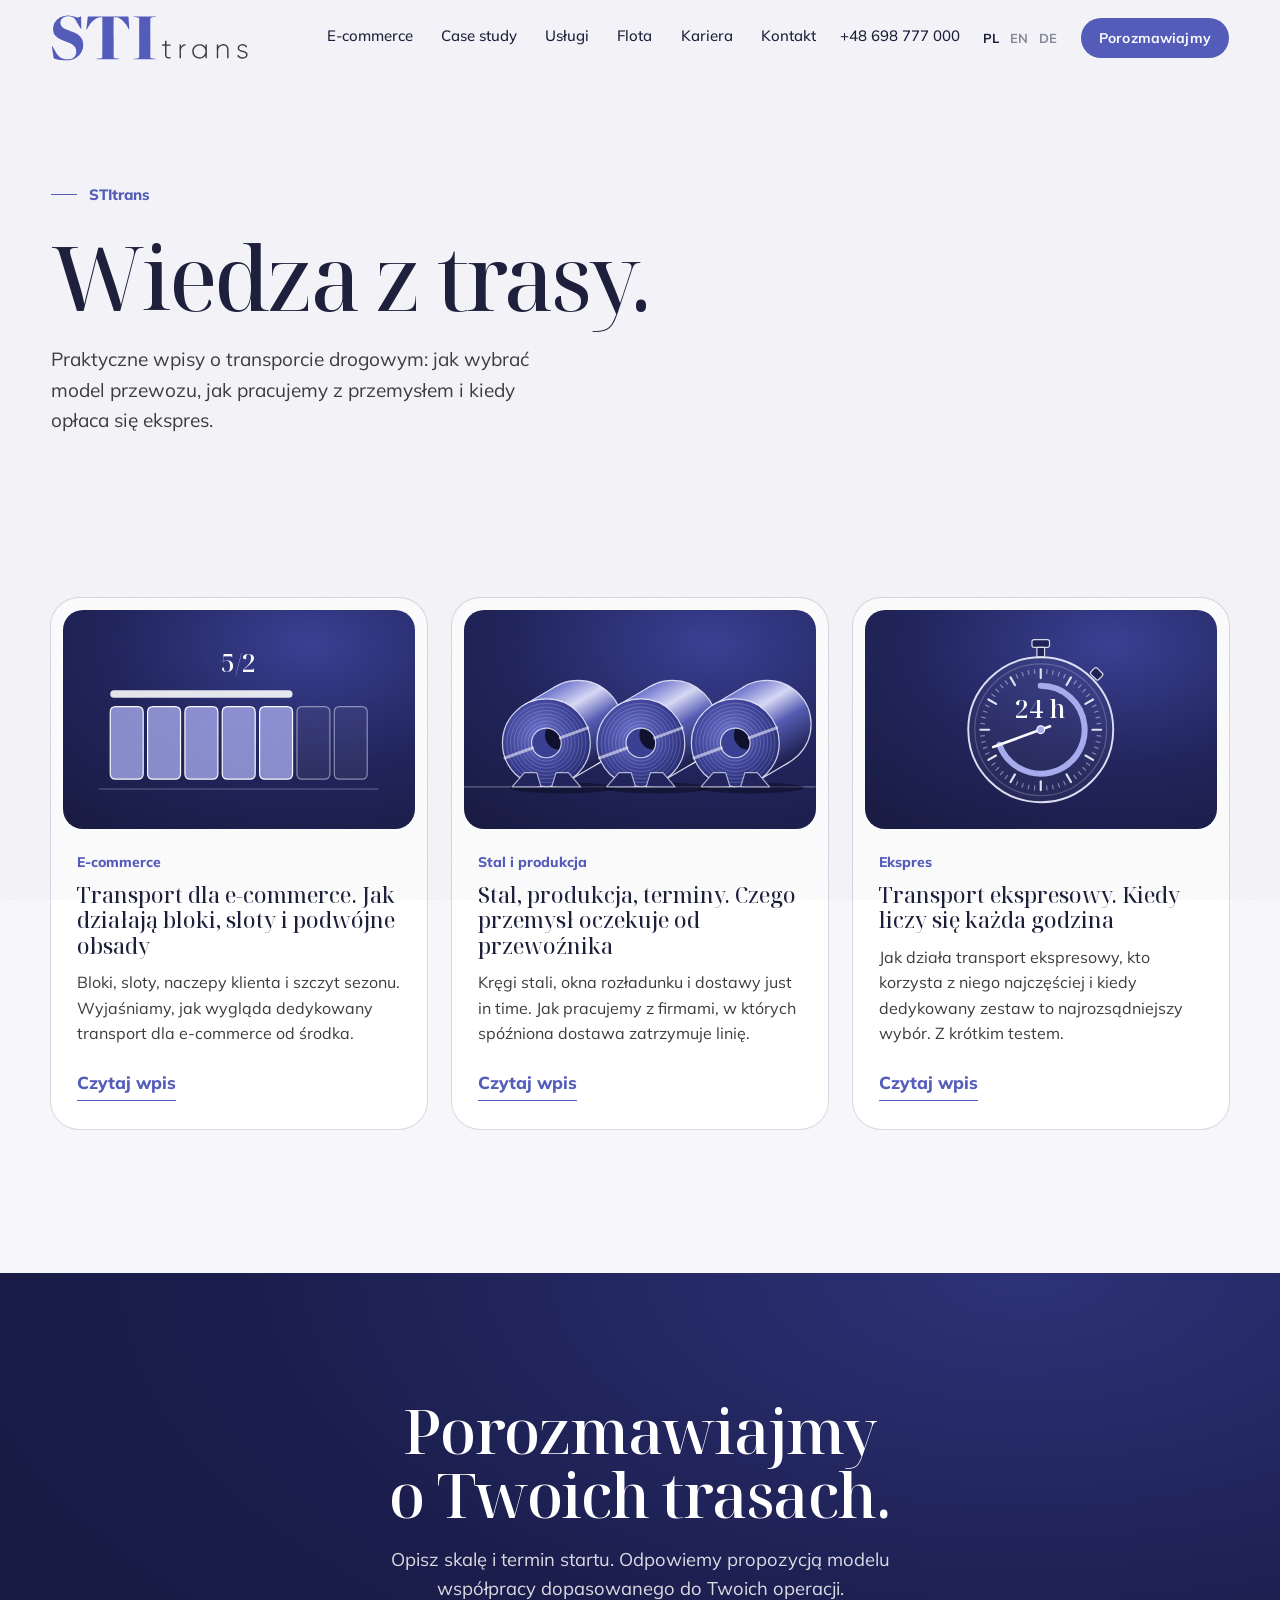
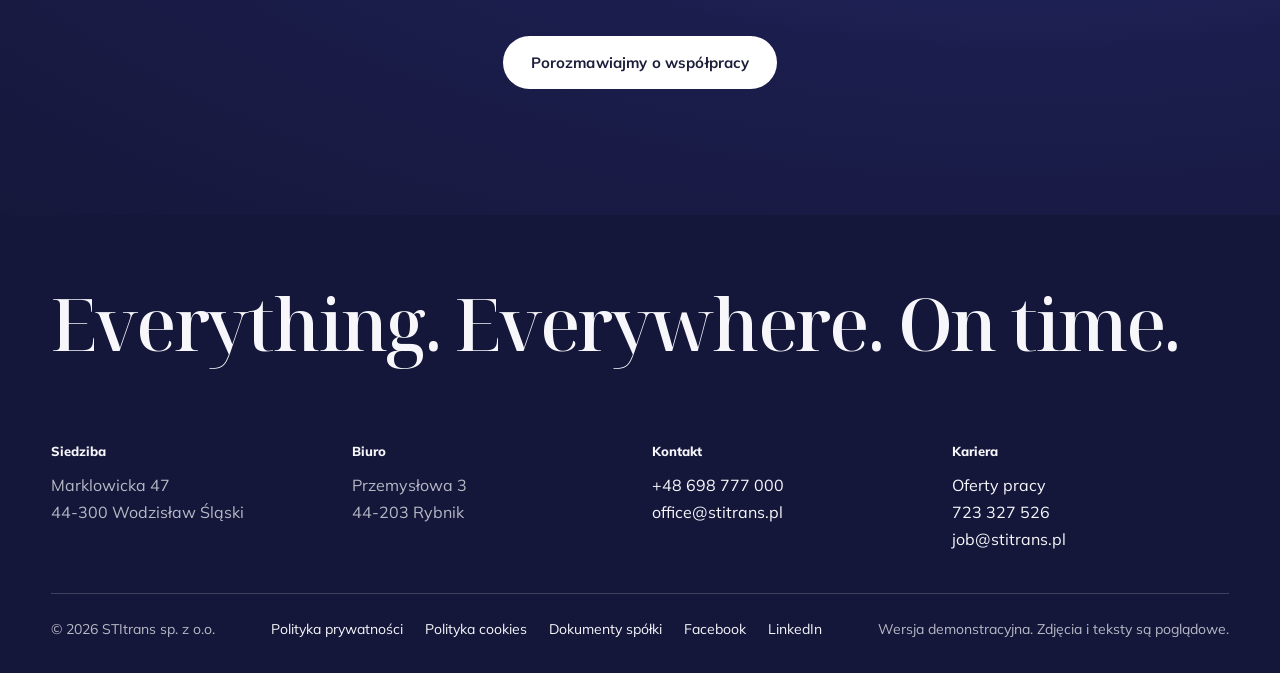
<file: blog/index.html>
<!doctype html>
<html lang="pl">
<head>
<meta charset="utf-8">
<meta name="viewport" content="width=device-width, initial-scale=1, viewport-fit=cover">
<!-- Demo: nie indeksujemy, żeby nie konkurowało ze stitrans.pl -->
<meta name="robots" content="noindex, nofollow">
<title>Wiedza z trasy | STItrans</title>
<meta name="description" content="Praktyczne wpisy o transporcie drogowym od STItrans: FTL i LTL, transport dla przemysłu, transport ekspresowy.">
<meta name="theme-color" content="#F7F7FB">
<link rel="icon" type="image/png" href="../assets/favicon.png">
<link rel="preconnect" href="https://fonts.googleapis.com">
<link rel="preconnect" href="https://fonts.gstatic.com" crossorigin>
<link rel="stylesheet" href="https://fonts.googleapis.com/css2?family=Noto+Serif+Display:ital,wght@0,400..700;1,400..700&family=Mulish:wght@300..800&display=swap">
<link rel="stylesheet" href="../css/style.css?v=e2b5a46b">
<script src="../js/vendor/lenis.min.js?v=bc6fcb5d" defer></script>
<script src="../js/i18n.js?v=5053201a" defer></script>
<script src="../js/core.js?v=abce8866" defer></script>
<script src="../js/site.js?v=57a39311" defer></script>
</head>
<body class="page">
<a class="skip" href="#tresc">Przejdź do treści</a>

<header class="site-header" id="header">
  <a class="brand" href="../index.html" aria-label="STItrans, strona główna"><span class="logo"><span class="logo__dark"></span><span class="logo__light"></span></span></a>
  <nav class="nav" aria-label="Główna nawigacja">
    <a class="has-roll" href="../index.html#e-commerce"><span class="roll"><span class="roll__in"><span>E-commerce</span><span aria-hidden="true">E-commerce</span></span></span></a>
    <a class="has-roll" href="../index.html#case-study"><span class="roll"><span class="roll__in"><span>Case study</span><span aria-hidden="true">Case study</span></span></span></a>
    <a class="has-roll" href="../index.html#oferta"><span class="roll"><span class="roll__in"><span>Usługi</span><span aria-hidden="true">Usługi</span></span></span></a>
    <a class="has-roll" href="../index.html#flota"><span class="roll"><span class="roll__in"><span>Flota</span><span aria-hidden="true">Flota</span></span></span></a>
    <a class="has-roll" href="../index.html#kariera"><span class="roll"><span class="roll__in"><span>Kariera</span><span aria-hidden="true">Kariera</span></span></span></a>
    <a class="has-roll" href="../index.html#wycena"><span class="roll"><span class="roll__in"><span>Kontakt</span><span aria-hidden="true">Kontakt</span></span></span></a>
  </nav>
  <div class="tools">
    <a class="phone has-roll" href="tel:+48698777000"><span class="roll"><span class="roll__in"><span>+48 698 777 000</span><span aria-hidden="true">+48 698 777 000</span></span></span></a>
    <div class="lang" role="group" aria-label="Wybór języka"><a href="?lang=pl" data-lang="pl" lang="pl" aria-current="true">PL</a><a href="?lang=en" data-lang="en" lang="en">EN</a><a href="?lang=de" data-lang="de" lang="de">DE</a></div>
    <a class="btn btn--small has-roll" href="../index.html#wycena"><span class="roll"><span class="roll__in"><span>Porozmawiajmy</span><span aria-hidden="true">Porozmawiajmy</span></span></span></a>
    <button class="menu-btn" id="menuBtn" type="button" aria-expanded="false" aria-controls="menu">Menu</button>
  </div>
</header>

<div class="menu" id="menu" role="dialog" aria-modal="true" aria-label="Menu">
  <div class="menu__top">
    <span class="logo"><span class="logo__dark"></span></span>
    <button class="menu-close" id="menuClose" type="button">Zamknij</button>
  </div>
  <nav class="menu__nav" aria-label="Menu mobilne">
    <a href="../index.html#e-commerce">E-commerce</a>
    <a href="../index.html#case-study">Case study</a>
    <a href="../index.html#oferta">Usługi</a>
    <a href="../index.html#flota">Flota</a>
    <a href="../index.html#kariera">Kariera</a>
    <a href="../index.html#wycena">Kontakt</a>
  </nav>
  <div class="menu__foot">
    <a href="tel:+48698777000">+48 698 777 000</a>
    <a href="mailto:office@stitrans.pl">office@stitrans.pl</a>
    <div class="lang menu__lang" role="group" aria-label="Wybór języka"><a href="?lang=pl" data-lang="pl" lang="pl" aria-current="true">PL</a><a href="?lang=en" data-lang="en" lang="en">EN</a><a href="?lang=de" data-lang="de" lang="de">DE</a></div>
  </div>
  <a class="btn" href="../index.html#wycena">Porozmawiajmy o współpracy</a>
</div>

<main id="tresc">
<section class="page-hero">
  <a class="crumb" href="../index.html">STItrans</a>
  <h1 class="page-hero__title" data-split>Wiedza z trasy.</h1>
  <p class="section-lead" data-reveal>Praktyczne wpisy o transporcie drogowym: jak wybrać model przewozu, jak pracujemy z przemysłem i kiedy opłaca się ekspres.</p>
</section>
<section class="blog" aria-label="Wpisy">
  <div class="blog__grid">
      <article class="post" data-reveal>
        <a class="post__link" href="transport-dla-e-commerce.html">
          <div class="post__cover"><svg class="cover-art" data-cover="week" viewBox="0 0 640 400" aria-hidden="true"></svg></div>
          <p class="post__tag">E-commerce</p>
          <h3 class="post__title">Transport dla e-commerce. Jak działają bloki, sloty i podwójne obsady</h3>
          <p class="post__excerpt">Bloki, sloty, naczepy klienta i szczyt sezonu. Wyjaśniamy, jak wygląda dedykowany transport dla e-commerce od środka.</p>
          <span class="post__more">Czytaj wpis</span>
        </a>
      </article>
      <article class="post" data-reveal>
        <a class="post__link" href="partner-dla-przemyslu.html">
          <div class="post__cover"><svg class="cover-art" data-cover="coils" viewBox="0 0 640 400" aria-hidden="true"></svg></div>
          <p class="post__tag">Stal i produkcja</p>
          <h3 class="post__title">Stal, produkcja, terminy. Czego przemysł oczekuje od przewoźnika</h3>
          <p class="post__excerpt">Kręgi stali, okna rozładunku i dostawy just in time. Jak pracujemy z firmami, w których spóźniona dostawa zatrzymuje linię.</p>
          <span class="post__more">Czytaj wpis</span>
        </a>
      </article>
      <article class="post" data-reveal>
        <a class="post__link" href="transport-ekspresowy.html">
          <div class="post__cover"><svg class="cover-art" data-cover="watch" viewBox="0 0 640 400" aria-hidden="true"></svg></div>
          <p class="post__tag">Ekspres</p>
          <h3 class="post__title">Transport ekspresowy. Kiedy liczy się każda godzina</h3>
          <p class="post__excerpt">Jak działa transport ekspresowy, kto korzysta z niego najczęściej i kiedy dedykowany zestaw to najrozsądniejszy wybór. Z krótkim testem.</p>
          <span class="post__more">Czytaj wpis</span>
        </a>
      </article>
  </div>
</section>
<section class="cta-band" data-header="dark" aria-labelledby="ctaTitle">
  <h2 class="cta-band__title" id="ctaTitle" data-split>Porozmawiajmy o Twoich trasach.</h2>
  <p data-reveal>Opisz skalę i termin startu. Odpowiemy propozycją modelu współpracy dopasowanego do Twoich operacji.</p>
  <a class="btn btn--light has-roll" href="../index.html#wycena" data-reveal><span class="roll"><span class="roll__in"><span>Porozmawiajmy o współpracy</span><span aria-hidden="true">Porozmawiajmy o współpracy</span></span></span></a>
</section>
</main>

<footer class="footer footer--page" id="kontakt" data-header="dark">
  <p class="footer__claim" lang="en" data-split>Everything. Everywhere. On&nbsp;time.</p>
  <div class="footer__cols">
    <div><h3>Siedziba</h3><p>Marklowicka 47<br>44-300 Wodzisław Śląski</p></div>
    <div><h3>Biuro</h3><p>Przemysłowa 3<br>44-203 Rybnik</p></div>
    <div><h3>Kontakt</h3><p><a href="tel:+48698777000">+48 698 777 000</a><br><a href="mailto:office@stitrans.pl">office@stitrans.pl</a></p></div>
    <div><h3>Kariera</h3><p><a href="../kariera.html">Oferty pracy</a><br><a href="tel:+48723327526">723 327 526</a><br><a href="mailto:job@stitrans.pl">job@stitrans.pl</a></p></div>
  </div>
  <div class="footer__bottom">
    <span>© 2026 STItrans sp. z o.o.</span>
    <nav class="footer__links" aria-label="Dokumenty i media społecznościowe">
      <a href="../polityka-prywatnosci.html">Polityka prywatności</a>
      <a href="../polityka-cookies.html">Polityka cookies</a>
      <a href="../dokumenty.html">Dokumenty spółki</a>
      <a href="https://www.facebook.com/STItrans/">Facebook</a>
      <a href="https://www.linkedin.com/company/stitrans">LinkedIn</a>
    </nav>
    <span>Wersja demonstracyjna. Zdjęcia i teksty są poglądowe.</span>
  </div>
</footer>
</body>
</html>
</file>
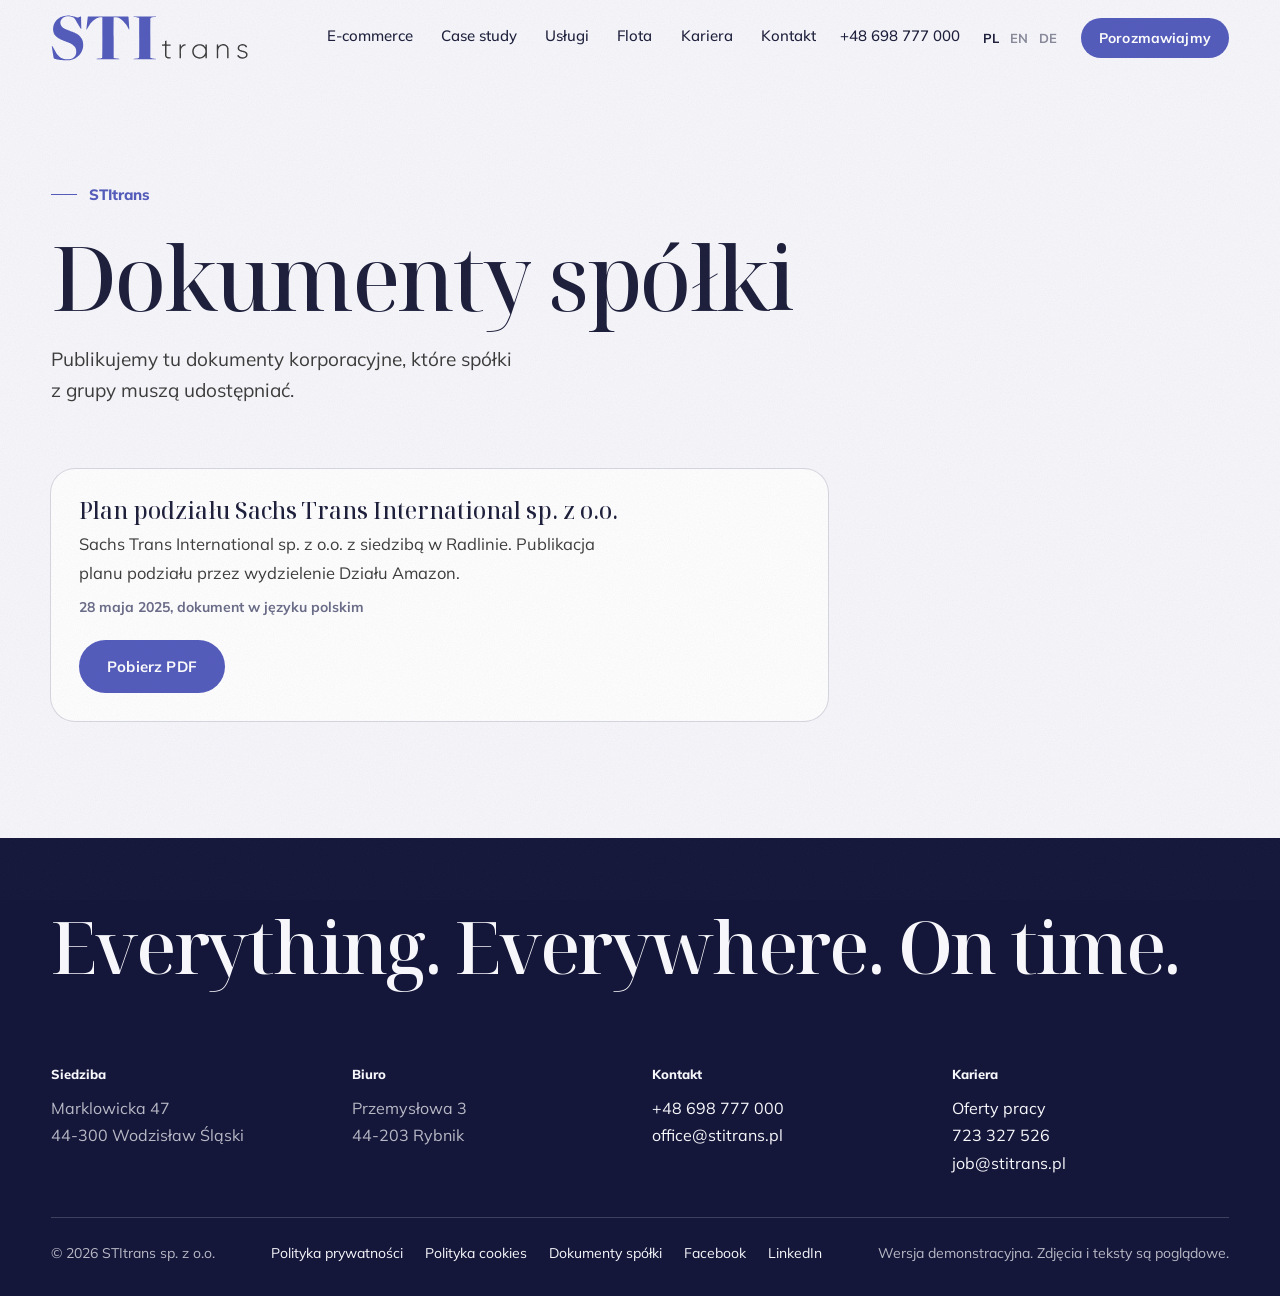
<file: dokumenty.html>
<!doctype html>
<html lang="pl">
<head>
<meta charset="utf-8">
<meta name="viewport" content="width=device-width, initial-scale=1, viewport-fit=cover">
<!-- Demo: nie indeksujemy, żeby nie konkurowało ze stitrans.pl -->
<meta name="robots" content="noindex, nofollow">
<title>Dokumenty spółki | STItrans</title>
<meta name="description" content="Dokumenty korporacyjne spółek z grupy STItrans.">
<meta name="theme-color" content="#F7F7FB">
<link rel="icon" type="image/png" href="assets/favicon.png">
<link rel="preconnect" href="https://fonts.googleapis.com">
<link rel="preconnect" href="https://fonts.gstatic.com" crossorigin>
<link rel="stylesheet" href="https://fonts.googleapis.com/css2?family=Noto+Serif+Display:ital,wght@0,400..700;1,400..700&family=Mulish:wght@300..800&display=swap">
<link rel="stylesheet" href="css/style.css?v=e2b5a46b">
<script src="js/vendor/lenis.min.js?v=bc6fcb5d" defer></script>
<script src="js/i18n.js?v=5053201a" defer></script>
<script src="js/core.js?v=abce8866" defer></script>
<script src="js/site.js?v=57a39311" defer></script>
</head>
<body class="page">
<a class="skip" href="#tresc">Przejdź do treści</a>

<header class="site-header" id="header">
  <a class="brand" href="index.html" aria-label="STItrans, strona główna"><span class="logo"><span class="logo__dark"></span><span class="logo__light"></span></span></a>
  <nav class="nav" aria-label="Główna nawigacja">
    <a class="has-roll" href="index.html#e-commerce"><span class="roll"><span class="roll__in"><span>E-commerce</span><span aria-hidden="true">E-commerce</span></span></span></a>
    <a class="has-roll" href="index.html#case-study"><span class="roll"><span class="roll__in"><span>Case study</span><span aria-hidden="true">Case study</span></span></span></a>
    <a class="has-roll" href="index.html#oferta"><span class="roll"><span class="roll__in"><span>Usługi</span><span aria-hidden="true">Usługi</span></span></span></a>
    <a class="has-roll" href="index.html#flota"><span class="roll"><span class="roll__in"><span>Flota</span><span aria-hidden="true">Flota</span></span></span></a>
    <a class="has-roll" href="index.html#kariera"><span class="roll"><span class="roll__in"><span>Kariera</span><span aria-hidden="true">Kariera</span></span></span></a>
    <a class="has-roll" href="index.html#wycena"><span class="roll"><span class="roll__in"><span>Kontakt</span><span aria-hidden="true">Kontakt</span></span></span></a>
  </nav>
  <div class="tools">
    <a class="phone has-roll" href="tel:+48698777000"><span class="roll"><span class="roll__in"><span>+48 698 777 000</span><span aria-hidden="true">+48 698 777 000</span></span></span></a>
    <div class="lang" role="group" aria-label="Wybór języka"><a href="?lang=pl" data-lang="pl" lang="pl" aria-current="true">PL</a><a href="?lang=en" data-lang="en" lang="en">EN</a><a href="?lang=de" data-lang="de" lang="de">DE</a></div>
    <a class="btn btn--small has-roll" href="index.html#wycena"><span class="roll"><span class="roll__in"><span>Porozmawiajmy</span><span aria-hidden="true">Porozmawiajmy</span></span></span></a>
    <button class="menu-btn" id="menuBtn" type="button" aria-expanded="false" aria-controls="menu">Menu</button>
  </div>
</header>

<div class="menu" id="menu" role="dialog" aria-modal="true" aria-label="Menu">
  <div class="menu__top">
    <span class="logo"><span class="logo__dark"></span></span>
    <button class="menu-close" id="menuClose" type="button">Zamknij</button>
  </div>
  <nav class="menu__nav" aria-label="Menu mobilne">
    <a href="index.html#e-commerce">E-commerce</a>
    <a href="index.html#case-study">Case study</a>
    <a href="index.html#oferta">Usługi</a>
    <a href="index.html#flota">Flota</a>
    <a href="index.html#kariera">Kariera</a>
    <a href="index.html#wycena">Kontakt</a>
  </nav>
  <div class="menu__foot">
    <a href="tel:+48698777000">+48 698 777 000</a>
    <a href="mailto:office@stitrans.pl">office@stitrans.pl</a>
    <div class="lang menu__lang" role="group" aria-label="Wybór języka"><a href="?lang=pl" data-lang="pl" lang="pl" aria-current="true">PL</a><a href="?lang=en" data-lang="en" lang="en">EN</a><a href="?lang=de" data-lang="de" lang="de">DE</a></div>
  </div>
  <a class="btn" href="index.html#wycena">Porozmawiajmy o współpracy</a>
</div>

<main id="tresc">
<section class="page-hero">
  <a class="crumb" href="index.html">STItrans</a>
  <h1 class="page-hero__title" data-split>Dokumenty spółki</h1>
  <p class="section-lead" data-reveal>Publikujemy tu dokumenty korporacyjne, które spółki z grupy muszą udostępniać.</p>
</section>
<section class="legal">
  <div class="legal__body">
    <!-- Skopiuj plik PDF ze starej strony do assets/docs/ pod tą samą nazwą -->
    <div class="doc" data-reveal>
      <div>
        <h2 class="doc__title">Plan podziału Sachs Trans International sp. z o.o.</h2>
        <p>Sachs Trans International sp. z o.o. z siedzibą w Radlinie. Publikacja planu podziału przez wydzielenie Działu Amazon.</p>
        <p class="doc__date">28 maja 2025, dokument w języku polskim</p>
      </div>
      <a class="btn has-roll" href="assets/docs/plan-podzialu-sachs-trans-international-2025-05-28.pdf" download><span class="roll"><span class="roll__in"><span>Pobierz PDF</span><span aria-hidden="true">Pobierz PDF</span></span></span></a>
    </div>
  </div>
</section>
</main>

<footer class="footer footer--page" id="kontakt" data-header="dark">
  <p class="footer__claim" lang="en" data-split>Everything. Everywhere. On&nbsp;time.</p>
  <div class="footer__cols">
    <div><h3>Siedziba</h3><p>Marklowicka 47<br>44-300 Wodzisław Śląski</p></div>
    <div><h3>Biuro</h3><p>Przemysłowa 3<br>44-203 Rybnik</p></div>
    <div><h3>Kontakt</h3><p><a href="tel:+48698777000">+48 698 777 000</a><br><a href="mailto:office@stitrans.pl">office@stitrans.pl</a></p></div>
    <div><h3>Kariera</h3><p><a href="kariera.html">Oferty pracy</a><br><a href="tel:+48723327526">723 327 526</a><br><a href="mailto:job@stitrans.pl">job@stitrans.pl</a></p></div>
  </div>
  <div class="footer__bottom">
    <span>© 2026 STItrans sp. z o.o.</span>
    <nav class="footer__links" aria-label="Dokumenty i media społecznościowe">
      <a href="polityka-prywatnosci.html">Polityka prywatności</a>
      <a href="polityka-cookies.html">Polityka cookies</a>
      <a href="dokumenty.html">Dokumenty spółki</a>
      <a href="https://www.facebook.com/STItrans/">Facebook</a>
      <a href="https://www.linkedin.com/company/stitrans">LinkedIn</a>
    </nav>
    <span>Wersja demonstracyjna. Zdjęcia i teksty są poglądowe.</span>
  </div>
</footer>
</body>
</html>
</file>
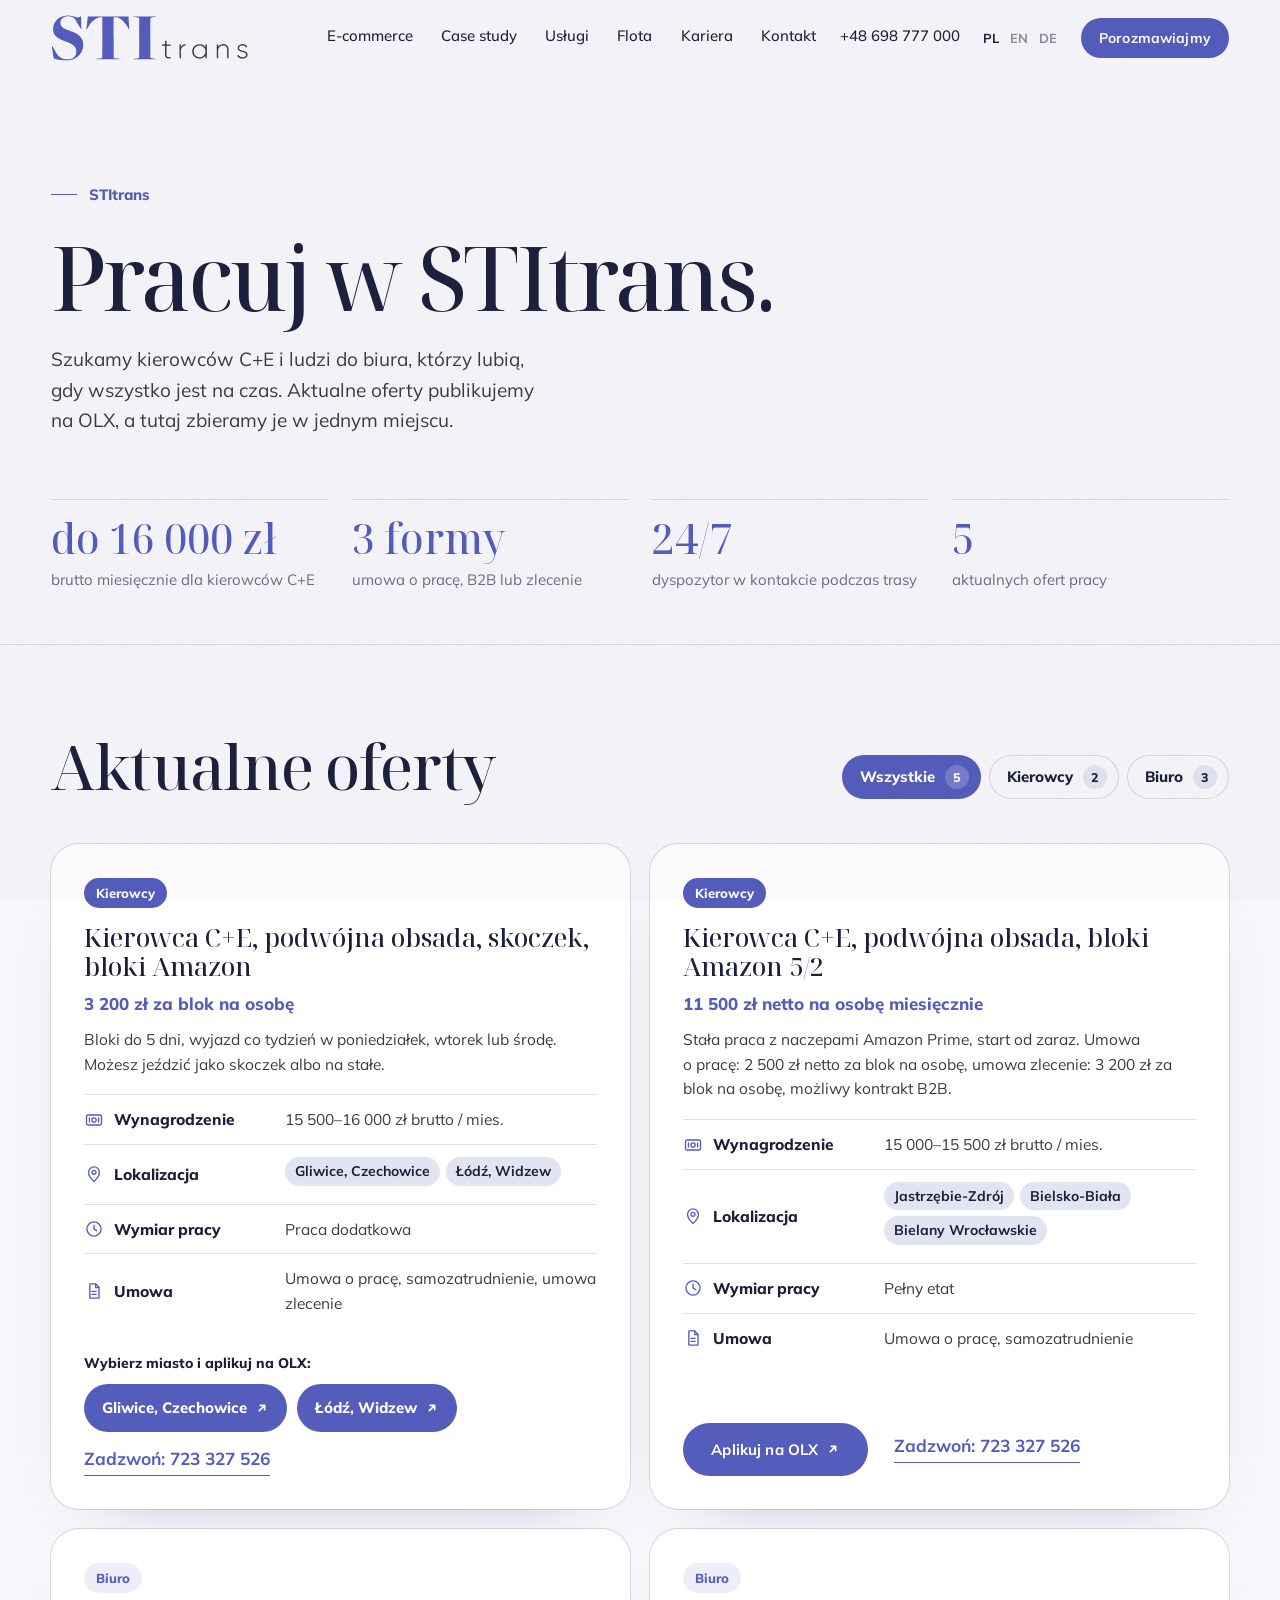
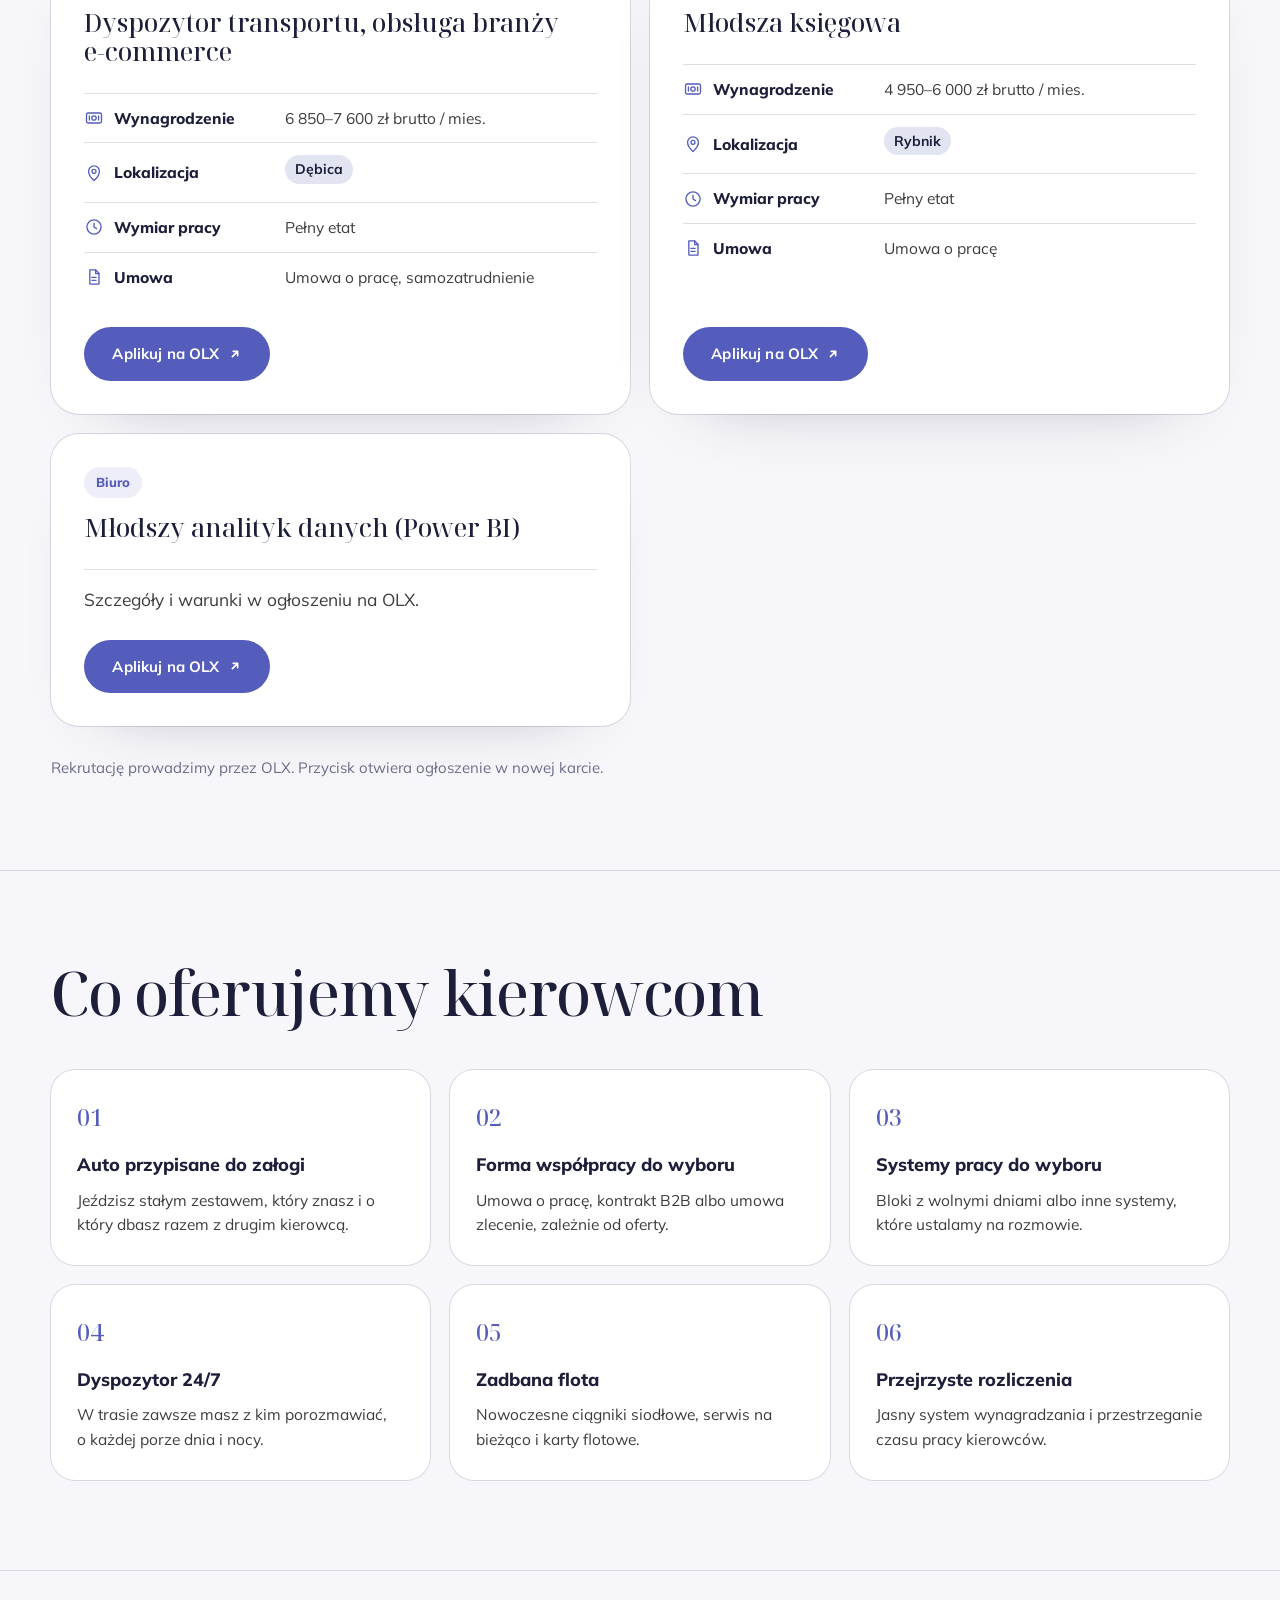
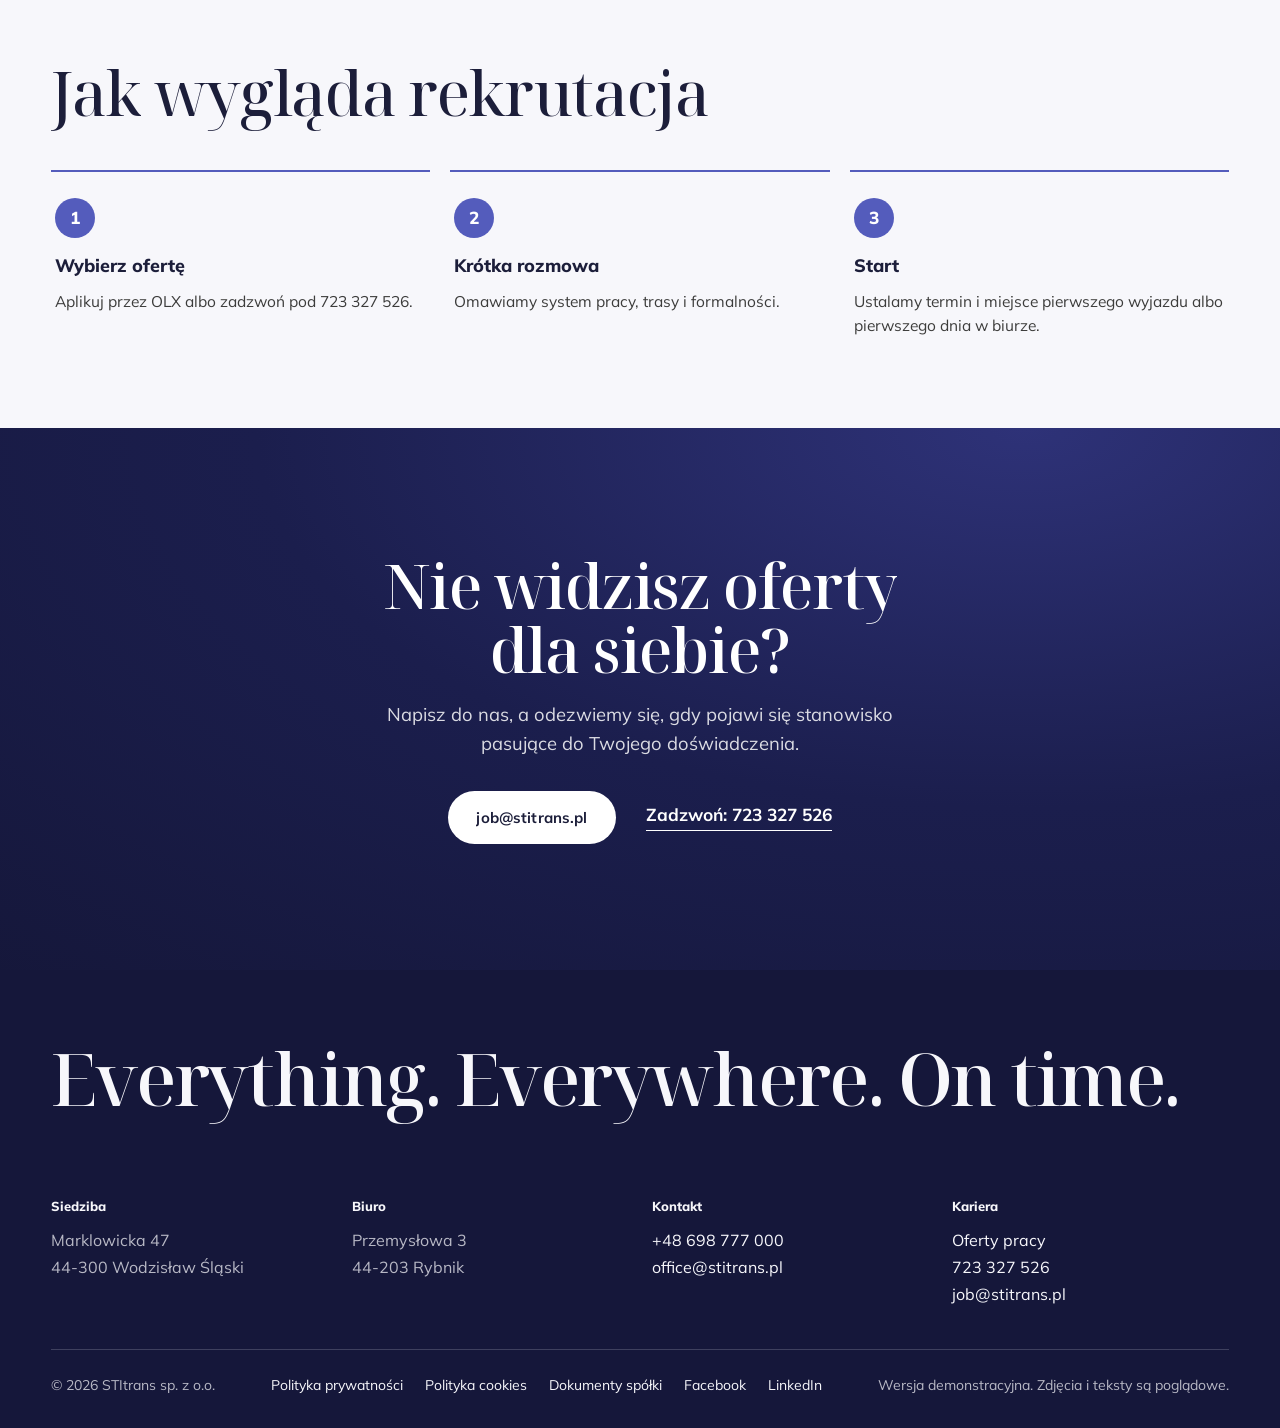
<file: kariera.html>
<!doctype html>
<html lang="pl">
<head>
<meta charset="utf-8">
<meta name="viewport" content="width=device-width, initial-scale=1, viewport-fit=cover">
<!-- Demo: nie indeksujemy, żeby nie konkurowało ze stitrans.pl -->
<meta name="robots" content="noindex, nofollow">
<title>Kariera | STItrans</title>
<meta name="description" content="Aktualne oferty pracy w STItrans: kierowcy C+E w podwójnej obsadzie, dyspozytor, księgowość i analiza danych.">
<meta name="theme-color" content="#F7F7FB">
<link rel="icon" type="image/png" href="assets/favicon.png">
<link rel="preconnect" href="https://fonts.googleapis.com">
<link rel="preconnect" href="https://fonts.gstatic.com" crossorigin>
<link rel="stylesheet" href="https://fonts.googleapis.com/css2?family=Noto+Serif+Display:ital,wght@0,400..700;1,400..700&family=Mulish:wght@300..800&display=swap">
<link rel="stylesheet" href="css/style.css?v=e2b5a46b">
<script src="js/vendor/lenis.min.js?v=bc6fcb5d" defer></script>
<script src="js/i18n.js?v=5053201a" defer></script>
<script src="js/core.js?v=abce8866" defer></script>
<script src="js/site.js?v=57a39311" defer></script>
</head>
<body class="page">
<a class="skip" href="#tresc">Przejdź do treści</a>

<header class="site-header" id="header">
  <a class="brand" href="index.html" aria-label="STItrans, strona główna"><span class="logo"><span class="logo__dark"></span><span class="logo__light"></span></span></a>
  <nav class="nav" aria-label="Główna nawigacja">
    <a class="has-roll" href="index.html#e-commerce"><span class="roll"><span class="roll__in"><span>E-commerce</span><span aria-hidden="true">E-commerce</span></span></span></a>
    <a class="has-roll" href="index.html#case-study"><span class="roll"><span class="roll__in"><span>Case study</span><span aria-hidden="true">Case study</span></span></span></a>
    <a class="has-roll" href="index.html#oferta"><span class="roll"><span class="roll__in"><span>Usługi</span><span aria-hidden="true">Usługi</span></span></span></a>
    <a class="has-roll" href="index.html#flota"><span class="roll"><span class="roll__in"><span>Flota</span><span aria-hidden="true">Flota</span></span></span></a>
    <a class="has-roll" href="index.html#kariera"><span class="roll"><span class="roll__in"><span>Kariera</span><span aria-hidden="true">Kariera</span></span></span></a>
    <a class="has-roll" href="index.html#wycena"><span class="roll"><span class="roll__in"><span>Kontakt</span><span aria-hidden="true">Kontakt</span></span></span></a>
  </nav>
  <div class="tools">
    <a class="phone has-roll" href="tel:+48698777000"><span class="roll"><span class="roll__in"><span>+48 698 777 000</span><span aria-hidden="true">+48 698 777 000</span></span></span></a>
    <div class="lang" role="group" aria-label="Wybór języka"><a href="?lang=pl" data-lang="pl" lang="pl" aria-current="true">PL</a><a href="?lang=en" data-lang="en" lang="en">EN</a><a href="?lang=de" data-lang="de" lang="de">DE</a></div>
    <a class="btn btn--small has-roll" href="index.html#wycena"><span class="roll"><span class="roll__in"><span>Porozmawiajmy</span><span aria-hidden="true">Porozmawiajmy</span></span></span></a>
    <button class="menu-btn" id="menuBtn" type="button" aria-expanded="false" aria-controls="menu">Menu</button>
  </div>
</header>

<div class="menu" id="menu" role="dialog" aria-modal="true" aria-label="Menu">
  <div class="menu__top">
    <span class="logo"><span class="logo__dark"></span></span>
    <button class="menu-close" id="menuClose" type="button">Zamknij</button>
  </div>
  <nav class="menu__nav" aria-label="Menu mobilne">
    <a href="index.html#e-commerce">E-commerce</a>
    <a href="index.html#case-study">Case study</a>
    <a href="index.html#oferta">Usługi</a>
    <a href="index.html#flota">Flota</a>
    <a href="index.html#kariera">Kariera</a>
    <a href="index.html#wycena">Kontakt</a>
  </nav>
  <div class="menu__foot">
    <a href="tel:+48698777000">+48 698 777 000</a>
    <a href="mailto:office@stitrans.pl">office@stitrans.pl</a>
    <div class="lang menu__lang" role="group" aria-label="Wybór języka"><a href="?lang=pl" data-lang="pl" lang="pl" aria-current="true">PL</a><a href="?lang=en" data-lang="en" lang="en">EN</a><a href="?lang=de" data-lang="de" lang="de">DE</a></div>
  </div>
  <a class="btn" href="index.html#wycena">Porozmawiajmy o współpracy</a>
</div>

<main id="tresc">
<section class="page-hero page-hero--jobs">
  <a class="crumb" href="index.html">STItrans</a>
  <h1 class="page-hero__title" data-split>Pracuj w STItrans.</h1>
  <p class="section-lead" data-reveal>Szukamy kierowców C+E i ludzi do biura, którzy lubią, gdy wszystko jest na czas. Aktualne oferty publikujemy na OLX, a tutaj zbieramy je w jednym miejscu.</p>
  <dl class="jobs-facts" data-reveal>
    <div><dt>do 16&nbsp;000&nbsp;zł</dt><dd>brutto miesięcznie dla kierowców C+E</dd></div>
    <div><dt>3 formy</dt><dd>umowa o pracę, B2B lub zlecenie</dd></div>
    <div><dt>24/7</dt><dd>dyspozytor w kontakcie podczas trasy</dd></div>
    <div><dt>5</dt><dd>aktualnych ofert pracy</dd></div>
  </dl>
</section>

<section class="jobs" id="oferty" aria-labelledby="jobsTitle">
  <div class="jobs__head">
    <h2 class="section-title" id="jobsTitle" data-split>Aktualne oferty</h2>
    <div class="jobs__filter" role="group" aria-label="Filtruj oferty">
      <button type="button" data-filter="all" aria-pressed="true">Wszystkie <span>5</span></button>
      <button type="button" data-filter="drivers" aria-pressed="false">Kierowcy <span>2</span></button>
      <button type="button" data-filter="office" aria-pressed="false">Biuro <span>3</span></button>
    </div>
  </div>
  <div class="jobs__list">
      <article class="job" data-cat="drivers" data-reveal>
        <p class="job__cat">Kierowcy</p>
        <h3 class="job__title">Kierowca C+E, podwójna obsada, skoczek, bloki Amazon</h3>
        <p class="job__highlight">3 200 zł za blok na osobę</p>
        <p class="job__summary">Bloki do 5 dni, wyjazd co tydzień w poniedziałek, wtorek lub środę. Możesz jeździć jako skoczek albo na stałe.</p>
        <dl class="job__meta"><div><dt><svg viewBox="0 0 24 24" aria-hidden="true"><rect x="3" y="6" width="18" height="12" rx="2"/><circle cx="12" cy="12" r="2.6"/><path d="M6.5 9.5v5M17.5 9.5v5"/></svg><span>Wynagrodzenie</span></dt><dd>15 500–16 000 zł brutto / mies.</dd></div><div><dt><svg viewBox="0 0 24 24" aria-hidden="true"><path d="M12 21s-6.5-5.6-6.5-11a6.5 6.5 0 0 1 13 0c0 5.4-6.5 11-6.5 11z"/><circle cx="12" cy="10" r="2.4"/></svg><span>Lokalizacja</span></dt><dd><span class="job__place">Gliwice, Czechowice</span><span class="job__place">Łódź, Widzew</span></dd></div><div><dt><svg viewBox="0 0 24 24" aria-hidden="true"><circle cx="12" cy="12" r="8.5"/><path d="M12 7.5V12l3 2"/></svg><span>Wymiar pracy</span></dt><dd>Praca dodatkowa</dd></div><div><dt><svg viewBox="0 0 24 24" aria-hidden="true"><path d="M7 3.5h7l4 4V20a.5.5 0 0 1-.5.5h-10A.5.5 0 0 1 7 20z"/><path d="M14 3.5V8h4M9.5 12.5h5M9.5 16h5"/></svg><span>Umowa</span></dt><dd>Umowa o pracę, samozatrudnienie, umowa zlecenie</dd></div></dl>
        <div class="job__apply"><p class="job__apply-label">Wybierz miasto i aplikuj na OLX:</p><div class="job__cities"><a class="job__city" href="https://www.olx.pl/oferta/praca/3200-zl-blok-amazon-os-podwojna-obsada-c-e-skoczek-od-zaraz-wyjazdy-co-tydzien-CID4-ID1cEWKC.html" target="_blank" rel="noopener">Gliwice, Czechowice<svg class="ext" viewBox="0 0 16 16" aria-hidden="true"><path d="M5 11 11 5M6 5h5v5"/></svg></a><a class="job__city" href="https://www.olx.pl/oferta/praca/3200-zl-blok-amazon-os-podwojna-obsada-c-e-skoczek-praca-dodatkowa-CID4-ID1bgerI.html" target="_blank" rel="noopener">Łódź, Widzew<svg class="ext" viewBox="0 0 16 16" aria-hidden="true"><path d="M5 11 11 5M6 5h5v5"/></svg></a></div></div><div class="job__cta"><a class="link has-roll" href="tel:+48723327526"><span class="roll"><span class="roll__in"><span>Zadzwoń: 723 327 526</span><span aria-hidden="true">Zadzwoń: 723 327 526</span></span></span></a></div>
      </article>
      <article class="job" data-cat="drivers" data-reveal>
        <p class="job__cat">Kierowcy</p>
        <h3 class="job__title">Kierowca C+E, podwójna obsada, bloki Amazon 5/2</h3>
        <p class="job__highlight">11 500 zł netto na osobę miesięcznie</p>
        <p class="job__summary">Stała praca z naczepami Amazon Prime, start od zaraz. Umowa o pracę: 2 500 zł netto za blok na osobę, umowa zlecenie: 3 200 zł za blok na osobę, możliwy kontrakt B2B.</p>
        <dl class="job__meta"><div><dt><svg viewBox="0 0 24 24" aria-hidden="true"><rect x="3" y="6" width="18" height="12" rx="2"/><circle cx="12" cy="12" r="2.6"/><path d="M6.5 9.5v5M17.5 9.5v5"/></svg><span>Wynagrodzenie</span></dt><dd>15 000–15 500 zł brutto / mies.</dd></div><div><dt><svg viewBox="0 0 24 24" aria-hidden="true"><path d="M12 21s-6.5-5.6-6.5-11a6.5 6.5 0 0 1 13 0c0 5.4-6.5 11-6.5 11z"/><circle cx="12" cy="10" r="2.4"/></svg><span>Lokalizacja</span></dt><dd><span class="job__place">Jastrzębie-Zdrój</span><span class="job__place">Bielsko-Biała</span><span class="job__place">Bielany Wrocławskie</span></dd></div><div><dt><svg viewBox="0 0 24 24" aria-hidden="true"><circle cx="12" cy="12" r="8.5"/><path d="M12 7.5V12l3 2"/></svg><span>Wymiar pracy</span></dt><dd>Pełny etat</dd></div><div><dt><svg viewBox="0 0 24 24" aria-hidden="true"><path d="M7 3.5h7l4 4V20a.5.5 0 0 1-.5.5h-10A.5.5 0 0 1 7 20z"/><path d="M14 3.5V8h4M9.5 12.5h5M9.5 16h5"/></svg><span>Umowa</span></dt><dd>Umowa o pracę, samozatrudnienie</dd></div></dl>
        <div class="job__cta"><a class="btn has-roll" href="https://www.olx.pl/oferta/praca/11-500-zl-netto-osoba-podwojna-obsada-kierowca-c-e-bloki-amazon-5-2-CID4-ID1cCVWc.html" target="_blank" rel="noopener"><span class="roll"><span class="roll__in"><span>Aplikuj na OLX</span><span aria-hidden="true">Aplikuj na OLX</span></span></span><svg class="ext" viewBox="0 0 16 16" aria-hidden="true"><path d="M5 11 11 5M6 5h5v5"/></svg></a><a class="link has-roll" href="tel:+48723327526"><span class="roll"><span class="roll__in"><span>Zadzwoń: 723 327 526</span><span aria-hidden="true">Zadzwoń: 723 327 526</span></span></span></a></div>
      </article>
      <article class="job" data-cat="office" data-reveal>
        <p class="job__cat">Biuro</p>
        <h3 class="job__title">Dyspozytor transportu, obsługa branży e‑commerce</h3>
        
        
        <dl class="job__meta"><div><dt><svg viewBox="0 0 24 24" aria-hidden="true"><rect x="3" y="6" width="18" height="12" rx="2"/><circle cx="12" cy="12" r="2.6"/><path d="M6.5 9.5v5M17.5 9.5v5"/></svg><span>Wynagrodzenie</span></dt><dd>6 850–7 600 zł brutto / mies.</dd></div><div><dt><svg viewBox="0 0 24 24" aria-hidden="true"><path d="M12 21s-6.5-5.6-6.5-11a6.5 6.5 0 0 1 13 0c0 5.4-6.5 11-6.5 11z"/><circle cx="12" cy="10" r="2.4"/></svg><span>Lokalizacja</span></dt><dd><span class="job__place">Dębica</span></dd></div><div><dt><svg viewBox="0 0 24 24" aria-hidden="true"><circle cx="12" cy="12" r="8.5"/><path d="M12 7.5V12l3 2"/></svg><span>Wymiar pracy</span></dt><dd>Pełny etat</dd></div><div><dt><svg viewBox="0 0 24 24" aria-hidden="true"><path d="M7 3.5h7l4 4V20a.5.5 0 0 1-.5.5h-10A.5.5 0 0 1 7 20z"/><path d="M14 3.5V8h4M9.5 12.5h5M9.5 16h5"/></svg><span>Umowa</span></dt><dd>Umowa o pracę, samozatrudnienie</dd></div></dl>
        <div class="job__cta"><a class="btn has-roll" href="https://www.olx.pl/oferta/praca/dyspozytor-transportu-obsluga-branzy-e-commerce-CID4-ID1cnDtA.html" target="_blank" rel="noopener"><span class="roll"><span class="roll__in"><span>Aplikuj na OLX</span><span aria-hidden="true">Aplikuj na OLX</span></span></span><svg class="ext" viewBox="0 0 16 16" aria-hidden="true"><path d="M5 11 11 5M6 5h5v5"/></svg></a></div>
      </article>
      <article class="job" data-cat="office" data-reveal>
        <p class="job__cat">Biuro</p>
        <h3 class="job__title">Młodsza księgowa</h3>
        
        
        <dl class="job__meta"><div><dt><svg viewBox="0 0 24 24" aria-hidden="true"><rect x="3" y="6" width="18" height="12" rx="2"/><circle cx="12" cy="12" r="2.6"/><path d="M6.5 9.5v5M17.5 9.5v5"/></svg><span>Wynagrodzenie</span></dt><dd>4 950–6 000 zł brutto / mies.</dd></div><div><dt><svg viewBox="0 0 24 24" aria-hidden="true"><path d="M12 21s-6.5-5.6-6.5-11a6.5 6.5 0 0 1 13 0c0 5.4-6.5 11-6.5 11z"/><circle cx="12" cy="10" r="2.4"/></svg><span>Lokalizacja</span></dt><dd><span class="job__place">Rybnik</span></dd></div><div><dt><svg viewBox="0 0 24 24" aria-hidden="true"><circle cx="12" cy="12" r="8.5"/><path d="M12 7.5V12l3 2"/></svg><span>Wymiar pracy</span></dt><dd>Pełny etat</dd></div><div><dt><svg viewBox="0 0 24 24" aria-hidden="true"><path d="M7 3.5h7l4 4V20a.5.5 0 0 1-.5.5h-10A.5.5 0 0 1 7 20z"/><path d="M14 3.5V8h4M9.5 12.5h5M9.5 16h5"/></svg><span>Umowa</span></dt><dd>Umowa o pracę</dd></div></dl>
        <div class="job__cta"><a class="btn has-roll" href="https://www.olx.pl/oferta/praca/mlodsza-ksiegowa-CID4-ID1chlr9.html" target="_blank" rel="noopener"><span class="roll"><span class="roll__in"><span>Aplikuj na OLX</span><span aria-hidden="true">Aplikuj na OLX</span></span></span><svg class="ext" viewBox="0 0 16 16" aria-hidden="true"><path d="M5 11 11 5M6 5h5v5"/></svg></a></div>
      </article>
      <article class="job" data-cat="office" data-reveal>
        <p class="job__cat">Biuro</p>
        <h3 class="job__title">Młodszy analityk danych (Power BI)</h3>
        
        
        <p class="job__more">Szczegóły i warunki w ogłoszeniu na OLX.</p>
        <div class="job__cta"><a class="btn has-roll" href="https://www.olx.pl/oferta/praca/mlodszy-analityk-danych-power-bi-CID4-ID1cnCxp.html" target="_blank" rel="noopener"><span class="roll"><span class="roll__in"><span>Aplikuj na OLX</span><span aria-hidden="true">Aplikuj na OLX</span></span></span><svg class="ext" viewBox="0 0 16 16" aria-hidden="true"><path d="M5 11 11 5M6 5h5v5"/></svg></a></div>
      </article>
  </div>
  <p class="jobs__note" data-reveal>Rekrutację prowadzimy przez OLX. Przycisk otwiera ogłoszenie w nowej karcie.</p>
</section>

<section class="perks" aria-labelledby="perksTitle">
  <h2 class="section-title" id="perksTitle" data-split>Co oferujemy kierowcom</h2>
  <ul class="perks__list">
    <li class="perk" data-reveal><span class="perk__num">01</span><h3>Auto przypisane do załogi</h3><p>Jeździsz stałym zestawem, który znasz i o który dbasz razem z drugim kierowcą.</p></li>
    <li class="perk" data-reveal><span class="perk__num">02</span><h3>Forma współpracy do wyboru</h3><p>Umowa o pracę, kontrakt B2B albo umowa zlecenie, zależnie od oferty.</p></li>
    <li class="perk" data-reveal><span class="perk__num">03</span><h3>Systemy pracy do wyboru</h3><p>Bloki z wolnymi dniami albo inne systemy, które ustalamy na rozmowie.</p></li>
    <li class="perk" data-reveal><span class="perk__num">04</span><h3>Dyspozytor 24/7</h3><p>W trasie zawsze masz z kim porozmawiać, o każdej porze dnia i nocy.</p></li>
    <li class="perk" data-reveal><span class="perk__num">05</span><h3>Zadbana flota</h3><p>Nowoczesne ciągniki siodłowe, serwis na bieżąco i karty flotowe.</p></li>
    <li class="perk" data-reveal><span class="perk__num">06</span><h3>Przejrzyste rozliczenia</h3><p>Jasny system wynagradzania i przestrzeganie czasu pracy kierowców.</p></li>
  </ul>
</section>

<section class="jsteps" aria-labelledby="stepsTitle">
  <h2 class="section-title" id="stepsTitle" data-split>Jak wygląda rekrutacja</h2>
  <ol class="jsteps__list">
    <li class="jstep" data-reveal><span class="jstep__num">1</span><h3>Wybierz ofertę</h3><p>Aplikuj przez OLX albo zadzwoń pod 723 327 526.</p></li>
    <li class="jstep" data-reveal><span class="jstep__num">2</span><h3>Krótka rozmowa</h3><p>Omawiamy system pracy, trasy i formalności.</p></li>
    <li class="jstep" data-reveal><span class="jstep__num">3</span><h3>Start</h3><p>Ustalamy termin i miejsce pierwszego wyjazdu albo pierwszego dnia w biurze.</p></li>
  </ol>
</section>

<section class="cta-band" data-header="dark" aria-labelledby="jcTitle">
  <h2 class="cta-band__title" id="jcTitle" data-split>Nie widzisz oferty dla siebie?</h2>
  <p data-reveal>Napisz do nas, a odezwiemy się, gdy pojawi się stanowisko pasujące do Twojego doświadczenia.</p>
  <div class="jobs-contact__cta" data-reveal><a class="btn btn--light has-roll" href="mailto:job@stitrans.pl"><span class="roll"><span class="roll__in"><span>job@stitrans.pl</span><span aria-hidden="true">job@stitrans.pl</span></span></span></a><a class="link link--light has-roll" href="tel:+48723327526"><span class="roll"><span class="roll__in"><span>Zadzwoń: 723 327 526</span><span aria-hidden="true">Zadzwoń: 723 327 526</span></span></span></a></div>
</section>
</main>

<footer class="footer footer--page" id="kontakt" data-header="dark">
  <p class="footer__claim" lang="en" data-split>Everything. Everywhere. On&nbsp;time.</p>
  <div class="footer__cols">
    <div><h3>Siedziba</h3><p>Marklowicka 47<br>44-300 Wodzisław Śląski</p></div>
    <div><h3>Biuro</h3><p>Przemysłowa 3<br>44-203 Rybnik</p></div>
    <div><h3>Kontakt</h3><p><a href="tel:+48698777000">+48 698 777 000</a><br><a href="mailto:office@stitrans.pl">office@stitrans.pl</a></p></div>
    <div><h3>Kariera</h3><p><a href="kariera.html">Oferty pracy</a><br><a href="tel:+48723327526">723 327 526</a><br><a href="mailto:job@stitrans.pl">job@stitrans.pl</a></p></div>
  </div>
  <div class="footer__bottom">
    <span>© 2026 STItrans sp. z o.o.</span>
    <nav class="footer__links" aria-label="Dokumenty i media społecznościowe">
      <a href="polityka-prywatnosci.html">Polityka prywatności</a>
      <a href="polityka-cookies.html">Polityka cookies</a>
      <a href="dokumenty.html">Dokumenty spółki</a>
      <a href="https://www.facebook.com/STItrans/">Facebook</a>
      <a href="https://www.linkedin.com/company/stitrans">LinkedIn</a>
    </nav>
    <span>Wersja demonstracyjna. Zdjęcia i teksty są poglądowe.</span>
  </div>
</footer>
</body>
</html>
</file>
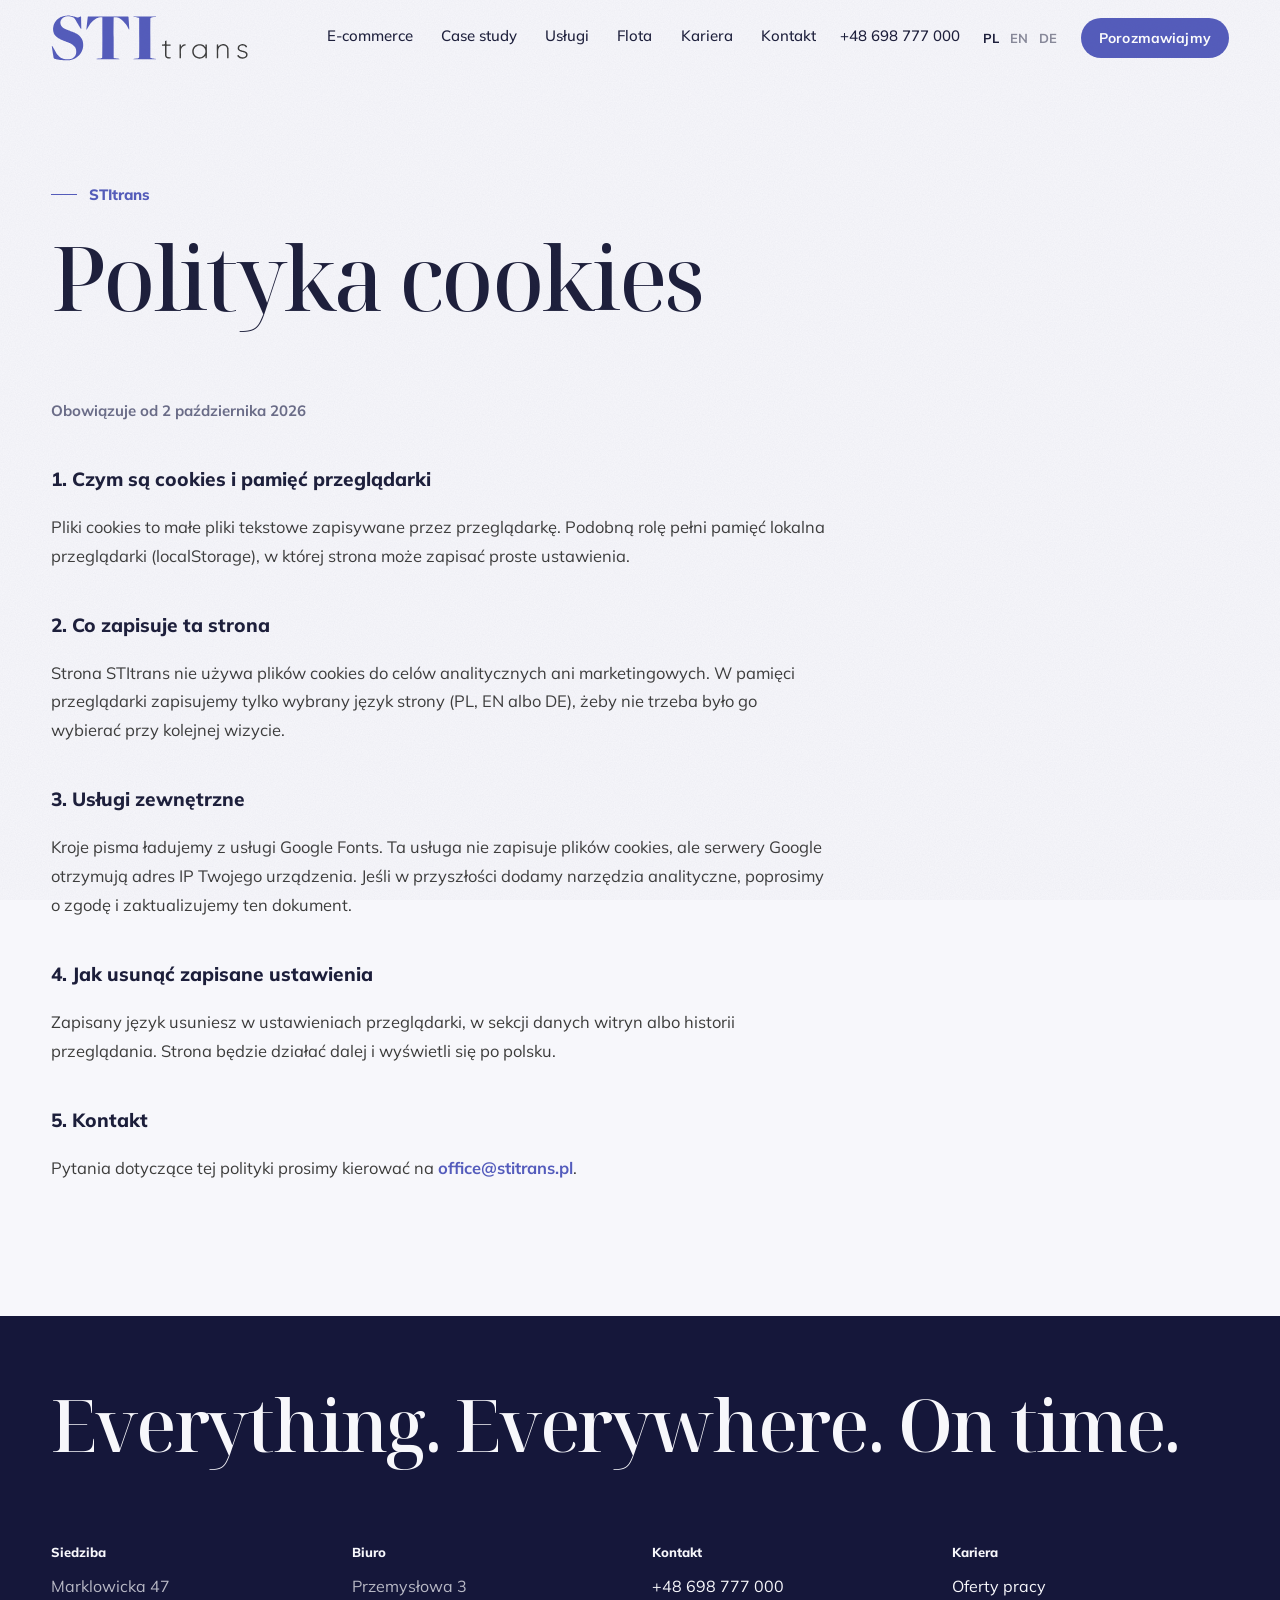
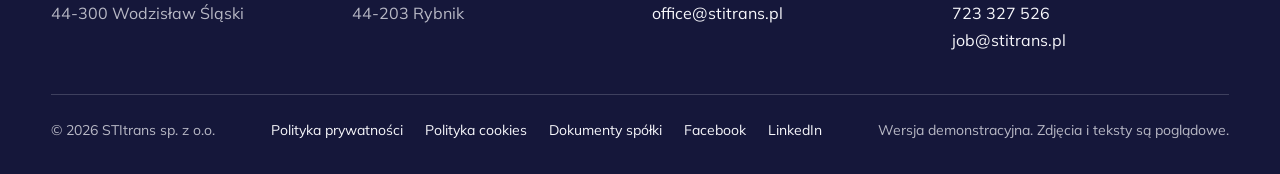
<file: polityka-cookies.html>
<!doctype html>
<html lang="pl">
<head>
<meta charset="utf-8">
<meta name="viewport" content="width=device-width, initial-scale=1, viewport-fit=cover">
<!-- Demo: nie indeksujemy, żeby nie konkurowało ze stitrans.pl -->
<meta name="robots" content="noindex, nofollow">
<title>Polityka cookies | STItrans</title>
<meta name="description" content="Polityka cookies serwisu STItrans.">
<meta name="theme-color" content="#F7F7FB">
<link rel="icon" type="image/png" href="assets/favicon.png">
<link rel="preconnect" href="https://fonts.googleapis.com">
<link rel="preconnect" href="https://fonts.gstatic.com" crossorigin>
<link rel="stylesheet" href="https://fonts.googleapis.com/css2?family=Noto+Serif+Display:ital,wght@0,400..700;1,400..700&family=Mulish:wght@300..800&display=swap">
<link rel="stylesheet" href="css/style.css?v=e2b5a46b">
<script src="js/vendor/lenis.min.js?v=bc6fcb5d" defer></script>
<script src="js/i18n.js?v=5053201a" defer></script>
<script src="js/core.js?v=abce8866" defer></script>
<script src="js/site.js?v=57a39311" defer></script>
</head>
<body class="page">
<a class="skip" href="#tresc">Przejdź do treści</a>

<header class="site-header" id="header">
  <a class="brand" href="index.html" aria-label="STItrans, strona główna"><span class="logo"><span class="logo__dark"></span><span class="logo__light"></span></span></a>
  <nav class="nav" aria-label="Główna nawigacja">
    <a class="has-roll" href="index.html#e-commerce"><span class="roll"><span class="roll__in"><span>E-commerce</span><span aria-hidden="true">E-commerce</span></span></span></a>
    <a class="has-roll" href="index.html#case-study"><span class="roll"><span class="roll__in"><span>Case study</span><span aria-hidden="true">Case study</span></span></span></a>
    <a class="has-roll" href="index.html#oferta"><span class="roll"><span class="roll__in"><span>Usługi</span><span aria-hidden="true">Usługi</span></span></span></a>
    <a class="has-roll" href="index.html#flota"><span class="roll"><span class="roll__in"><span>Flota</span><span aria-hidden="true">Flota</span></span></span></a>
    <a class="has-roll" href="index.html#kariera"><span class="roll"><span class="roll__in"><span>Kariera</span><span aria-hidden="true">Kariera</span></span></span></a>
    <a class="has-roll" href="index.html#wycena"><span class="roll"><span class="roll__in"><span>Kontakt</span><span aria-hidden="true">Kontakt</span></span></span></a>
  </nav>
  <div class="tools">
    <a class="phone has-roll" href="tel:+48698777000"><span class="roll"><span class="roll__in"><span>+48 698 777 000</span><span aria-hidden="true">+48 698 777 000</span></span></span></a>
    <div class="lang" role="group" aria-label="Wybór języka"><a href="?lang=pl" data-lang="pl" lang="pl" aria-current="true">PL</a><a href="?lang=en" data-lang="en" lang="en">EN</a><a href="?lang=de" data-lang="de" lang="de">DE</a></div>
    <a class="btn btn--small has-roll" href="index.html#wycena"><span class="roll"><span class="roll__in"><span>Porozmawiajmy</span><span aria-hidden="true">Porozmawiajmy</span></span></span></a>
    <button class="menu-btn" id="menuBtn" type="button" aria-expanded="false" aria-controls="menu">Menu</button>
  </div>
</header>

<div class="menu" id="menu" role="dialog" aria-modal="true" aria-label="Menu">
  <div class="menu__top">
    <span class="logo"><span class="logo__dark"></span></span>
    <button class="menu-close" id="menuClose" type="button">Zamknij</button>
  </div>
  <nav class="menu__nav" aria-label="Menu mobilne">
    <a href="index.html#e-commerce">E-commerce</a>
    <a href="index.html#case-study">Case study</a>
    <a href="index.html#oferta">Usługi</a>
    <a href="index.html#flota">Flota</a>
    <a href="index.html#kariera">Kariera</a>
    <a href="index.html#wycena">Kontakt</a>
  </nav>
  <div class="menu__foot">
    <a href="tel:+48698777000">+48 698 777 000</a>
    <a href="mailto:office@stitrans.pl">office@stitrans.pl</a>
    <div class="lang menu__lang" role="group" aria-label="Wybór języka"><a href="?lang=pl" data-lang="pl" lang="pl" aria-current="true">PL</a><a href="?lang=en" data-lang="en" lang="en">EN</a><a href="?lang=de" data-lang="de" lang="de">DE</a></div>
  </div>
  <a class="btn" href="index.html#wycena">Porozmawiajmy o współpracy</a>
</div>

<main id="tresc">
<section class="page-hero">
  <a class="crumb" href="index.html">STItrans</a>
  <h1 class="page-hero__title" data-split>Polityka cookies</h1>
</section>
<section class="legal">
  <div class="legal__body">
    <p class="legal__meta">Obowiązuje od 2 października 2026</p>
    <p class="legal__notice" data-lang-block="en" lang="en" hidden>This cookie policy is currently available in Polish. In short: the site does not use analytics or marketing cookies and only remembers your chosen language in the browser.</p>
    <p class="legal__notice" data-lang-block="de" lang="de" hidden>Diese Cookie-Richtlinie ist derzeit nur auf Polnisch verfügbar. Kurz gesagt: Die Website verwendet keine Analyse- oder Marketing-Cookies und speichert im Browser nur die gewählte Sprache.</p>
    <div lang="pl" data-no-i18n>
<h2>1. Czym są cookies i&nbsp;pamięć przeglądarki</h2>
<p>Pliki cookies to małe pliki tekstowe zapisywane przez przeglądarkę. Podobną rolę pełni pamięć lokalna przeglądarki (localStorage), w&nbsp;której strona może zapisać proste ustawienia.</p>
<h2>2. Co zapisuje ta strona</h2>
<p>Strona STItrans nie używa plików cookies do celów analitycznych ani marketingowych. W&nbsp;pamięci przeglądarki zapisujemy tylko wybrany język strony (PL, EN albo DE), żeby nie trzeba było go wybierać przy kolejnej wizycie.</p>
<h2>3. Usługi zewnętrzne</h2>
<p>Kroje pisma ładujemy z&nbsp;usługi Google Fonts. Ta usługa nie zapisuje plików cookies, ale serwery Google otrzymują adres IP Twojego urządzenia. Jeśli w&nbsp;przyszłości dodamy narzędzia analityczne, poprosimy o&nbsp;zgodę i&nbsp;zaktualizujemy ten dokument.</p>
<h2>4. Jak usunąć zapisane ustawienia</h2>
<p>Zapisany język usuniesz w&nbsp;ustawieniach przeglądarki, w&nbsp;sekcji danych witryn albo historii przeglądania. Strona będzie działać dalej i&nbsp;wyświetli się po polsku.</p>
<h2>5. Kontakt</h2>
<p>Pytania dotyczące tej polityki prosimy kierować na <a href="mailto:office@stitrans.pl">office@stitrans.pl</a>.</p>
    </div>
  </div>
</section>
</main>

<footer class="footer footer--page" id="kontakt" data-header="dark">
  <p class="footer__claim" lang="en" data-split>Everything. Everywhere. On&nbsp;time.</p>
  <div class="footer__cols">
    <div><h3>Siedziba</h3><p>Marklowicka 47<br>44-300 Wodzisław Śląski</p></div>
    <div><h3>Biuro</h3><p>Przemysłowa 3<br>44-203 Rybnik</p></div>
    <div><h3>Kontakt</h3><p><a href="tel:+48698777000">+48 698 777 000</a><br><a href="mailto:office@stitrans.pl">office@stitrans.pl</a></p></div>
    <div><h3>Kariera</h3><p><a href="kariera.html">Oferty pracy</a><br><a href="tel:+48723327526">723 327 526</a><br><a href="mailto:job@stitrans.pl">job@stitrans.pl</a></p></div>
  </div>
  <div class="footer__bottom">
    <span>© 2026 STItrans sp. z o.o.</span>
    <nav class="footer__links" aria-label="Dokumenty i media społecznościowe">
      <a href="polityka-prywatnosci.html">Polityka prywatności</a>
      <a href="polityka-cookies.html">Polityka cookies</a>
      <a href="dokumenty.html">Dokumenty spółki</a>
      <a href="https://www.facebook.com/STItrans/">Facebook</a>
      <a href="https://www.linkedin.com/company/stitrans">LinkedIn</a>
    </nav>
    <span>Wersja demonstracyjna. Zdjęcia i teksty są poglądowe.</span>
  </div>
</footer>
</body>
</html>
</file>
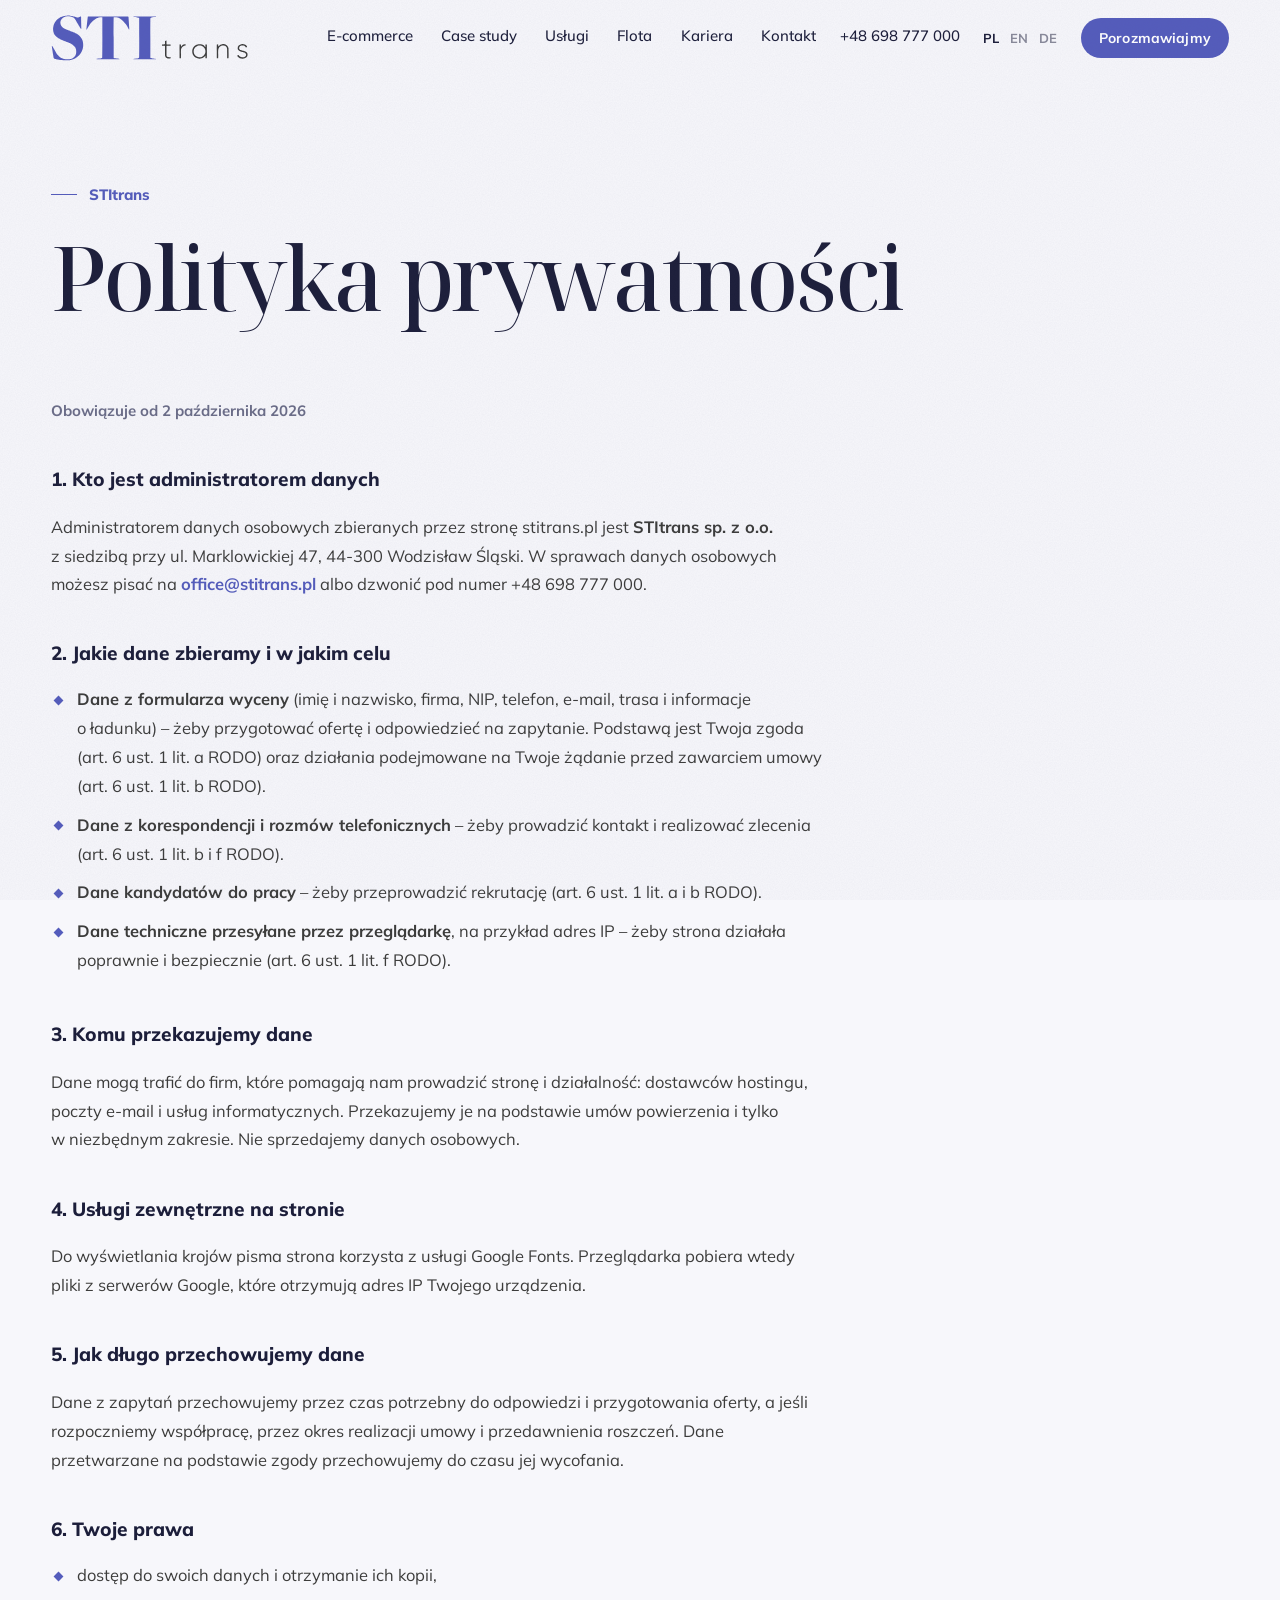
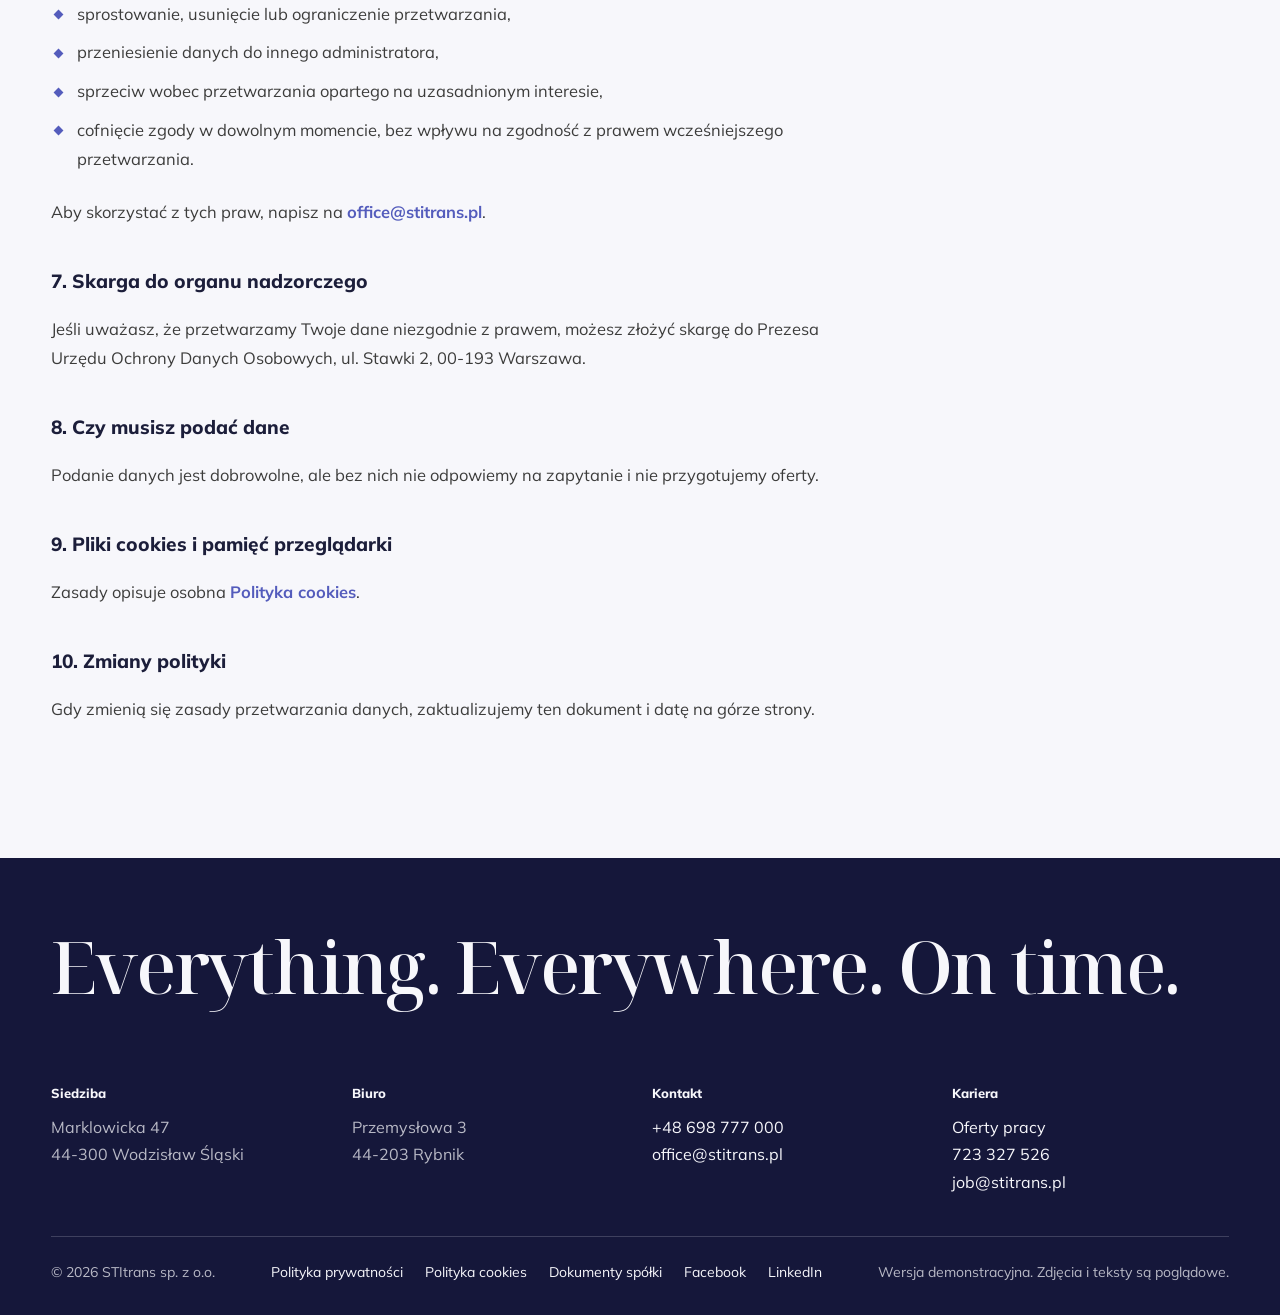
<file: polityka-prywatnosci.html>
<!doctype html>
<html lang="pl">
<head>
<meta charset="utf-8">
<meta name="viewport" content="width=device-width, initial-scale=1, viewport-fit=cover">
<!-- Demo: nie indeksujemy, żeby nie konkurowało ze stitrans.pl -->
<meta name="robots" content="noindex, nofollow">
<title>Polityka prywatności | STItrans</title>
<meta name="description" content="Polityka prywatności serwisu STItrans.">
<meta name="theme-color" content="#F7F7FB">
<link rel="icon" type="image/png" href="assets/favicon.png">
<link rel="preconnect" href="https://fonts.googleapis.com">
<link rel="preconnect" href="https://fonts.gstatic.com" crossorigin>
<link rel="stylesheet" href="https://fonts.googleapis.com/css2?family=Noto+Serif+Display:ital,wght@0,400..700;1,400..700&family=Mulish:wght@300..800&display=swap">
<link rel="stylesheet" href="css/style.css?v=e2b5a46b">
<script src="js/vendor/lenis.min.js?v=bc6fcb5d" defer></script>
<script src="js/i18n.js?v=5053201a" defer></script>
<script src="js/core.js?v=abce8866" defer></script>
<script src="js/site.js?v=57a39311" defer></script>
</head>
<body class="page">
<a class="skip" href="#tresc">Przejdź do treści</a>

<header class="site-header" id="header">
  <a class="brand" href="index.html" aria-label="STItrans, strona główna"><span class="logo"><span class="logo__dark"></span><span class="logo__light"></span></span></a>
  <nav class="nav" aria-label="Główna nawigacja">
    <a class="has-roll" href="index.html#e-commerce"><span class="roll"><span class="roll__in"><span>E-commerce</span><span aria-hidden="true">E-commerce</span></span></span></a>
    <a class="has-roll" href="index.html#case-study"><span class="roll"><span class="roll__in"><span>Case study</span><span aria-hidden="true">Case study</span></span></span></a>
    <a class="has-roll" href="index.html#oferta"><span class="roll"><span class="roll__in"><span>Usługi</span><span aria-hidden="true">Usługi</span></span></span></a>
    <a class="has-roll" href="index.html#flota"><span class="roll"><span class="roll__in"><span>Flota</span><span aria-hidden="true">Flota</span></span></span></a>
    <a class="has-roll" href="index.html#kariera"><span class="roll"><span class="roll__in"><span>Kariera</span><span aria-hidden="true">Kariera</span></span></span></a>
    <a class="has-roll" href="index.html#wycena"><span class="roll"><span class="roll__in"><span>Kontakt</span><span aria-hidden="true">Kontakt</span></span></span></a>
  </nav>
  <div class="tools">
    <a class="phone has-roll" href="tel:+48698777000"><span class="roll"><span class="roll__in"><span>+48 698 777 000</span><span aria-hidden="true">+48 698 777 000</span></span></span></a>
    <div class="lang" role="group" aria-label="Wybór języka"><a href="?lang=pl" data-lang="pl" lang="pl" aria-current="true">PL</a><a href="?lang=en" data-lang="en" lang="en">EN</a><a href="?lang=de" data-lang="de" lang="de">DE</a></div>
    <a class="btn btn--small has-roll" href="index.html#wycena"><span class="roll"><span class="roll__in"><span>Porozmawiajmy</span><span aria-hidden="true">Porozmawiajmy</span></span></span></a>
    <button class="menu-btn" id="menuBtn" type="button" aria-expanded="false" aria-controls="menu">Menu</button>
  </div>
</header>

<div class="menu" id="menu" role="dialog" aria-modal="true" aria-label="Menu">
  <div class="menu__top">
    <span class="logo"><span class="logo__dark"></span></span>
    <button class="menu-close" id="menuClose" type="button">Zamknij</button>
  </div>
  <nav class="menu__nav" aria-label="Menu mobilne">
    <a href="index.html#e-commerce">E-commerce</a>
    <a href="index.html#case-study">Case study</a>
    <a href="index.html#oferta">Usługi</a>
    <a href="index.html#flota">Flota</a>
    <a href="index.html#kariera">Kariera</a>
    <a href="index.html#wycena">Kontakt</a>
  </nav>
  <div class="menu__foot">
    <a href="tel:+48698777000">+48 698 777 000</a>
    <a href="mailto:office@stitrans.pl">office@stitrans.pl</a>
    <div class="lang menu__lang" role="group" aria-label="Wybór języka"><a href="?lang=pl" data-lang="pl" lang="pl" aria-current="true">PL</a><a href="?lang=en" data-lang="en" lang="en">EN</a><a href="?lang=de" data-lang="de" lang="de">DE</a></div>
  </div>
  <a class="btn" href="index.html#wycena">Porozmawiajmy o współpracy</a>
</div>

<main id="tresc">
<section class="page-hero">
  <a class="crumb" href="index.html">STItrans</a>
  <h1 class="page-hero__title" data-split>Polityka prywatności</h1>
</section>
<section class="legal">
  <div class="legal__body">
    <p class="legal__meta">Obowiązuje od 2 października 2026</p>
    <p class="legal__notice" data-lang-block="en" lang="en" hidden>This privacy policy is currently available in Polish. If you have any questions about how we process your data, write to us at office@stitrans.pl.</p>
    <p class="legal__notice" data-lang-block="de" lang="de" hidden>Diese Datenschutzerklärung ist derzeit nur auf Polnisch verfügbar. Bei Fragen zur Verarbeitung Ihrer Daten schreiben Sie uns an office@stitrans.pl.</p>
    <div lang="pl" data-no-i18n>
<h2>1. Kto jest administratorem danych</h2>
<p>Administratorem danych osobowych zbieranych przez stronę stitrans.pl jest <strong>STItrans sp. z&nbsp;o.o.</strong> z&nbsp;siedzibą przy ul. Marklowickiej 47, 44-300 Wodzisław Śląski. W&nbsp;sprawach danych osobowych możesz pisać na <a href="mailto:office@stitrans.pl">office@stitrans.pl</a> albo dzwonić pod numer +48 698 777 000.</p>
<h2>2. Jakie dane zbieramy i&nbsp;w jakim celu</h2>
<ul>
<li><strong>Dane z&nbsp;formularza wyceny</strong> (imię i&nbsp;nazwisko, firma, NIP, telefon, e-mail, trasa i&nbsp;informacje o&nbsp;ładunku) – żeby przygotować ofertę i&nbsp;odpowiedzieć na zapytanie. Podstawą jest Twoja zgoda (art. 6 ust. 1 lit. a&nbsp;RODO) oraz działania podejmowane na Twoje żądanie przed zawarciem umowy (art. 6 ust. 1 lit. b RODO).</li>
<li><strong>Dane z&nbsp;korespondencji i&nbsp;rozmów telefonicznych</strong> – żeby prowadzić kontakt i&nbsp;realizować zlecenia (art. 6 ust. 1 lit. b i&nbsp;f RODO).</li>
<li><strong>Dane kandydatów do pracy</strong> – żeby przeprowadzić rekrutację (art. 6 ust. 1 lit. a&nbsp;i b RODO).</li>
<li><strong>Dane techniczne przesyłane przez przeglądarkę</strong>, na przykład adres IP – żeby strona działała poprawnie i&nbsp;bezpiecznie (art. 6 ust. 1 lit. f RODO).</li>
</ul>
<h2>3. Komu przekazujemy dane</h2>
<p>Dane mogą trafić do firm, które pomagają nam prowadzić stronę i&nbsp;działalność: dostawców hostingu, poczty e-mail i&nbsp;usług informatycznych. Przekazujemy je na podstawie umów powierzenia i&nbsp;tylko w&nbsp;niezbędnym zakresie. Nie sprzedajemy danych osobowych.</p>
<h2>4. Usługi zewnętrzne na stronie</h2>
<p>Do wyświetlania krojów pisma strona korzysta z&nbsp;usługi Google Fonts. Przeglądarka pobiera wtedy pliki z&nbsp;serwerów Google, które otrzymują adres IP Twojego urządzenia.</p>
<h2>5. Jak długo przechowujemy dane</h2>
<p>Dane z&nbsp;zapytań przechowujemy przez czas potrzebny do odpowiedzi i&nbsp;przygotowania oferty, a&nbsp;jeśli rozpoczniemy współpracę, przez okres realizacji umowy i&nbsp;przedawnienia roszczeń. Dane przetwarzane na podstawie zgody przechowujemy do czasu jej wycofania.</p>
<h2>6. Twoje prawa</h2>
<ul>
<li>dostęp do swoich danych i&nbsp;otrzymanie ich kopii,</li>
<li>sprostowanie, usunięcie lub ograniczenie przetwarzania,</li>
<li>przeniesienie danych do innego administratora,</li>
<li>sprzeciw wobec przetwarzania opartego na uzasadnionym interesie,</li>
<li>cofnięcie zgody w&nbsp;dowolnym momencie, bez wpływu na zgodność z&nbsp;prawem wcześniejszego przetwarzania.</li>
</ul>
<p>Aby skorzystać z&nbsp;tych praw, napisz na <a href="mailto:office@stitrans.pl">office@stitrans.pl</a>.</p>
<h2>7. Skarga do organu nadzorczego</h2>
<p>Jeśli uważasz, że przetwarzamy Twoje dane niezgodnie z&nbsp;prawem, możesz złożyć skargę do Prezesa Urzędu Ochrony Danych Osobowych, ul. Stawki 2, 00-193 Warszawa.</p>
<h2>8. Czy musisz podać dane</h2>
<p>Podanie danych jest dobrowolne, ale bez nich nie odpowiemy na zapytanie i&nbsp;nie przygotujemy oferty.</p>
<h2>9. Pliki cookies i&nbsp;pamięć przeglądarki</h2>
<p>Zasady opisuje osobna <a href="polityka-cookies.html">Polityka cookies</a>.</p>
<h2>10. Zmiany polityki</h2>
<p>Gdy zmienią się zasady przetwarzania danych, zaktualizujemy ten dokument i&nbsp;datę na górze strony.</p>
    </div>
  </div>
</section>
</main>

<footer class="footer footer--page" id="kontakt" data-header="dark">
  <p class="footer__claim" lang="en" data-split>Everything. Everywhere. On&nbsp;time.</p>
  <div class="footer__cols">
    <div><h3>Siedziba</h3><p>Marklowicka 47<br>44-300 Wodzisław Śląski</p></div>
    <div><h3>Biuro</h3><p>Przemysłowa 3<br>44-203 Rybnik</p></div>
    <div><h3>Kontakt</h3><p><a href="tel:+48698777000">+48 698 777 000</a><br><a href="mailto:office@stitrans.pl">office@stitrans.pl</a></p></div>
    <div><h3>Kariera</h3><p><a href="kariera.html">Oferty pracy</a><br><a href="tel:+48723327526">723 327 526</a><br><a href="mailto:job@stitrans.pl">job@stitrans.pl</a></p></div>
  </div>
  <div class="footer__bottom">
    <span>© 2026 STItrans sp. z o.o.</span>
    <nav class="footer__links" aria-label="Dokumenty i media społecznościowe">
      <a href="polityka-prywatnosci.html">Polityka prywatności</a>
      <a href="polityka-cookies.html">Polityka cookies</a>
      <a href="dokumenty.html">Dokumenty spółki</a>
      <a href="https://www.facebook.com/STItrans/">Facebook</a>
      <a href="https://www.linkedin.com/company/stitrans">LinkedIn</a>
    </nav>
    <span>Wersja demonstracyjna. Zdjęcia i teksty są poglądowe.</span>
  </div>
</footer>
</body>
</html>
</file>
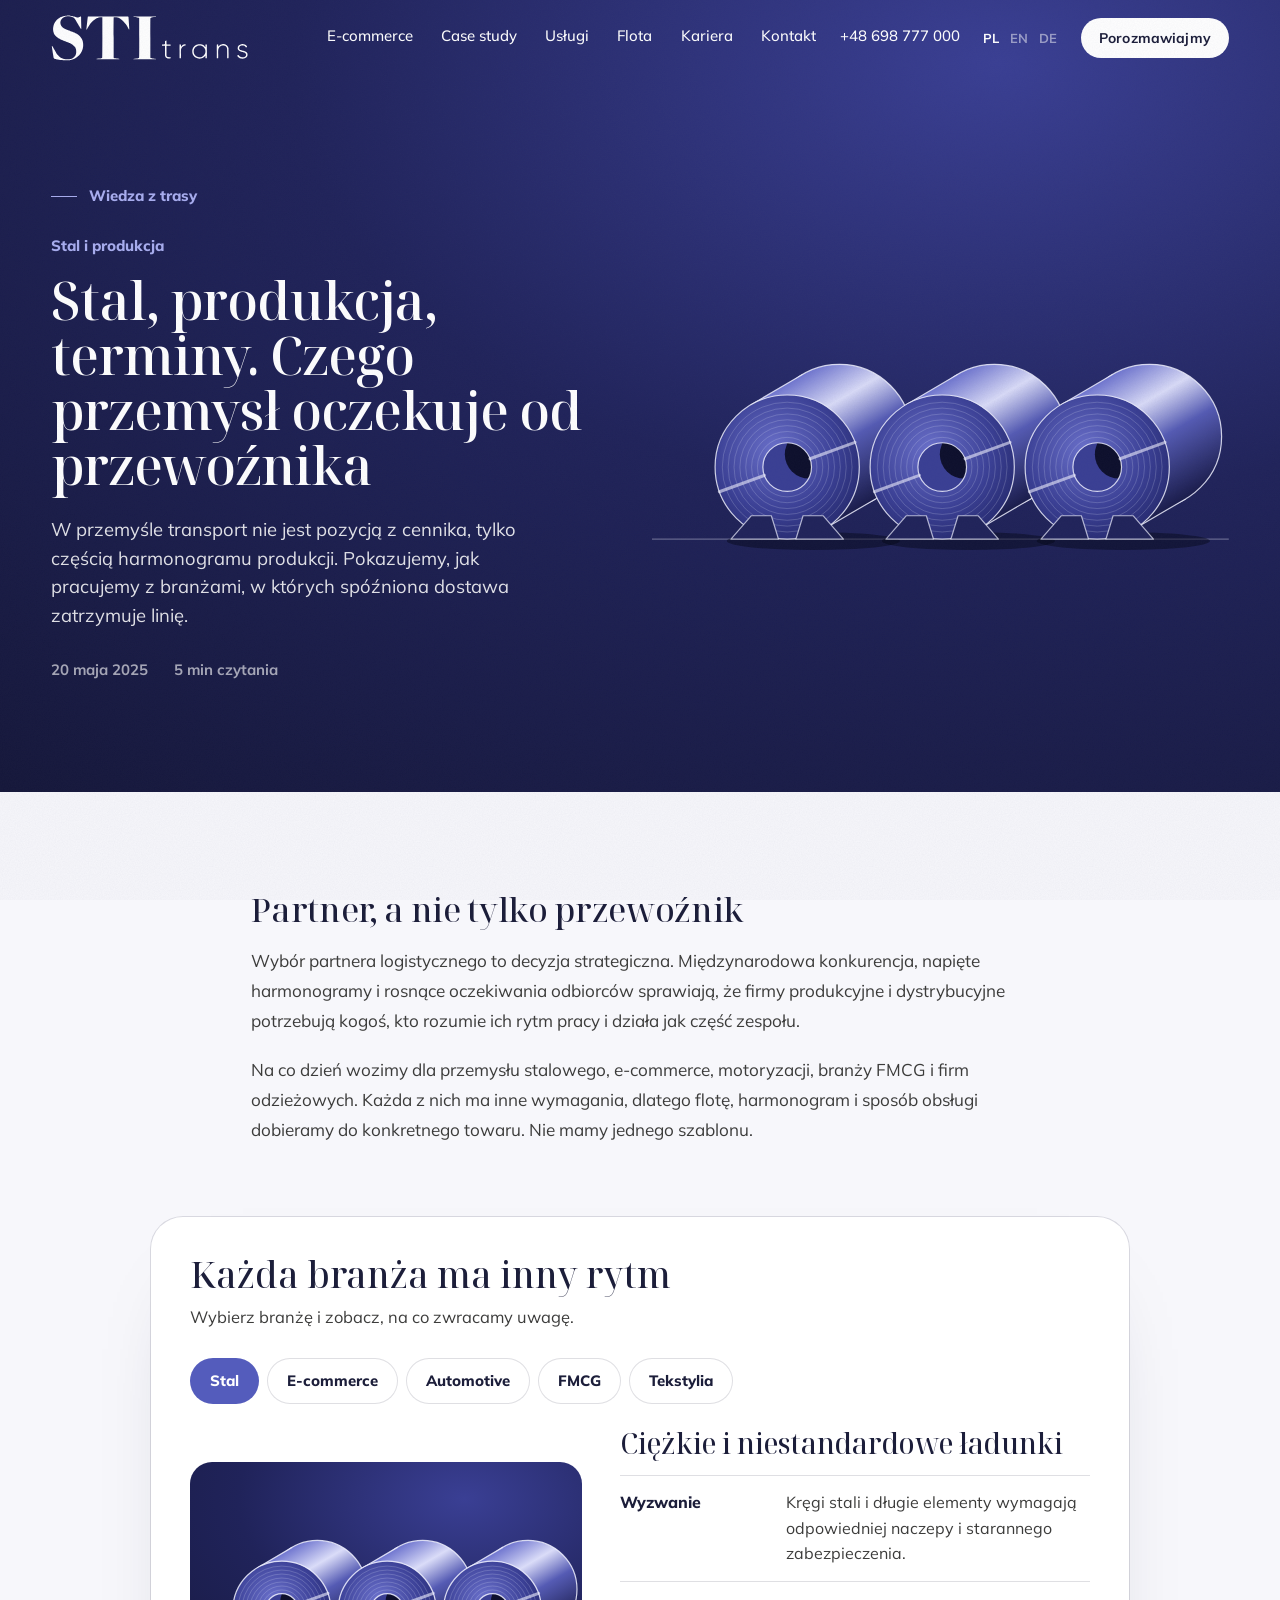
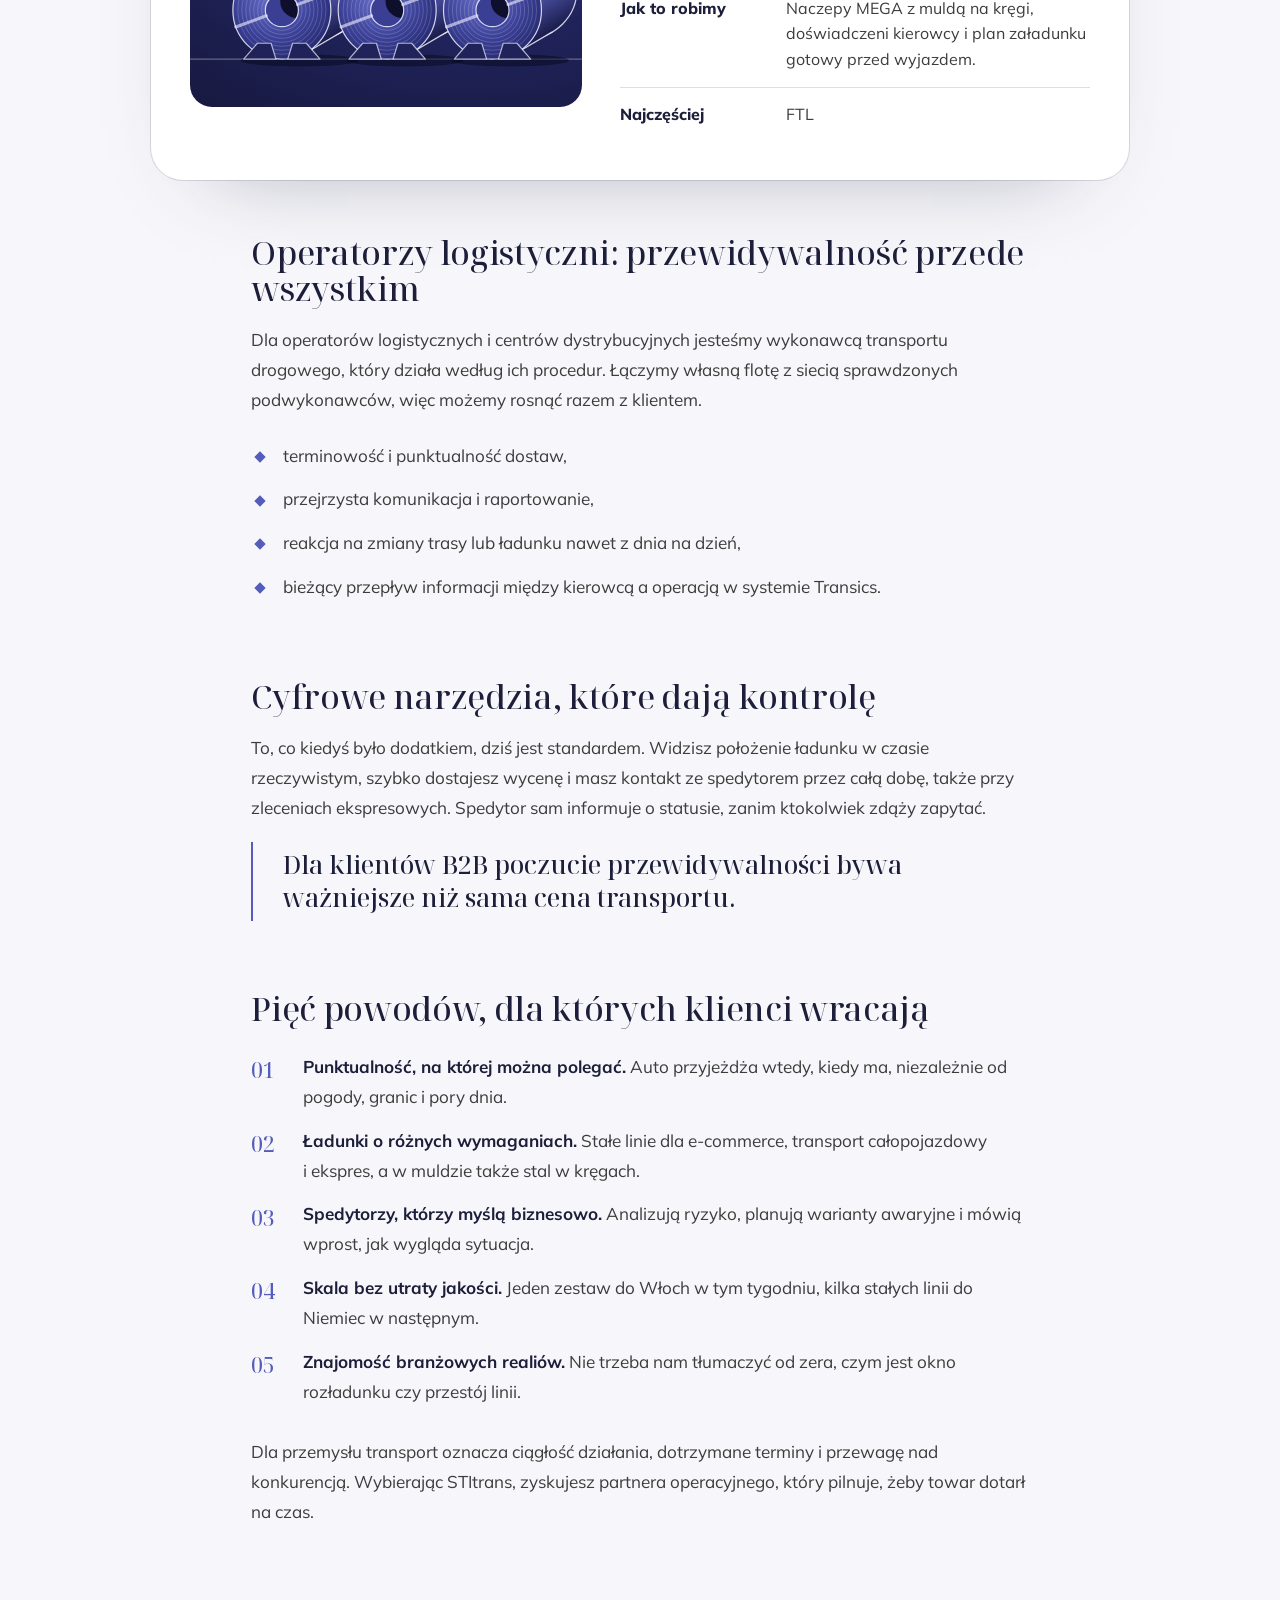
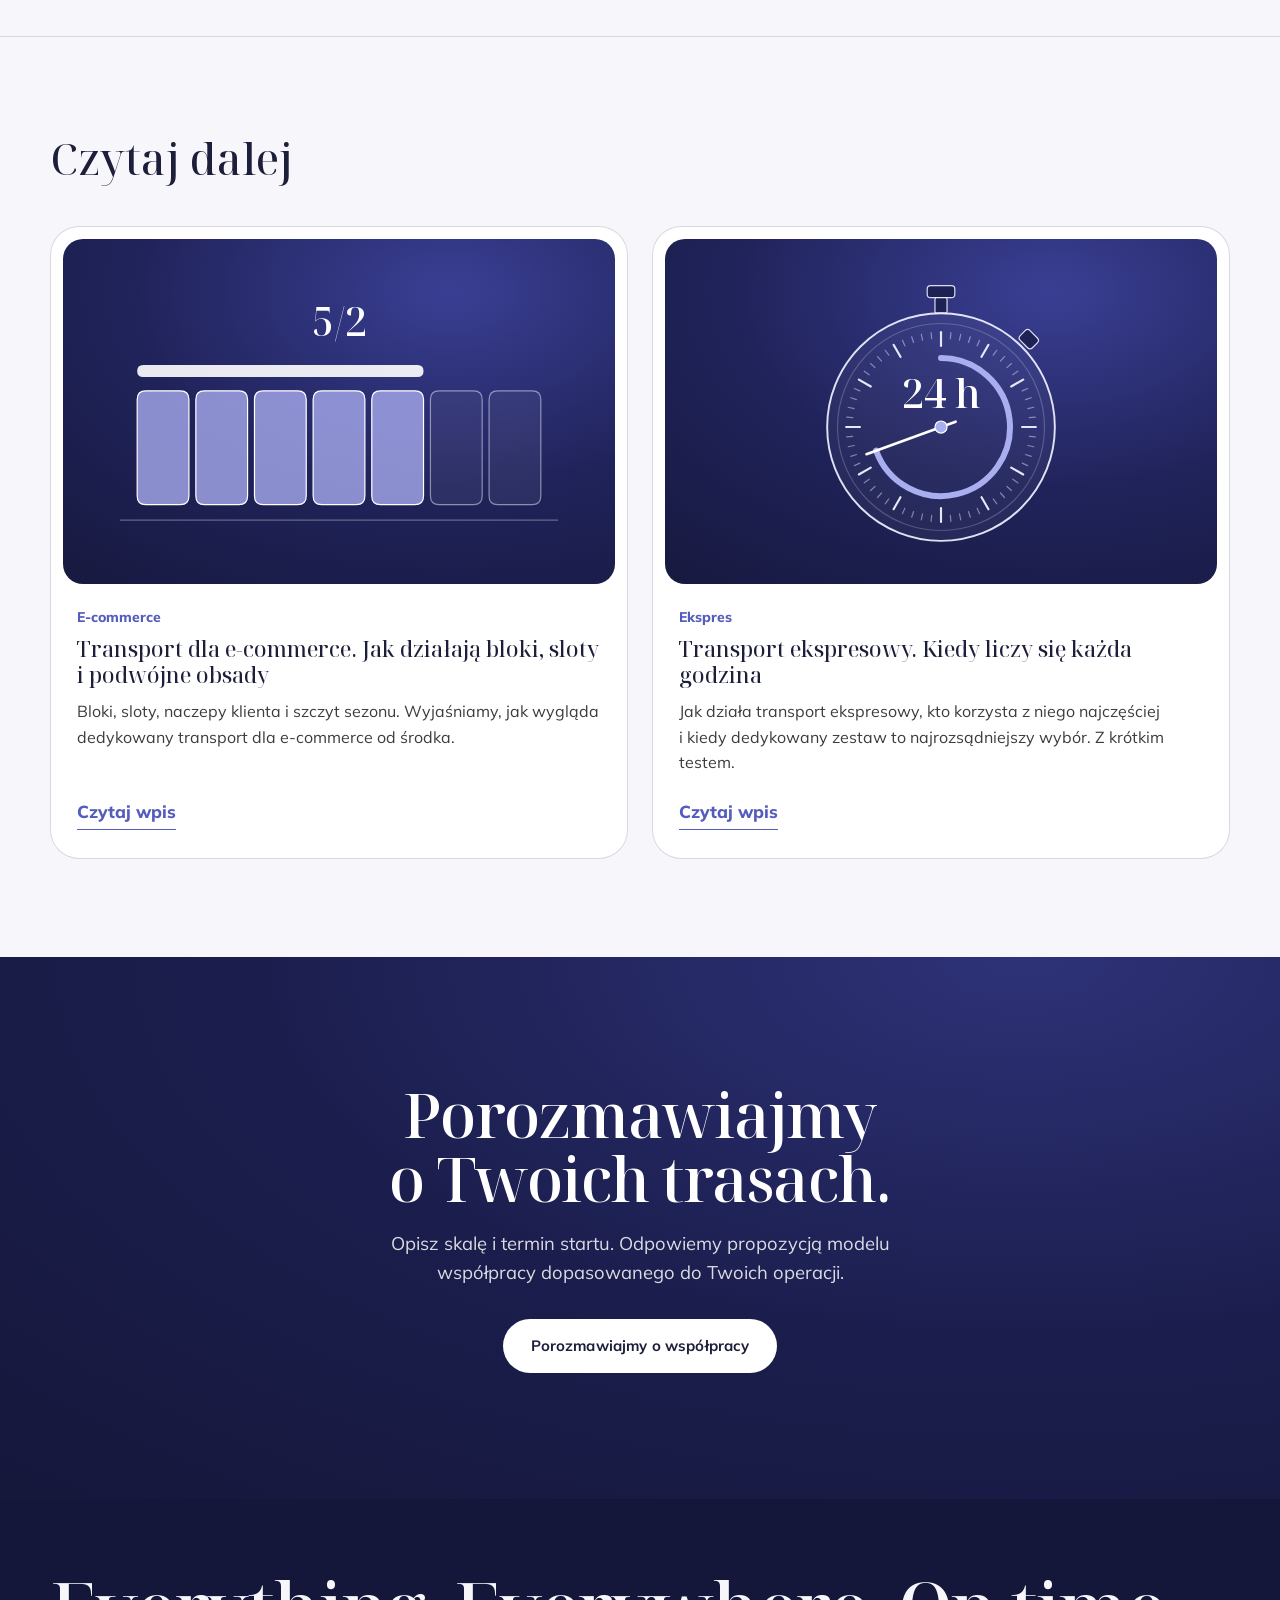
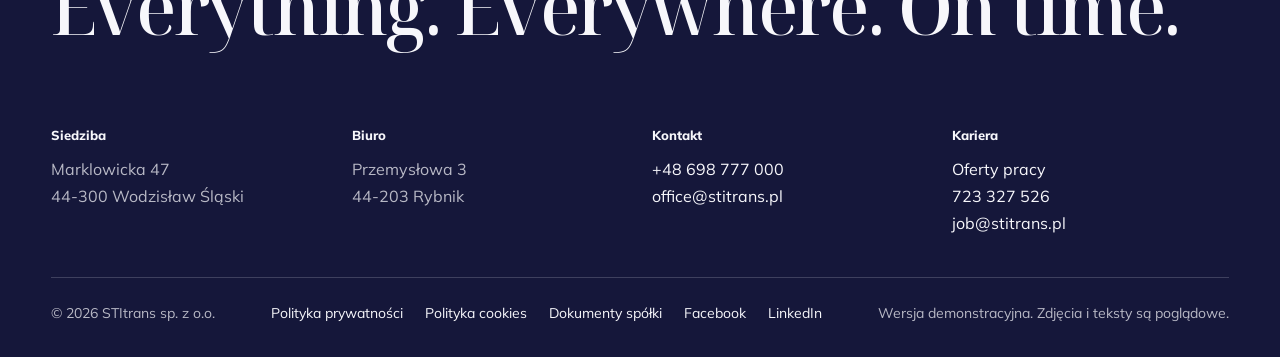
<file: blog/partner-dla-przemyslu.html>
<!doctype html>
<html lang="pl">
<head>
<meta charset="utf-8">
<meta name="viewport" content="width=device-width, initial-scale=1, viewport-fit=cover">
<!-- Demo: nie indeksujemy, żeby nie konkurowało ze stitrans.pl -->
<meta name="robots" content="noindex, nofollow">
<title>Stal, produkcja, terminy. Czego przemysł oczekuje od przewoźnika | STItrans</title>
<meta name="description" content="Kręgi stali, okna rozładunku i dostawy just in time. Jak pracujemy z firmami, w których spóźniona dostawa zatrzymuje linię.">
<meta name="theme-color" content="#F7F7FB">
<link rel="icon" type="image/png" href="../assets/favicon.png">
<link rel="preconnect" href="https://fonts.googleapis.com">
<link rel="preconnect" href="https://fonts.gstatic.com" crossorigin>
<link rel="stylesheet" href="https://fonts.googleapis.com/css2?family=Noto+Serif+Display:ital,wght@0,400..700;1,400..700&family=Mulish:wght@300..800&display=swap">
<link rel="stylesheet" href="../css/style.css?v=e2b5a46b">
<script src="../js/vendor/lenis.min.js?v=bc6fcb5d" defer></script>
<script src="../js/i18n.js?v=5053201a" defer></script>
<script src="../js/core.js?v=abce8866" defer></script>
<script src="../js/site.js?v=57a39311" defer></script>
</head>
<body class="page">
<a class="skip" href="#tresc">Przejdź do treści</a>

<header class="site-header" id="header">
  <a class="brand" href="../index.html" aria-label="STItrans, strona główna"><span class="logo"><span class="logo__dark"></span><span class="logo__light"></span></span></a>
  <nav class="nav" aria-label="Główna nawigacja">
    <a class="has-roll" href="../index.html#e-commerce"><span class="roll"><span class="roll__in"><span>E-commerce</span><span aria-hidden="true">E-commerce</span></span></span></a>
    <a class="has-roll" href="../index.html#case-study"><span class="roll"><span class="roll__in"><span>Case study</span><span aria-hidden="true">Case study</span></span></span></a>
    <a class="has-roll" href="../index.html#oferta"><span class="roll"><span class="roll__in"><span>Usługi</span><span aria-hidden="true">Usługi</span></span></span></a>
    <a class="has-roll" href="../index.html#flota"><span class="roll"><span class="roll__in"><span>Flota</span><span aria-hidden="true">Flota</span></span></span></a>
    <a class="has-roll" href="../index.html#kariera"><span class="roll"><span class="roll__in"><span>Kariera</span><span aria-hidden="true">Kariera</span></span></span></a>
    <a class="has-roll" href="../index.html#wycena"><span class="roll"><span class="roll__in"><span>Kontakt</span><span aria-hidden="true">Kontakt</span></span></span></a>
  </nav>
  <div class="tools">
    <a class="phone has-roll" href="tel:+48698777000"><span class="roll"><span class="roll__in"><span>+48 698 777 000</span><span aria-hidden="true">+48 698 777 000</span></span></span></a>
    <div class="lang" role="group" aria-label="Wybór języka"><a href="?lang=pl" data-lang="pl" lang="pl" aria-current="true">PL</a><a href="?lang=en" data-lang="en" lang="en">EN</a><a href="?lang=de" data-lang="de" lang="de">DE</a></div>
    <a class="btn btn--small has-roll" href="../index.html#wycena"><span class="roll"><span class="roll__in"><span>Porozmawiajmy</span><span aria-hidden="true">Porozmawiajmy</span></span></span></a>
    <button class="menu-btn" id="menuBtn" type="button" aria-expanded="false" aria-controls="menu">Menu</button>
  </div>
</header>

<div class="menu" id="menu" role="dialog" aria-modal="true" aria-label="Menu">
  <div class="menu__top">
    <span class="logo"><span class="logo__dark"></span></span>
    <button class="menu-close" id="menuClose" type="button">Zamknij</button>
  </div>
  <nav class="menu__nav" aria-label="Menu mobilne">
    <a href="../index.html#e-commerce">E-commerce</a>
    <a href="../index.html#case-study">Case study</a>
    <a href="../index.html#oferta">Usługi</a>
    <a href="../index.html#flota">Flota</a>
    <a href="../index.html#kariera">Kariera</a>
    <a href="../index.html#wycena">Kontakt</a>
  </nav>
  <div class="menu__foot">
    <a href="tel:+48698777000">+48 698 777 000</a>
    <a href="mailto:office@stitrans.pl">office@stitrans.pl</a>
    <div class="lang menu__lang" role="group" aria-label="Wybór języka"><a href="?lang=pl" data-lang="pl" lang="pl" aria-current="true">PL</a><a href="?lang=en" data-lang="en" lang="en">EN</a><a href="?lang=de" data-lang="de" lang="de">DE</a></div>
  </div>
  <a class="btn" href="../index.html#wycena">Porozmawiajmy o współpracy</a>
</div>

<main id="tresc">
<section class="art-hero" data-header="dark">
  <div class="art-hero__copy">
    <a class="crumb" href="index.html">Wiedza z trasy</a>
    <p class="art-hero__tag">Stal i produkcja</p>
    <h1 class="art-hero__title">Stal, produkcja, terminy. Czego przemysł oczekuje od przewoźnika</h1>
    <p class="art-hero__lead">W przemyśle transport nie jest pozycją z cennika, tylko częścią harmonogramu produkcji. Pokazujemy, jak pracujemy z branżami, w których spóźniona dostawa zatrzymuje linię.</p>
    <p class="art-hero__meta"><span>20 maja 2025</span><span>5 min czytania</span></p>
  </div>
  <div class="art-hero__art" data-reveal><svg class="cover-art" data-cover="coils" viewBox="0 0 640 400" aria-hidden="true"></svg></div>
</section>

<div class="art">
  <div class="art__body" data-lang-block="pl" lang="pl">
<h2>Partner, a&nbsp;nie tylko przewoźnik</h2>
<p>Wybór partnera logistycznego to decyzja strategiczna. Międzynarodowa konkurencja, napięte harmonogramy i&nbsp;rosnące oczekiwania odbiorców sprawiają, że firmy produkcyjne i&nbsp;dystrybucyjne potrzebują kogoś, kto rozumie ich rytm pracy i&nbsp;działa jak część zespołu.</p>
<p>Na co dzień wozimy dla przemysłu stalowego, e-commerce, motoryzacji, branży FMCG i&nbsp;firm odzieżowych. Każda z&nbsp;nich ma inne wymagania, dlatego flotę, harmonogram i&nbsp;sposób obsługi dobieramy do konkretnego towaru. Nie mamy jednego szablonu.</p>
  </div>
  <div class="art__body" data-lang-block="en" lang="en" hidden>
<h2>A partner, not just a carrier</h2>
<p>Choosing a logistics partner is a strategic decision. International competition, tight schedules and rising customer expectations mean that manufacturers and distributors need someone who understands their rhythm and works like part of their team.</p>
<p>Every day we carry goods for the steel industry, e-commerce, automotive, FMCG and fashion companies. Each of them has different requirements, so we match the fleet, the schedule and the service to the specific cargo. There is no single template.</p>
  </div>
  <div class="art__body" data-lang-block="de" lang="de" hidden>
<h2>Ein Partner, nicht nur ein Frachtführer</h2>
<p>Die Wahl des Logistikpartners ist eine strategische Entscheidung. Internationaler Wettbewerb, enge Zeitpläne und steigende Kundenerwartungen bedeuten, dass Hersteller und Händler jemanden brauchen, der ihren Takt versteht und wie ein Teil ihres Teams arbeitet.</p>
<p>Täglich transportieren wir für die Stahlindustrie, den E-Commerce, die Automobilbranche, FMCG und Modeunternehmen. Jede Branche hat andere Anforderungen, deshalb passen wir Flotte, Zeitplan und Betreuung an die jeweilige Ware an. Eine Schablone gibt es bei uns nicht.</p>
  </div>
<section class="widget tabs" data-reveal aria-labelledby="tabsTitle">
    <div class="widget__head">
      <h2 class="widget__title" id="tabsTitle">Każda branża ma inny rytm</h2>
      <p class="widget__lead">Wybierz branżę i zobacz, na co zwracamy uwagę.</p>
    </div>
    <div class="tabs__list" role="tablist" aria-label="Branże">
      <button type="button" role="tab" id="t-steel" aria-controls="tp-steel" aria-selected="true">Stal</button>
      <button type="button" role="tab" id="t-ecom" aria-controls="tp-ecom" aria-selected="false" tabindex="-1">E-commerce</button>
      <button type="button" role="tab" id="t-auto" aria-controls="tp-auto" aria-selected="false" tabindex="-1">Automotive</button>
      <button type="button" role="tab" id="t-fmcg" aria-controls="tp-fmcg" aria-selected="false" tabindex="-1">FMCG</button>
      <button type="button" role="tab" id="t-tex" aria-controls="tp-tex" aria-selected="false" tabindex="-1">Tekstylia</button>
    </div>
      <div class="tabs__panel" role="tabpanel" id="tp-steel" aria-labelledby="t-steel" tabindex="0">
        <div class="tabs__art"><svg class="cover-art" data-cover="coils" viewBox="0 0 640 400" aria-hidden="true"></svg></div>
        <div class="tabs__copy">
          <h3>Ciężkie i niestandardowe ładunki</h3>
          <dl>
            <div><dt>Wyzwanie</dt><dd>Kręgi stali i długie elementy wymagają odpowiedniej naczepy i starannego zabezpieczenia.</dd></div>
            <div><dt>Jak to robimy</dt><dd>Naczepy MEGA z muldą na kręgi, doświadczeni kierowcy i plan załadunku gotowy przed wyjazdem.</dd></div>
            <div><dt>Najczęściej</dt><dd>FTL</dd></div>
          </dl>
        </div>
      </div>
      <div class="tabs__panel" role="tabpanel" id="tp-ecom" aria-labelledby="t-ecom" tabindex="0" hidden>
        <div class="tabs__art"><svg class="cover-art" data-cover="week" viewBox="0 0 640 400" aria-hidden="true"></svg></div>
        <div class="tabs__copy">
          <h3>Regularność i sloty</h3>
          <dl>
            <div><dt>Wyzwanie</dt><dd>Centra logistyczne pracują w ściśle wyznaczonych oknach czasowych, a w szczycie sezonu wolumeny rosną z tygodnia na tydzień.</dd></div>
            <div><dt>Jak to robimy</dt><dd>Stałe kursy z podwójną obsadą, punktualne podstawienie pod slot i dyspozytor dostępny przez całą dobę.</dd></div>
            <div><dt>Najczęściej</dt><dd>FTL, podwójna obsada</dd></div>
          </dl>
        </div>
      </div>
      <div class="tabs__panel" role="tabpanel" id="tp-auto" aria-labelledby="t-auto" tabindex="0" hidden>
        <div class="tabs__art"><svg class="cover-art" data-cover="watch" viewBox="0 0 640 400" aria-hidden="true"></svg></div>
        <div class="tabs__copy">
          <h3>Dostawy co do godziny</h3>
          <dl>
            <div><dt>Wyzwanie</dt><dd>Produkcja just in time nie zna marginesu. Każde opóźnienie to ryzyko przestoju linii.</dd></div>
            <div><dt>Jak to robimy</dt><dd>Planowanie pod okna czasowe, monitoring GPS i ekspres w odwodzie, gdy coś pójdzie nie tak.</dd></div>
            <div><dt>Najczęściej</dt><dd>FTL i ekspres</dd></div>
          </dl>
        </div>
      </div>
      <div class="tabs__panel" role="tabpanel" id="tp-fmcg" aria-labelledby="t-fmcg" tabindex="0" hidden>
        <div class="tabs__art"><svg class="cover-art" data-cover="pallets" viewBox="0 0 640 400" aria-hidden="true"></svg></div>
        <div class="tabs__copy">
          <h3>Terminowość i bezpieczeństwo towaru</h3>
          <dl>
            <div><dt>Wyzwanie</dt><dd>Centra dystrybucyjne pracują na sztywnych oknach rozładunku, a towar musi dojechać w nienaruszonym stanie.</dd></div>
            <div><dt>Jak to robimy</dt><dd>Rezerwacja okien z wyprzedzeniem, komplet dokumentów i CMR, stały kontakt ze spedytorem.</dd></div>
            <div><dt>Najczęściej</dt><dd>FTL</dd></div>
          </dl>
        </div>
      </div>
      <div class="tabs__panel" role="tabpanel" id="tp-tex" aria-labelledby="t-tex" tabindex="0" hidden>
        <div class="tabs__art"><svg class="cover-art" data-cover="hangers" viewBox="0 0 640 400" aria-hidden="true"></svg></div>
        <div class="tabs__copy">
          <h3>Elastyczność i szybkie dostawy</h3>
          <dl>
            <div><dt>Wyzwanie</dt><dd>Kolekcje zmieniają się szybko, a wysyłki bywają mniejsze i częstsze.</dd></div>
            <div><dt>Jak to robimy</dt><dd>Dedykowane kursy na stałych trasach, a przy pilnych zamówieniach ekspres.</dd></div>
            <div><dt>Najczęściej</dt><dd>FTL i ekspres</dd></div>
          </dl>
        </div>
      </div>
  </section>
  <div class="art__body" data-lang-block="pl" lang="pl">
<h2>Operatorzy logistyczni: przewidywalność przede wszystkim</h2>
<p>Dla operatorów logistycznych i&nbsp;centrów dystrybucyjnych jesteśmy wykonawcą transportu drogowego, który działa według ich procedur. Łączymy własną flotę z&nbsp;siecią sprawdzonych podwykonawców, więc możemy rosnąć razem z&nbsp;klientem.</p>
<ul>
<li>terminowość i&nbsp;punktualność dostaw,</li>
<li>przejrzysta komunikacja i&nbsp;raportowanie,</li>
<li>reakcja na zmiany trasy lub ładunku nawet z&nbsp;dnia na dzień,</li>
<li>bieżący przepływ informacji między kierowcą a&nbsp;operacją w&nbsp;systemie Transics.</li>
</ul>
<h2>Cyfrowe narzędzia, które dają kontrolę</h2>
<p>To, co kiedyś było dodatkiem, dziś jest standardem. Widzisz położenie ładunku w&nbsp;czasie rzeczywistym, szybko dostajesz wycenę i&nbsp;masz kontakt ze spedytorem przez całą dobę, także przy zleceniach ekspresowych. Spedytor sam informuje o&nbsp;statusie, zanim ktokolwiek zdąży zapytać.</p>
<p class="art__quote">Dla klientów B2B poczucie przewidywalności bywa ważniejsze niż sama cena transportu.</p>
<h2>Pięć powodów, dla których klienci wracają</h2>
<ol>
<li><strong>Punktualność, na której można polegać.</strong> Auto przyjeżdża wtedy, kiedy ma, niezależnie od pogody, granic i&nbsp;pory dnia.</li>
<li><strong>Ładunki o&nbsp;różnych wymaganiach.</strong> Stałe linie dla e-commerce, transport całopojazdowy i&nbsp;ekspres, a&nbsp;w muldzie także stal w&nbsp;kręgach.</li>
<li><strong>Spedytorzy, którzy myślą biznesowo.</strong> Analizują ryzyko, planują warianty awaryjne i&nbsp;mówią wprost, jak wygląda sytuacja.</li>
<li><strong>Skala bez utraty jakości.</strong> Jeden zestaw do Włoch w&nbsp;tym tygodniu, kilka stałych linii do Niemiec w&nbsp;następnym.</li>
<li><strong>Znajomość branżowych realiów.</strong> Nie trzeba nam tłumaczyć od zera, czym jest okno rozładunku czy przestój linii.</li>
</ol>
<p>Dla przemysłu transport oznacza ciągłość działania, dotrzymane terminy i&nbsp;przewagę nad konkurencją. Wybierając STItrans, zyskujesz partnera operacyjnego, który pilnuje, żeby towar dotarł na czas.</p>
  </div>
  <div class="art__body" data-lang-block="en" lang="en" hidden>
<h2>Logistics operators: predictability above all</h2>
<p>For logistics operators and distribution centres we are a road haulier that works to their procedures. We combine our own fleet with a network of trusted subcontractors, so we can grow together with the client.</p>
<ul>
<li>on-time, punctual deliveries,</li>
<li>transparent communication and reporting,</li>
<li>quick reaction to changes of route or cargo, even overnight,</li>
<li>a constant flow of information between driver and operations in the Transics system.</li>
</ul>
<h2>Digital tools that give you control</h2>
<p>What used to be an extra is now standard. You see where your cargo is in real time, get a fast quote and can reach a forwarder around the clock, also for express orders. Our forwarders report the status before anyone has to ask.</p>
<p class="art__quote">For B2B clients a sense of predictability is often more important than the transport price itself.</p>
<h2>Five reasons clients come back</h2>
<ol>
<li><strong>Punctuality you can rely on.</strong> The truck arrives when it should, regardless of weather, borders or time of day.</li>
<li><strong>Cargo with different requirements.</strong> Regular e-commerce lines, full loads and express, plus steel coils in the coil well.</li>
<li><strong>Forwarders who think in business terms.</strong> They analyse risk, plan fallback options and say plainly how things stand.</li>
<li><strong>Scale without losing quality.</strong> One truck to Italy this week, several regular lines to Germany the next.</li>
<li><strong>We know the realities of your industry.</strong> No need to explain from scratch what an unloading slot or a line stoppage means.</li>
</ol>
<p>For industry, transport means business continuity, deadlines kept and an edge over competitors. With STItrans you gain an operational partner who makes sure your goods arrive on time.</p>
  </div>
  <div class="art__body" data-lang-block="de" lang="de" hidden>
<h2>Logistikdienstleister: Planbarkeit vor allem</h2>
<p>Für Logistikdienstleister und Verteilzentren sind wir ein Straßentransportunternehmen, das nach ihren Abläufen arbeitet. Wir verbinden unsere eigene Flotte mit einem Netz bewährter Subunternehmer und können so gemeinsam mit dem Kunden wachsen.</p>
<ul>
<li>termingerechte, pünktliche Lieferungen,</li>
<li>transparente Kommunikation und Berichte,</li>
<li>schnelle Reaktion auf Änderungen von Route oder Ladung, auch über Nacht,</li>
<li>laufender Informationsfluss zwischen Fahrer und Disposition im Transics-System.</li>
</ul>
<h2>Digitale Werkzeuge, die Kontrolle geben</h2>
<p>Was früher ein Extra war, ist heute Standard. Sie sehen den Standort Ihrer Ladung in Echtzeit, erhalten schnell ein Angebot und erreichen einen Disponenten rund um die Uhr, auch bei Expressaufträgen. Unsere Disponenten melden den Status, bevor jemand fragen muss.</p>
<p class="art__quote">Für B2B-Kunden ist Planbarkeit oft wichtiger als der Transportpreis selbst.</p>
<h2>Fünf Gründe, warum Kunden wiederkommen</h2>
<ol>
<li><strong>Pünktlichkeit, auf die Verlass ist.</strong> Der Lkw kommt, wann er soll, unabhängig von Wetter, Grenzen oder Tageszeit.</li>
<li><strong>Ladungen mit unterschiedlichen Anforderungen.</strong> Feste E-Commerce-Linien, Komplett- und Expressladungen, in der Coilmulde auch Stahlcoils.</li>
<li><strong>Disponenten, die unternehmerisch denken.</strong> Sie analysieren Risiken, planen Alternativen und sagen offen, wie die Lage ist.</li>
<li><strong>Wachstum ohne Qualitätsverlust.</strong> Diese Woche ein Lkw nach Italien, nächste Woche mehrere feste Linien nach Deutschland.</li>
<li><strong>Wir kennen die Realität Ihrer Branche.</strong> Was ein Entladefenster oder ein Bandstillstand bedeutet, muss man uns nicht erklären.</li>
</ol>
<p>Für die Industrie bedeutet Transport Betriebskontinuität, eingehaltene Termine und einen Vorsprung vor dem Wettbewerb. Mit STItrans gewinnen Sie einen operativen Partner, der dafür sorgt, dass Ihre Ware pünktlich ankommt.</p>
  </div>
</div>

<section class="related" aria-labelledby="relatedTitle">
  <h2 class="related__title" id="relatedTitle" data-split>Czytaj dalej</h2>
  <div class="blog__grid blog__grid--two">
      <article class="post" data-reveal>
        <a class="post__link" href="transport-dla-e-commerce.html">
          <div class="post__cover"><svg class="cover-art" data-cover="week" viewBox="0 0 640 400" aria-hidden="true"></svg></div>
          <p class="post__tag">E-commerce</p>
          <h3 class="post__title">Transport dla e-commerce. Jak działają bloki, sloty i podwójne obsady</h3>
          <p class="post__excerpt">Bloki, sloty, naczepy klienta i szczyt sezonu. Wyjaśniamy, jak wygląda dedykowany transport dla e-commerce od środka.</p>
          <span class="post__more">Czytaj wpis</span>
        </a>
      </article>
      <article class="post" data-reveal>
        <a class="post__link" href="transport-ekspresowy.html">
          <div class="post__cover"><svg class="cover-art" data-cover="watch" viewBox="0 0 640 400" aria-hidden="true"></svg></div>
          <p class="post__tag">Ekspres</p>
          <h3 class="post__title">Transport ekspresowy. Kiedy liczy się każda godzina</h3>
          <p class="post__excerpt">Jak działa transport ekspresowy, kto korzysta z niego najczęściej i kiedy dedykowany zestaw to najrozsądniejszy wybór. Z krótkim testem.</p>
          <span class="post__more">Czytaj wpis</span>
        </a>
      </article>
  </div>
</section>

<section class="cta-band" data-header="dark" aria-labelledby="ctaTitle">
  <h2 class="cta-band__title" id="ctaTitle" data-split>Porozmawiajmy o Twoich trasach.</h2>
  <p data-reveal>Opisz skalę i termin startu. Odpowiemy propozycją modelu współpracy dopasowanego do Twoich operacji.</p>
  <a class="btn btn--light has-roll" href="../index.html#wycena" data-reveal><span class="roll"><span class="roll__in"><span>Porozmawiajmy o współpracy</span><span aria-hidden="true">Porozmawiajmy o współpracy</span></span></span></a>
</section>
</main>

<footer class="footer footer--page" id="kontakt" data-header="dark">
  <p class="footer__claim" lang="en" data-split>Everything. Everywhere. On&nbsp;time.</p>
  <div class="footer__cols">
    <div><h3>Siedziba</h3><p>Marklowicka 47<br>44-300 Wodzisław Śląski</p></div>
    <div><h3>Biuro</h3><p>Przemysłowa 3<br>44-203 Rybnik</p></div>
    <div><h3>Kontakt</h3><p><a href="tel:+48698777000">+48 698 777 000</a><br><a href="mailto:office@stitrans.pl">office@stitrans.pl</a></p></div>
    <div><h3>Kariera</h3><p><a href="../kariera.html">Oferty pracy</a><br><a href="tel:+48723327526">723 327 526</a><br><a href="mailto:job@stitrans.pl">job@stitrans.pl</a></p></div>
  </div>
  <div class="footer__bottom">
    <span>© 2026 STItrans sp. z o.o.</span>
    <nav class="footer__links" aria-label="Dokumenty i media społecznościowe">
      <a href="../polityka-prywatnosci.html">Polityka prywatności</a>
      <a href="../polityka-cookies.html">Polityka cookies</a>
      <a href="../dokumenty.html">Dokumenty spółki</a>
      <a href="https://www.facebook.com/STItrans/">Facebook</a>
      <a href="https://www.linkedin.com/company/stitrans">LinkedIn</a>
    </nav>
    <span>Wersja demonstracyjna. Zdjęcia i teksty są poglądowe.</span>
  </div>
</footer>
</body>
</html>
</file>
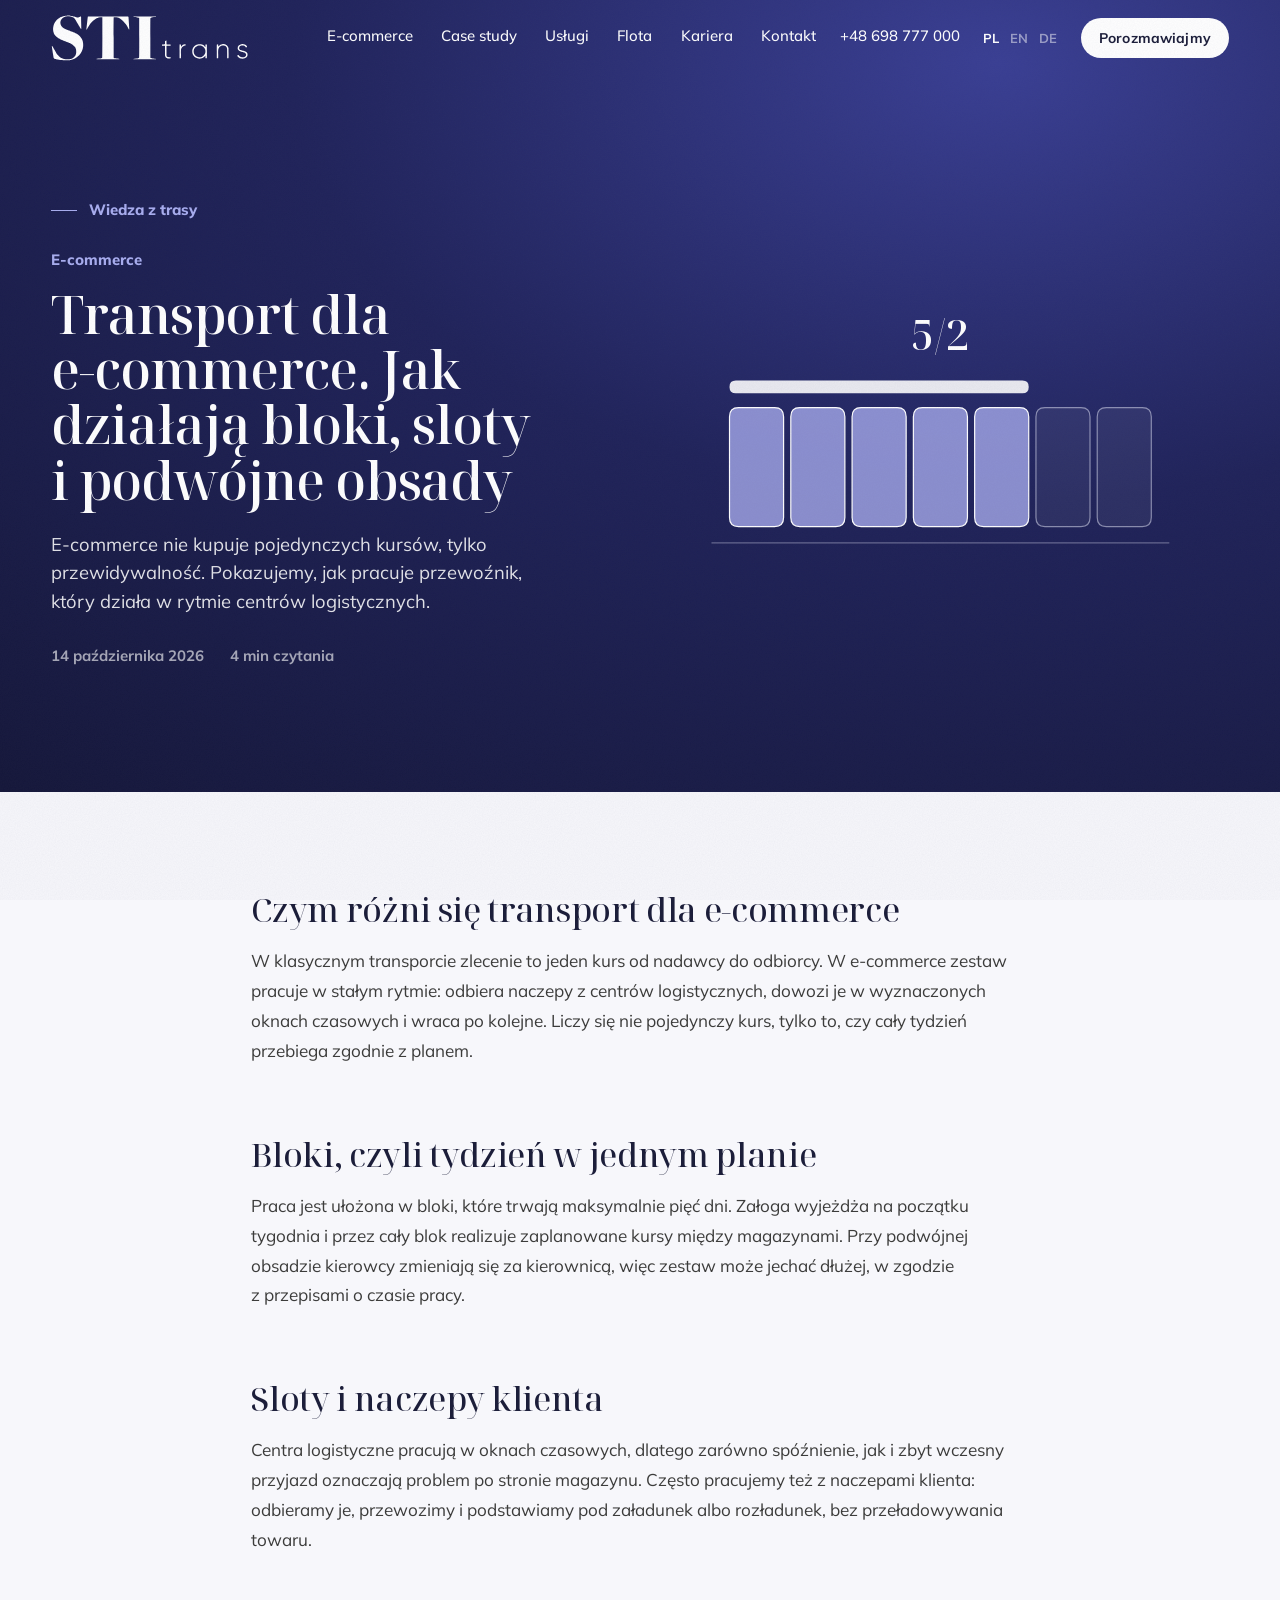
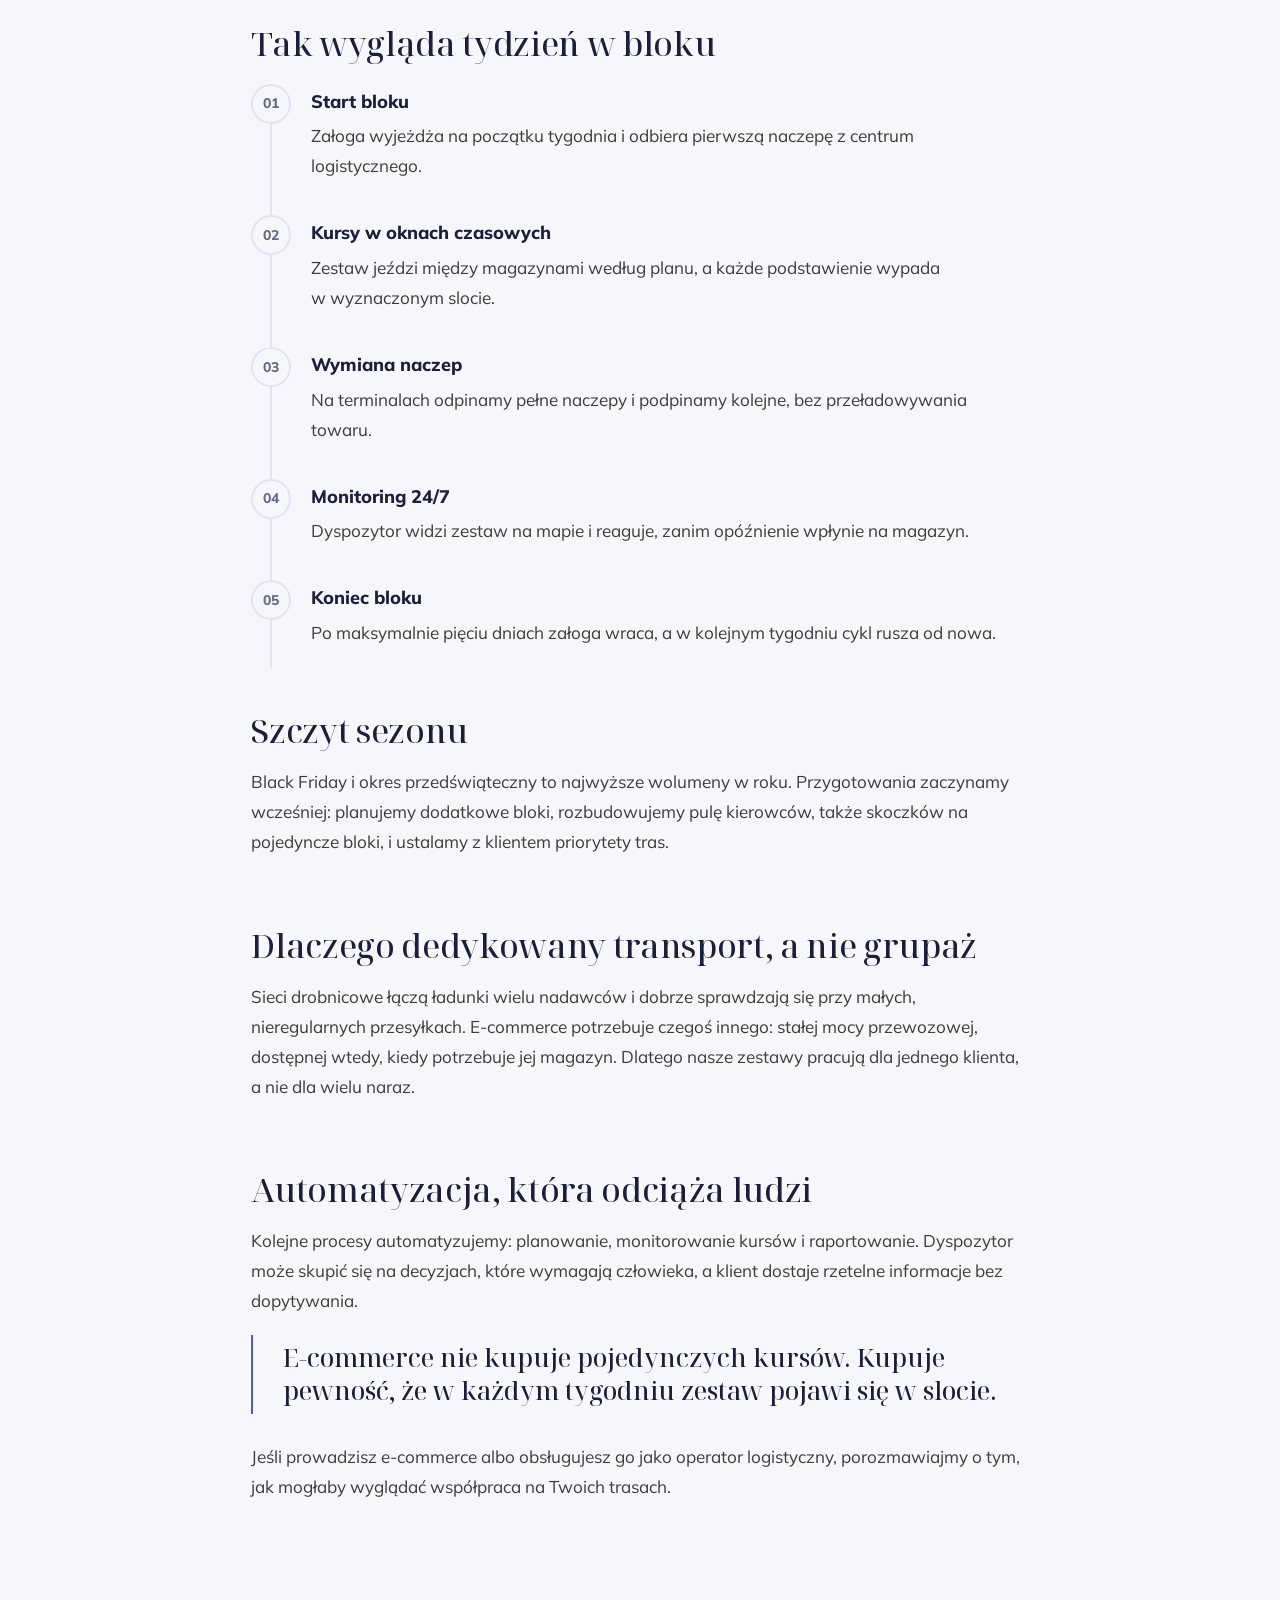
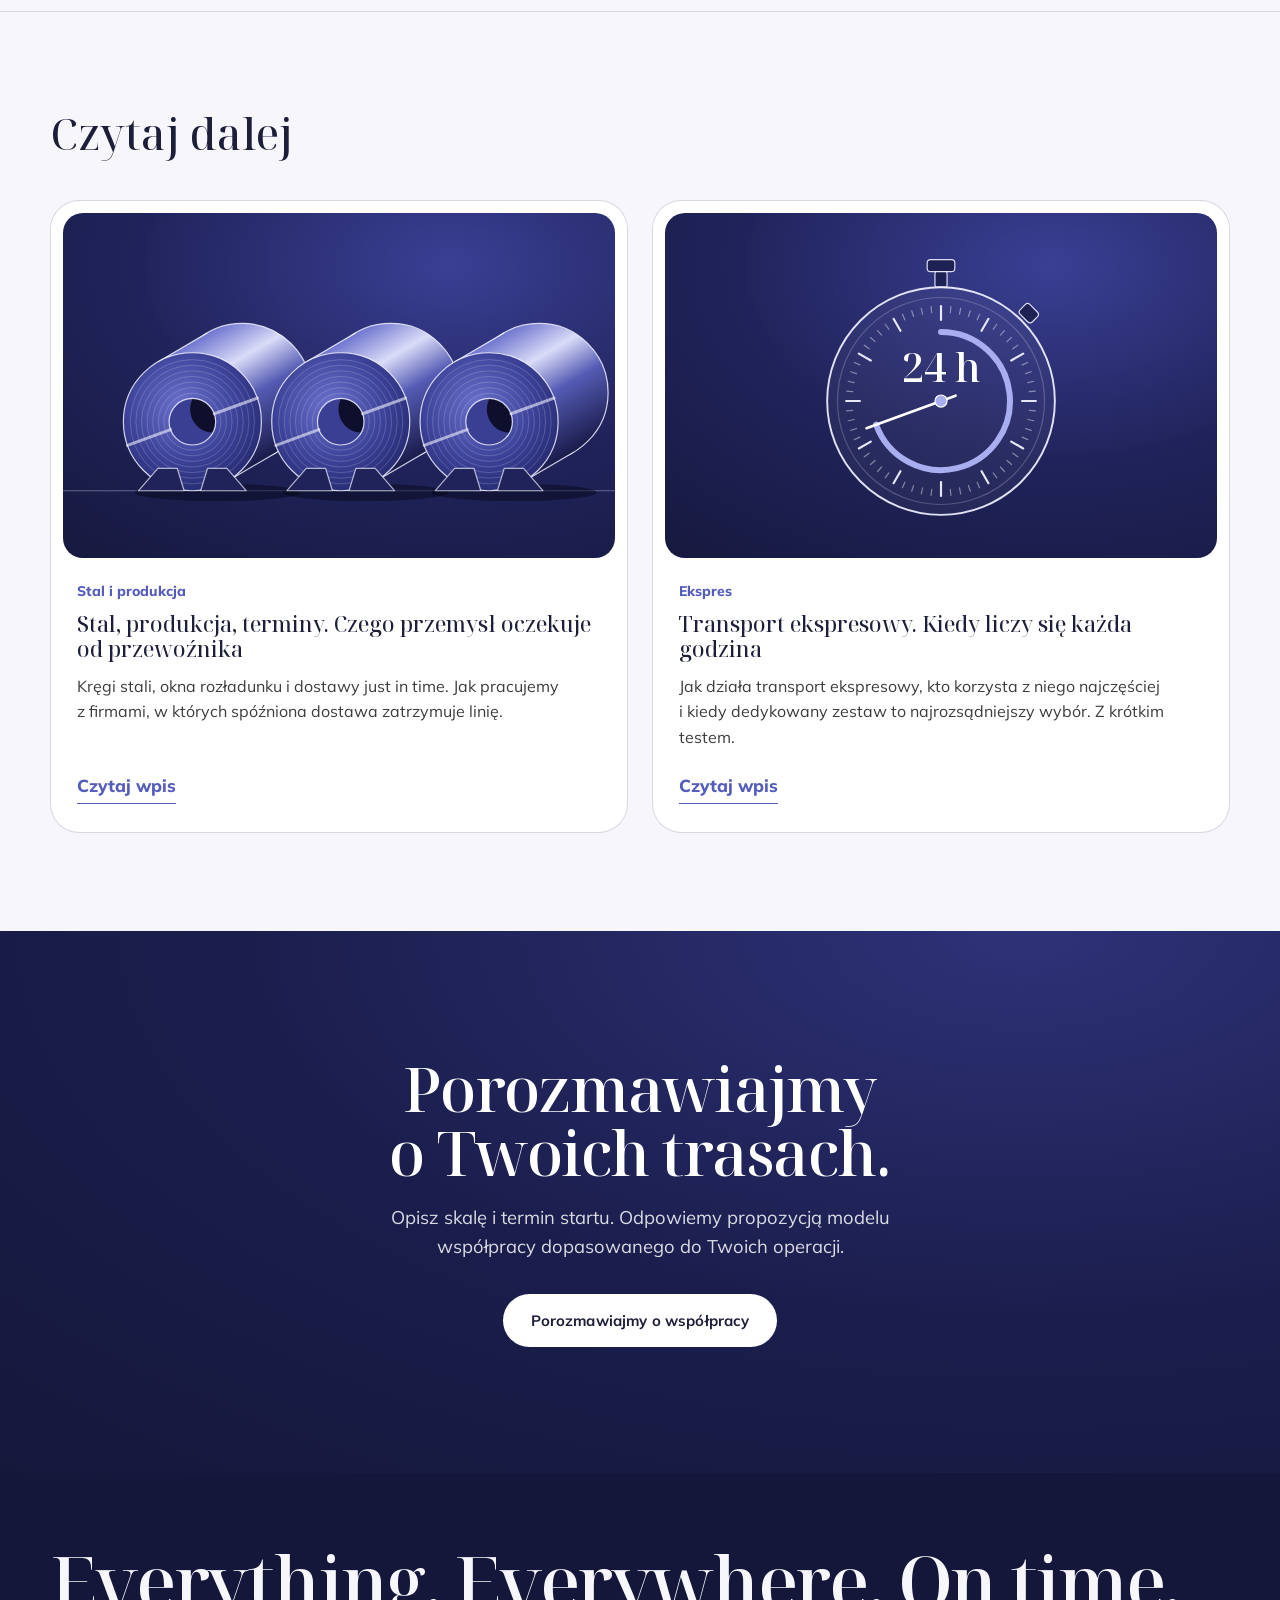
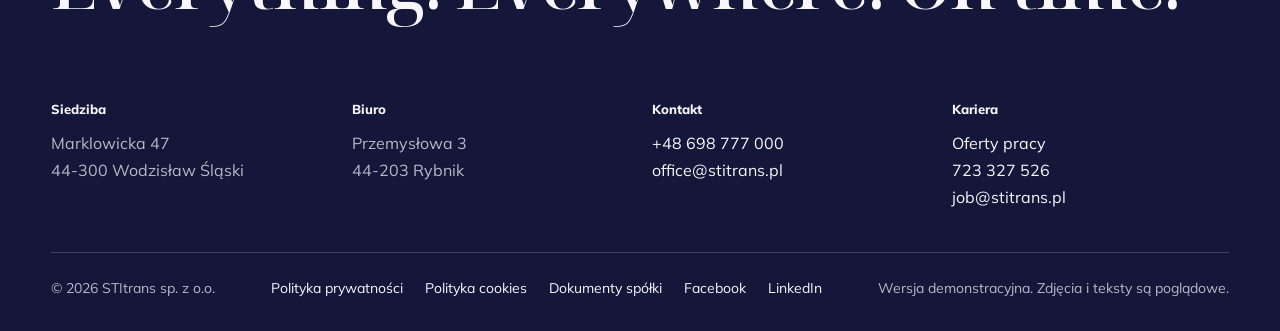
<file: blog/transport-dla-e-commerce.html>
<!doctype html>
<html lang="pl">
<head>
<meta charset="utf-8">
<meta name="viewport" content="width=device-width, initial-scale=1, viewport-fit=cover">
<!-- Demo: nie indeksujemy, żeby nie konkurowało ze stitrans.pl -->
<meta name="robots" content="noindex, nofollow">
<title>Transport dla e-commerce. Jak działają bloki, sloty i podwójne obsady | STItrans</title>
<meta name="description" content="Bloki, sloty, naczepy klienta i szczyt sezonu. Wyjaśniamy, jak wygląda dedykowany transport dla e-commerce od środka.">
<meta name="theme-color" content="#F7F7FB">
<link rel="icon" type="image/png" href="../assets/favicon.png">
<link rel="preconnect" href="https://fonts.googleapis.com">
<link rel="preconnect" href="https://fonts.gstatic.com" crossorigin>
<link rel="stylesheet" href="https://fonts.googleapis.com/css2?family=Noto+Serif+Display:ital,wght@0,400..700;1,400..700&family=Mulish:wght@300..800&display=swap">
<link rel="stylesheet" href="../css/style.css?v=e2b5a46b">
<script src="../js/vendor/lenis.min.js?v=bc6fcb5d" defer></script>
<script src="../js/i18n.js?v=5053201a" defer></script>
<script src="../js/core.js?v=abce8866" defer></script>
<script src="../js/site.js?v=57a39311" defer></script>
</head>
<body class="page">
<a class="skip" href="#tresc">Przejdź do treści</a>

<header class="site-header" id="header">
  <a class="brand" href="../index.html" aria-label="STItrans, strona główna"><span class="logo"><span class="logo__dark"></span><span class="logo__light"></span></span></a>
  <nav class="nav" aria-label="Główna nawigacja">
    <a class="has-roll" href="../index.html#e-commerce"><span class="roll"><span class="roll__in"><span>E-commerce</span><span aria-hidden="true">E-commerce</span></span></span></a>
    <a class="has-roll" href="../index.html#case-study"><span class="roll"><span class="roll__in"><span>Case study</span><span aria-hidden="true">Case study</span></span></span></a>
    <a class="has-roll" href="../index.html#oferta"><span class="roll"><span class="roll__in"><span>Usługi</span><span aria-hidden="true">Usługi</span></span></span></a>
    <a class="has-roll" href="../index.html#flota"><span class="roll"><span class="roll__in"><span>Flota</span><span aria-hidden="true">Flota</span></span></span></a>
    <a class="has-roll" href="../index.html#kariera"><span class="roll"><span class="roll__in"><span>Kariera</span><span aria-hidden="true">Kariera</span></span></span></a>
    <a class="has-roll" href="../index.html#wycena"><span class="roll"><span class="roll__in"><span>Kontakt</span><span aria-hidden="true">Kontakt</span></span></span></a>
  </nav>
  <div class="tools">
    <a class="phone has-roll" href="tel:+48698777000"><span class="roll"><span class="roll__in"><span>+48 698 777 000</span><span aria-hidden="true">+48 698 777 000</span></span></span></a>
    <div class="lang" role="group" aria-label="Wybór języka"><a href="?lang=pl" data-lang="pl" lang="pl" aria-current="true">PL</a><a href="?lang=en" data-lang="en" lang="en">EN</a><a href="?lang=de" data-lang="de" lang="de">DE</a></div>
    <a class="btn btn--small has-roll" href="../index.html#wycena"><span class="roll"><span class="roll__in"><span>Porozmawiajmy</span><span aria-hidden="true">Porozmawiajmy</span></span></span></a>
    <button class="menu-btn" id="menuBtn" type="button" aria-expanded="false" aria-controls="menu">Menu</button>
  </div>
</header>

<div class="menu" id="menu" role="dialog" aria-modal="true" aria-label="Menu">
  <div class="menu__top">
    <span class="logo"><span class="logo__dark"></span></span>
    <button class="menu-close" id="menuClose" type="button">Zamknij</button>
  </div>
  <nav class="menu__nav" aria-label="Menu mobilne">
    <a href="../index.html#e-commerce">E-commerce</a>
    <a href="../index.html#case-study">Case study</a>
    <a href="../index.html#oferta">Usługi</a>
    <a href="../index.html#flota">Flota</a>
    <a href="../index.html#kariera">Kariera</a>
    <a href="../index.html#wycena">Kontakt</a>
  </nav>
  <div class="menu__foot">
    <a href="tel:+48698777000">+48 698 777 000</a>
    <a href="mailto:office@stitrans.pl">office@stitrans.pl</a>
    <div class="lang menu__lang" role="group" aria-label="Wybór języka"><a href="?lang=pl" data-lang="pl" lang="pl" aria-current="true">PL</a><a href="?lang=en" data-lang="en" lang="en">EN</a><a href="?lang=de" data-lang="de" lang="de">DE</a></div>
  </div>
  <a class="btn" href="../index.html#wycena">Porozmawiajmy o współpracy</a>
</div>

<main id="tresc">
<section class="art-hero" data-header="dark">
  <div class="art-hero__copy">
    <a class="crumb" href="index.html">Wiedza z trasy</a>
    <p class="art-hero__tag">E-commerce</p>
    <h1 class="art-hero__title">Transport dla e-commerce. Jak działają bloki, sloty i podwójne obsady</h1>
    <p class="art-hero__lead">E-commerce nie kupuje pojedynczych kursów, tylko przewidywalność. Pokazujemy, jak pracuje przewoźnik, który działa w rytmie centrów logistycznych.</p>
    <p class="art-hero__meta"><span>14 października 2026</span><span>4 min czytania</span></p>
  </div>
  <div class="art-hero__art" data-reveal><svg class="cover-art" data-cover="week" viewBox="0 0 640 400" aria-hidden="true"></svg></div>
</section>

<div class="art">
  <div class="art__body" data-lang-block="pl" lang="pl">
<h2>Czym różni się transport dla e-commerce</h2>
<p>W&nbsp;klasycznym transporcie zlecenie to jeden kurs od nadawcy do odbiorcy. W&nbsp;e-commerce zestaw pracuje w&nbsp;stałym rytmie: odbiera naczepy z&nbsp;centrów logistycznych, dowozi je w&nbsp;wyznaczonych oknach czasowych i&nbsp;wraca po kolejne. Liczy się nie pojedynczy kurs, tylko to, czy cały tydzień przebiega zgodnie z&nbsp;planem.</p>
<h2>Bloki, czyli tydzień w&nbsp;jednym planie</h2>
<p>Praca jest ułożona w&nbsp;bloki, które trwają maksymalnie pięć dni. Załoga wyjeżdża na początku tygodnia i&nbsp;przez cały blok realizuje zaplanowane kursy między magazynami. Przy podwójnej obsadzie kierowcy zmieniają się za kierownicą, więc zestaw może jechać dłużej, w&nbsp;zgodzie z&nbsp;przepisami o&nbsp;czasie pracy.</p>
<h2>Sloty i&nbsp;naczepy klienta</h2>
<p>Centra logistyczne pracują w&nbsp;oknach czasowych, dlatego zarówno spóźnienie, jak i&nbsp;zbyt wczesny przyjazd oznaczają problem po stronie magazynu. Często pracujemy też z&nbsp;naczepami klienta: odbieramy je, przewozimy i&nbsp;podstawiamy pod załadunek albo rozładunek, bez przeładowywania towaru.</p>
<h2>Tak wygląda tydzień w&nbsp;bloku</h2>
<div class="timeline">
<div class="timeline__step" data-n="01"><h3>Start bloku</h3><p>Załoga wyjeżdża na początku tygodnia i&nbsp;odbiera pierwszą naczepę z&nbsp;centrum logistycznego.</p></div>
<div class="timeline__step" data-n="02"><h3>Kursy w&nbsp;oknach czasowych</h3><p>Zestaw jeździ między magazynami według planu, a&nbsp;każde podstawienie wypada w&nbsp;wyznaczonym slocie.</p></div>
<div class="timeline__step" data-n="03"><h3>Wymiana naczep</h3><p>Na terminalach odpinamy pełne naczepy i&nbsp;podpinamy kolejne, bez przeładowywania towaru.</p></div>
<div class="timeline__step" data-n="04"><h3>Monitoring 24/7</h3><p>Dyspozytor widzi zestaw na mapie i&nbsp;reaguje, zanim opóźnienie wpłynie na magazyn.</p></div>
<div class="timeline__step" data-n="05"><h3>Koniec bloku</h3><p>Po maksymalnie pięciu dniach załoga wraca, a&nbsp;w kolejnym tygodniu cykl rusza od nowa.</p></div>
</div>
  </div>
  <div class="art__body" data-lang-block="en" lang="en" hidden>
<h2>How transport for e-commerce is different</h2>
<p>In classic road freight an order is a single run from sender to recipient. In e-commerce a truck works to a fixed rhythm: it collects trailers from logistics centres, delivers them in set time slots and returns for the next ones. What counts is not a single run but whether the whole week goes to plan.</p>
<h2>Blocks: a week in one plan</h2>
<p>Work is organised in blocks of up to five days. The crew sets off at the start of the week and runs the planned trips between warehouses for the whole block. With a double crew the drivers take turns at the wheel, so the truck can keep moving longer, within working-time rules.</p>
<h2>Time slots and client trailers</h2>
<p>Logistics centres work in time slots, so arriving late or too early both cause problems at the warehouse. We also often work with our clients’ own trailers: we collect them, move them and place them for loading or unloading, without handling the goods.</p>
<h2>A week in a block</h2>
<div class="timeline">
<div class="timeline__step" data-n="01"><h3>Block start</h3><p>The crew sets off at the start of the week and collects the first trailer from a logistics centre.</p></div>
<div class="timeline__step" data-n="02"><h3>Runs in time slots</h3><p>The truck runs between warehouses to plan, and every arrival falls within its slot.</p></div>
<div class="timeline__step" data-n="03"><h3>Trailer swaps</h3><p>At terminals we drop full trailers and hook up the next ones, without handling the goods.</p></div>
<div class="timeline__step" data-n="04"><h3>Monitoring 24/7</h3><p>The dispatcher sees the truck on the map and acts before a delay affects the warehouse.</p></div>
<div class="timeline__step" data-n="05"><h3>End of block</h3><p>After at most five days the crew returns, and the next week the cycle starts again.</p></div>
</div>
  </div>
  <div class="art__body" data-lang-block="de" lang="de" hidden>
<h2>Was Transport für E-Commerce anders macht</h2>
<p>Im klassischen Straßentransport ist ein Auftrag eine einzelne Fahrt vom Versender zum Empfänger. Im E-Commerce arbeitet ein Lkw in einem festen Rhythmus: Er holt Auflieger in Logistikzentren ab, liefert sie in festgelegten Zeitfenstern und kehrt für die nächsten zurück. Entscheidend ist nicht die einzelne Fahrt, sondern ob die ganze Woche nach Plan läuft.</p>
<h2>Blöcke: eine Woche in einem Plan</h2>
<p>Die Arbeit ist in Blöcke von höchstens fünf Tagen gegliedert. Die Besatzung fährt zu Wochenbeginn los und erledigt während des ganzen Blocks die geplanten Fahrten zwischen den Lagern. Mit Doppelbesatzung wechseln sich die Fahrer am Steuer ab, sodass der Lkw länger fahren kann, im Rahmen der Lenk- und Ruhezeiten.</p>
<h2>Zeitfenster und Kundenauflieger</h2>
<p>Logistikzentren arbeiten in Zeitfenstern, deshalb verursachen sowohl Verspätungen als auch zu frühe Ankünfte Probleme im Lager. Häufig arbeiten wir auch mit den Aufliegern unserer Kunden: Wir holen sie ab, fahren sie und stellen sie zum Be- oder Entladen bereit, ohne die Ware umzuladen.</p>
<h2>So sieht eine Woche im Block aus</h2>
<div class="timeline">
<div class="timeline__step" data-n="01"><h3>Blockstart</h3><p>Die Besatzung fährt zu Wochenbeginn los und holt den ersten Auflieger in einem Logistikzentrum ab.</p></div>
<div class="timeline__step" data-n="02"><h3>Fahrten in Zeitfenstern</h3><p>Der Lkw fährt planmäßig zwischen den Lagern, und jede Ankunft liegt in ihrem Zeitfenster.</p></div>
<div class="timeline__step" data-n="03"><h3>Aufliegertausch</h3><p>An Terminals stellen wir volle Auflieger ab und satteln die nächsten auf, ohne die Ware umzuladen.</p></div>
<div class="timeline__step" data-n="04"><h3>Überwachung rund um die Uhr</h3><p>Der Disponent sieht den Lkw auf der Karte und reagiert, bevor eine Verspätung das Lager trifft.</p></div>
<div class="timeline__step" data-n="05"><h3>Blockende</h3><p>Nach höchstens fünf Tagen kehrt die Besatzung zurück, und in der nächsten Woche beginnt der Zyklus von vorn.</p></div>
</div>
  </div>

  <div class="art__body" data-lang-block="pl" lang="pl">
<h2>Szczyt sezonu</h2>
<p>Black Friday i&nbsp;okres przedświąteczny to najwyższe wolumeny w&nbsp;roku. Przygotowania zaczynamy wcześniej: planujemy dodatkowe bloki, rozbudowujemy pulę kierowców, także skoczków na pojedyncze bloki, i&nbsp;ustalamy z&nbsp;klientem priorytety tras.</p>
<h2>Dlaczego dedykowany transport, a&nbsp;nie grupaż</h2>
<p>Sieci drobnicowe łączą ładunki wielu nadawców i&nbsp;dobrze sprawdzają się przy małych, nieregularnych przesyłkach. E-commerce potrzebuje czegoś innego: stałej mocy przewozowej, dostępnej wtedy, kiedy potrzebuje jej magazyn. Dlatego nasze zestawy pracują dla jednego klienta, a&nbsp;nie dla wielu naraz.</p>
<h2>Automatyzacja, która odciąża ludzi</h2>
<p>Kolejne procesy automatyzujemy: planowanie, monitorowanie kursów i&nbsp;raportowanie. Dyspozytor może skupić się na decyzjach, które wymagają człowieka, a&nbsp;klient dostaje rzetelne informacje bez dopytywania.</p>
<p class="art__quote">E-commerce nie kupuje pojedynczych kursów. Kupuje pewność, że w&nbsp;każdym tygodniu zestaw pojawi się w&nbsp;slocie.</p>
<p>Jeśli prowadzisz e-commerce albo obsługujesz go jako operator logistyczny, porozmawiajmy o&nbsp;tym, jak mogłaby wyglądać współpraca na Twoich trasach.</p>
  </div>
  <div class="art__body" data-lang-block="en" lang="en" hidden>
<h2>Peak season</h2>
<p>Black Friday and the run-up to Christmas bring the highest volumes of the year. We start preparing early: we plan extra blocks, grow our driver pool, including stand-in drivers for single blocks, and agree route priorities with the client.</p>
<h2>Why dedicated transport, not groupage</h2>
<p>Groupage networks combine loads from many senders and work well for small, irregular shipments. E-commerce needs something else: steady capacity that is available when the warehouse needs it. That is why our trucks work for one client, not for many at once.</p>
<h2>Automation that frees people up</h2>
<p>We keep automating more processes: planning, run monitoring and reporting. The dispatcher can focus on decisions that need a person, and the client gets reliable information without having to chase it.</p>
<p class="art__quote">E-commerce does not buy single runs. It buys the certainty that every week the truck will arrive in its slot.</p>
<p>If you run an e-commerce business or serve one as a logistics operator, let’s talk about what working together could look like on your routes.</p>
  </div>
  <div class="art__body" data-lang-block="de" lang="de" hidden>
<h2>Hochsaison</h2>
<p>Black Friday und die Zeit vor Weihnachten bringen die höchsten Mengen des Jahres. Die Vorbereitung beginnt früh: Wir planen zusätzliche Blöcke, vergrößern unseren Fahrerpool, auch mit Springern für einzelne Blöcke, und stimmen mit dem Kunden die Prioritäten der Strecken ab.</p>
<h2>Warum dedizierter Transport statt Sammelgut</h2>
<p>Stückgutnetze bündeln Ladungen vieler Versender und eignen sich gut für kleine, unregelmäßige Sendungen. Der E-Commerce braucht etwas anderes: feste Transportkapazität, die verfügbar ist, wenn das Lager sie braucht. Deshalb arbeiten unsere Lkw für einen Kunden und nicht für viele gleichzeitig.</p>
<h2>Automatisierung, die Menschen entlastet</h2>
<p>Wir automatisieren laufend weitere Prozesse: Planung, Fahrtüberwachung und Reporting. Der Disponent kann sich auf Entscheidungen konzentrieren, die einen Menschen brauchen, und der Kunde erhält verlässliche Informationen, ohne nachfragen zu müssen.</p>
<p class="art__quote">E-Commerce kauft keine einzelnen Fahrten. Er kauft die Gewissheit, dass der Lkw jede Woche in seinem Zeitfenster ankommt.</p>
<p>Wenn Sie einen E-Commerce betreiben oder ihn als Logistikdienstleister betreuen, sprechen wir darüber, wie eine Zusammenarbeit auf Ihren Strecken aussehen könnte.</p>
  </div>
</div>

<section class="related" aria-labelledby="relatedTitle">
  <h2 class="related__title" id="relatedTitle" data-split>Czytaj dalej</h2>
  <div class="blog__grid blog__grid--two">
      <article class="post" data-reveal>
        <a class="post__link" href="partner-dla-przemyslu.html">
          <div class="post__cover"><svg class="cover-art" data-cover="coils" viewBox="0 0 640 400" aria-hidden="true"></svg></div>
          <p class="post__tag">Stal i produkcja</p>
          <h3 class="post__title">Stal, produkcja, terminy. Czego przemysł oczekuje od przewoźnika</h3>
          <p class="post__excerpt">Kręgi stali, okna rozładunku i dostawy just in time. Jak pracujemy z firmami, w których spóźniona dostawa zatrzymuje linię.</p>
          <span class="post__more">Czytaj wpis</span>
        </a>
      </article>
      <article class="post" data-reveal>
        <a class="post__link" href="transport-ekspresowy.html">
          <div class="post__cover"><svg class="cover-art" data-cover="watch" viewBox="0 0 640 400" aria-hidden="true"></svg></div>
          <p class="post__tag">Ekspres</p>
          <h3 class="post__title">Transport ekspresowy. Kiedy liczy się każda godzina</h3>
          <p class="post__excerpt">Jak działa transport ekspresowy, kto korzysta z niego najczęściej i kiedy dedykowany zestaw to najrozsądniejszy wybór. Z krótkim testem.</p>
          <span class="post__more">Czytaj wpis</span>
        </a>
      </article>
  </div>
</section>

<section class="cta-band" data-header="dark" aria-labelledby="ctaTitle">
  <h2 class="cta-band__title" id="ctaTitle" data-split>Porozmawiajmy o Twoich trasach.</h2>
  <p data-reveal>Opisz skalę i termin startu. Odpowiemy propozycją modelu współpracy dopasowanego do Twoich operacji.</p>
  <a class="btn btn--light has-roll" href="../index.html#wycena" data-reveal><span class="roll"><span class="roll__in"><span>Porozmawiajmy o współpracy</span><span aria-hidden="true">Porozmawiajmy o współpracy</span></span></span></a>
</section>
</main>

<footer class="footer footer--page" id="kontakt" data-header="dark">
  <p class="footer__claim" lang="en" data-split>Everything. Everywhere. On&nbsp;time.</p>
  <div class="footer__cols">
    <div><h3>Siedziba</h3><p>Marklowicka 47<br>44-300 Wodzisław Śląski</p></div>
    <div><h3>Biuro</h3><p>Przemysłowa 3<br>44-203 Rybnik</p></div>
    <div><h3>Kontakt</h3><p><a href="tel:+48698777000">+48 698 777 000</a><br><a href="mailto:office@stitrans.pl">office@stitrans.pl</a></p></div>
    <div><h3>Kariera</h3><p><a href="../kariera.html">Oferty pracy</a><br><a href="tel:+48723327526">723 327 526</a><br><a href="mailto:job@stitrans.pl">job@stitrans.pl</a></p></div>
  </div>
  <div class="footer__bottom">
    <span>© 2026 STItrans sp. z o.o.</span>
    <nav class="footer__links" aria-label="Dokumenty i media społecznościowe">
      <a href="../polityka-prywatnosci.html">Polityka prywatności</a>
      <a href="../polityka-cookies.html">Polityka cookies</a>
      <a href="../dokumenty.html">Dokumenty spółki</a>
      <a href="https://www.facebook.com/STItrans/">Facebook</a>
      <a href="https://www.linkedin.com/company/stitrans">LinkedIn</a>
    </nav>
    <span>Wersja demonstracyjna. Zdjęcia i teksty są poglądowe.</span>
  </div>
</footer>
</body>
</html>
</file>
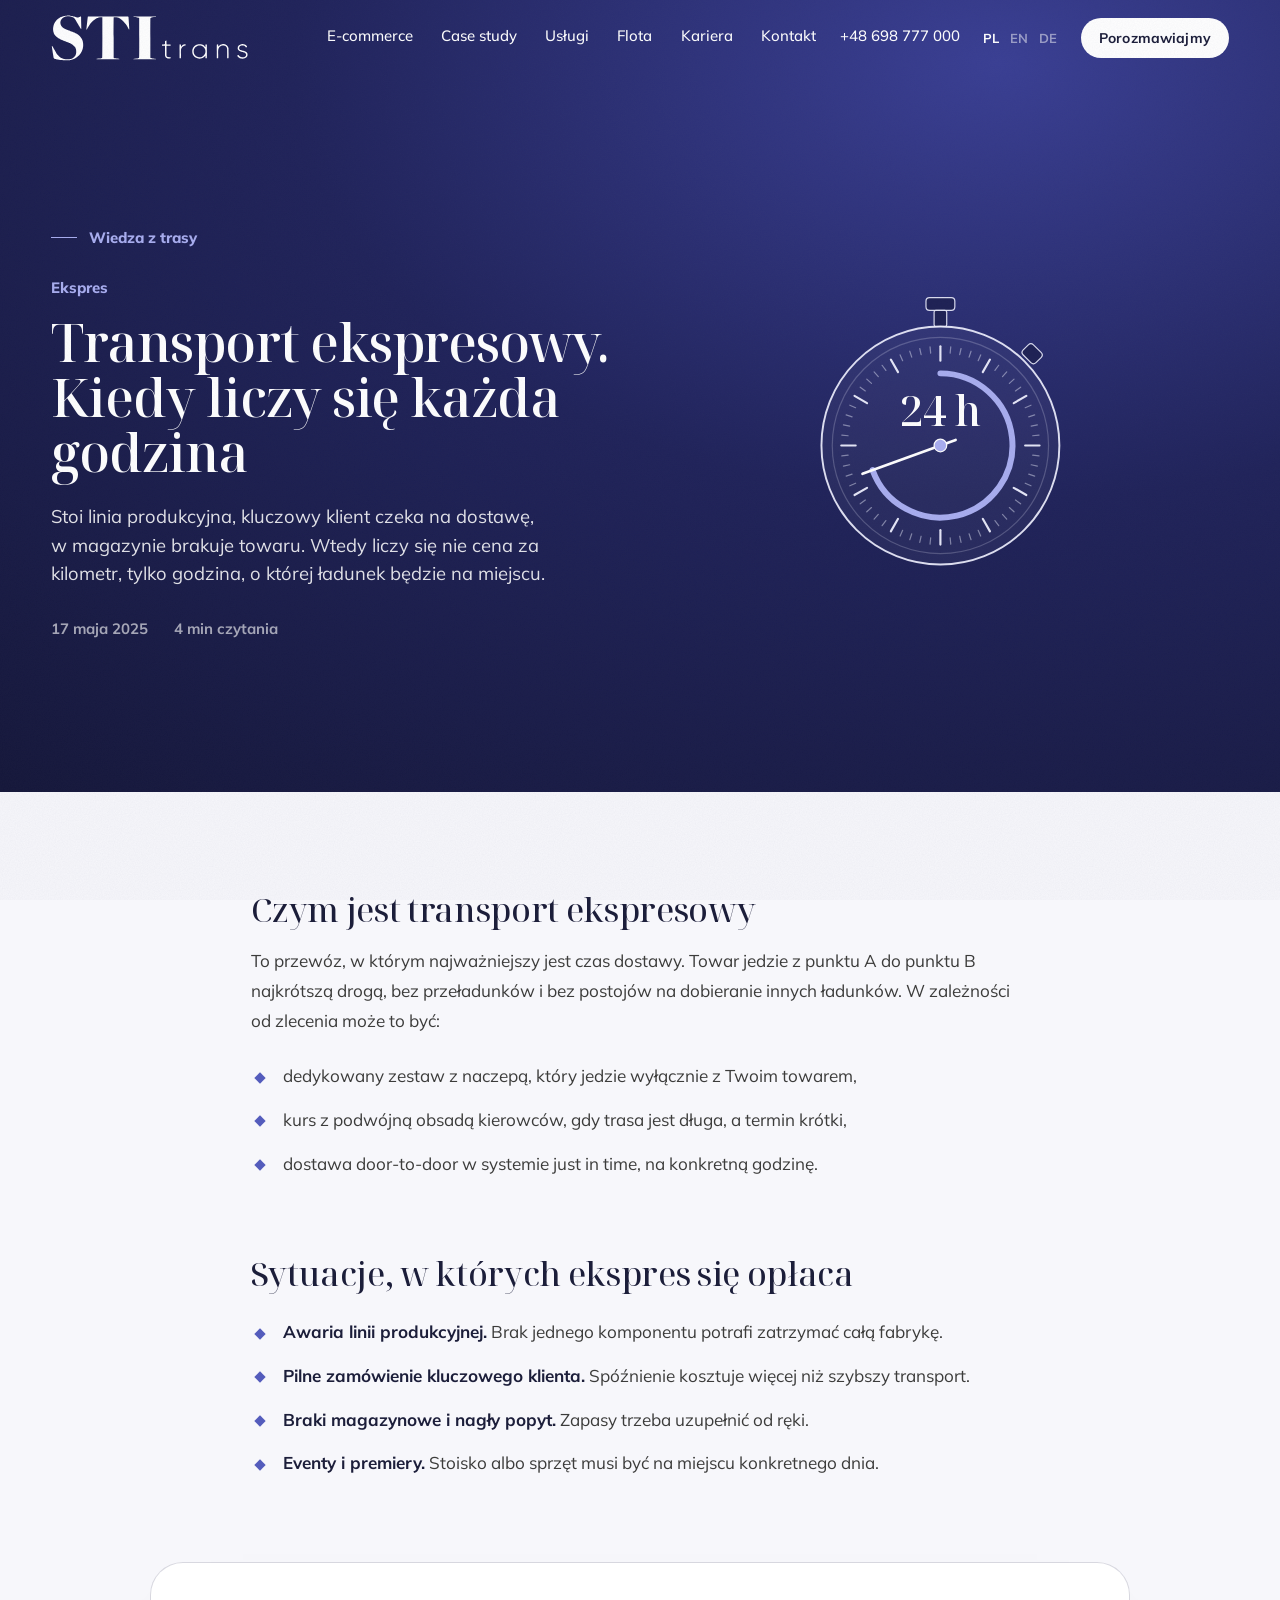
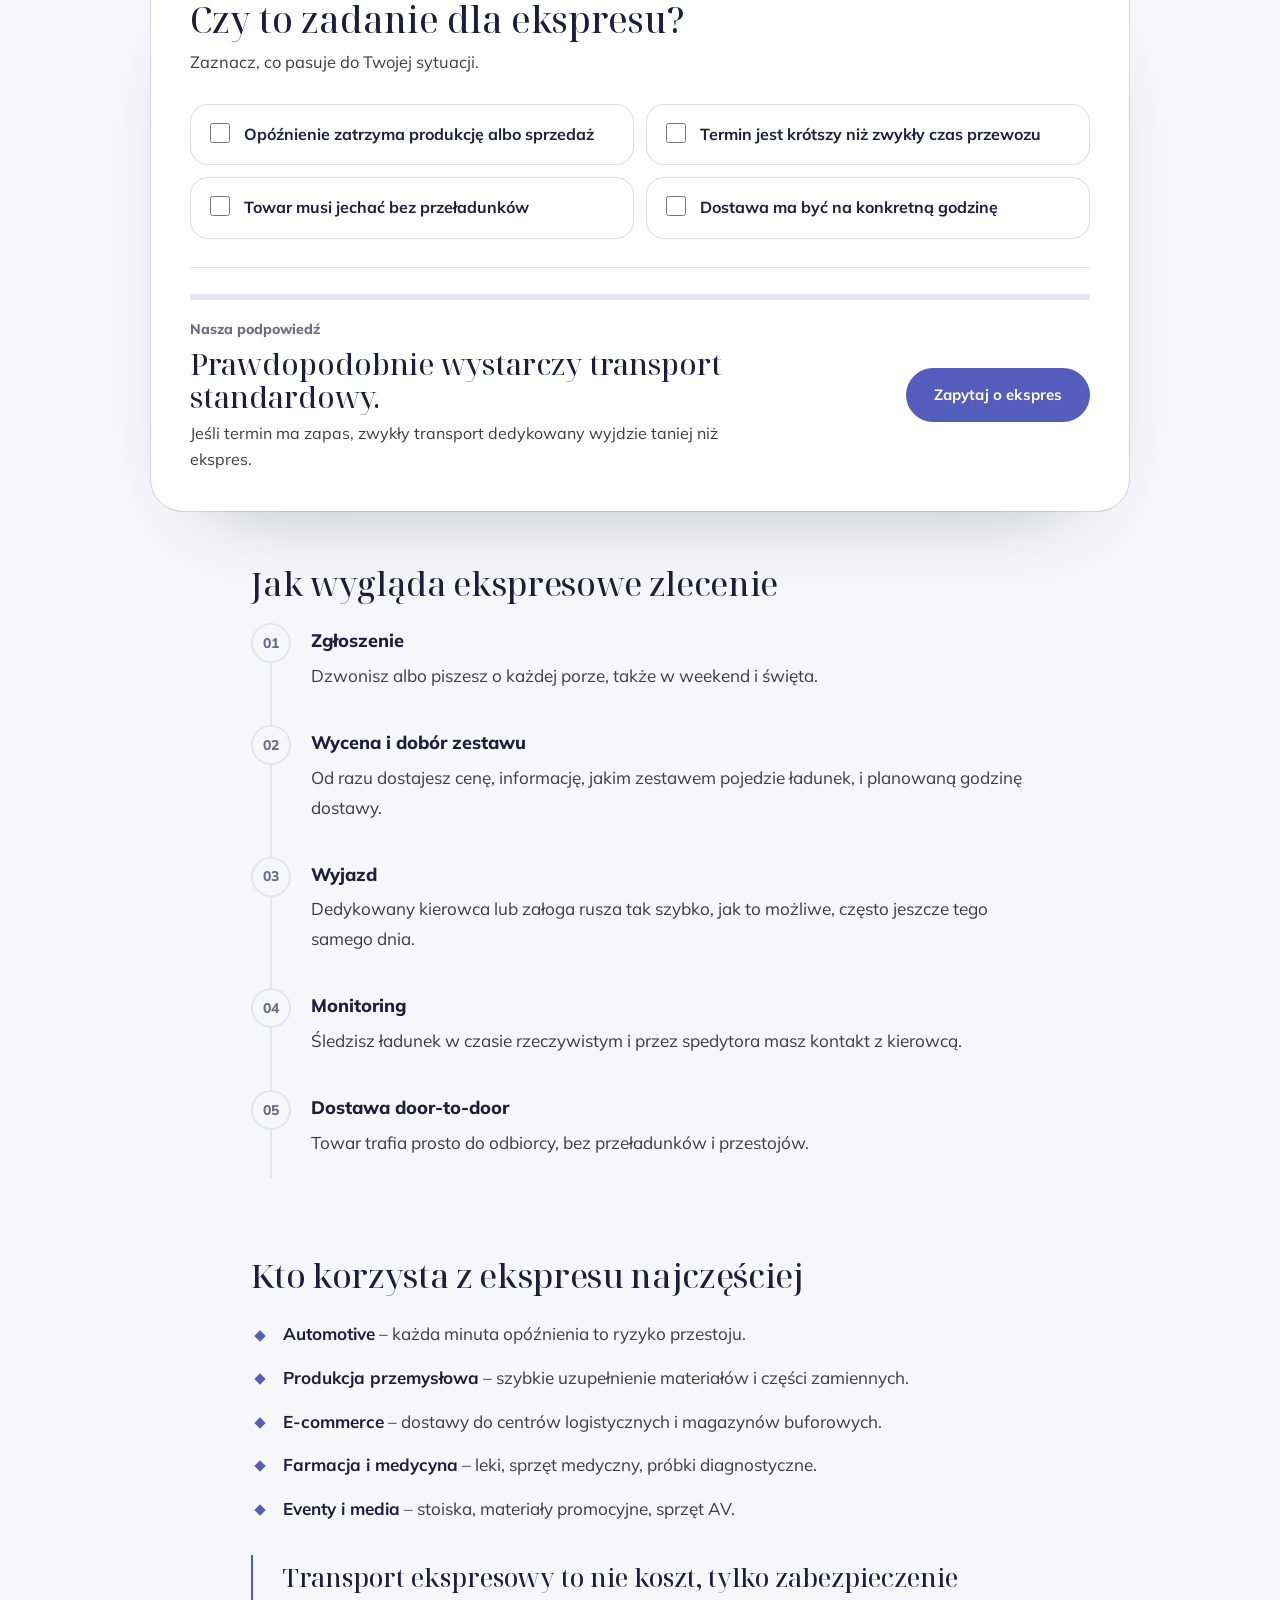
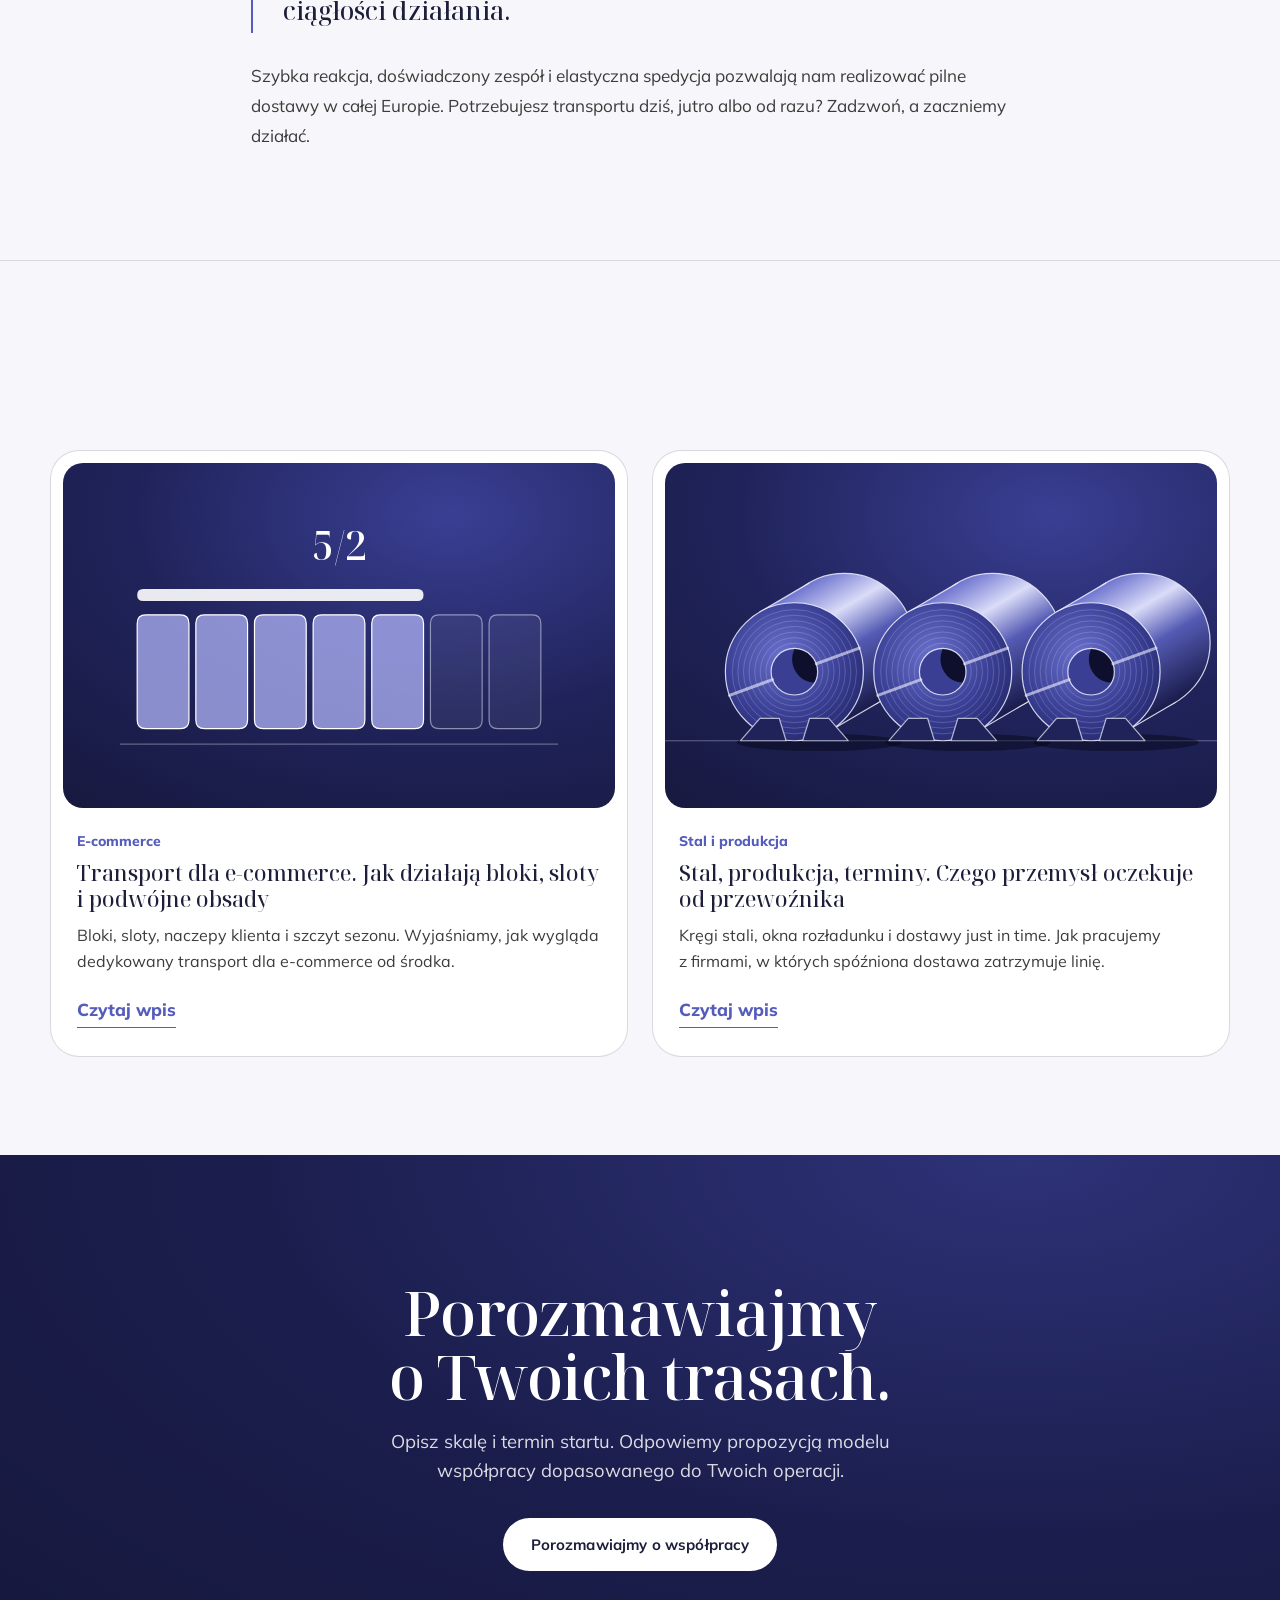
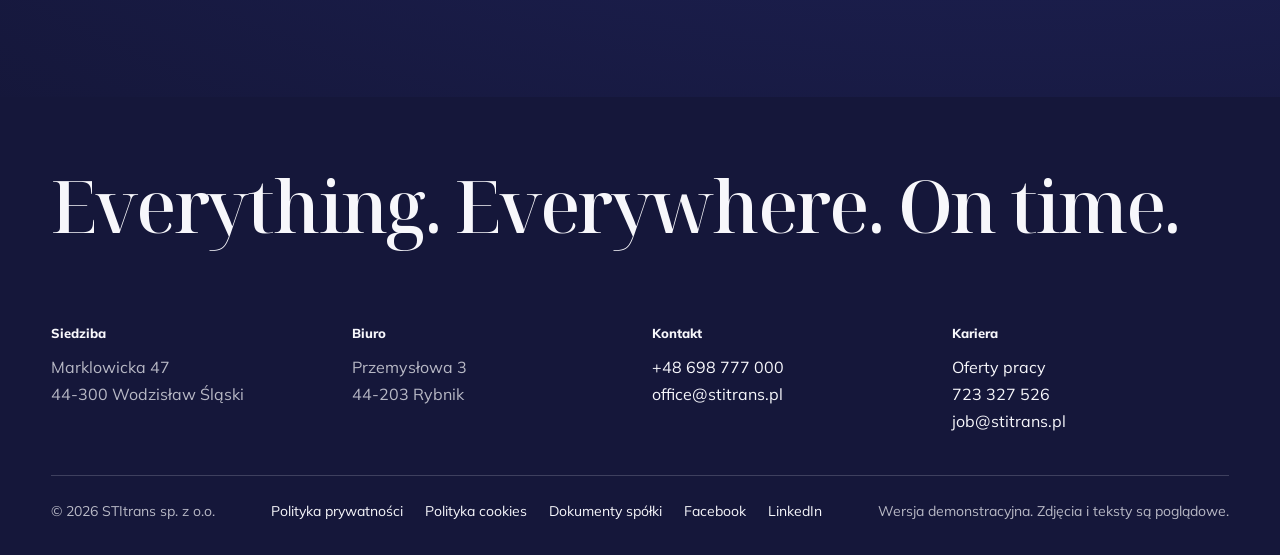
<file: blog/transport-ekspresowy.html>
<!doctype html>
<html lang="pl">
<head>
<meta charset="utf-8">
<meta name="viewport" content="width=device-width, initial-scale=1, viewport-fit=cover">
<!-- Demo: nie indeksujemy, żeby nie konkurowało ze stitrans.pl -->
<meta name="robots" content="noindex, nofollow">
<title>Transport ekspresowy. Kiedy liczy się każda godzina | STItrans</title>
<meta name="description" content="Jak działa transport ekspresowy, kto korzysta z niego najczęściej i kiedy dedykowany zestaw to najrozsądniejszy wybór. Z krótkim testem.">
<meta name="theme-color" content="#F7F7FB">
<link rel="icon" type="image/png" href="../assets/favicon.png">
<link rel="preconnect" href="https://fonts.googleapis.com">
<link rel="preconnect" href="https://fonts.gstatic.com" crossorigin>
<link rel="stylesheet" href="https://fonts.googleapis.com/css2?family=Noto+Serif+Display:ital,wght@0,400..700;1,400..700&family=Mulish:wght@300..800&display=swap">
<link rel="stylesheet" href="../css/style.css?v=e2b5a46b">
<script src="../js/vendor/lenis.min.js?v=bc6fcb5d" defer></script>
<script src="../js/i18n.js?v=5053201a" defer></script>
<script src="../js/core.js?v=abce8866" defer></script>
<script src="../js/site.js?v=57a39311" defer></script>
</head>
<body class="page">
<a class="skip" href="#tresc">Przejdź do treści</a>

<header class="site-header" id="header">
  <a class="brand" href="../index.html" aria-label="STItrans, strona główna"><span class="logo"><span class="logo__dark"></span><span class="logo__light"></span></span></a>
  <nav class="nav" aria-label="Główna nawigacja">
    <a class="has-roll" href="../index.html#e-commerce"><span class="roll"><span class="roll__in"><span>E-commerce</span><span aria-hidden="true">E-commerce</span></span></span></a>
    <a class="has-roll" href="../index.html#case-study"><span class="roll"><span class="roll__in"><span>Case study</span><span aria-hidden="true">Case study</span></span></span></a>
    <a class="has-roll" href="../index.html#oferta"><span class="roll"><span class="roll__in"><span>Usługi</span><span aria-hidden="true">Usługi</span></span></span></a>
    <a class="has-roll" href="../index.html#flota"><span class="roll"><span class="roll__in"><span>Flota</span><span aria-hidden="true">Flota</span></span></span></a>
    <a class="has-roll" href="../index.html#kariera"><span class="roll"><span class="roll__in"><span>Kariera</span><span aria-hidden="true">Kariera</span></span></span></a>
    <a class="has-roll" href="../index.html#wycena"><span class="roll"><span class="roll__in"><span>Kontakt</span><span aria-hidden="true">Kontakt</span></span></span></a>
  </nav>
  <div class="tools">
    <a class="phone has-roll" href="tel:+48698777000"><span class="roll"><span class="roll__in"><span>+48 698 777 000</span><span aria-hidden="true">+48 698 777 000</span></span></span></a>
    <div class="lang" role="group" aria-label="Wybór języka"><a href="?lang=pl" data-lang="pl" lang="pl" aria-current="true">PL</a><a href="?lang=en" data-lang="en" lang="en">EN</a><a href="?lang=de" data-lang="de" lang="de">DE</a></div>
    <a class="btn btn--small has-roll" href="../index.html#wycena"><span class="roll"><span class="roll__in"><span>Porozmawiajmy</span><span aria-hidden="true">Porozmawiajmy</span></span></span></a>
    <button class="menu-btn" id="menuBtn" type="button" aria-expanded="false" aria-controls="menu">Menu</button>
  </div>
</header>

<div class="menu" id="menu" role="dialog" aria-modal="true" aria-label="Menu">
  <div class="menu__top">
    <span class="logo"><span class="logo__dark"></span></span>
    <button class="menu-close" id="menuClose" type="button">Zamknij</button>
  </div>
  <nav class="menu__nav" aria-label="Menu mobilne">
    <a href="../index.html#e-commerce">E-commerce</a>
    <a href="../index.html#case-study">Case study</a>
    <a href="../index.html#oferta">Usługi</a>
    <a href="../index.html#flota">Flota</a>
    <a href="../index.html#kariera">Kariera</a>
    <a href="../index.html#wycena">Kontakt</a>
  </nav>
  <div class="menu__foot">
    <a href="tel:+48698777000">+48 698 777 000</a>
    <a href="mailto:office@stitrans.pl">office@stitrans.pl</a>
    <div class="lang menu__lang" role="group" aria-label="Wybór języka"><a href="?lang=pl" data-lang="pl" lang="pl" aria-current="true">PL</a><a href="?lang=en" data-lang="en" lang="en">EN</a><a href="?lang=de" data-lang="de" lang="de">DE</a></div>
  </div>
  <a class="btn" href="../index.html#wycena">Porozmawiajmy o współpracy</a>
</div>

<main id="tresc">
<section class="art-hero" data-header="dark">
  <div class="art-hero__copy">
    <a class="crumb" href="index.html">Wiedza z trasy</a>
    <p class="art-hero__tag">Ekspres</p>
    <h1 class="art-hero__title">Transport ekspresowy. Kiedy liczy się każda godzina</h1>
    <p class="art-hero__lead">Stoi linia produkcyjna, kluczowy klient czeka na dostawę, w magazynie brakuje towaru. Wtedy liczy się nie cena za kilometr, tylko godzina, o której ładunek będzie na miejscu.</p>
    <p class="art-hero__meta"><span>17 maja 2025</span><span>4 min czytania</span></p>
  </div>
  <div class="art-hero__art" data-reveal><svg class="cover-art" data-cover="watch" viewBox="0 0 640 400" aria-hidden="true"></svg></div>
</section>

<div class="art">
  <div class="art__body" data-lang-block="pl" lang="pl">
<h2>Czym jest transport ekspresowy</h2>
<p>To przewóz, w&nbsp;którym najważniejszy jest czas dostawy. Towar jedzie z&nbsp;punktu A&nbsp;do punktu B najkrótszą drogą, bez przeładunków i&nbsp;bez postojów na dobieranie innych ładunków. W&nbsp;zależności od zlecenia może to być:</p>
<ul>
<li>dedykowany zestaw z&nbsp;naczepą, który jedzie wyłącznie z&nbsp;Twoim towarem,</li>
<li>kurs z&nbsp;podwójną obsadą kierowców, gdy trasa jest długa, a&nbsp;termin krótki,</li>
<li>dostawa door-to-door w&nbsp;systemie just in time, na konkretną godzinę.</li>
</ul>
<h2>Sytuacje, w&nbsp;których ekspres się opłaca</h2>
<ul>
<li><strong>Awaria linii produkcyjnej.</strong> Brak jednego komponentu potrafi zatrzymać całą fabrykę.</li>
<li><strong>Pilne zamówienie kluczowego klienta.</strong> Spóźnienie kosztuje więcej niż szybszy transport.</li>
<li><strong>Braki magazynowe i&nbsp;nagły popyt.</strong> Zapasy trzeba uzupełnić od ręki.</li>
<li><strong>Eventy i&nbsp;premiery.</strong> Stoisko albo sprzęt musi być na miejscu konkretnego dnia.</li>
</ul>
  </div>
  <div class="art__body" data-lang-block="en" lang="en" hidden>
<h2>What express transport is</h2>
<p>It is transport where delivery time comes first. The goods travel from A to B by the shortest route, with no reloading and no stops to pick up other loads. Depending on the order, it can be:</p>
<ul>
<li>a dedicated truck and trailer that carries only your goods,</li>
<li>a double-crew run when the route is long and the deadline short,</li>
<li>door-to-door delivery just in time, at a specific hour.</li>
</ul>
<h2>When express pays off</h2>
<ul>
<li><strong>A production line breakdown.</strong> One missing component can stop an entire factory.</li>
<li><strong>An urgent order from a key customer.</strong> Being late costs more than faster transport.</li>
<li><strong>Stock shortages and sudden demand.</strong> Inventory has to be replenished right away.</li>
<li><strong>Events and launches.</strong> A stand or equipment must be on site on a given day.</li>
</ul>
  </div>
  <div class="art__body" data-lang-block="de" lang="de" hidden>
<h2>Was Expresstransport ist</h2>
<p>Es ist ein Transport, bei dem die Lieferzeit an erster Stelle steht. Die Ware fährt auf dem kürzesten Weg von A nach B, ohne Umladen und ohne Stopps für andere Ladungen. Je nach Auftrag kann das sein:</p>
<ul>
<li>ein exklusiver Sattelzug, der ausschließlich Ihre Ware transportiert,</li>
<li>eine Fahrt mit Doppelbesatzung, wenn die Strecke lang und der Termin knapp ist,</li>
<li>eine Haus-zu-Haus-Lieferung just in time, zu einer bestimmten Uhrzeit.</li>
</ul>
<h2>Wann sich Express lohnt</h2>
<ul>
<li><strong>Ausfall einer Produktionslinie.</strong> Ein fehlendes Bauteil kann eine ganze Fabrik stoppen.</li>
<li><strong>Eilauftrag eines wichtigen Kunden.</strong> Eine Verspätung kostet mehr als ein schnellerer Transport.</li>
<li><strong>Lagerengpässe und plötzliche Nachfrage.</strong> Bestände müssen sofort aufgefüllt werden.</li>
<li><strong>Events und Produktstarts.</strong> Ein Messestand oder Technik muss an einem bestimmten Tag vor Ort sein.</li>
</ul>
  </div>
<section class="widget check" id="check" data-reveal aria-labelledby="checkTitle">
    <div class="widget__head">
      <h2 class="widget__title" id="checkTitle">Czy to zadanie dla ekspresu?</h2>
      <p class="widget__lead">Zaznacz, co pasuje do Twojej sytuacji.</p>
    </div>
    <div class="check__list">
      <label><input type="checkbox"><span>Opóźnienie zatrzyma produkcję albo sprzedaż</span></label>
      <label><input type="checkbox"><span>Termin jest krótszy niż zwykły czas przewozu</span></label>
      <label><input type="checkbox"><span>Towar musi jechać bez przeładunków</span></label>
      <label><input type="checkbox"><span>Dostawa ma być na konkretną godzinę</span></label>
    </div>
    <div class="check__result" aria-live="polite">
      <div class="check__meter" aria-hidden="true"><i></i></div>
      <p class="calc__kicker">Nasza podpowiedź</p>
      <p class="calc__verdict" id="checkVerdict"></p>
      <p class="calc__why" id="checkWhy"></p>
      <a class="btn has-roll" id="checkCta" href="../index.html?cargo=Ekspres#wycena"><span class="roll"><span class="roll__in"><span>Zapytaj o ekspres</span><span aria-hidden="true">Zapytaj o ekspres</span></span></span></a>
    </div>
  </section>
  <div class="art__body" data-lang-block="pl" lang="pl">
<h2>Jak wygląda ekspresowe zlecenie</h2>
<div class="timeline">
<div class="timeline__step" data-n="01"><h3>Zgłoszenie</h3><p>Dzwonisz albo piszesz o&nbsp;każdej porze, także w&nbsp;weekend i&nbsp;święta.</p></div>
<div class="timeline__step" data-n="02"><h3>Wycena i&nbsp;dobór zestawu</h3><p>Od razu dostajesz cenę, informację, jakim zestawem pojedzie ładunek, i&nbsp;planowaną godzinę dostawy.</p></div>
<div class="timeline__step" data-n="03"><h3>Wyjazd</h3><p>Dedykowany kierowca lub załoga rusza tak szybko, jak to możliwe, często jeszcze tego samego dnia.</p></div>
<div class="timeline__step" data-n="04"><h3>Monitoring</h3><p>Śledzisz ładunek w&nbsp;czasie rzeczywistym i&nbsp;przez spedytora masz kontakt z&nbsp;kierowcą.</p></div>
<div class="timeline__step" data-n="05"><h3>Dostawa door-to-door</h3><p>Towar trafia prosto do odbiorcy, bez przeładunków i&nbsp;przestojów.</p></div>
</div>
<h2>Kto korzysta z&nbsp;ekspresu najczęściej</h2>
<ul>
<li><strong>Automotive</strong> – każda minuta opóźnienia to ryzyko przestoju.</li>
<li><strong>Produkcja przemysłowa</strong> – szybkie uzupełnienie materiałów i&nbsp;części zamiennych.</li>
<li><strong>E-commerce</strong> – dostawy do centrów logistycznych i&nbsp;magazynów buforowych.</li>
<li><strong>Farmacja i&nbsp;medycyna</strong> – leki, sprzęt medyczny, próbki diagnostyczne.</li>
<li><strong>Eventy i&nbsp;media</strong> – stoiska, materiały promocyjne, sprzęt AV.</li>
</ul>
<p class="art__quote">Transport ekspresowy to nie koszt, tylko zabezpieczenie ciągłości działania.</p>
<p>Szybka reakcja, doświadczony zespół i&nbsp;elastyczna spedycja pozwalają nam realizować pilne dostawy w&nbsp;całej Europie. Potrzebujesz transportu dziś, jutro albo od razu? Zadzwoń, a&nbsp;zaczniemy działać.</p>
  </div>
  <div class="art__body" data-lang-block="en" lang="en" hidden>
<h2>How an express order works</h2>
<div class="timeline">
<div class="timeline__step" data-n="01"><h3>Request</h3><p>You call or write at any time, including weekends and holidays.</p></div>
<div class="timeline__step" data-n="02"><h3>Quote and truck choice</h3><p>You get a price straight away, the truck we will use and the planned delivery time.</p></div>
<div class="timeline__step" data-n="03"><h3>Departure</h3><p>A dedicated driver or crew sets off as soon as possible, often the same day.</p></div>
<div class="timeline__step" data-n="04"><h3>Tracking</h3><p>You follow the cargo in real time and stay in touch with the driver through your forwarder.</p></div>
<div class="timeline__step" data-n="05"><h3>Door-to-door delivery</h3><p>The goods go straight to the recipient, with no reloading or waiting.</p></div>
</div>
<h2>Who uses express most often</h2>
<ul>
<li><strong>Automotive</strong> – every minute of delay risks a line stoppage.</li>
<li><strong>Industrial production</strong> – fast replenishment of materials and spare parts.</li>
<li><strong>E-commerce</strong> – deliveries to logistics centres and buffer warehouses.</li>
<li><strong>Pharma and healthcare</strong> – medicines, medical equipment, diagnostic samples.</li>
<li><strong>Events and media</strong> – stands, promotional materials, AV equipment.</li>
</ul>
<p class="art__quote">Express transport is not a cost but a safeguard for business continuity.</p>
<p>Fast reaction, an experienced team and flexible forwarding let us handle urgent deliveries across Europe. Need transport today, tomorrow or right now? Call us and we will get moving.</p>
  </div>
  <div class="art__body" data-lang-block="de" lang="de" hidden>
<h2>So läuft ein Expressauftrag ab</h2>
<div class="timeline">
<div class="timeline__step" data-n="01"><h3>Anfrage</h3><p>Sie rufen an oder schreiben jederzeit, auch am Wochenende und an Feiertagen.</p></div>
<div class="timeline__step" data-n="02"><h3>Angebot und Fahrzeugwahl</h3><p>Sie erhalten sofort einen Preis, das vorgesehene Fahrzeug und die geplante Lieferzeit.</p></div>
<div class="timeline__step" data-n="03"><h3>Abfahrt</h3><p>Ein exklusiver Fahrer oder eine Besatzung fährt so schnell wie möglich los, oft noch am selben Tag.</p></div>
<div class="timeline__step" data-n="04"><h3>Überwachung</h3><p>Sie verfolgen die Ladung in Echtzeit und haben über den Disponenten Kontakt zum Fahrer.</p></div>
<div class="timeline__step" data-n="05"><h3>Haus-zu-Haus-Lieferung</h3><p>Die Ware geht direkt zum Empfänger, ohne Umladen und Wartezeiten.</p></div>
</div>
<h2>Wer Express am häufigsten nutzt</h2>
<ul>
<li><strong>Automobilindustrie</strong> – jede Minute Verspätung riskiert einen Bandstillstand.</li>
<li><strong>Industrielle Produktion</strong> – schneller Nachschub an Material und Ersatzteilen.</li>
<li><strong>E-Commerce</strong> – Lieferungen an Logistikzentren und Pufferlager.</li>
<li><strong>Pharma und Medizin</strong> – Medikamente, Medizintechnik, Diagnoseproben.</li>
<li><strong>Events und Medien</strong> – Messestände, Werbematerial, AV-Technik.</li>
</ul>
<p class="art__quote">Expresstransport ist kein Kostenfaktor, sondern eine Absicherung der Betriebskontinuität.</p>
<p>Schnelle Reaktion, ein erfahrenes Team und flexible Disposition ermöglichen uns eilige Lieferungen in ganz Europa. Sie brauchen einen Transport heute, morgen oder sofort? Rufen Sie an, und wir legen los.</p>
  </div>
</div>

<section class="related" aria-labelledby="relatedTitle">
  <h2 class="related__title" id="relatedTitle" data-split>Czytaj dalej</h2>
  <div class="blog__grid blog__grid--two">
      <article class="post" data-reveal>
        <a class="post__link" href="transport-dla-e-commerce.html">
          <div class="post__cover"><svg class="cover-art" data-cover="week" viewBox="0 0 640 400" aria-hidden="true"></svg></div>
          <p class="post__tag">E-commerce</p>
          <h3 class="post__title">Transport dla e-commerce. Jak działają bloki, sloty i podwójne obsady</h3>
          <p class="post__excerpt">Bloki, sloty, naczepy klienta i szczyt sezonu. Wyjaśniamy, jak wygląda dedykowany transport dla e-commerce od środka.</p>
          <span class="post__more">Czytaj wpis</span>
        </a>
      </article>
      <article class="post" data-reveal>
        <a class="post__link" href="partner-dla-przemyslu.html">
          <div class="post__cover"><svg class="cover-art" data-cover="coils" viewBox="0 0 640 400" aria-hidden="true"></svg></div>
          <p class="post__tag">Stal i produkcja</p>
          <h3 class="post__title">Stal, produkcja, terminy. Czego przemysł oczekuje od przewoźnika</h3>
          <p class="post__excerpt">Kręgi stali, okna rozładunku i dostawy just in time. Jak pracujemy z firmami, w których spóźniona dostawa zatrzymuje linię.</p>
          <span class="post__more">Czytaj wpis</span>
        </a>
      </article>
  </div>
</section>

<section class="cta-band" data-header="dark" aria-labelledby="ctaTitle">
  <h2 class="cta-band__title" id="ctaTitle" data-split>Porozmawiajmy o Twoich trasach.</h2>
  <p data-reveal>Opisz skalę i termin startu. Odpowiemy propozycją modelu współpracy dopasowanego do Twoich operacji.</p>
  <a class="btn btn--light has-roll" href="../index.html#wycena" data-reveal><span class="roll"><span class="roll__in"><span>Porozmawiajmy o współpracy</span><span aria-hidden="true">Porozmawiajmy o współpracy</span></span></span></a>
</section>
</main>

<footer class="footer footer--page" id="kontakt" data-header="dark">
  <p class="footer__claim" lang="en" data-split>Everything. Everywhere. On&nbsp;time.</p>
  <div class="footer__cols">
    <div><h3>Siedziba</h3><p>Marklowicka 47<br>44-300 Wodzisław Śląski</p></div>
    <div><h3>Biuro</h3><p>Przemysłowa 3<br>44-203 Rybnik</p></div>
    <div><h3>Kontakt</h3><p><a href="tel:+48698777000">+48 698 777 000</a><br><a href="mailto:office@stitrans.pl">office@stitrans.pl</a></p></div>
    <div><h3>Kariera</h3><p><a href="../kariera.html">Oferty pracy</a><br><a href="tel:+48723327526">723 327 526</a><br><a href="mailto:job@stitrans.pl">job@stitrans.pl</a></p></div>
  </div>
  <div class="footer__bottom">
    <span>© 2026 STItrans sp. z o.o.</span>
    <nav class="footer__links" aria-label="Dokumenty i media społecznościowe">
      <a href="../polityka-prywatnosci.html">Polityka prywatności</a>
      <a href="../polityka-cookies.html">Polityka cookies</a>
      <a href="../dokumenty.html">Dokumenty spółki</a>
      <a href="https://www.facebook.com/STItrans/">Facebook</a>
      <a href="https://www.linkedin.com/company/stitrans">LinkedIn</a>
    </nav>
    <span>Wersja demonstracyjna. Zdjęcia i teksty są poglądowe.</span>
  </div>
</footer>
</body>
</html>
</file>
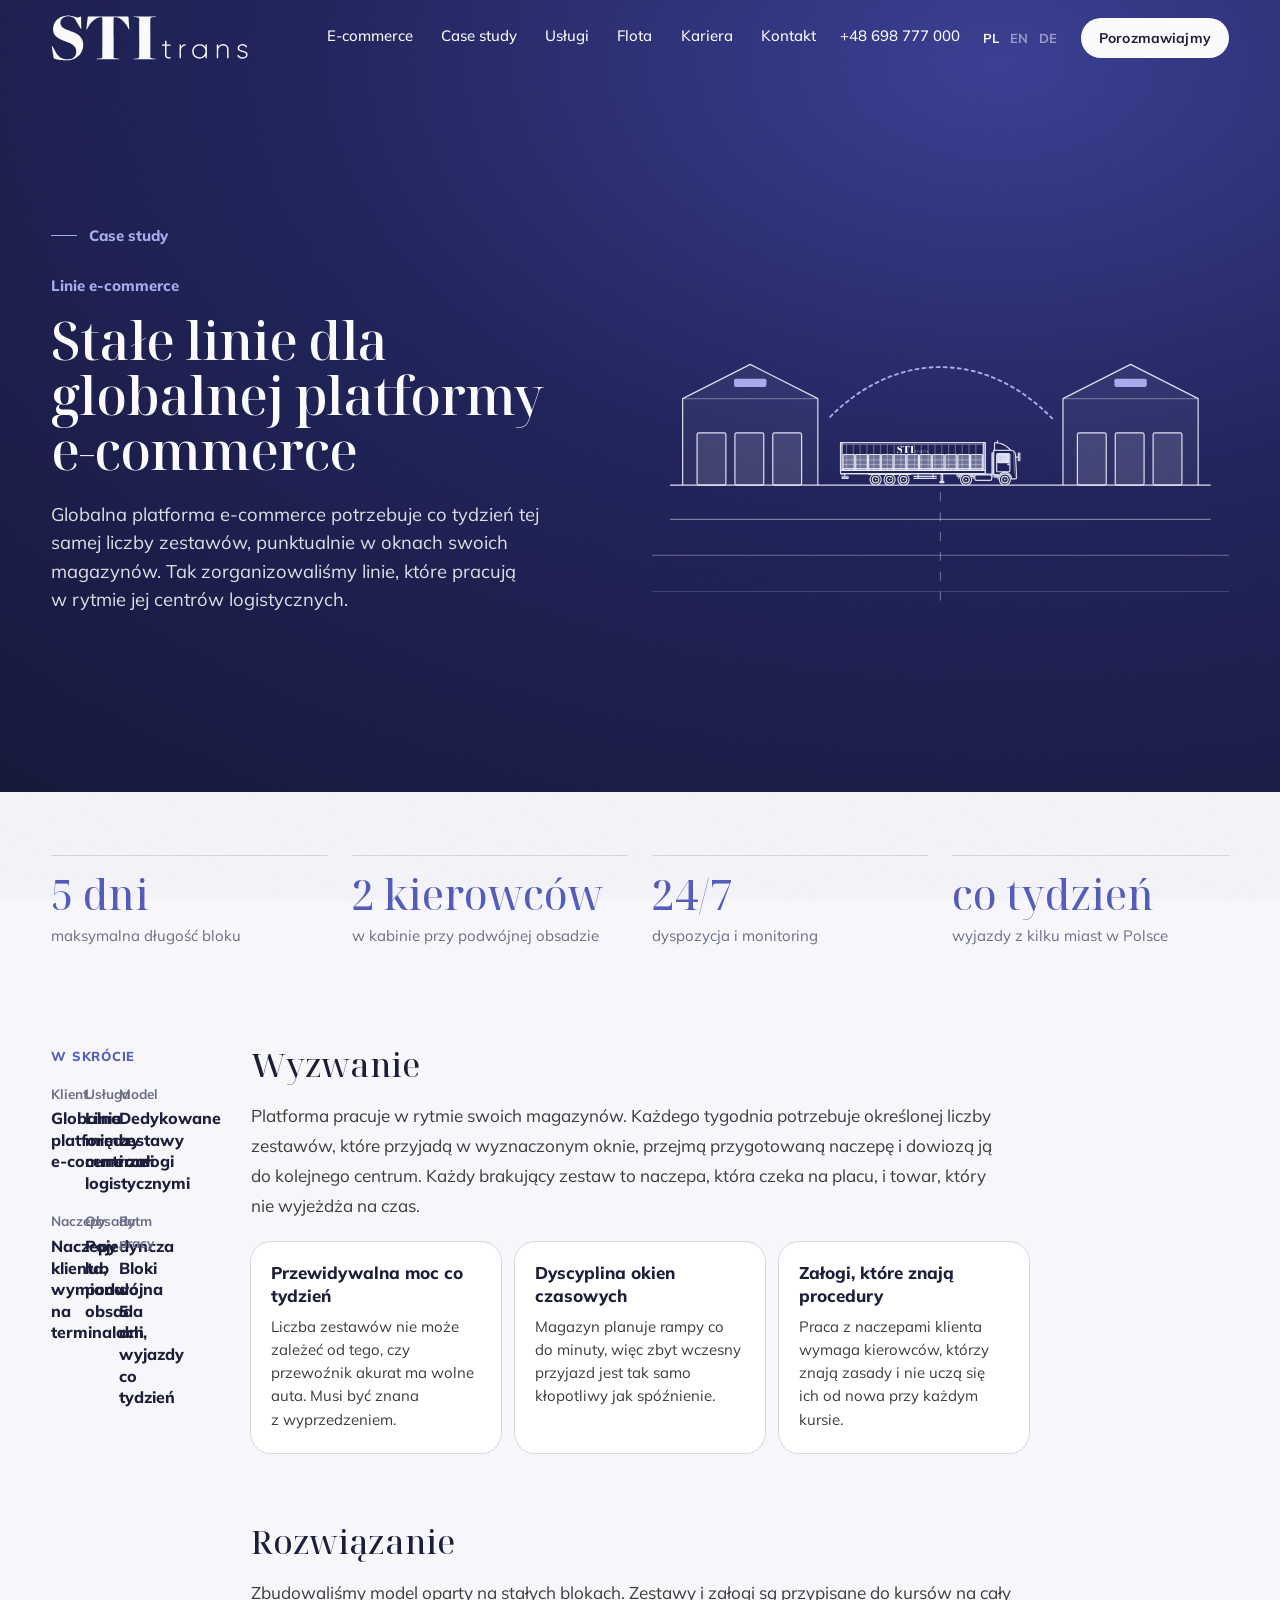
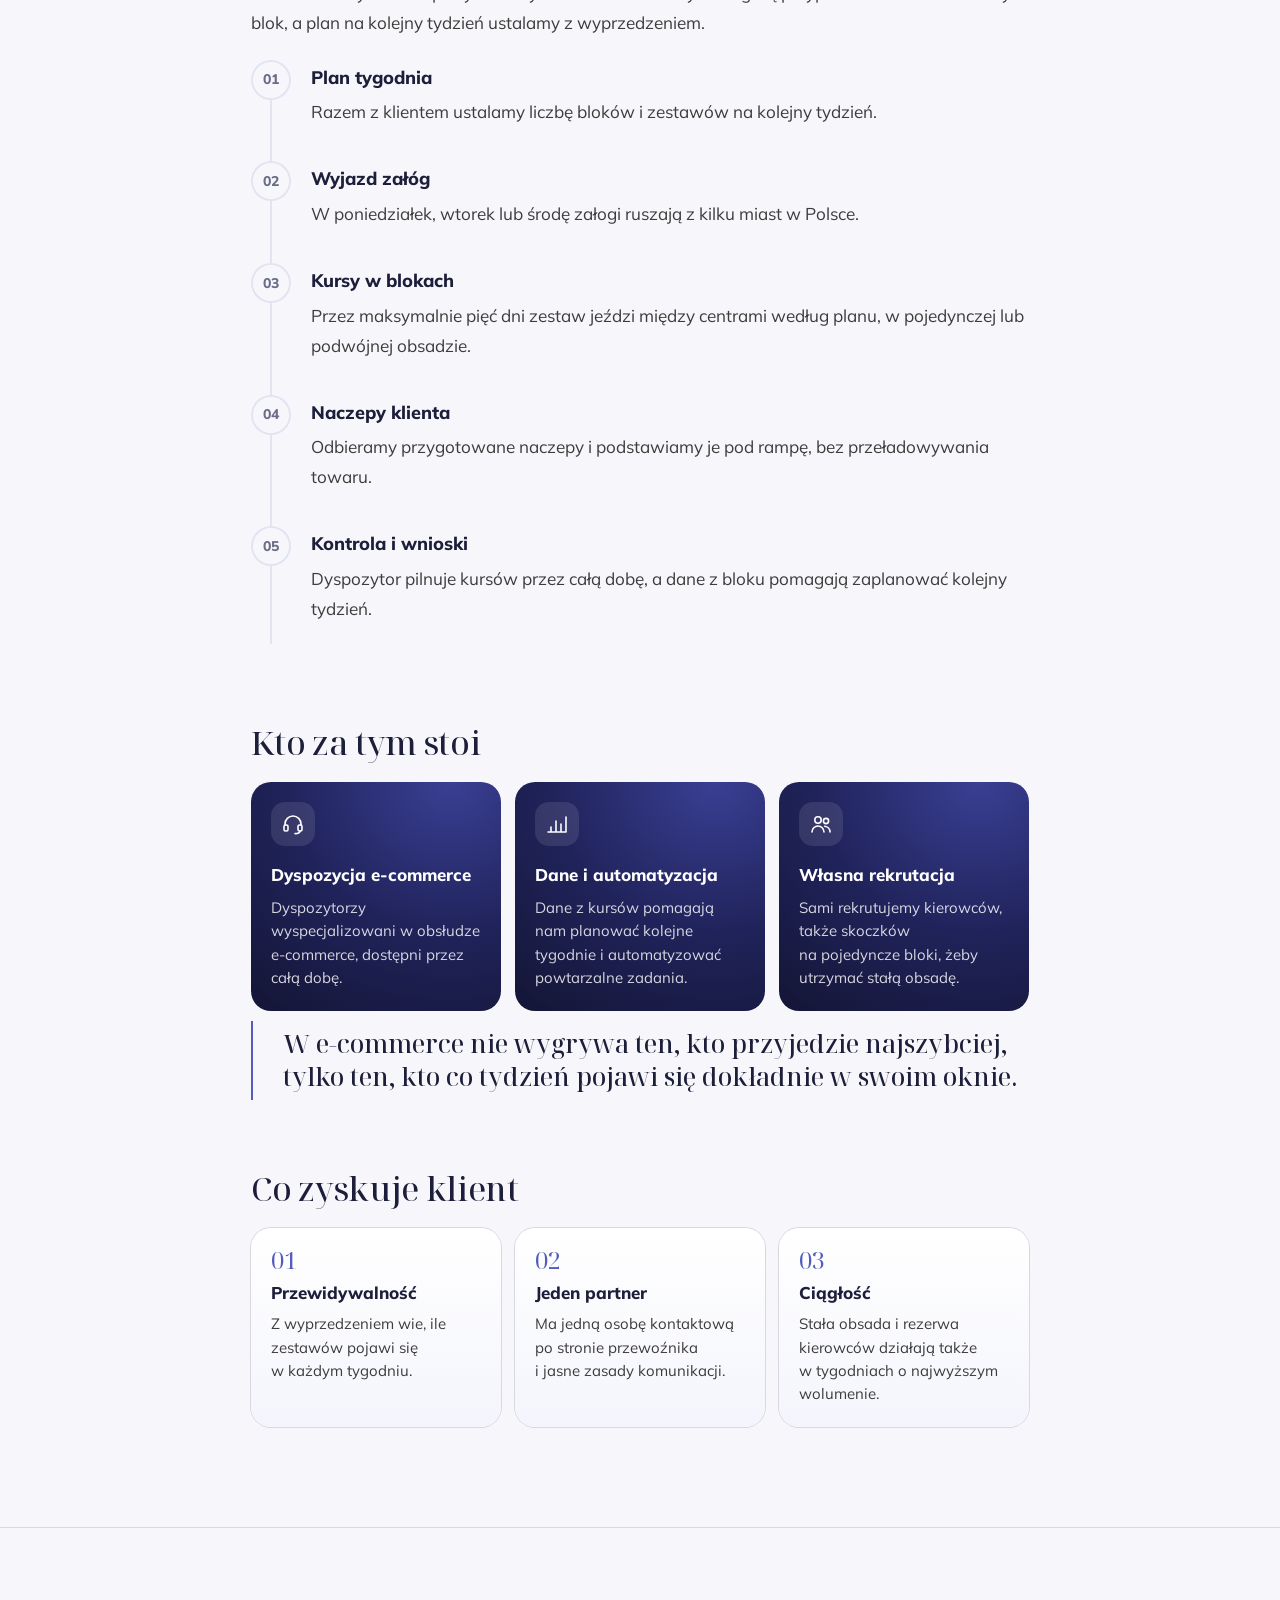
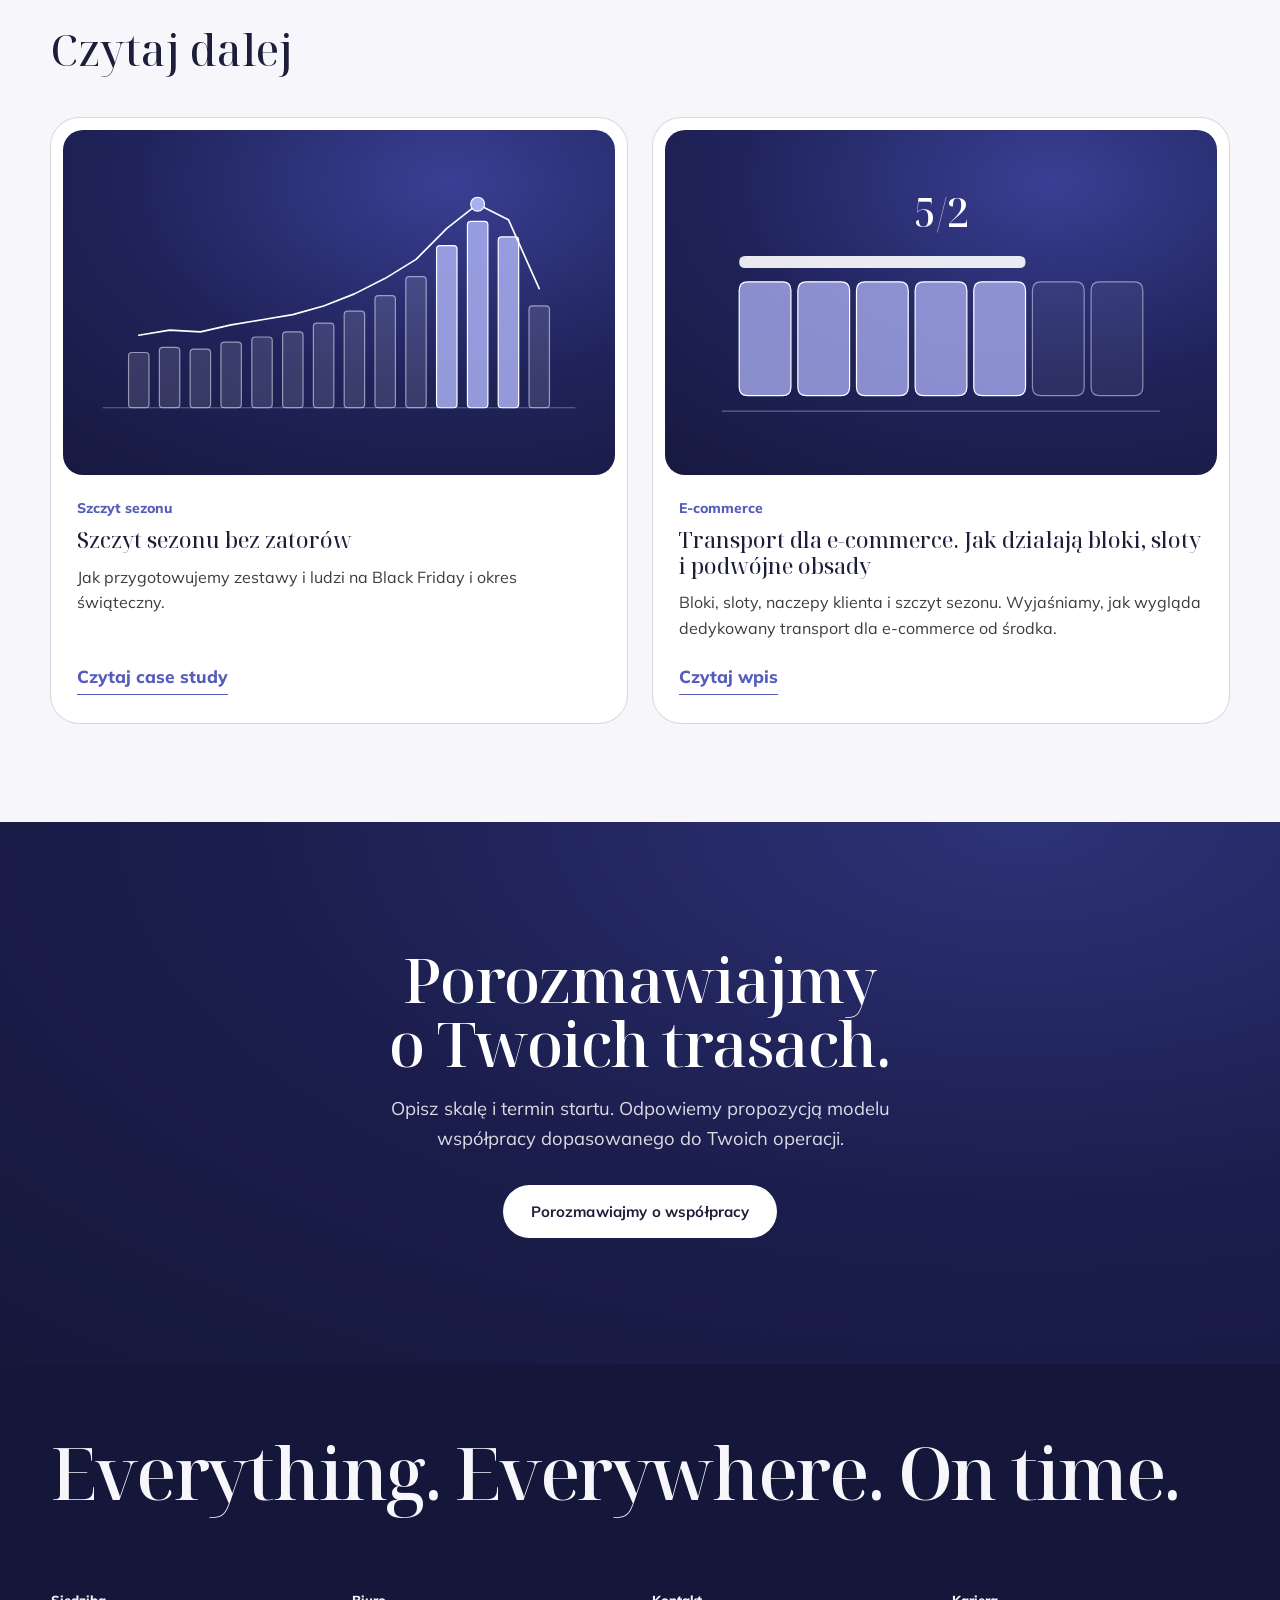
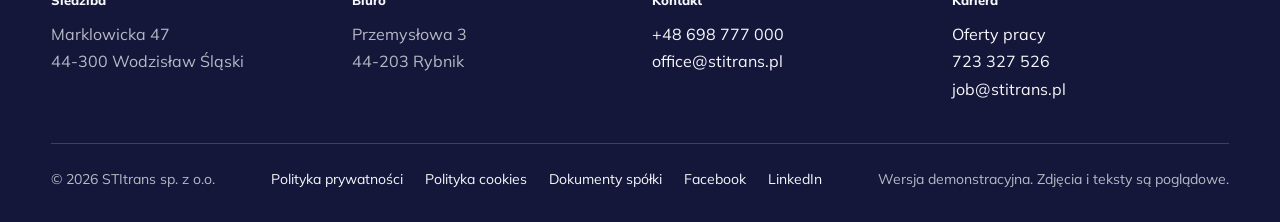
<file: case-study/linie-e-commerce.html>
<!doctype html>
<html lang="pl">
<head>
<meta charset="utf-8">
<meta name="viewport" content="width=device-width, initial-scale=1, viewport-fit=cover">
<!-- Demo: nie indeksujemy, żeby nie konkurowało ze stitrans.pl -->
<meta name="robots" content="noindex, nofollow">
<title>Stałe linie dla globalnej platformy e-commerce | STItrans</title>
<meta name="description" content="Bloki do 5 dni, naczepy klienta i podwójne obsady. Wyjazdy co tydzień z kilku miast w Polsce.">
<meta name="theme-color" content="#F7F7FB">
<link rel="icon" type="image/png" href="../assets/favicon.png">
<link rel="preconnect" href="https://fonts.googleapis.com">
<link rel="preconnect" href="https://fonts.gstatic.com" crossorigin>
<link rel="stylesheet" href="https://fonts.googleapis.com/css2?family=Noto+Serif+Display:ital,wght@0,400..700;1,400..700&family=Mulish:wght@300..800&display=swap">
<link rel="stylesheet" href="../css/style.css?v=e2b5a46b">
<script src="../js/vendor/lenis.min.js?v=bc6fcb5d" defer></script>
<script src="../js/i18n.js?v=5053201a" defer></script>
<script src="../js/core.js?v=abce8866" defer></script>
<script src="../js/site.js?v=57a39311" defer></script>
</head>
<body class="page">
<a class="skip" href="#tresc">Przejdź do treści</a>

<header class="site-header" id="header">
  <a class="brand" href="../index.html" aria-label="STItrans, strona główna"><span class="logo"><span class="logo__dark"></span><span class="logo__light"></span></span></a>
  <nav class="nav" aria-label="Główna nawigacja">
    <a class="has-roll" href="../index.html#e-commerce"><span class="roll"><span class="roll__in"><span>E-commerce</span><span aria-hidden="true">E-commerce</span></span></span></a>
    <a class="has-roll" href="../index.html#case-study"><span class="roll"><span class="roll__in"><span>Case study</span><span aria-hidden="true">Case study</span></span></span></a>
    <a class="has-roll" href="../index.html#oferta"><span class="roll"><span class="roll__in"><span>Usługi</span><span aria-hidden="true">Usługi</span></span></span></a>
    <a class="has-roll" href="../index.html#flota"><span class="roll"><span class="roll__in"><span>Flota</span><span aria-hidden="true">Flota</span></span></span></a>
    <a class="has-roll" href="../index.html#kariera"><span class="roll"><span class="roll__in"><span>Kariera</span><span aria-hidden="true">Kariera</span></span></span></a>
    <a class="has-roll" href="../index.html#wycena"><span class="roll"><span class="roll__in"><span>Kontakt</span><span aria-hidden="true">Kontakt</span></span></span></a>
  </nav>
  <div class="tools">
    <a class="phone has-roll" href="tel:+48698777000"><span class="roll"><span class="roll__in"><span>+48 698 777 000</span><span aria-hidden="true">+48 698 777 000</span></span></span></a>
    <div class="lang" role="group" aria-label="Wybór języka"><a href="?lang=pl" data-lang="pl" lang="pl" aria-current="true">PL</a><a href="?lang=en" data-lang="en" lang="en">EN</a><a href="?lang=de" data-lang="de" lang="de">DE</a></div>
    <a class="btn btn--small has-roll" href="../index.html#wycena"><span class="roll"><span class="roll__in"><span>Porozmawiajmy</span><span aria-hidden="true">Porozmawiajmy</span></span></span></a>
    <button class="menu-btn" id="menuBtn" type="button" aria-expanded="false" aria-controls="menu">Menu</button>
  </div>
</header>

<div class="menu" id="menu" role="dialog" aria-modal="true" aria-label="Menu">
  <div class="menu__top">
    <span class="logo"><span class="logo__dark"></span></span>
    <button class="menu-close" id="menuClose" type="button">Zamknij</button>
  </div>
  <nav class="menu__nav" aria-label="Menu mobilne">
    <a href="../index.html#e-commerce">E-commerce</a>
    <a href="../index.html#case-study">Case study</a>
    <a href="../index.html#oferta">Usługi</a>
    <a href="../index.html#flota">Flota</a>
    <a href="../index.html#kariera">Kariera</a>
    <a href="../index.html#wycena">Kontakt</a>
  </nav>
  <div class="menu__foot">
    <a href="tel:+48698777000">+48 698 777 000</a>
    <a href="mailto:office@stitrans.pl">office@stitrans.pl</a>
    <div class="lang menu__lang" role="group" aria-label="Wybór języka"><a href="?lang=pl" data-lang="pl" lang="pl" aria-current="true">PL</a><a href="?lang=en" data-lang="en" lang="en">EN</a><a href="?lang=de" data-lang="de" lang="de">DE</a></div>
  </div>
  <a class="btn" href="../index.html#wycena">Porozmawiajmy o współpracy</a>
</div>

<main id="tresc">
<section class="art-hero" data-header="dark">
  <div class="art-hero__copy">
    <a class="crumb" href="../index.html#case-study">Case study</a>
    <p class="art-hero__tag">Linie e-commerce</p>
    <h1 class="art-hero__title">Stałe linie dla globalnej platformy e-commerce</h1>
    <p class="art-hero__lead">Globalna platforma e-commerce potrzebuje co tydzień tej samej liczby zestawów, punktualnie w oknach swoich magazynów. Tak zorganizowaliśmy linie, które pracują w rytmie jej centrów logistycznych.</p>
  </div>
  <div class="art-hero__art" data-reveal><svg class="cover-art truck--night" data-cover="line" viewBox="0 0 640 400" aria-hidden="true"></svg></div>
</section>

<section class="case-facts" aria-label="Fakty">
  <dl class="jobs-facts" data-reveal><div><dt>5 dni</dt><dd>maksymalna długość bloku</dd></div><div><dt>2 kierowców</dt><dd>w kabinie przy podwójnej obsadzie</dd></div><div><dt>24/7</dt><dd>dyspozycja i monitoring</dd></div><div><dt>co tydzień</dt><dd>wyjazdy z kilku miast w Polsce</dd></div></dl>
</section>

<div class="art">
<aside class="cs-glance" data-reveal aria-labelledby="glanceTitle">
  <p class="cs-glance__title" id="glanceTitle">W skrócie</p>
  <dl><div><dt>Klient</dt><dd>Globalna platforma e-commerce</dd></div><div><dt>Usługa</dt><dd>Linie między centrami logistycznymi</dd></div><div><dt>Model</dt><dd>Dedykowane zestawy i załogi</dd></div><div><dt>Naczepy</dt><dd>Naczepy klienta, wymiana na terminalach</dd></div><div><dt>Obsada</dt><dd>Pojedyncza lub podwójna obsada</dd></div><div><dt>Rytm pracy</dt><dd>Bloki do 5 dni, wyjazdy co tydzień</dd></div></dl>
</aside>
  <div class="art__body" data-lang-block="pl" lang="pl">
<h2>Wyzwanie</h2>
<p>Platforma pracuje w rytmie swoich magazynów. Każdego tygodnia potrzebuje określonej liczby zestawów, które przyjadą w wyznaczonym oknie, przejmą przygotowaną naczepę i dowiozą ją do kolejnego centrum. Każdy brakujący zestaw to naczepa, która czeka na placu, i towar, który nie wyjeżdża na czas.</p>
<div class="cs-cards">
<div class="cs-card"><h3>Przewidywalna moc co tydzień</h3><p>Liczba zestawów nie może zależeć od tego, czy przewoźnik akurat ma wolne auta. Musi być znana z wyprzedzeniem.</p></div>
<div class="cs-card"><h3>Dyscyplina okien czasowych</h3><p>Magazyn planuje rampy co do minuty, więc zbyt wczesny przyjazd jest tak samo kłopotliwy jak spóźnienie.</p></div>
<div class="cs-card"><h3>Załogi, które znają procedury</h3><p>Praca z naczepami klienta wymaga kierowców, którzy znają zasady i nie uczą się ich od nowa przy każdym kursie.</p></div>
</div>
<h2>Rozwiązanie</h2>
<p>Zbudowaliśmy model oparty na stałych blokach. Zestawy i załogi są przypisane do kursów na cały blok, a plan na kolejny tydzień ustalamy z wyprzedzeniem.</p>
<div class="timeline">
<div class="timeline__step" data-n="01"><h3>Plan tygodnia</h3><p>Razem z klientem ustalamy liczbę bloków i zestawów na kolejny tydzień.</p></div>
<div class="timeline__step" data-n="02"><h3>Wyjazd załóg</h3><p>W poniedziałek, wtorek lub środę załogi ruszają z kilku miast w Polsce.</p></div>
<div class="timeline__step" data-n="03"><h3>Kursy w blokach</h3><p>Przez maksymalnie pięć dni zestaw jeździ między centrami według planu, w pojedynczej lub podwójnej obsadzie.</p></div>
<div class="timeline__step" data-n="04"><h3>Naczepy klienta</h3><p>Odbieramy przygotowane naczepy i podstawiamy je pod rampę, bez przeładowywania towaru.</p></div>
<div class="timeline__step" data-n="05"><h3>Kontrola i wnioski</h3><p>Dyspozytor pilnuje kursów przez całą dobę, a dane z bloku pomagają zaplanować kolejny tydzień.</p></div>
</div>
<h2>Kto za tym stoi</h2>
<div class="cs-team">
<div class="cs-role"><span class="cs-role__icon"><svg viewBox="0 0 24 24" aria-hidden="true"><path d="M4 13v-1a8 8 0 0 1 16 0v1"/><rect x="3" y="13" width="4" height="6" rx="1.5"/><rect x="17" y="13" width="4" height="6" rx="1.5"/><path d="M19 19c0 1.6-2.2 2.6-5 2.6"/></svg></span><h3>Dyspozycja e-commerce</h3><p>Dyspozytorzy wyspecjalizowani w obsłudze e-commerce, dostępni przez całą dobę.</p></div>
<div class="cs-role"><span class="cs-role__icon"><svg viewBox="0 0 24 24" aria-hidden="true"><path d="M3 20h18M6 20v-5M11 20V9M16 20v-8M21 20V5"/></svg></span><h3>Dane i automatyzacja</h3><p>Dane z kursów pomagają nam planować kolejne tygodnie i automatyzować powtarzalne zadania.</p></div>
<div class="cs-role"><span class="cs-role__icon"><svg viewBox="0 0 24 24" aria-hidden="true"><circle cx="9" cy="8" r="3.2"/><path d="M3 20c0-3.3 2.7-6 6-6s6 2.7 6 6"/><circle cx="17" cy="9" r="2.6"/><path d="M15.6 14.2c3 .3 5.4 2.7 5.4 5.8"/></svg></span><h3>Własna rekrutacja</h3><p>Sami rekrutujemy kierowców, także skoczków na pojedyncze bloki, żeby utrzymać stałą obsadę.</p></div>
</div>
<p class="art__quote">W e-commerce nie wygrywa ten, kto przyjedzie najszybciej, tylko ten, kto co tydzień pojawi się dokładnie w swoim oknie.</p>
<h2>Co zyskuje klient</h2>
<div class="cs-cards cs-cards--gain">
<div class="cs-card"><span class="cs-card__num">01</span><h3>Przewidywalność</h3><p>Z wyprzedzeniem wie, ile zestawów pojawi się w każdym tygodniu.</p></div>
<div class="cs-card"><span class="cs-card__num">02</span><h3>Jeden partner</h3><p>Ma jedną osobę kontaktową po stronie przewoźnika i jasne zasady komunikacji.</p></div>
<div class="cs-card"><span class="cs-card__num">03</span><h3>Ciągłość</h3><p>Stała obsada i rezerwa kierowców działają także w tygodniach o najwyższym wolumenie.</p></div>
</div>
  </div>
  <div class="art__body" data-lang-block="en" lang="en" hidden>
<h2>Challenge</h2>
<p>The platform works to the rhythm of its warehouses. Every week it needs a set number of trucks that arrive in the agreed slot, take over a prepared trailer and deliver it to the next centre. Every missing truck means a trailer waiting in the yard and goods that do not leave on time.</p>
<div class="cs-cards">
<div class="cs-card"><h3>Predictable capacity every week</h3><p>The number of trucks cannot depend on whether a carrier happens to have free vehicles. It has to be known in advance.</p></div>
<div class="cs-card"><h3>Time-slot discipline</h3><p>Warehouses plan their docks to the minute, so arriving too early is just as disruptive as arriving late.</p></div>
<div class="cs-card"><h3>Crews who know the procedures</h3><p>Working with client trailers needs drivers who know the rules and do not have to relearn them on every run.</p></div>
</div>
<h2>Solution</h2>
<p>We built a model based on regular blocks. Trucks and crews are assigned to runs for the whole block, and the plan for the next week is agreed in advance.</p>
<div class="timeline">
<div class="timeline__step" data-n="01"><h3>Weekly plan</h3><p>Together with the client we agree the number of blocks and trucks for the coming week.</p></div>
<div class="timeline__step" data-n="02"><h3>Crews set off</h3><p>On Monday, Tuesday or Wednesday the crews depart from several cities in Poland.</p></div>
<div class="timeline__step" data-n="03"><h3>Runs in blocks</h3><p>For up to five days the truck runs between centres to plan, single or double-manned.</p></div>
<div class="timeline__step" data-n="04"><h3>Client trailers</h3><p>We collect prepared trailers and place them at the dock, without handling the goods.</p></div>
<div class="timeline__step" data-n="05"><h3>Control and lessons</h3><p>A dispatcher watches the runs around the clock, and data from the block helps plan the next week.</p></div>
</div>
<h2>The people behind it</h2>
<div class="cs-team">
<div class="cs-role"><span class="cs-role__icon"><svg viewBox="0 0 24 24" aria-hidden="true"><path d="M4 13v-1a8 8 0 0 1 16 0v1"/><rect x="3" y="13" width="4" height="6" rx="1.5"/><rect x="17" y="13" width="4" height="6" rx="1.5"/><path d="M19 19c0 1.6-2.2 2.6-5 2.6"/></svg></span><h3>E-commerce dispatch</h3><p>Dispatchers who specialise in e-commerce accounts, available around the clock.</p></div>
<div class="cs-role"><span class="cs-role__icon"><svg viewBox="0 0 24 24" aria-hidden="true"><path d="M3 20h18M6 20v-5M11 20V9M16 20v-8M21 20V5"/></svg></span><h3>Data and automation</h3><p>Data from our runs helps us plan the coming weeks and automate repetitive tasks.</p></div>
<div class="cs-role"><span class="cs-role__icon"><svg viewBox="0 0 24 24" aria-hidden="true"><circle cx="9" cy="8" r="3.2"/><path d="M3 20c0-3.3 2.7-6 6-6s6 2.7 6 6"/><circle cx="17" cy="9" r="2.6"/><path d="M15.6 14.2c3 .3 5.4 2.7 5.4 5.8"/></svg></span><h3>Our own recruitment</h3><p>We recruit drivers ourselves, including stand-ins for single blocks, to keep crews stable.</p></div>
</div>
<p class="art__quote">In e-commerce the winner is not whoever arrives fastest, but whoever turns up exactly in their slot every single week.</p>
<h2>What the client gains</h2>
<div class="cs-cards cs-cards--gain">
<div class="cs-card"><span class="cs-card__num">01</span><h3>Predictability</h3><p>The client knows in advance how many trucks will turn up each week.</p></div>
<div class="cs-card"><span class="cs-card__num">02</span><h3>One partner</h3><p>One contact person on the carrier’s side and clear rules of communication.</p></div>
<div class="cs-card"><span class="cs-card__num">03</span><h3>Continuity</h3><p>Stable crews and a reserve of drivers, also in the weeks with the highest volumes.</p></div>
</div>
  </div>
  <div class="art__body" data-lang-block="de" lang="de" hidden>
<h2>Herausforderung</h2>
<p>Die Plattform arbeitet im Rhythmus ihrer Lager. Jede Woche braucht sie eine feste Zahl von Lkw, die im vereinbarten Zeitfenster ankommen, einen vorbereiteten Auflieger übernehmen und ihn zum nächsten Zentrum bringen. Jeder fehlende Lkw bedeutet einen Auflieger, der auf dem Hof wartet, und Ware, die nicht rechtzeitig losfährt.</p>
<div class="cs-cards">
<div class="cs-card"><h3>Planbare Kapazität jede Woche</h3><p>Die Zahl der Lkw darf nicht davon abhängen, ob ein Frachtführer gerade freie Fahrzeuge hat. Sie muss im Voraus feststehen.</p></div>
<div class="cs-card"><h3>Disziplin bei Zeitfenstern</h3><p>Lager planen ihre Rampen auf die Minute, deshalb stört eine zu frühe Ankunft genauso wie eine Verspätung.</p></div>
<div class="cs-card"><h3>Besatzungen, die die Abläufe kennen</h3><p>Die Arbeit mit Kundenaufliegern braucht Fahrer, die die Regeln kennen und sie nicht bei jeder Fahrt neu lernen.</p></div>
</div>
<h2>Lösung</h2>
<p>Wir haben ein Modell auf Basis fester Blöcke aufgebaut. Lkw und Besatzungen sind den Fahrten für den ganzen Block zugeordnet, und der Plan für die nächste Woche steht im Voraus fest.</p>
<div class="timeline">
<div class="timeline__step" data-n="01"><h3>Wochenplan</h3><p>Gemeinsam mit dem Kunden legen wir die Zahl der Blöcke und Lkw für die kommende Woche fest.</p></div>
<div class="timeline__step" data-n="02"><h3>Abfahrt der Besatzungen</h3><p>Am Montag, Dienstag oder Mittwoch fahren die Besatzungen aus mehreren Städten in Polen los.</p></div>
<div class="timeline__step" data-n="03"><h3>Fahrten in Blöcken</h3><p>Bis zu fünf Tage fährt der Lkw planmäßig zwischen den Zentren, einzeln oder doppelt besetzt.</p></div>
<div class="timeline__step" data-n="04"><h3>Kundenauflieger</h3><p>Wir holen vorbereitete Auflieger ab und stellen sie an die Rampe, ohne die Ware umzuladen.</p></div>
<div class="timeline__step" data-n="05"><h3>Kontrolle und Erkenntnisse</h3><p>Ein Disponent überwacht die Fahrten rund um die Uhr, und die Daten aus dem Block helfen bei der Planung der nächsten Woche.</p></div>
</div>
<h2>Wer dahintersteht</h2>
<div class="cs-team">
<div class="cs-role"><span class="cs-role__icon"><svg viewBox="0 0 24 24" aria-hidden="true"><path d="M4 13v-1a8 8 0 0 1 16 0v1"/><rect x="3" y="13" width="4" height="6" rx="1.5"/><rect x="17" y="13" width="4" height="6" rx="1.5"/><path d="M19 19c0 1.6-2.2 2.6-5 2.6"/></svg></span><h3>E-Commerce-Disposition</h3><p>Disponenten, die auf E-Commerce-Kunden spezialisiert sind und rund um die Uhr erreichbar sind.</p></div>
<div class="cs-role"><span class="cs-role__icon"><svg viewBox="0 0 24 24" aria-hidden="true"><path d="M3 20h18M6 20v-5M11 20V9M16 20v-8M21 20V5"/></svg></span><h3>Daten und Automatisierung</h3><p>Die Daten unserer Fahrten helfen uns, die kommenden Wochen zu planen und wiederkehrende Aufgaben zu automatisieren.</p></div>
<div class="cs-role"><span class="cs-role__icon"><svg viewBox="0 0 24 24" aria-hidden="true"><circle cx="9" cy="8" r="3.2"/><path d="M3 20c0-3.3 2.7-6 6-6s6 2.7 6 6"/><circle cx="17" cy="9" r="2.6"/><path d="M15.6 14.2c3 .3 5.4 2.7 5.4 5.8"/></svg></span><h3>Eigene Rekrutierung</h3><p>Wir rekrutieren Fahrer selbst, auch Springer für einzelne Blöcke, damit die Besatzungen stabil bleiben.</p></div>
</div>
<p class="art__quote">Im E-Commerce gewinnt nicht, wer am schnellsten ankommt, sondern wer jede Woche genau in seinem Zeitfenster erscheint.</p>
<h2>Was der Kunde gewinnt</h2>
<div class="cs-cards cs-cards--gain">
<div class="cs-card"><span class="cs-card__num">01</span><h3>Planbarkeit</h3><p>Der Kunde weiß im Voraus, wie viele Lkw in jeder Woche kommen.</p></div>
<div class="cs-card"><span class="cs-card__num">02</span><h3>Ein Partner</h3><p>Ein Ansprechpartner beim Frachtführer und klare Regeln für die Kommunikation.</p></div>
<div class="cs-card"><span class="cs-card__num">03</span><h3>Kontinuität</h3><p>Feste Besatzungen und eine Fahrerreserve, auch in den Wochen mit den höchsten Mengen.</p></div>
</div>
  </div>
</div>

<section class="related" aria-labelledby="relatedTitle">
  <h2 class="related__title" id="relatedTitle" data-split>Czytaj dalej</h2>
  <div class="blog__grid blog__grid--two">
      <article class="post" data-reveal>
        <a class="post__link" href="szczyt-sezonu.html">
          <div class="post__cover"><svg class="cover-art" data-cover="peak" viewBox="0 0 640 400" aria-hidden="true"></svg></div>
          <p class="post__tag">Szczyt sezonu</p>
          <h3 class="post__title">Szczyt sezonu bez zatorów</h3>
          <p class="post__excerpt">Jak przygotowujemy zestawy i ludzi na Black Friday i okres świąteczny.</p>
          <span class="post__more">Czytaj case study</span>
        </a>
      </article>
      <article class="post" data-reveal>
        <a class="post__link" href="../blog/transport-dla-e-commerce.html">
          <div class="post__cover"><svg class="cover-art" data-cover="week" viewBox="0 0 640 400" aria-hidden="true"></svg></div>
          <p class="post__tag">E-commerce</p>
          <h3 class="post__title">Transport dla e-commerce. Jak działają bloki, sloty i podwójne obsady</h3>
          <p class="post__excerpt">Bloki, sloty, naczepy klienta i szczyt sezonu. Wyjaśniamy, jak wygląda dedykowany transport dla e-commerce od środka.</p>
          <span class="post__more">Czytaj wpis</span>
        </a>
      </article>
  </div>
</section>

<section class="cta-band" data-header="dark" aria-labelledby="ctaTitle">
  <h2 class="cta-band__title" id="ctaTitle" data-split>Porozmawiajmy o Twoich trasach.</h2>
  <p data-reveal>Opisz skalę i termin startu. Odpowiemy propozycją modelu współpracy dopasowanego do Twoich operacji.</p>
  <a class="btn btn--light has-roll" href="../index.html?model=Linie#wycena" data-reveal><span class="roll"><span class="roll__in"><span>Porozmawiajmy o współpracy</span><span aria-hidden="true">Porozmawiajmy o współpracy</span></span></span></a>
</section>
</main>

<footer class="footer footer--page" id="kontakt" data-header="dark">
  <p class="footer__claim" lang="en" data-split>Everything. Everywhere. On&nbsp;time.</p>
  <div class="footer__cols">
    <div><h3>Siedziba</h3><p>Marklowicka 47<br>44-300 Wodzisław Śląski</p></div>
    <div><h3>Biuro</h3><p>Przemysłowa 3<br>44-203 Rybnik</p></div>
    <div><h3>Kontakt</h3><p><a href="tel:+48698777000">+48 698 777 000</a><br><a href="mailto:office@stitrans.pl">office@stitrans.pl</a></p></div>
    <div><h3>Kariera</h3><p><a href="../kariera.html">Oferty pracy</a><br><a href="tel:+48723327526">723 327 526</a><br><a href="mailto:job@stitrans.pl">job@stitrans.pl</a></p></div>
  </div>
  <div class="footer__bottom">
    <span>© 2026 STItrans sp. z o.o.</span>
    <nav class="footer__links" aria-label="Dokumenty i media społecznościowe">
      <a href="../polityka-prywatnosci.html">Polityka prywatności</a>
      <a href="../polityka-cookies.html">Polityka cookies</a>
      <a href="../dokumenty.html">Dokumenty spółki</a>
      <a href="https://www.facebook.com/STItrans/">Facebook</a>
      <a href="https://www.linkedin.com/company/stitrans">LinkedIn</a>
    </nav>
    <span>Wersja demonstracyjna. Zdjęcia i teksty są poglądowe.</span>
  </div>
</footer>
</body>
</html>
</file>
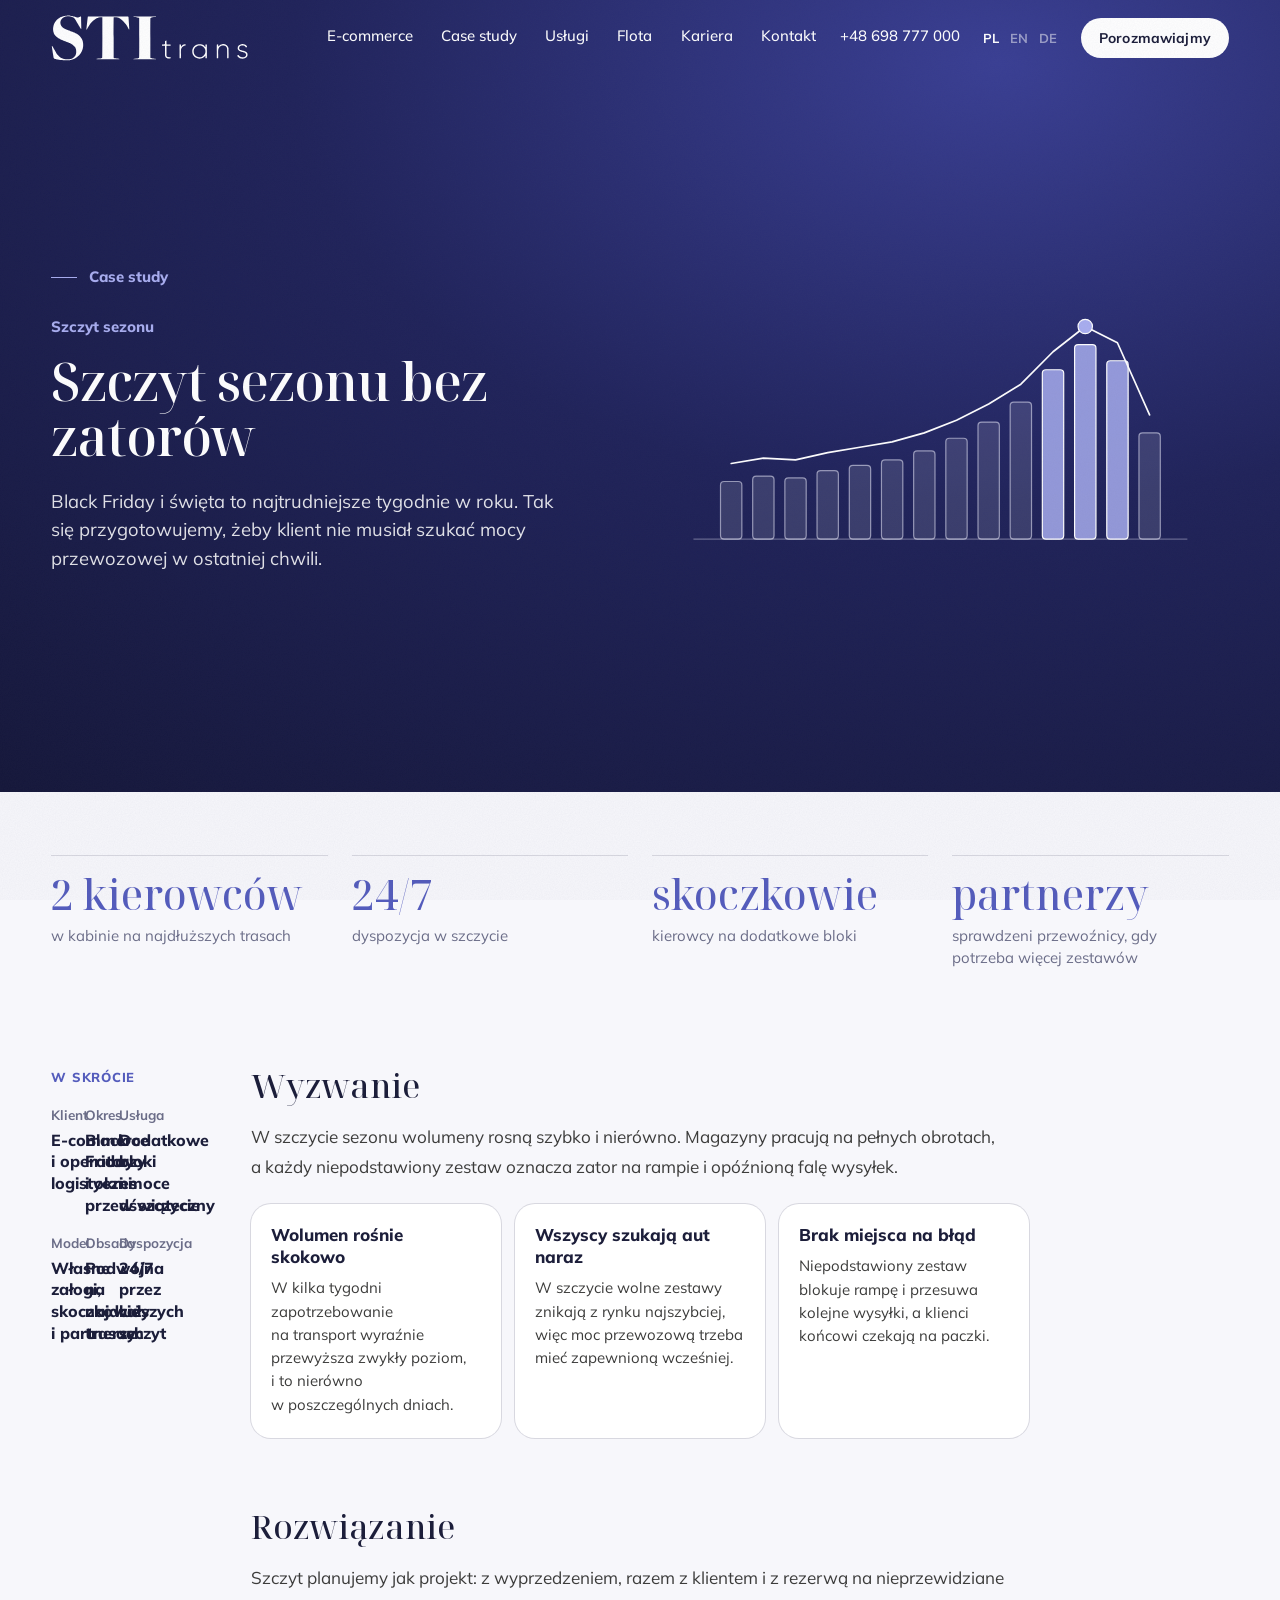
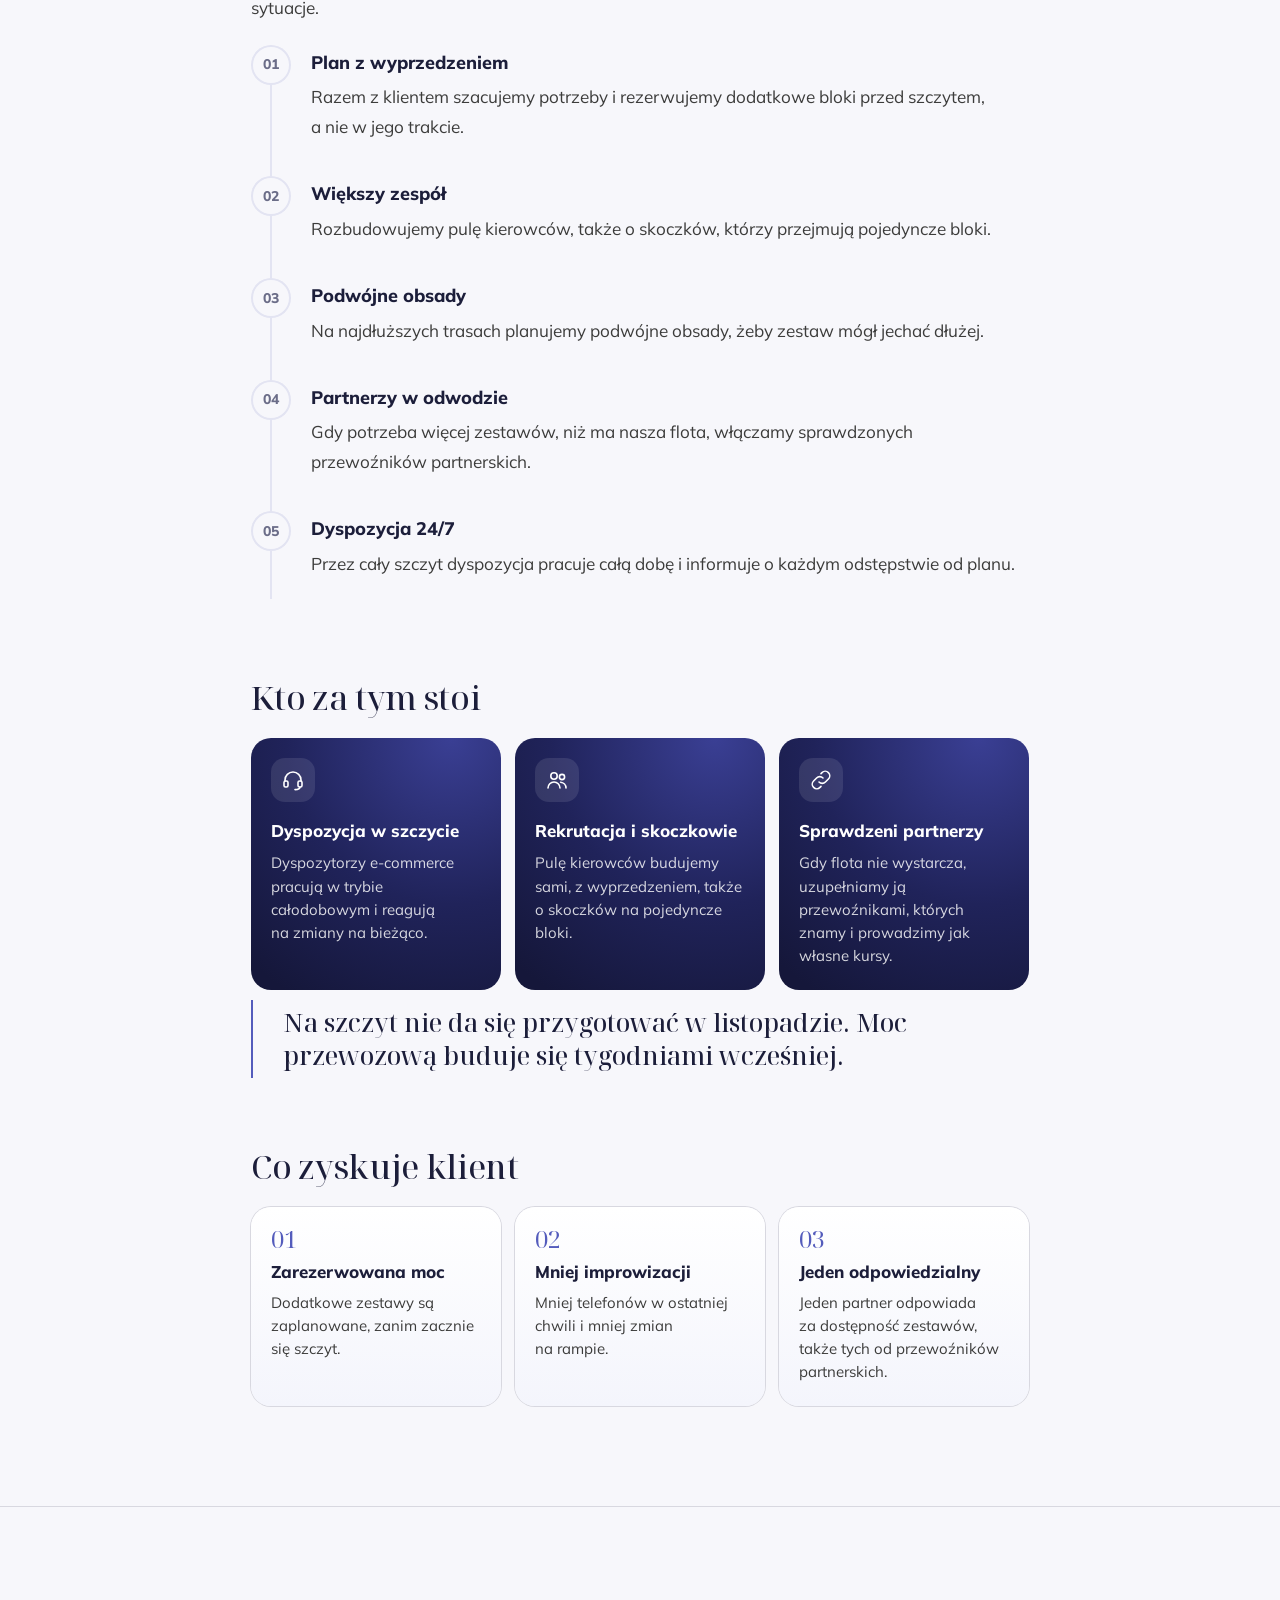
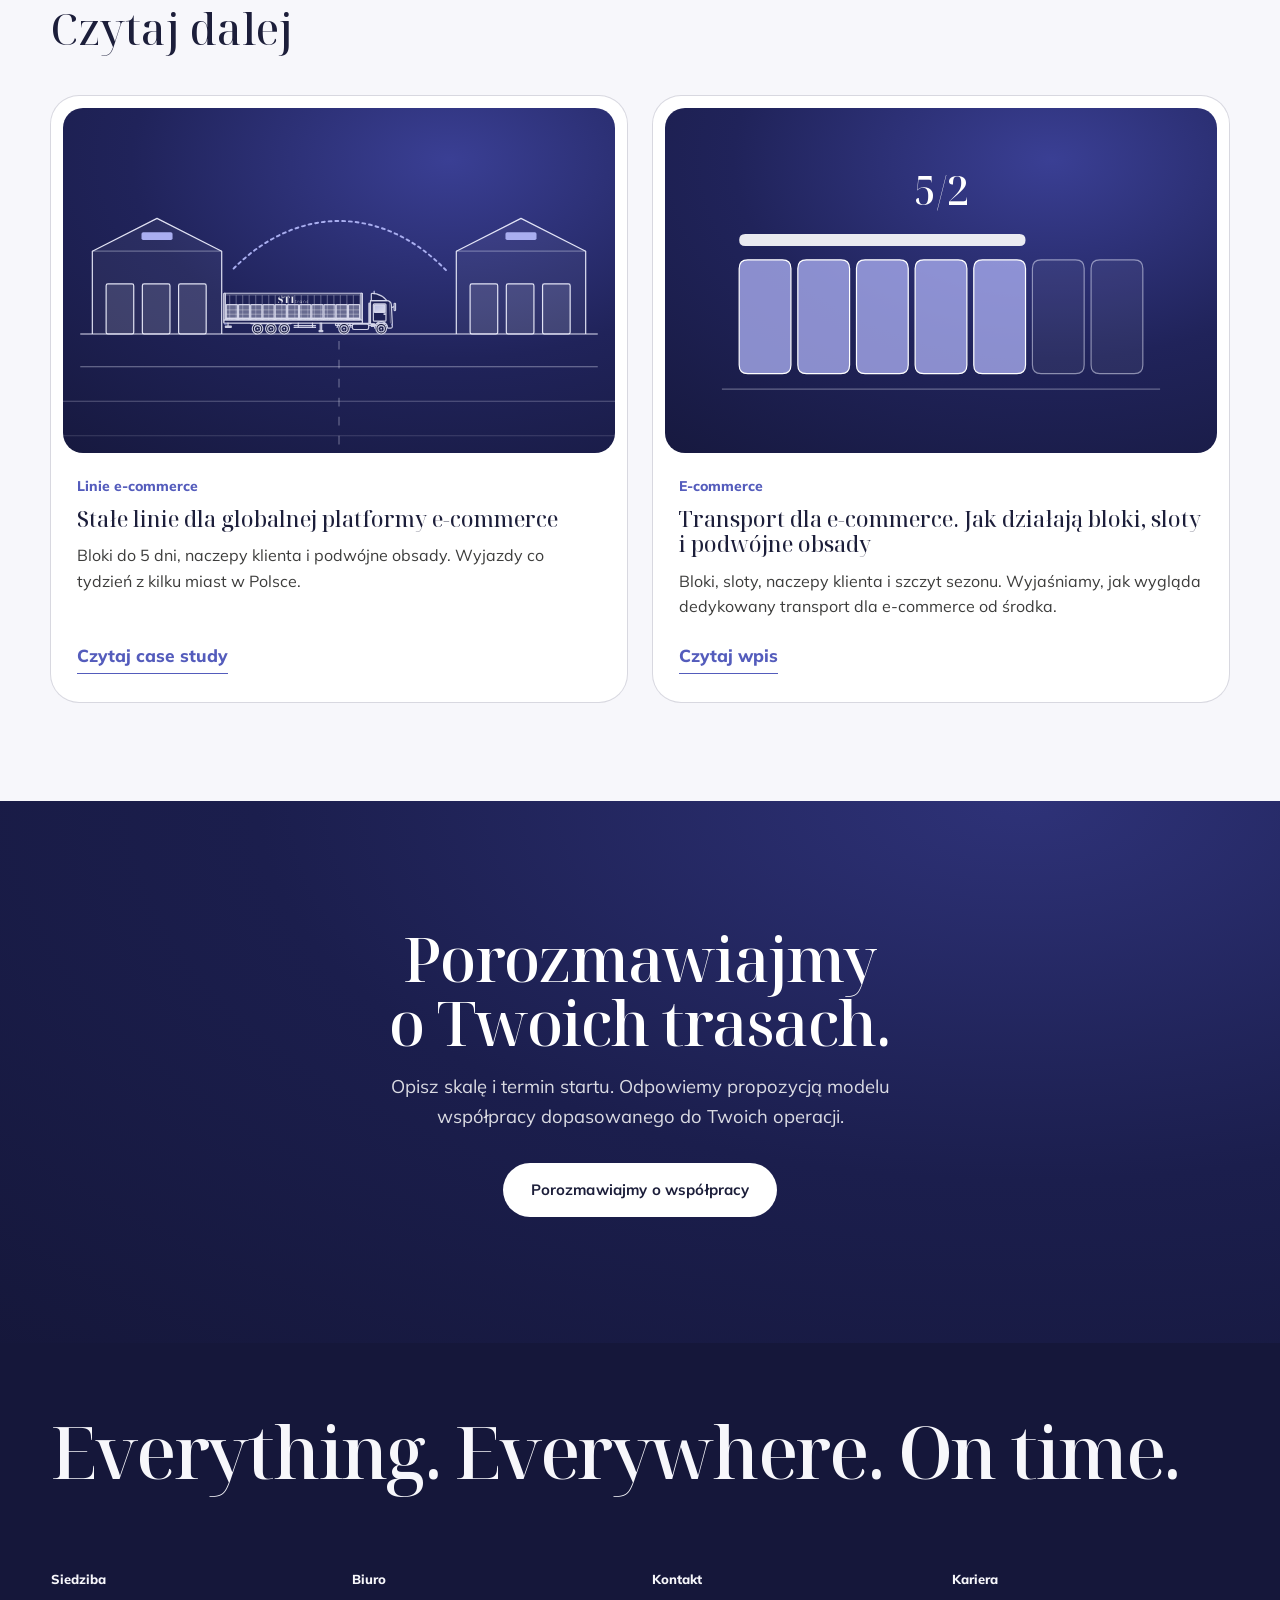
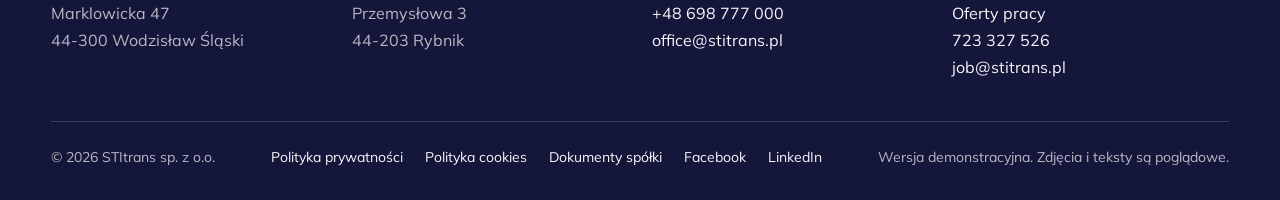
<file: case-study/szczyt-sezonu.html>
<!doctype html>
<html lang="pl">
<head>
<meta charset="utf-8">
<meta name="viewport" content="width=device-width, initial-scale=1, viewport-fit=cover">
<!-- Demo: nie indeksujemy, żeby nie konkurowało ze stitrans.pl -->
<meta name="robots" content="noindex, nofollow">
<title>Szczyt sezonu bez zatorów | STItrans</title>
<meta name="description" content="Jak przygotowujemy zestawy i ludzi na Black Friday i okres świąteczny.">
<meta name="theme-color" content="#F7F7FB">
<link rel="icon" type="image/png" href="../assets/favicon.png">
<link rel="preconnect" href="https://fonts.googleapis.com">
<link rel="preconnect" href="https://fonts.gstatic.com" crossorigin>
<link rel="stylesheet" href="https://fonts.googleapis.com/css2?family=Noto+Serif+Display:ital,wght@0,400..700;1,400..700&family=Mulish:wght@300..800&display=swap">
<link rel="stylesheet" href="../css/style.css?v=e2b5a46b">
<script src="../js/vendor/lenis.min.js?v=bc6fcb5d" defer></script>
<script src="../js/i18n.js?v=5053201a" defer></script>
<script src="../js/core.js?v=abce8866" defer></script>
<script src="../js/site.js?v=57a39311" defer></script>
</head>
<body class="page">
<a class="skip" href="#tresc">Przejdź do treści</a>

<header class="site-header" id="header">
  <a class="brand" href="../index.html" aria-label="STItrans, strona główna"><span class="logo"><span class="logo__dark"></span><span class="logo__light"></span></span></a>
  <nav class="nav" aria-label="Główna nawigacja">
    <a class="has-roll" href="../index.html#e-commerce"><span class="roll"><span class="roll__in"><span>E-commerce</span><span aria-hidden="true">E-commerce</span></span></span></a>
    <a class="has-roll" href="../index.html#case-study"><span class="roll"><span class="roll__in"><span>Case study</span><span aria-hidden="true">Case study</span></span></span></a>
    <a class="has-roll" href="../index.html#oferta"><span class="roll"><span class="roll__in"><span>Usługi</span><span aria-hidden="true">Usługi</span></span></span></a>
    <a class="has-roll" href="../index.html#flota"><span class="roll"><span class="roll__in"><span>Flota</span><span aria-hidden="true">Flota</span></span></span></a>
    <a class="has-roll" href="../index.html#kariera"><span class="roll"><span class="roll__in"><span>Kariera</span><span aria-hidden="true">Kariera</span></span></span></a>
    <a class="has-roll" href="../index.html#wycena"><span class="roll"><span class="roll__in"><span>Kontakt</span><span aria-hidden="true">Kontakt</span></span></span></a>
  </nav>
  <div class="tools">
    <a class="phone has-roll" href="tel:+48698777000"><span class="roll"><span class="roll__in"><span>+48 698 777 000</span><span aria-hidden="true">+48 698 777 000</span></span></span></a>
    <div class="lang" role="group" aria-label="Wybór języka"><a href="?lang=pl" data-lang="pl" lang="pl" aria-current="true">PL</a><a href="?lang=en" data-lang="en" lang="en">EN</a><a href="?lang=de" data-lang="de" lang="de">DE</a></div>
    <a class="btn btn--small has-roll" href="../index.html#wycena"><span class="roll"><span class="roll__in"><span>Porozmawiajmy</span><span aria-hidden="true">Porozmawiajmy</span></span></span></a>
    <button class="menu-btn" id="menuBtn" type="button" aria-expanded="false" aria-controls="menu">Menu</button>
  </div>
</header>

<div class="menu" id="menu" role="dialog" aria-modal="true" aria-label="Menu">
  <div class="menu__top">
    <span class="logo"><span class="logo__dark"></span></span>
    <button class="menu-close" id="menuClose" type="button">Zamknij</button>
  </div>
  <nav class="menu__nav" aria-label="Menu mobilne">
    <a href="../index.html#e-commerce">E-commerce</a>
    <a href="../index.html#case-study">Case study</a>
    <a href="../index.html#oferta">Usługi</a>
    <a href="../index.html#flota">Flota</a>
    <a href="../index.html#kariera">Kariera</a>
    <a href="../index.html#wycena">Kontakt</a>
  </nav>
  <div class="menu__foot">
    <a href="tel:+48698777000">+48 698 777 000</a>
    <a href="mailto:office@stitrans.pl">office@stitrans.pl</a>
    <div class="lang menu__lang" role="group" aria-label="Wybór języka"><a href="?lang=pl" data-lang="pl" lang="pl" aria-current="true">PL</a><a href="?lang=en" data-lang="en" lang="en">EN</a><a href="?lang=de" data-lang="de" lang="de">DE</a></div>
  </div>
  <a class="btn" href="../index.html#wycena">Porozmawiajmy o współpracy</a>
</div>

<main id="tresc">
<section class="art-hero" data-header="dark">
  <div class="art-hero__copy">
    <a class="crumb" href="../index.html#case-study">Case study</a>
    <p class="art-hero__tag">Szczyt sezonu</p>
    <h1 class="art-hero__title">Szczyt sezonu bez zatorów</h1>
    <p class="art-hero__lead">Black Friday i święta to najtrudniejsze tygodnie w roku. Tak się przygotowujemy, żeby klient nie musiał szukać mocy przewozowej w ostatniej chwili.</p>
  </div>
  <div class="art-hero__art" data-reveal><svg class="cover-art" data-cover="peak" viewBox="0 0 640 400" aria-hidden="true"></svg></div>
</section>

<section class="case-facts" aria-label="Fakty">
  <dl class="jobs-facts" data-reveal><div><dt>2 kierowców</dt><dd>w kabinie na najdłuższych trasach</dd></div><div><dt>24/7</dt><dd>dyspozycja w szczycie</dd></div><div><dt>skoczkowie</dt><dd>kierowcy na dodatkowe bloki</dd></div><div><dt>partnerzy</dt><dd>sprawdzeni przewoźnicy, gdy potrzeba więcej zestawów</dd></div></dl>
</section>

<div class="art">
<aside class="cs-glance" data-reveal aria-labelledby="glanceTitle">
  <p class="cs-glance__title" id="glanceTitle">W skrócie</p>
  <dl><div><dt>Klient</dt><dd>E-commerce i operatorzy logistyczni</dd></div><div><dt>Okres</dt><dd>Black Friday i okres przedświąteczny</dd></div><div><dt>Usługa</dt><dd>Dodatkowe bloki i moce w szczycie</dd></div><div><dt>Model</dt><dd>Własne załogi, skoczkowie i partnerzy</dd></div><div><dt>Obsada</dt><dd>Podwójna na najdłuższych trasach</dd></div><div><dt>Dyspozycja</dt><dd>24/7 przez cały szczyt</dd></div></dl>
</aside>
  <div class="art__body" data-lang-block="pl" lang="pl">
<h2>Wyzwanie</h2>
<p>W szczycie sezonu wolumeny rosną szybko i nierówno. Magazyny pracują na pełnych obrotach, a każdy niepodstawiony zestaw oznacza zator na rampie i opóźnioną falę wysyłek.</p>
<div class="cs-cards">
<div class="cs-card"><h3>Wolumen rośnie skokowo</h3><p>W kilka tygodni zapotrzebowanie na transport wyraźnie przewyższa zwykły poziom, i to nierówno w poszczególnych dniach.</p></div>
<div class="cs-card"><h3>Wszyscy szukają aut naraz</h3><p>W szczycie wolne zestawy znikają z rynku najszybciej, więc moc przewozową trzeba mieć zapewnioną wcześniej.</p></div>
<div class="cs-card"><h3>Brak miejsca na błąd</h3><p>Niepodstawiony zestaw blokuje rampę i przesuwa kolejne wysyłki, a klienci końcowi czekają na paczki.</p></div>
</div>
<h2>Rozwiązanie</h2>
<p>Szczyt planujemy jak projekt: z wyprzedzeniem, razem z klientem i z rezerwą na nieprzewidziane sytuacje.</p>
<div class="timeline">
<div class="timeline__step" data-n="01"><h3>Plan z wyprzedzeniem</h3><p>Razem z klientem szacujemy potrzeby i rezerwujemy dodatkowe bloki przed szczytem, a nie w jego trakcie.</p></div>
<div class="timeline__step" data-n="02"><h3>Większy zespół</h3><p>Rozbudowujemy pulę kierowców, także o skoczków, którzy przejmują pojedyncze bloki.</p></div>
<div class="timeline__step" data-n="03"><h3>Podwójne obsady</h3><p>Na najdłuższych trasach planujemy podwójne obsady, żeby zestaw mógł jechać dłużej.</p></div>
<div class="timeline__step" data-n="04"><h3>Partnerzy w odwodzie</h3><p>Gdy potrzeba więcej zestawów, niż ma nasza flota, włączamy sprawdzonych przewoźników partnerskich.</p></div>
<div class="timeline__step" data-n="05"><h3>Dyspozycja 24/7</h3><p>Przez cały szczyt dyspozycja pracuje całą dobę i informuje o każdym odstępstwie od planu.</p></div>
</div>
<h2>Kto za tym stoi</h2>
<div class="cs-team">
<div class="cs-role"><span class="cs-role__icon"><svg viewBox="0 0 24 24" aria-hidden="true"><path d="M4 13v-1a8 8 0 0 1 16 0v1"/><rect x="3" y="13" width="4" height="6" rx="1.5"/><rect x="17" y="13" width="4" height="6" rx="1.5"/><path d="M19 19c0 1.6-2.2 2.6-5 2.6"/></svg></span><h3>Dyspozycja w szczycie</h3><p>Dyspozytorzy e-commerce pracują w trybie całodobowym i reagują na zmiany na bieżąco.</p></div>
<div class="cs-role"><span class="cs-role__icon"><svg viewBox="0 0 24 24" aria-hidden="true"><circle cx="9" cy="8" r="3.2"/><path d="M3 20c0-3.3 2.7-6 6-6s6 2.7 6 6"/><circle cx="17" cy="9" r="2.6"/><path d="M15.6 14.2c3 .3 5.4 2.7 5.4 5.8"/></svg></span><h3>Rekrutacja i skoczkowie</h3><p>Pulę kierowców budujemy sami, z wyprzedzeniem, także o skoczków na pojedyncze bloki.</p></div>
<div class="cs-role"><span class="cs-role__icon"><svg viewBox="0 0 24 24" aria-hidden="true"><path d="M10 14a4.5 4.5 0 0 0 6.4 0l3-3a4.5 4.5 0 0 0-6.4-6.4l-1 1"/><path d="M14 10a4.5 4.5 0 0 0-6.4 0l-3 3a4.5 4.5 0 0 0 6.4 6.4l1-1"/></svg></span><h3>Sprawdzeni partnerzy</h3><p>Gdy flota nie wystarcza, uzupełniamy ją przewoźnikami, których znamy i prowadzimy jak własne kursy.</p></div>
</div>
<p class="art__quote">Na szczyt nie da się przygotować w listopadzie. Moc przewozową buduje się tygodniami wcześniej.</p>
<h2>Co zyskuje klient</h2>
<div class="cs-cards cs-cards--gain">
<div class="cs-card"><span class="cs-card__num">01</span><h3>Zarezerwowana moc</h3><p>Dodatkowe zestawy są zaplanowane, zanim zacznie się szczyt.</p></div>
<div class="cs-card"><span class="cs-card__num">02</span><h3>Mniej improwizacji</h3><p>Mniej telefonów w ostatniej chwili i mniej zmian na rampie.</p></div>
<div class="cs-card"><span class="cs-card__num">03</span><h3>Jeden odpowiedzialny</h3><p>Jeden partner odpowiada za dostępność zestawów, także tych od przewoźników partnerskich.</p></div>
</div>
  </div>
  <div class="art__body" data-lang-block="en" lang="en" hidden>
<h2>Challenge</h2>
<p>In peak season volumes rise quickly and unevenly. Warehouses run at full speed, and every truck that does not show up means a backlog at the dock and a delayed wave of shipments.</p>
<div class="cs-cards">
<div class="cs-card"><h3>Volumes jump</h3><p>Within a few weeks the demand for transport clearly exceeds the usual level, and unevenly from day to day.</p></div>
<div class="cs-card"><h3>Everyone looks for trucks at once</h3><p>At peak, free trucks disappear from the market fastest, so capacity has to be secured early.</p></div>
<div class="cs-card"><h3>No room for error</h3><p>A truck that does not turn up blocks the dock and pushes back the next shipments, while end customers wait for their parcels.</p></div>
</div>
<h2>Solution</h2>
<p>We plan the peak like a project: ahead of time, together with the client and with a reserve for the unexpected.</p>
<div class="timeline">
<div class="timeline__step" data-n="01"><h3>Planning ahead</h3><p>Together with the client we estimate the needs and reserve extra blocks before the peak, not during it.</p></div>
<div class="timeline__step" data-n="02"><h3>A larger team</h3><p>We grow the driver pool, including stand-ins who take over single blocks.</p></div>
<div class="timeline__step" data-n="03"><h3>Double crews</h3><p>On the longest routes we plan double crews, so the truck can keep moving longer.</p></div>
<div class="timeline__step" data-n="04"><h3>Partners in reserve</h3><p>When more trucks are needed than our fleet has, we bring in trusted partner carriers.</p></div>
<div class="timeline__step" data-n="05"><h3>24/7 dispatch</h3><p>Throughout the peak dispatch works around the clock and reports every deviation from the plan.</p></div>
</div>
<h2>The people behind it</h2>
<div class="cs-team">
<div class="cs-role"><span class="cs-role__icon"><svg viewBox="0 0 24 24" aria-hidden="true"><path d="M4 13v-1a8 8 0 0 1 16 0v1"/><rect x="3" y="13" width="4" height="6" rx="1.5"/><rect x="17" y="13" width="4" height="6" rx="1.5"/><path d="M19 19c0 1.6-2.2 2.6-5 2.6"/></svg></span><h3>Dispatch at peak</h3><p>Our e-commerce dispatchers work around the clock and respond to changes as they happen.</p></div>
<div class="cs-role"><span class="cs-role__icon"><svg viewBox="0 0 24 24" aria-hidden="true"><circle cx="9" cy="8" r="3.2"/><path d="M3 20c0-3.3 2.7-6 6-6s6 2.7 6 6"/><circle cx="17" cy="9" r="2.6"/><path d="M15.6 14.2c3 .3 5.4 2.7 5.4 5.8"/></svg></span><h3>Recruitment and stand-ins</h3><p>We build the driver pool ourselves, in advance, including stand-ins for single blocks.</p></div>
<div class="cs-role"><span class="cs-role__icon"><svg viewBox="0 0 24 24" aria-hidden="true"><path d="M10 14a4.5 4.5 0 0 0 6.4 0l3-3a4.5 4.5 0 0 0-6.4-6.4l-1 1"/><path d="M14 10a4.5 4.5 0 0 0-6.4 0l-3 3a4.5 4.5 0 0 0 6.4 6.4l1-1"/></svg></span><h3>Trusted partners</h3><p>When the fleet is not enough, we add carriers we know and manage their runs like our own.</p></div>
</div>
<p class="art__quote">You cannot prepare for the peak in November. Capacity is built weeks earlier.</p>
<h2>What the client gains</h2>
<div class="cs-cards cs-cards--gain">
<div class="cs-card"><span class="cs-card__num">01</span><h3>Reserved capacity</h3><p>Extra trucks are planned before the peak begins.</p></div>
<div class="cs-card"><span class="cs-card__num">02</span><h3>Less improvisation</h3><p>Fewer last-minute calls and fewer changes at the dock.</p></div>
<div class="cs-card"><span class="cs-card__num">03</span><h3>One party responsible</h3><p>One partner is responsible for truck availability, including partner carriers.</p></div>
</div>
  </div>
  <div class="art__body" data-lang-block="de" lang="de" hidden>
<h2>Herausforderung</h2>
<p>In der Hochsaison steigen die Mengen schnell und ungleichmäßig. Die Lager laufen auf Hochtouren, und jeder Lkw, der nicht kommt, bedeutet Stau an der Rampe und eine verspätete Versandwelle.</p>
<div class="cs-cards">
<div class="cs-card"><h3>Sprunghaftes Volumen</h3><p>Innerhalb weniger Wochen übersteigt der Transportbedarf deutlich das übliche Niveau, und das von Tag zu Tag unterschiedlich.</p></div>
<div class="cs-card"><h3>Alle suchen gleichzeitig Lkw</h3><p>In der Spitze verschwinden freie Lkw am schnellsten vom Markt, deshalb muss Kapazität früh gesichert sein.</p></div>
<div class="cs-card"><h3>Kein Raum für Fehler</h3><p>Ein fehlender Lkw blockiert die Rampe und verschiebt die nächsten Sendungen, während Endkunden auf ihre Pakete warten.</p></div>
</div>
<h2>Lösung</h2>
<p>Wir planen die Hochsaison wie ein Projekt: vorausschauend, gemeinsam mit dem Kunden und mit einer Reserve für das Unerwartete.</p>
<div class="timeline">
<div class="timeline__step" data-n="01"><h3>Vorausschauende Planung</h3><p>Gemeinsam mit dem Kunden schätzen wir den Bedarf und reservieren zusätzliche Blöcke vor der Spitze, nicht währenddessen.</p></div>
<div class="timeline__step" data-n="02"><h3>Ein größeres Team</h3><p>Wir vergrößern den Fahrerpool, auch um Springer, die einzelne Blöcke übernehmen.</p></div>
<div class="timeline__step" data-n="03"><h3>Doppelbesatzungen</h3><p>Auf den längsten Strecken planen wir Doppelbesatzungen, damit der Lkw länger fahren kann.</p></div>
<div class="timeline__step" data-n="04"><h3>Partner in Reserve</h3><p>Werden mehr Lkw gebraucht, als unsere Flotte hat, ziehen wir bewährte Partnerfrachtführer hinzu.</p></div>
<div class="timeline__step" data-n="05"><h3>Disposition rund um die Uhr</h3><p>Während der gesamten Spitze arbeitet die Disposition rund um die Uhr und meldet jede Abweichung vom Plan.</p></div>
</div>
<h2>Wer dahintersteht</h2>
<div class="cs-team">
<div class="cs-role"><span class="cs-role__icon"><svg viewBox="0 0 24 24" aria-hidden="true"><path d="M4 13v-1a8 8 0 0 1 16 0v1"/><rect x="3" y="13" width="4" height="6" rx="1.5"/><rect x="17" y="13" width="4" height="6" rx="1.5"/><path d="M19 19c0 1.6-2.2 2.6-5 2.6"/></svg></span><h3>Disposition in der Spitze</h3><p>Unsere E-Commerce-Disponenten arbeiten rund um die Uhr und reagieren sofort auf Änderungen.</p></div>
<div class="cs-role"><span class="cs-role__icon"><svg viewBox="0 0 24 24" aria-hidden="true"><circle cx="9" cy="8" r="3.2"/><path d="M3 20c0-3.3 2.7-6 6-6s6 2.7 6 6"/><circle cx="17" cy="9" r="2.6"/><path d="M15.6 14.2c3 .3 5.4 2.7 5.4 5.8"/></svg></span><h3>Rekrutierung und Springer</h3><p>Den Fahrerpool bauen wir selbst und frühzeitig auf, auch mit Springern für einzelne Blöcke.</p></div>
<div class="cs-role"><span class="cs-role__icon"><svg viewBox="0 0 24 24" aria-hidden="true"><path d="M10 14a4.5 4.5 0 0 0 6.4 0l3-3a4.5 4.5 0 0 0-6.4-6.4l-1 1"/><path d="M14 10a4.5 4.5 0 0 0-6.4 0l-3 3a4.5 4.5 0 0 0 6.4 6.4l1-1"/></svg></span><h3>Bewährte Partner</h3><p>Reicht die Flotte nicht, ergänzen wir sie mit Frachtführern, die wir kennen und wie unsere eigenen Fahrten steuern.</p></div>
</div>
<p class="art__quote">Auf die Hochsaison kann man sich nicht erst im November vorbereiten. Kapazität entsteht Wochen vorher.</p>
<h2>Was der Kunde gewinnt</h2>
<div class="cs-cards cs-cards--gain">
<div class="cs-card"><span class="cs-card__num">01</span><h3>Reservierte Kapazität</h3><p>Zusätzliche Lkw sind eingeplant, bevor die Spitze beginnt.</p></div>
<div class="cs-card"><span class="cs-card__num">02</span><h3>Weniger Improvisation</h3><p>Weniger Anrufe in letzter Minute und weniger Änderungen an der Rampe.</p></div>
<div class="cs-card"><span class="cs-card__num">03</span><h3>Ein Verantwortlicher</h3><p>Ein Partner ist für die Verfügbarkeit der Lkw verantwortlich, auch der Partnerfrachtführer.</p></div>
</div>
  </div>
</div>

<section class="related" aria-labelledby="relatedTitle">
  <h2 class="related__title" id="relatedTitle" data-split>Czytaj dalej</h2>
  <div class="blog__grid blog__grid--two">
      <article class="post" data-reveal>
        <a class="post__link" href="linie-e-commerce.html">
          <div class="post__cover"><svg class="cover-art truck--night" data-cover="line" viewBox="0 0 640 400" aria-hidden="true"></svg></div>
          <p class="post__tag">Linie e-commerce</p>
          <h3 class="post__title">Stałe linie dla globalnej platformy e-commerce</h3>
          <p class="post__excerpt">Bloki do 5 dni, naczepy klienta i podwójne obsady. Wyjazdy co tydzień z kilku miast w Polsce.</p>
          <span class="post__more">Czytaj case study</span>
        </a>
      </article>
      <article class="post" data-reveal>
        <a class="post__link" href="../blog/transport-dla-e-commerce.html">
          <div class="post__cover"><svg class="cover-art" data-cover="week" viewBox="0 0 640 400" aria-hidden="true"></svg></div>
          <p class="post__tag">E-commerce</p>
          <h3 class="post__title">Transport dla e-commerce. Jak działają bloki, sloty i podwójne obsady</h3>
          <p class="post__excerpt">Bloki, sloty, naczepy klienta i szczyt sezonu. Wyjaśniamy, jak wygląda dedykowany transport dla e-commerce od środka.</p>
          <span class="post__more">Czytaj wpis</span>
        </a>
      </article>
  </div>
</section>

<section class="cta-band" data-header="dark" aria-labelledby="ctaTitle">
  <h2 class="cta-band__title" id="ctaTitle" data-split>Porozmawiajmy o Twoich trasach.</h2>
  <p data-reveal>Opisz skalę i termin startu. Odpowiemy propozycją modelu współpracy dopasowanego do Twoich operacji.</p>
  <a class="btn btn--light has-roll" href="../index.html?model=Szczyt#wycena" data-reveal><span class="roll"><span class="roll__in"><span>Porozmawiajmy o współpracy</span><span aria-hidden="true">Porozmawiajmy o współpracy</span></span></span></a>
</section>
</main>

<footer class="footer footer--page" id="kontakt" data-header="dark">
  <p class="footer__claim" lang="en" data-split>Everything. Everywhere. On&nbsp;time.</p>
  <div class="footer__cols">
    <div><h3>Siedziba</h3><p>Marklowicka 47<br>44-300 Wodzisław Śląski</p></div>
    <div><h3>Biuro</h3><p>Przemysłowa 3<br>44-203 Rybnik</p></div>
    <div><h3>Kontakt</h3><p><a href="tel:+48698777000">+48 698 777 000</a><br><a href="mailto:office@stitrans.pl">office@stitrans.pl</a></p></div>
    <div><h3>Kariera</h3><p><a href="../kariera.html">Oferty pracy</a><br><a href="tel:+48723327526">723 327 526</a><br><a href="mailto:job@stitrans.pl">job@stitrans.pl</a></p></div>
  </div>
  <div class="footer__bottom">
    <span>© 2026 STItrans sp. z o.o.</span>
    <nav class="footer__links" aria-label="Dokumenty i media społecznościowe">
      <a href="../polityka-prywatnosci.html">Polityka prywatności</a>
      <a href="../polityka-cookies.html">Polityka cookies</a>
      <a href="../dokumenty.html">Dokumenty spółki</a>
      <a href="https://www.facebook.com/STItrans/">Facebook</a>
      <a href="https://www.linkedin.com/company/stitrans">LinkedIn</a>
    </nav>
    <span>Wersja demonstracyjna. Zdjęcia i teksty są poglądowe.</span>
  </div>
</footer>
</body>
</html>
</file>
<file: css/style.css>
/* =========================================================
   STItrans — demo strony głównej
   1. Tokeny  2. Baza  3. Preloader  4. Nagłówek i menu
   5. Hero  6. O nas  7. Flota  8. Oferta  9. Proces
   10. Wycena  11. Stopka  12. Responsywność  13. Ograniczony ruch
   ========================================================= */

/* ---------- 1. Tokeny ---------- */
:root{
  --indigo:#545CBC;            /* kolor z logo (sRGB) */
  --indigo-deep:#3B4196;
  --indigo-soft:#A9AEF0;
  --ink:#1C1E3A;
  --graphite:#3C3C3B;          /* szary z logo */
  --paper:#F7F7FB;
  --mist:#E3E4F2;
  --muted:#6B6D88;
  --night:#15173A;
  --line:rgba(28,30,58,.14);
  --serif:"Noto Serif Display","Didot","Bodoni 72","Times New Roman",serif;
  /* Grubości kroju szeryfowego: na jasnym tle, na ciemnym tle i wideo, w wielkim haśle.
     Do porównania z właścicielką: ?font=playfair, ?font=source, ?font=bodoni (ustawia js/main.js) */
  --serif-w:470;
  --serif-w-dark:540;
  --serif-w-hero:430;
  --serif-vs:normal;
  --sans:"Mulish","Avenir Next","Segoe UI",system-ui,-apple-system,sans-serif;
  --ease-out:cubic-bezier(.16,1,.3,1);
  --ease-io:cubic-bezier(.76,0,.24,1);
  --pad:clamp(20px,4vw,56px);
  --header-h:76px;
  --mark:url("[data-uri]");
}

/* ---------- 2. Baza ---------- */
*,*::before,*::after{box-sizing:border-box}
html{-webkit-text-size-adjust:100%;text-size-adjust:100%;scroll-behavior:smooth}
html,body{overflow-x:clip}
body{
  --fg:var(--ink);--fg-soft:var(--graphite);--fg-line:var(--line);
  margin:0;background:var(--paper);color:var(--graphite);font-family:var(--sans);font-size:clamp(17px,.42vw + 12px,19px);line-height:1.6;
  -webkit-font-smoothing:antialiased;-moz-osx-font-smoothing:grayscale;
  transition:background-color .9s var(--ease-out)}
body.theme-dark{--fg:#F7F7FB;--fg-soft:rgba(247,247,251,.72);--fg-line:rgba(247,247,251,.18);background:var(--night)}
body.is-loading,body.menu-open{overflow:hidden}
img,svg,canvas,video{display:block;max-width:100%}
a{color:inherit;text-decoration:none}
button{font:inherit;color:inherit;background:none;border:0;padding:0;cursor:pointer}
ul,ol,dl,dd{margin:0;padding:0;list-style:none}
h1,h2,h3{font-weight:400}
[hidden]{display:none!important}
.sr-only{position:absolute!important;width:1px;height:1px;padding:0;margin:-1px;overflow:hidden;clip:rect(0 0 0 0);white-space:nowrap;border:0}
:focus-visible{outline:2px solid var(--indigo);outline-offset:4px;border-radius:3px}
.is-dark :focus-visible,.acts :focus-visible,.theme-dark .contact :focus-visible,.theme-dark .footer :focus-visible{outline-color:#fff}
.skip{position:fixed;left:var(--pad);top:10px;z-index:200;padding:10px 14px;border-radius:6px;background:var(--ink);color:#fff;font-size:14px;transform:translateY(-160%);transition:transform .3s}
.skip:focus{transform:none}
/* Lenis (płynne przewijanie) */
html.lenis,html.lenis body{height:auto}
html.lenis{scroll-behavior:auto}
.lenis:not(.lenis-autoToggle).lenis-stopped{overflow:clip}
.lenis [data-lenis-prevent]{overscroll-behavior:contain}
/* Delikatne ziarno papieru na całej stronie */
body::after{content:"";position:fixed;inset:0;z-index:95;pointer-events:none;opacity:.11;background-image:url("data:image/svg+xml,%3Csvg xmlns='http://www.w3.org/2000/svg' width='220' height='220'%3E%3Cfilter id='n'%3E%3CfeTurbulence type='fractalNoise' baseFrequency='.85' numOctaves='2' stitchTiles='stitch'/%3E%3CfeColorMatrix values='0 0 0 0 .11 0 0 0 0 .12 0 0 0 0 .23 0 0 0 .55 0'/%3E%3C/filter%3E%3Crect width='100%25' height='100%25' filter='url(%23n)'/%3E%3C/svg%3E")}

/* Tekst „przewijany” na hoverze */
.roll{display:inline-block;overflow:hidden;height:1.3em;line-height:1.3;vertical-align:top}
.roll__in{display:flex;flex-direction:column;transition:transform .55s var(--ease-out)}
.roll__in>span{display:block;white-space:nowrap}
.has-roll:hover .roll__in,.has-roll:focus-visible .roll__in{transform:translate3d(0,-50%,0)}

.btn{display:inline-flex;align-items:center;justify-content:center;padding:17px 28px;border-radius:999px;background:var(--indigo);color:#fff;font-size:15px;font-weight:700;letter-spacing:.01em;transition:background-color .35s var(--ease-out),color .35s var(--ease-out)}
.btn:hover{background:var(--indigo-deep)}
.btn--small{padding:11px 18px;font-size:14px}
.btn--light{background:#fff;color:var(--ink)}
.btn--light:hover{background:var(--mist)}
.link{display:inline-flex;padding-bottom:4px;border-bottom:1px solid currentColor;color:var(--indigo);font-weight:700}

.section-title{margin:0;font-family:var(--serif);font-weight:400;font-weight:var(--serif-w);font-variation-settings:var(--serif-vs);color:var(--fg);font-size:clamp(2.4rem,4.8vw,5rem);line-height:1.04;letter-spacing:-.022em}
.section-lead{margin:0;max-width:44ch;color:var(--fg-soft);font-size:clamp(18px,.55vw + 12px,21px)}

/* Wejścia: słowa wjeżdżają z dołu, akapity wychodzą z mgły */
.w{display:inline-block;overflow:hidden;vertical-align:top;padding:.12em 0 .14em;margin:-.12em 0 -.14em}
.w__in{display:inline-block;transform:translate3d(0,112%,0);transition:transform 1.1s var(--ease-out);transition-delay:calc(var(--wi,0) * 45ms)}
.is-in .w__in,.is-in.w__in{transform:none}
[data-reveal]{opacity:0;transform:translate3d(0,22px,0);transition:opacity 1s var(--ease-out) .15s,transform 1s var(--ease-out) .15s}
[data-reveal].is-in{opacity:1;transform:none}

/* ---------- 3. Preloader ---------- */
.loader{position:fixed;inset:0;z-index:100;display:grid;place-items:center;background:var(--paper);transition:transform 1s var(--ease-io),visibility 0s linear 1s;animation:loader-failsafe 0s linear 7s forwards}
.loader.is-done{transform:translate3d(0,-100%,0);visibility:hidden}
@keyframes loader-failsafe{to{visibility:hidden;opacity:0}}
.loader__mark{position:relative;width:min(58vw,340px);aspect-ratio:557/243;transition:transform 1s var(--ease-io),opacity .7s var(--ease-out)}
.loader.is-done .loader__mark{transform:translate3d(0,32vh,0);opacity:0}
.loader__ghost,.loader__fill{position:absolute;inset:0;-webkit-mask:var(--mark) center/contain no-repeat;mask:var(--mark) center/contain no-repeat}
.loader__ghost{background:var(--mist)}
.loader__fill{background:var(--indigo);clip-path:inset(calc(100% - var(--p,0) * 100%) 0 0 0)}
.loader__meta{position:absolute;left:var(--pad);right:var(--pad);bottom:calc(var(--pad) + env(safe-area-inset-bottom,0px));display:flex;align-items:center;gap:24px;font-size:13px;font-weight:600;color:var(--ink)}
.loader__claim{white-space:nowrap}
.loader__bar{position:relative;flex:1;height:1px;background:var(--line);overflow:hidden}
.loader__bar::after{content:"";position:absolute;inset:0;background:var(--indigo);transform-origin:left center;transform:scaleX(var(--p,0))}
.loader__count{min-width:4.4ch;text-align:right;font-variant-numeric:tabular-nums}

/* ---------- 4. Nagłówek i menu ---------- */
.site-header{position:fixed;inset:0 0 auto 0;z-index:50;height:calc(var(--header-h) + env(safe-area-inset-top,0px));padding:env(safe-area-inset-top,0px) var(--pad) 0;display:grid;grid-template-columns:1fr auto 1fr;align-items:center;gap:24px;color:var(--ink);transition:color .45s var(--ease-out),background-color .45s var(--ease-out),box-shadow .45s var(--ease-out),transform .6s var(--ease-io)}
.site-header.is-hidden{transform:translate3d(0,-110%,0)}
.site-header.is-hidden:focus-within{transform:none}
.site-header.is-dark{color:#fff}
.site-header.is-solid{background:rgba(247,247,251,.86);-webkit-backdrop-filter:saturate(1.4) blur(14px);backdrop-filter:saturate(1.4) blur(14px);box-shadow:0 1px 0 var(--line)}
.site-header.is-solid.is-dark{background:rgba(21,23,58,.82);box-shadow:0 1px 0 rgba(255,255,255,.1)}
.brand{justify-self:start;display:block}
.logo{position:relative;display:block;height:46px;aspect-ratio:560/131}
.site-header .logo{transform-origin:left center;transition:transform .55s var(--ease-out)}
.site-header.is-scrolled .logo{transform:scale(.74)}
.logo>span{position:absolute;inset:0;background:url("../assets/logo-lockup.svg") left center/contain no-repeat;transition:opacity .45s var(--ease-out)}
.logo>.logo__light{background-image:url("../assets/logo-lockup-white.svg");opacity:0}
.is-dark .logo>.logo__dark{opacity:0}
.is-dark .logo>.logo__light{opacity:1}
.nav{display:flex;gap:clamp(18px,2.2vw,38px);font-size:15px;font-weight:500}
/* bieżąca sekcja: cienka kreska pod pozycją menu */
.nav a{position:relative}
.nav a::after{content:"";position:absolute;left:0;right:0;bottom:-7px;height:2px;border-radius:2px;background:var(--indigo);transform:scaleX(0);transform-origin:left center;transition:transform .45s var(--ease-out)}
.nav a[aria-current="location"]::after{transform:scaleX(1)}
.site-header.is-dark .nav a::after{background:#fff}
.menu__nav a[aria-current="location"]{color:var(--indigo)}
@media (min-width:1081px) and (max-width:1279px){
  .nav{gap:18px;font-size:14px}
  .tools{gap:14px;font-size:14px}
  /* niemieckie etykiety są najdłuższe: telefon zostaje w menu, kontakcie i stopce */
  html[lang="de"] .tools .phone{display:none}
}
@media (min-width:1081px) and (max-width:1180px){
  .tools .phone{display:none}
}
.tools{justify-self:end;display:flex;align-items:center;gap:clamp(14px,1.8vw,26px);font-size:15px}
.phone{font-weight:500;font-variant-numeric:tabular-nums}
.lang{display:flex;gap:10px;font-size:13px;font-weight:700;letter-spacing:.04em}
.lang a{opacity:.5;transition:opacity .3s}
.lang a[aria-current="true"],.lang a:hover{opacity:1}
.is-dark .btn--small{background:#fff;color:var(--ink)}
.menu-btn{display:none;font-size:15px;font-weight:700}

.menu{position:fixed;inset:0;z-index:60;display:flex;flex-direction:column;padding:env(safe-area-inset-top,0px) var(--pad) calc(env(safe-area-inset-bottom,0px) + 28px);background:var(--paper);color:var(--ink);transform:translate3d(0,-100%,0);visibility:hidden;transition:transform .75s var(--ease-io),visibility 0s linear .75s}
.menu.is-open{transform:none;visibility:visible;transition:transform .75s var(--ease-io),visibility 0s}
.menu__top{display:flex;justify-content:space-between;align-items:center;height:var(--header-h)}
.menu__nav{margin-top:auto;display:flex;flex-direction:column;gap:2px}
.menu__nav a{font-family:var(--serif);font-weight:var(--serif-w);font-variation-settings:var(--serif-vs);font-size:clamp(2.4rem,11vw,4rem);line-height:1.12;letter-spacing:-.02em}
.menu__foot{margin-top:28px;display:flex;flex-direction:column;gap:4px;font-size:15px}
.menu .btn{margin-top:22px;align-self:flex-start}
.menu__lang{margin-top:16px;font-size:15px;gap:16px}

/* ---------- 5. Hero ---------- */
.hero{position:relative;height:calc(470vh + var(--lift,0px));background:var(--paper)}
.stage{position:sticky;top:0;height:100vh;height:100svh;overflow:hidden;--title-ems:6.05}
.hero__copy{position:absolute;inset:0;z-index:1;display:flex;flex-direction:column;justify-content:flex-end;padding:calc(var(--header-h) + env(safe-area-inset-top,0px) + 2vh) var(--pad) calc(var(--pad) * .8 + env(safe-area-inset-bottom,0px))}
.hero__title{margin:0;font-family:var(--serif);font-weight:var(--serif-w-hero);font-variation-settings:var(--serif-vs);color:var(--ink);line-height:.94;letter-spacing:-.03em;
  font-size:min(calc((100vw - 2 * var(--pad)) / var(--title-ems) * .55), calc((100vh - 280px) / 5), 8.8rem);
  font-size:min(calc((100vw - 2 * var(--pad)) / var(--title-ems) * .55), calc((100svh - 280px) / 5), 8.8rem)}
.line{display:block;overflow:hidden;padding:.12em 0 .16em;margin:-.12em 0 -.16em}
.line__in{display:inline-block;transform:translate3d(0,135%,0);transition:transform 1.25s var(--ease-out)}
.l2{padding-left:.6em}
.l2 .line__in{transition-delay:.09s}
.l3 .line__in{transition-delay:.18s}
.is-ready .line__in{transform:none}
.slot{display:inline-block;width:1.9em;height:.7em;border-radius:999px;vertical-align:baseline}
.slot--block{display:none}
.hero__foot{display:grid;grid-template-columns:1fr minmax(0,42ch) auto;align-items:end;gap:clamp(20px,3vw,48px);margin-top:clamp(18px,3.2vh,40px)}
.hero__hint{display:flex;align-items:center;gap:14px;font-size:15px;font-weight:700;color:var(--ink)}
.hint__mouse{position:relative;flex:none;width:26px;height:40px;border:1.5px solid currentColor;border-radius:14px}
.hint__mouse i{position:absolute;left:50%;top:8px;width:3px;height:8px;margin-left:-1.5px;border-radius:2px;background:var(--indigo);animation:wheel 1.9s var(--ease-io) infinite}
.hint__chev{display:none;position:relative;flex:none;width:38px;height:38px;border-radius:50%;box-shadow:inset 0 0 0 1.5px currentColor}
.hint__chev i,.cue__icon i{position:absolute;left:50%;top:50%;width:9px;height:9px;margin:-7px 0 0 -4.5px;border-right:2px solid var(--indigo);border-bottom:2px solid var(--indigo);transform:rotate(45deg);animation:chev 1.9s var(--ease-io) infinite}
@media (hover:none){.hint__mouse{display:none}.hint__chev{display:block}}
@keyframes wheel{0%{transform:translateY(0);opacity:0}20%{opacity:1}75%{transform:translateY(12px);opacity:0}100%{opacity:0}}
@keyframes chev{0%,100%{transform:translateY(-3px) rotate(45deg);opacity:.35}50%{transform:translateY(4px) rotate(45deg);opacity:1}}
@keyframes hint{from{transform:translateY(-100%)}to{transform:translateY(230%)}}
.hero__eyebrow{margin:0 0 clamp(14px,2.2vh,24px);font-size:clamp(14px,.3vw + 11px,16px);font-weight:800;letter-spacing:.02em;color:var(--indigo)}
.hero__cta{display:flex;flex-wrap:wrap;align-items:center;gap:14px 26px}
.hero__lead{margin:0;font-size:clamp(17px,.55vw + 12px,22px);line-height:1.55;color:var(--graphite)}
.fade-up{opacity:0;transform:translate3d(0,16px,0);transition:opacity 1s var(--ease-out),transform 1s var(--ease-out)}
.is-ready .fade-up{opacity:1;transform:none}
.hero__lead.fade-up{transition-delay:.5s}
.hero__cta.fade-up{transition-delay:.6s}
.hero__hint.fade-up{transition-delay:.7s}

.media{position:absolute;inset:0;z-index:2;pointer-events:none;-webkit-clip-path:inset(50% 50% 50% 50%);clip-path:inset(50% 50% 50% 50%);will-change:clip-path}
.media__inner{position:absolute;inset:0;transform-origin:50% 50%;will-change:transform;background:#17193F}
.media canvas,.media video{position:absolute;inset:0;width:100%;height:100%;object-fit:cover}
.media video{opacity:0;transition:opacity .9s var(--ease-out)}
.media.has-video video{opacity:1}
.media__shade{position:absolute;inset:0;opacity:var(--shade,0);background:
  linear-gradient(to top,rgba(10,11,32,.88) 0%,rgba(10,11,32,.42) 40%,rgba(10,11,32,.08) 72%),
  linear-gradient(to left,rgba(10,11,32,.55),rgba(10,11,32,0) 58%)}

.acts{position:absolute;inset:0;z-index:3;color:#fff;pointer-events:none;opacity:calc(1 - var(--leave,0))}
.act{position:absolute;inset:0;opacity:0;visibility:hidden}
.act__caption{position:absolute;left:var(--pad);bottom:calc(var(--pad) + 52px + env(safe-area-inset-bottom,0px));max-width:min(620px,48vw);transform:translate3d(0,calc((1 - var(--in,0)) * 32px),0)}
.act__title{margin:0 0 .2em;font-family:var(--serif);font-weight:var(--serif-w-dark);font-variation-settings:var(--serif-vs);font-size:clamp(2.6rem,5.2vw,5.8rem);line-height:.95;letter-spacing:-.03em;text-shadow:0 2px 40px rgba(10,11,32,.35)}
.act__text{margin:0;max-width:36ch;font-size:clamp(19px,.95vw + 8.5px,27px);font-weight:500;line-height:1.48;color:#fff;text-shadow:0 1px 22px rgba(8,10,36,.6)}
.act__aside{position:absolute;right:var(--pad);top:50%;transform:translate3d(0,calc(-50% + (1 - var(--in,0)) * 32px),0)}
.act__aside--spec{width:min(44vw,640px)}
.act__aside--map{top:49%;width:min(64vw,1020px,calc((100vh - 110px) * 1.3));width:min(64vw,1020px,calc((100svh - 110px) * 1.3))}
.act__aside--track{width:min(44vw,640px)}
.acts__bars{position:absolute;left:var(--pad);bottom:calc(var(--pad) + env(safe-area-inset-bottom,0px));z-index:3;display:flex;gap:8px;opacity:calc(var(--bars,0) - var(--leave,0))}
.acts__bars i{position:relative;display:block;width:clamp(28px,3.4vw,48px);height:2px;background:rgba(255,255,255,.3);overflow:hidden}
.acts__bars i::after{content:"";position:absolute;inset:0;background:#fff;transform-origin:left center;transform:scaleX(var(--f,0))}
.motion-toggle{position:absolute;right:var(--pad);bottom:calc(var(--pad) - 10px + env(safe-area-inset-bottom,0px));z-index:4;padding:10px 0;color:#fff;font-size:13px;font-weight:700;opacity:calc(var(--bars,0) - var(--leave,0));visibility:hidden;pointer-events:auto}

/* Panel „szkło” pod tekstem na wideo */
.glass{background:rgba(14,15,42,.5);-webkit-backdrop-filter:blur(18px) saturate(1.2);backdrop-filter:blur(18px) saturate(1.2);border:1px solid rgba(255,255,255,.14);border-radius:24px;box-shadow:0 40px 80px -40px rgba(4,5,20,.7)}


/* Akt 1: trzy rodzaje transportu */
.act__aside--modes{top:45%;width:min(44vw,660px)}
.modes{padding:clamp(20px,2.2vw,32px)}
.modes__tabs{display:flex;gap:8px;margin-bottom:clamp(10px,1.6vh,18px)}
.modes__tabs span{position:relative;overflow:hidden;padding:9px 18px;border:1px solid rgba(255,255,255,.24);border-radius:999px;font-size:15px;font-weight:800;color:rgba(255,255,255,.72);transition:color .4s,border-color .4s,background-color .4s}
.modes__tabs span.is-on{color:var(--ink);background:#fff;border-color:#fff}
.modes__tabs span::after{content:"";position:absolute;left:0;bottom:0;height:3px;width:calc(var(--mp,0) * 100%);background:var(--indigo)}
.modes__art{position:relative;aspect-ratio:1740/470}
.modes__art svg{position:absolute;inset:0;width:100%;height:100%;opacity:0;transition:opacity .6s var(--ease-out)}
.modes__art svg.is-on{opacity:1}
.modes__art .truck{overflow:hidden}
.modes .tk-ground{stroke-dashoffset:0}
.modes__copy{display:grid;margin-top:clamp(10px,1.6vh,18px);padding-top:clamp(14px,2vh,20px);border-top:1px solid rgba(255,255,255,.16)}
.mode{grid-area:1 / 1;min-width:0;opacity:0;transform:translate3d(0,14px,0);transition:opacity .5s var(--ease-out),transform .6s var(--ease-out)}
.mode.is-on{opacity:1;transform:none}
.mode__title{margin:0 0 .25em;font-family:var(--serif);font-weight:var(--serif-w-dark);font-variation-settings:var(--serif-vs);font-size:clamp(1.8rem,2.5vw,2.6rem);line-height:1.05;letter-spacing:-.015em;color:#fff}
.mode__text{margin:0 0 14px;font-size:clamp(18px,.6vw + 11px,22px);line-height:1.45;color:rgba(255,255,255,.9)}
.mode__facts{display:flex;flex-wrap:wrap;gap:8px}
.mode__facts li{padding:6px 14px;border-radius:999px;background:rgba(255,255,255,.12);font-size:15px;font-weight:700;color:#fff}

/* Mapa tras (akt 2 i karta spedycji) */
.map{position:relative;aspect-ratio:520/400}
.map svg{position:absolute;inset:0;width:100%;height:100%;overflow:visible}
.map__base{-webkit-mask-image:radial-gradient(closest-side,#000 60%,transparent 100%);mask-image:radial-gradient(closest-side,#000 60%,transparent 100%)}
.map__land{fill:rgba(255,255,255,.05);stroke:rgba(255,255,255,.17);stroke-width:.6;stroke-linejoin:round}
.map__land.is-served{fill:rgba(169,174,240,.14)}
.map__land.is-home{fill:rgba(169,174,240,.34);stroke:rgba(255,255,255,.45)}
.map__grid{fill:none;stroke:rgba(255,255,255,.09);stroke-width:.5;stroke-dasharray:2 5}
.map__truck{fill:#fff}
.map__halo{fill:rgba(255,255,255,.22)}
.map .route{fill:none;stroke:#fff;stroke-width:var(--sw,2);stroke-linecap:round;stroke-dasharray:1;stroke-dashoffset:1}
.map .dest{fill:#fff;opacity:0}
.map .origin{fill:var(--indigo);stroke:#fff;stroke-width:2.4}
.map .origin-ring{fill:none;stroke:#fff;stroke-width:1.4;transform-box:fill-box;transform-origin:center;animation:pulse 2.4s var(--ease-out) infinite}
@keyframes pulse{from{transform:scale(1);opacity:.9}to{transform:scale(3.4);opacity:0}}
.map__label{position:absolute;padding:3px 0;font-size:clamp(14px,.5vw + 8px,17px);font-weight:700;line-height:1;white-space:nowrap;color:#fff;transform:translate(12px,-50%);opacity:0;text-shadow:0 1px 12px rgba(10,11,32,.8)}
.map__label--left{transform:translate(calc(-100% - 12px),-50%)}
.map__label--origin{opacity:1;font-weight:800;transform:translate(14px,-50%)}
/* wariant jasny na kartach */
.map--light .map__land{fill:#E7E8F5;stroke:#fff;stroke-width:.9}
.map--light .map__land.is-served{fill:#DCDEF2}
.map--light .map__land.is-home{fill:#C2C6EE;stroke:#fff}
.map--light .map__grid{stroke:rgba(28,30,58,.1)}
.map--light .map__truck{fill:var(--indigo)}
.map--light .map__halo{fill:rgba(84,92,188,.18)}
.map--light .route{stroke:var(--ink);stroke-width:var(--sw,1.6)}
.map--light .dest{fill:var(--ink)}
.map--light .origin{stroke:#fff}
.map--light .origin-ring{stroke:var(--indigo)}
.map--light .map__label{color:var(--ink);text-shadow:none;font-size:13px}

/* Akt 3 */
.track{padding:clamp(24px,2.6vw,38px);border-radius:28px;background:var(--paper);color:var(--ink);box-shadow:0 40px 80px -36px rgba(4,5,20,.75)}
.track__head{display:flex;justify-content:space-between;align-items:center;gap:16px;margin-bottom:22px}
.track__live{display:inline-flex;align-items:center;gap:8px;padding:7px 13px;border-radius:999px;background:rgba(84,92,188,.1);color:var(--indigo);font-size:14px;font-weight:800}
.track__live i{width:8px;height:8px;border-radius:50%;background:var(--indigo);animation:live 1.6s ease-in-out infinite}
@keyframes live{50%{opacity:.25}}
.track__label{margin:0;font-size:16px;font-weight:700;color:var(--muted)}
.track__route{display:grid;grid-template-columns:auto 1fr auto;align-items:center;gap:18px;font-size:clamp(18px,.5vw + 12px,21px);font-weight:800}
.track__line{position:relative;height:2px;background:var(--line);border-radius:2px}
.track__line::before{content:"";position:absolute;left:0;top:0;height:2px;width:calc(var(--k,0) * 100%);background:var(--indigo);border-radius:2px}
.track__truck{position:absolute;bottom:3px;left:calc(23px + var(--k,0) * (100% - 46px));width:46px;transform:translateX(-50%)}
.track__truck svg{width:100%;height:auto;fill:var(--indigo)}
.track__time{display:flex;align-items:baseline;margin:22px 0 8px;font-family:var(--serif);font-weight:var(--serif-w-dark);font-variation-settings:var(--serif-vs);font-size:clamp(5rem,7.4vw,7.6rem);line-height:.95;letter-spacing:-.02em}
.track__time .d{display:inline-block;width:.62em;text-align:center}
.track__time .c{display:inline-block;width:.3em;text-align:center}
.track__status{position:relative;display:grid;margin:0;min-height:1.6em;font-size:clamp(17px,.4vw + 12px,19px);color:var(--graphite)}
.track__status span{grid-area:1 / 1;transition:opacity .22s var(--ease-out) .22s}
.track__status .done{opacity:0;color:var(--indigo);font-weight:800;transition-delay:0s}
.track.is-done .track__status .run{opacity:0;transition-delay:0s}
.track.is-done .track__status .done{opacity:1;transition-delay:.22s}
.track__stops{margin:22px 0 0;border-top:1px solid var(--line)}
.track__stops li{display:grid;grid-template-columns:20px minmax(0,1fr) auto auto;align-items:center;gap:14px;padding:11px 0;border-bottom:1px solid var(--line);font-size:16px;color:var(--muted);transition:color .4s var(--ease-out)}
.track__stops li::before{content:"";justify-self:center;width:11px;height:11px;border-radius:50%;border:2px solid currentColor;transition:background-color .4s,border-color .4s}
.track__stops li.is-done{color:var(--ink)}
.track__stops li.is-done::before{background:var(--indigo);border-color:var(--indigo)}
.track__stop{font-weight:800}
.track__note{font-size:14px;color:var(--muted)}
.track__stops time{font-weight:800;font-variant-numeric:tabular-nums}

/* ---------- 6. O nas ---------- */
.statement{position:relative;height:240vh;background:var(--paper)}
.statement__stage{position:sticky;top:0;isolation:isolate;overflow:hidden;height:100vh;height:100svh;display:flex;flex-direction:column;justify-content:center;align-items:center;padding:var(--header-h) var(--pad) 40px;text-align:center}
.statement__stage::before{content:"";position:absolute;left:50%;top:50%;z-index:-1;width:min(88vw,1240px);aspect-ratio:557/243;background:var(--mist);opacity:.5;-webkit-mask:var(--mark) center/contain no-repeat;mask:var(--mark) center/contain no-repeat;transform:translate3d(-50%,calc(-50% + var(--wm,0px)),0)}
.statement__text{margin:0;max-width:19ch;font-family:var(--serif);font-weight:400;font-weight:var(--serif-w);font-variation-settings:var(--serif-vs);font-size:clamp(2.3rem,5.4vw,5.9rem);line-height:1.06;letter-spacing:-.024em;color:var(--ink)}
.statement__text .sw{color:rgba(28,30,58,.13);transition:color .45s var(--ease-out)}
.statement__text .sw.on{color:var(--ink)}
.statement__foot{width:min(100%,1100px);margin-top:clamp(32px,6vh,64px);opacity:var(--foot,0);transform:translate3d(0,calc((1 - var(--foot,0)) * 18px),0)}
.stats{display:grid;grid-template-columns:repeat(4,minmax(0,1fr));gap:clamp(16px,3vw,48px)}
.stats div{display:flex;flex-direction:column-reverse;justify-content:flex-end;align-items:center;gap:10px;padding-top:20px;border-top:1px solid var(--line)}
.stats dd{font-family:var(--serif);font-weight:var(--serif-w);font-variation-settings:var(--serif-vs);font-size:clamp(2.6rem,4.4vw,4.8rem);line-height:1;color:var(--indigo);white-space:nowrap;font-variant-numeric:lining-nums tabular-nums}
.stats dt{font-size:clamp(14px,.3vw + 11px,16px);font-weight:600;color:var(--muted)}

/* ---------- 7. Flota ---------- */
.fleet{position:relative;height:330vh;background:var(--paper)}
.fleet__stage{position:sticky;top:0;height:100vh;height:100svh;overflow:hidden;display:grid;grid-template-columns:repeat(12,minmax(0,1fr));grid-template-rows:auto 1fr;column-gap:24px;padding:calc(var(--header-h) + 3vh) var(--pad) 3vh}
.fleet__head{grid-column:1 / span 6;grid-row:1;display:flex;flex-direction:column;gap:20px}
.fleet__head .section-title{max-width:17ch}
.fleet__stats{grid-column:7 / -1;grid-row:1;align-self:start;justify-self:start;margin-top:clamp(6px,1.4vh,18px);display:grid;grid-template-columns:repeat(3,auto);gap:clamp(26px,3vw,54px)}
.fleet__stats div{display:flex;flex-direction:column-reverse;justify-content:flex-end;gap:8px;padding-top:14px;border-top:1px solid var(--line)}
.fleet__stats dd{font-family:var(--serif);font-weight:var(--serif-w);font-variation-settings:var(--serif-vs);font-size:clamp(2.7rem,4.3vw,4.8rem);line-height:1;color:var(--ink);white-space:nowrap}
.fleet__stats dd small{font-family:var(--sans);font-size:.34em;font-weight:700;color:var(--muted);letter-spacing:0}
.fleet__stats dt{max-width:14ch;font-size:15px;line-height:1.35;color:var(--muted)}
.tk-ghost{opacity:.16}
.tk-ghost path{fill:none!important;stroke:var(--ink)!important;stroke-dasharray:5 7}
.tk-ghost image{display:none}
.fleet__drawing{grid-column:1 / -1;align-self:center;justify-self:center;position:relative;width:min(100%, calc((100svh - 330px) * 3.05));aspect-ratio:1860/610}
.fleet__drawing .truck{position:absolute;inset:0;width:100%;height:100%}
.tk-label{position:absolute;padding:3px 10px;border-radius:999px;background:var(--paper);color:var(--indigo);font-size:13px;font-weight:800;line-height:1.2;white-space:nowrap;transform:translate(-50%,-50%);opacity:0;pointer-events:none}
.tk-label--side{transform:translate(8px,-50%)}
.tk-label--gps{background:var(--indigo);color:#fff;transform:translate(14px,-50%)}

/* Rysunek ciężarówki (wspólny dla floty, kart i procesu) */
.truck{overflow:visible;--tk:var(--ink)}
.tk-fill{fill:#fff;stroke:var(--tk);stroke-width:var(--sw,2);stroke-linejoin:round}
.tk-line{fill:none;stroke:var(--tk);stroke-width:var(--sw,2);stroke-linecap:round;stroke-linejoin:round}
.tk-soft{stroke-opacity:.3}
.tk-tyre{fill:var(--tk)}
.tk-rim{fill:#fff;stroke:var(--tk);stroke-width:var(--sw,2)}
.tk-bolt,.tk-hub{fill:var(--tk)}
.tk-accent{fill:var(--indigo)}
.tk-glass{stroke:var(--tk);stroke-width:var(--sw,2)}
.tk-pbase{fill:#fff;stroke:var(--indigo);stroke-width:var(--sw,2)}
.tk-pfoot{fill:var(--indigo);opacity:.35}
.tk-pbox{fill:var(--pfill,#E3E4F2);stroke:var(--indigo);stroke-width:var(--sw,2)}
.tk-pwrap{fill:none;stroke:var(--indigo);stroke-width:var(--sw,2);stroke-opacity:.4}
.tk-dim{fill:none;stroke:var(--indigo);stroke-width:var(--sw,2);stroke-dasharray:1;stroke-dashoffset:1}
.tk-ground{fill:none;stroke:var(--tk);stroke-width:var(--sw,2);stroke-dasharray:1;stroke-dashoffset:1}
.tk-speed{fill:none;stroke:var(--indigo);stroke-width:var(--sw,2);stroke-linecap:round;stroke-dasharray:1;stroke-dashoffset:1}

.truck--glass,.truck--night{--tk:rgba(240,241,255,.92)}
.truck--glass .tk-fill{fill:rgba(18,20,56,.55)}
.truck--night .tk-fill{fill:#1E2154}
.truck--glass .tk-rim,.truck--night .tk-rim{fill:#171A47}
.truck--glass .tk-tyre,.truck--night .tk-tyre{fill:#0E1030;stroke:var(--tk);stroke-width:var(--sw,2)}
.truck--glass .tk-bolt,.truck--glass .tk-hub,.truck--night .tk-bolt,.truck--night .tk-hub{fill:var(--tk)}
.truck--glass .tk-accent,.truck--night .tk-accent{fill:var(--indigo-soft)}
.truck--glass .tk-pbase,.truck--night .tk-pbase{fill:transparent;stroke:var(--tk)}
.truck--glass .tk-pfoot,.truck--night .tk-pfoot{fill:#fff;opacity:.4}
.truck--glass .tk-pbox,.truck--night .tk-pbox{fill:var(--pfill,#A9AEF0);fill-opacity:.42;stroke:var(--tk)}
.truck--glass .tk-pwrap,.truck--night .tk-pwrap{stroke:#fff;stroke-opacity:.32}
.truck--glass .tk-soft,.truck--night .tk-soft{stroke-opacity:.35}
.truck--glass .tk-speed,.truck--night .tk-speed{stroke:var(--indigo-soft)}
.truck--night .tk-ground,.truck--night .tk-speed{stroke-dashoffset:0}

/* ---------- Dlaczego STItrans ---------- */
.why{position:relative;display:grid;grid-template-columns:repeat(12,minmax(0,1fr));gap:24px;padding:clamp(110px,16vh,190px) var(--pad) clamp(80px,12vh,140px);background:var(--paper)}
.why__head{grid-column:1 / span 5;position:sticky;top:calc(var(--header-h) + 8vh);align-self:start;display:flex;flex-direction:column;align-items:flex-start;gap:26px}
.why__head .section-title{max-width:12ch}
.why__list{grid-column:7 / span 6;border-top:1px solid var(--line)}
.why__list li{display:grid;grid-template-columns:clamp(64px,6vw,100px) minmax(0,1fr);gap:clamp(16px,2vw,32px);padding:clamp(30px,5.5vh,52px) 0;border-bottom:1px solid var(--line);opacity:.3;transition:opacity .7s var(--ease-out)}
.why__list li.is-active{opacity:1}
.why__num{font-family:var(--serif);font-weight:var(--serif-w);font-variation-settings:var(--serif-vs);font-size:clamp(2.2rem,3.4vw,3.4rem);line-height:1;color:var(--indigo)}
.why__title{margin:0 0 .35em;font-family:var(--serif);font-weight:var(--serif-w);font-variation-settings:var(--serif-vs);font-size:clamp(1.7rem,2.4vw,2.5rem);line-height:1.08;color:var(--ink)}
.why__list p{margin:0;max-width:44ch;font-size:clamp(16px,.4vw + 11px,19px)}

/* ---------- 8. Oferta ---------- */
.services{position:relative;padding:clamp(110px,16vh,190px) var(--pad) 0;background:var(--paper)}
.services__head{display:grid;grid-template-columns:repeat(12,minmax(0,1fr));gap:24px;align-items:end;margin-bottom:clamp(48px,9vh,96px)}
.services__head .section-title{grid-column:1 / span 7;max-width:14ch}
.services__head .section-lead{grid-column:9 / span 4}
.stack{position:relative;padding-bottom:14vh}
.card{position:sticky;top:calc(var(--header-h) + 16px + var(--i) * 18px);display:grid;grid-template-columns:minmax(0,5fr) minmax(0,7fr);gap:clamp(24px,3vw,56px);height:clamp(500px,74svh,660px);padding:clamp(26px,3vw,48px);border-radius:32px;background:#fff;box-shadow:0 0 0 1px var(--line),0 40px 90px -50px rgba(28,30,58,.35);transform-origin:50% 0;transform:scale(calc(1 - var(--k,0) * .05));will-change:transform}
.card+.card{margin-top:12vh}
.card::after{content:"";position:absolute;inset:0;border-radius:inherit;background:var(--ink);opacity:calc(var(--k,0) * .16);pointer-events:none}
.card__text{display:flex;flex-direction:column;min-height:0}
.card__num{display:flex;align-items:center;gap:14px;margin:0;font-size:14px;font-weight:800;color:var(--indigo)}
.card__num span{display:inline-grid;place-items:center;width:38px;height:38px;border-radius:50%;border:1px solid currentColor;font-size:13px}
.card__title{margin:auto 0 .22em;font-family:var(--serif);font-weight:400;font-weight:var(--serif-w);font-variation-settings:var(--serif-vs);font-size:clamp(2.2rem,3.6vw,3.8rem);line-height:1.02;letter-spacing:-.022em;color:var(--ink)}
.card__tag{margin:0 0 14px;font-family:var(--serif);font-style:italic;font-weight:var(--serif-w);font-variation-settings:var(--serif-vs);font-size:clamp(1.1rem,1.4vw,1.45rem);line-height:1.25;color:var(--indigo)}
.card__desc{margin:0 0 clamp(18px,3vh,30px);max-width:40ch;font-size:clamp(16px,.4vw + 11px,19px)}
.card__facts{margin-bottom:clamp(18px,3vh,32px);border-top:1px solid var(--line)}
.card__facts li{display:flex;align-items:baseline;gap:14px;padding:12px 0;border-bottom:1px solid var(--line);font-size:16px;font-weight:600;color:var(--ink)}
.card__facts li::before{content:"";flex:none;width:7px;height:7px;background:var(--indigo);transform:translateY(-2px) rotate(45deg)}
.card .link{align-self:flex-start}
.card__art{position:relative;display:grid;place-items:center;overflow:hidden;border-radius:24px;background:radial-gradient(120% 90% at 30% 20%,#FBFBFE 0%,#EDEEF8 55%,#E3E4F2 100%)}
.card__art .truck{width:88%;height:auto}
.card__art .map{width:86%}
.legend{position:absolute;left:24px;bottom:22px;display:flex;flex-wrap:wrap;gap:8px 18px;font-size:13px;font-weight:700;color:var(--ink)}
.legend li{display:flex;align-items:center;gap:8px}
.legend li::before{content:"";width:14px;height:14px;border-radius:4px;background:var(--c);box-shadow:inset 0 0 0 1px var(--indigo)}
/* animacje ilustracji po wejściu karty */
.card .tk-pallet{opacity:0;transform:translate3d(0,-70px,0);transition:opacity .5s var(--ease-out),transform .9s var(--ease-out);transition-delay:calc(var(--pi,0) * 70ms + .2s)}
.card.is-in .tk-pallet{opacity:1;transform:none}
.card .tk-ground{stroke-dashoffset:0}
.card .tk-move{transform:translate3d(-60px,0,0);opacity:0;transition:transform 1.2s var(--ease-out),opacity .8s var(--ease-out)}
.card.is-in .tk-move{transform:none;opacity:1}
.card .tk-speed{transition:stroke-dashoffset 1.2s var(--ease-out) .5s}
.card.is-in .tk-speed{stroke-dashoffset:0}
.card .map .route{transition:stroke-dashoffset 1.4s var(--ease-io);transition-delay:calc(var(--ri,0) * 90ms + .2s)}
.card.is-in .map .route{stroke-dashoffset:0}
.card .map .dest,.card .map .map__label{transition:opacity .6s var(--ease-out);transition-delay:calc(var(--ri,0) * 90ms + 1s)}
.card.is-in .map .dest,.card.is-in .map .map__label{opacity:1}
.card .map__mover{opacity:0;transition:opacity .8s var(--ease-out) 2.4s}
.card.is-in .map__mover{opacity:1}
.card__art>.truck,.card__art>.map{transition:transform 1.4s var(--ease-out)}
.card:hover .card__art>.truck,.card:hover .card__art>.map{transform:scale(1.035)}

/* ---------- 9. Proces ---------- */
.process{position:relative;height:360vh;background:var(--paper)}
.process__stage{position:sticky;top:0;height:100vh;height:100svh;overflow:hidden;--track-h:64%}
.process__head{position:relative;z-index:2;display:grid;grid-template-columns:repeat(12,minmax(0,1fr));gap:24px;align-items:end;padding:calc(var(--header-h) + 4vh) var(--pad) 0}
.process__head .section-title{grid-column:1 / span 7;max-width:20ch}
.process__head .section-lead{grid-column:9 / span 4}
.process__track{position:absolute;left:0;bottom:0;height:var(--track-h);display:flex;align-items:flex-start;gap:clamp(40px,6vw,110px);padding:0 100vw 0 40vw;will-change:transform}
.process__road{position:absolute;left:0;right:0;bottom:14%;height:34px;border-top:1px solid var(--ink);border-bottom:1px solid var(--ink);background:repeating-linear-gradient(90deg,var(--ink) 0 30px,transparent 30px 64px) 0 50%/100% 1px no-repeat}
.process__steps{display:flex;gap:clamp(40px,6vw,110px)}
.step{position:relative;flex:none;width:clamp(260px,26vw,400px);padding-bottom:28px;opacity:.32;transition:opacity .6s var(--ease-out)}
.step.is-active{opacity:1}
.step::after{content:"";position:absolute;left:0;top:100%;width:1px;height:calc(var(--drop,120px));background:var(--ink);opacity:.5;transition:opacity .6s,background-color .6s}
.step::before{content:"";position:absolute;left:-6px;top:calc(100% + var(--drop,120px) + 11px);width:12px;height:12px;background:var(--paper);border:2px solid var(--ink);transform:rotate(45deg);transition:background-color .4s,border-color .4s}
.step.is-active::after{opacity:1;background:var(--indigo)}
.step.is-active::before{background:var(--indigo);border-color:var(--indigo)}
.step__badge{display:inline-block;margin-left:12px;padding:5px 12px;border-radius:999px;background:var(--indigo);color:#fff;font-family:var(--sans);font-size:14px;font-weight:800;letter-spacing:0;vertical-align:middle;opacity:0;transform:translate3d(0,8px,0);transition:opacity .5s var(--ease-out),transform .6s var(--ease-out)}
.step.is-active .step__badge{opacity:1;transform:none}
.step__num{display:block;font-family:var(--serif);font-weight:var(--serif-w);font-variation-settings:var(--serif-vs);font-size:clamp(3rem,5vw,5rem);line-height:1;color:var(--indigo)}
.step__title{margin:.3em 0 .35em;font-family:var(--serif);font-weight:var(--serif-w);font-variation-settings:var(--serif-vs);font-size:clamp(1.8rem,2.4vw,2.6rem);line-height:1.05;color:var(--ink)}
.step p{margin:0;max-width:30ch;font-size:clamp(16px,.4vw + 11px,19px)}
.process__lane{position:absolute;left:0;right:0;bottom:0;z-index:3;height:var(--track-h);pointer-events:none}
.process__truck{position:absolute;left:8vw;bottom:calc(14% + 7px);width:clamp(220px,24vw,360px)}
.process__truck .truck{width:100%;height:auto}

/* ---------- Kariera ---------- */
.career{display:grid;grid-template-columns:repeat(12,minmax(0,1fr));gap:24px;align-items:center;padding:clamp(110px,16vh,190px) var(--pad) clamp(60px,9vh,110px);background:var(--paper)}
.career__intro{grid-column:1 / span 5;display:flex;flex-direction:column;align-items:flex-start;gap:26px}
.career__intro .section-title{max-width:12ch}
.career__points{display:grid;gap:12px;margin:2px 0 0;padding:0;list-style:none}
.career__points li{position:relative;padding-left:30px;font-size:clamp(16px,.35vw + 12px,18px);font-weight:600;line-height:1.5;color:var(--ink)}
.career__points li::before{content:"";position:absolute;left:4px;top:.6em;width:8px;height:8px;background:var(--indigo);transform:rotate(45deg)}
.career__cta{display:flex;flex-wrap:wrap;align-items:center;gap:20px 30px}
.career__card{grid-column:7 / span 6;display:block;padding:clamp(22px,2.8vw,40px);border-radius:32px;background:#fff;box-shadow:0 0 0 1px var(--line),0 40px 90px -50px rgba(28,30,58,.35);color:inherit}
.career .career__card.is-in{transition:opacity 1s var(--ease-out) .15s,transform .55s var(--ease-out),box-shadow .55s var(--ease-out)}
.career .career__card.is-in:hover{transform:translate3d(0,-6px,0);box-shadow:0 0 0 1px var(--indigo-soft),0 50px 100px -48px rgba(28,30,58,.45)}
.career__card:focus-visible{outline:2px solid var(--indigo);outline-offset:4px}
.career__art{display:grid;place-items:center;margin-bottom:24px;padding:22px 0 14px;border-radius:22px;background:radial-gradient(120% 90% at 30% 20%,#FBFBFE 0%,#EDEEF8 55%,#E3E4F2 100%)}
.career__art .truck{width:min(56%,300px);height:auto}
.career__card-title{margin:0 0 8px;font-family:var(--serif);font-weight:var(--serif-w);font-variation-settings:var(--serif-vs);font-size:clamp(1.6rem,2.2vw,2.2rem);line-height:1.1;color:var(--ink)}
.career__card-lead{margin:0 0 20px;font-size:16px;line-height:1.55;color:var(--graphite)}
.career__role{display:grid;grid-template-columns:minmax(120px,28%) minmax(0,1fr);gap:18px;padding:15px 0;border-top:1px solid var(--line);font-size:16px}
.career__role-name{font-weight:800;color:var(--ink)}
.career__role-desc{color:var(--graphite)}
.career__more{display:flex;align-items:center;gap:10px;padding-top:18px;border-top:1px solid var(--line);font-weight:800;color:var(--indigo)}
.career__more svg{width:20px;height:20px;fill:none;stroke:currentColor;stroke-width:2;stroke-linecap:round;stroke-linejoin:round;transition:transform .45s var(--ease-out)}
.career__card:hover .career__more svg{transform:translateX(6px)}

/* ---------- Blog ---------- */
.blog{padding:clamp(80px,12vh,150px) var(--pad) clamp(110px,16vh,180px);background:var(--paper)}
.blog__head{display:flex;flex-wrap:wrap;justify-content:space-between;align-items:flex-end;gap:24px;margin-bottom:clamp(36px,6vh,64px)}
.blog__grid{display:grid;grid-template-columns:repeat(3,minmax(0,1fr));gap:clamp(18px,2vw,32px)}
.post__link{display:flex;flex-direction:column;height:100%;padding:12px 12px 28px;border-radius:28px;background:#fff;box-shadow:0 0 0 1px var(--line);transition:transform .6s var(--ease-out),box-shadow .6s var(--ease-out)}
.post__link:hover{transform:translate3d(0,-6px,0);box-shadow:0 0 0 1px var(--line),0 34px 70px -40px rgba(28,30,58,.45)}
.post__cover{display:grid;place-items:center;aspect-ratio:16/10;overflow:hidden;border-radius:20px;background:radial-gradient(120% 120% at 70% 15%,#3A3F94 0%,#20235A 48%,#15173A 100%)}
.post__cover .truck{width:84%;height:auto;transition:transform 1.2s var(--ease-out)}
.post__link:hover .post__cover .truck{transform:scale(1.05)}
.post__cover .cover-art{width:100%;height:100%;transition:transform 1.2s var(--ease-out)}
.post__link:hover .post__cover .cover-art{transform:scale(1.04)}
.cv-label{font-family:var(--sans);font-weight:800;font-size:24px;fill:#fff}
/* linie e-commerce: magazyny, trasa i zestaw */
.lh-ground{fill:none;stroke:var(--tk);stroke-width:var(--sw,2)}
.lh-house{fill:#fff;stroke:var(--tk);stroke-width:var(--sw,2);stroke-linejoin:round}
.lh-soft{fill:none;stroke:var(--tk);stroke-opacity:.35;stroke-width:var(--sw,2)}
.lh-door{fill:var(--mist);stroke:var(--tk);stroke-width:var(--sw,2)}
.lh-sign{fill:var(--indigo)}
.lh-lane{fill:none;stroke:rgba(240,241,255,.8);stroke-width:var(--sw,2)}
.lh-centre{fill:none;stroke:rgba(240,241,255,.35);stroke-width:var(--sw,2);stroke-dasharray:10 12}
.pl-base{fill:rgba(255,255,255,.08);stroke:rgba(240,241,255,.85);stroke-width:var(--sw,2)}
.pl-foot{fill:rgba(255,255,255,.18);stroke:none}
.pl-box{fill:var(--indigo-soft);fill-opacity:0;stroke:#fff;stroke-width:var(--sw,2);transition:fill-opacity .5s var(--ease-out);transition-delay:calc(var(--ci,0) * 60ms + .2s)}
.is-in .pl-box,.tabs__panel:not([hidden]) .pl-box{fill-opacity:.55}
.pl-wrap{fill:none;stroke:#fff;stroke-opacity:.35;stroke-width:var(--sw,2)}
.pl-shield{fill:rgba(255,255,255,.08);stroke:#fff;stroke-width:calc(var(--sw,2) * 1.3);stroke-linejoin:round}
.pl-check{fill:none;stroke:var(--indigo-soft);stroke-width:calc(var(--sw,2) * 2.2);stroke-linecap:round;stroke-linejoin:round;stroke-dasharray:1;stroke-dashoffset:1;transition:stroke-dashoffset .9s var(--ease-out) .6s}
.is-in .pl-check,.tabs__panel:not([hidden]) .pl-check{stroke-dashoffset:0}
.hg-rail{fill:none;stroke:rgba(240,241,255,.9);stroke-width:calc(var(--sw,2) * 1.4);stroke-linecap:round}
.hg-hook{fill:none;stroke:rgba(240,241,255,.8);stroke-width:var(--sw,2);stroke-linejoin:round}
.hg-cloth{fill:var(--indigo-soft);fill-opacity:.5;stroke:#fff;stroke-width:var(--sw,2);stroke-linejoin:round;transform-box:fill-box;transform-origin:50% 0;animation:hg-sway 5s ease-in-out infinite;animation-delay:calc(var(--ci,0) * -1.1s)}
@keyframes hg-sway{0%,100%{transform:rotate(-1.6deg)}50%{transform:rotate(1.6deg)}}
.hg-box{fill:rgba(255,255,255,.08);stroke:#fff;stroke-width:var(--sw,2)}
.hg-tape{fill:none;stroke:var(--indigo-soft);stroke-width:calc(var(--sw,2) * 1.6)}
.lh-route{fill:none;stroke:var(--indigo);stroke-width:calc(var(--sw,2) * 1.6);stroke-linecap:round;stroke-dasharray:.012 .016}
.truck--glass .lh-house,.truck--night .lh-house{fill:rgba(255,255,255,.05)}
.truck--glass .lh-door,.truck--night .lh-door{fill:rgba(255,255,255,.1)}
.truck--glass .lh-route,.truck--night .lh-route{stroke:var(--indigo-soft)}
.truck--glass .lh-sign,.truck--night .lh-sign{fill:var(--indigo-soft)}
/* szczyt sezonu i blok 5/2 na okładkach */
.pk-bar{fill:rgba(255,255,255,.12);stroke:rgba(240,241,255,.55);stroke-width:var(--sw,2);transform-box:fill-box;transform-origin:50% 100%;transform:scaleY(.06);transition:transform .9s var(--ease-out);transition-delay:calc(var(--ci,0) * 50ms + .2s)}
.pk-bar--peak{fill:var(--indigo-soft);fill-opacity:.85;stroke:#fff}
.is-in .pk-bar{transform:none}
.pk-line{fill:none;stroke:#fff;stroke-width:calc(var(--sw,2) * 1.4);stroke-linecap:round;stroke-linejoin:round;stroke-dasharray:1;stroke-dashoffset:1;transition:stroke-dashoffset 1.8s var(--ease-io) .5s}
.is-in .pk-line{stroke-dashoffset:0}
.pk-dot{fill:var(--indigo-soft);stroke:#fff;stroke-width:var(--sw,2)}
.wk-day{fill:rgba(255,255,255,.06);stroke:rgba(240,241,255,.5);stroke-width:var(--sw,2)}
.wk-day--on{fill:var(--indigo-soft);fill-opacity:0;stroke:#fff;transition:fill-opacity .5s var(--ease-out);transition-delay:calc(var(--ci,0) * 90ms + .3s)}
.is-in .wk-day--on{fill-opacity:.78}
.wk-block{fill:#fff;fill-opacity:.9}
.cv-sub{font-family:var(--sans);font-weight:700;font-size:15px;fill:rgba(240,241,255,.6)}
.cv-text{font-family:var(--serif);font-weight:var(--serif-w-dark);font-variation-settings:var(--serif-vs);font-size:46px;fill:#fff}
.cv-trailer{fill:rgba(255,255,255,.04);stroke:rgba(240,241,255,.9);stroke-width:var(--sw,2)}
.cv-cell{stroke:rgba(255,255,255,.75);stroke-width:var(--sw,2);fill-opacity:.72;opacity:0;transition:opacity .35s var(--ease-out);transition-delay:calc(var(--ci,0) * 24ms + .25s)}
.cv-cell--empty{fill:none;stroke:rgba(255,255,255,.24);stroke-dasharray:4 4}
.is-in .cv-cell{opacity:1}
.cv-floor{stroke:rgba(240,241,255,.34);stroke-width:var(--sw,2)}
.cv-shadow{fill:rgba(4,5,22,.45)}
.cv-edge{stroke:rgba(240,241,255,.85);stroke-width:var(--sw,2)}
.cv-nofill{fill:none}
.cv-coilring{fill:none;stroke:rgba(240,241,255,.2);stroke-width:calc(var(--sw,2) * .8)}
.cv-eye{fill:#3A3F94}
.cv-eye-far{fill:#0D0F2C}
.cv-strap{stroke:rgba(240,241,255,.6);stroke-width:calc(var(--sw,2) * 2.6);stroke-linecap:round}
.cv-wedge{fill:#20235A;stroke:rgba(240,241,255,.7);stroke-width:var(--sw,2);stroke-linejoin:round}
.cv-fill{fill:#1E2154;stroke:rgba(240,241,255,.9);stroke-width:var(--sw,2)}
.cv-dial{fill:rgba(255,255,255,.04);stroke:rgba(240,241,255,.92);stroke-width:calc(var(--sw,2) * 1.6)}
.cv-ring{fill:none;stroke:rgba(240,241,255,.22);stroke-width:var(--sw,2)}
.cv-tick{stroke:rgba(240,241,255,.45);stroke-width:var(--sw,2);stroke-linecap:round}
.cv-tick--long{stroke:rgba(240,241,255,.95);stroke-width:calc(var(--sw,2) * 1.8)}
.cv-arc{fill:none;stroke:var(--indigo-soft);stroke-width:calc(var(--sw,2) * 5);stroke-linecap:round;stroke-dasharray:1;stroke-dashoffset:1;transition:stroke-dashoffset 2.4s var(--ease-io) .3s}
.is-in .cv-arc{stroke-dashoffset:0}
.cv-hand{transform-box:view-box;transform-origin:320px 218px;transition:transform 2.4s var(--ease-io) .3s}
.is-in .cv-hand{transform:rotate(250deg)}
.cv-handline{stroke:#fff;stroke-width:calc(var(--sw,2) * 2.2);stroke-linecap:round}
.cv-hub{fill:var(--indigo-soft);stroke:#fff;stroke-width:var(--sw,2)}
.post__tag{margin:22px 14px 8px;font-size:14px;font-weight:800;color:var(--indigo)}
.post__title{margin:0 14px 12px;font-family:var(--serif);font-weight:var(--serif-w);font-variation-settings:var(--serif-vs);font-size:clamp(1.35rem,1.6vw,1.7rem);line-height:1.18;color:var(--ink)}
.post__excerpt{margin:0 14px 22px;font-size:16px;color:var(--graphite)}
.post__more{margin:auto 14px 0;align-self:flex-start;padding-bottom:3px;border-bottom:1px solid currentColor;color:var(--indigo);font-weight:800}

/* ---------- 10. Wycena (przejście w noc) ---------- */
.contact{position:relative;color:var(--fg-soft);padding-bottom:clamp(100px,14vh,160px)}
.marquee{overflow:hidden;padding:clamp(20px,3vw,36px) 0;border-top:1px solid var(--fg-line);border-bottom:1px solid var(--fg-line);transition:border-color .9s}
.marquee__track{display:flex;width:max-content;animation:marquee 46s linear infinite}
.marquee__group{display:flex;align-items:center}
.marquee__item{padding:0 .42em;font-family:var(--serif);font-style:italic;font-weight:var(--serif-w);font-variation-settings:var(--serif-vs);font-size:clamp(2rem,5vw,4.6rem);line-height:1.1;color:var(--fg);white-space:nowrap;transition:color .9s}
.marquee__sep{display:block;width:clamp(7px,.9vw,12px);height:clamp(7px,.9vw,12px);background:var(--indigo);transform:rotate(45deg)}
.theme-dark .marquee__sep{background:var(--indigo-soft)}
.theme-dark .marquee__item,.theme-dark .contact .section-title{font-weight:var(--serif-w-dark)}
@keyframes marquee{to{transform:translate3d(-50%,0,0)}}
.contact__grid{display:grid;grid-template-columns:repeat(12,minmax(0,1fr));gap:24px;padding:clamp(80px,13vh,150px) var(--pad) 0}
.contact__intro{grid-column:1 / span 5;display:flex;flex-direction:column;gap:24px}
.contact__intro .section-title{max-width:11ch}
.contact__direct{margin-top:clamp(12px,4vh,40px);padding-top:24px;border-top:1px solid var(--fg-line)}
.contact__direct p{margin:0 0 8px;font-size:14px}
.contact__phone{display:inline-block;font-family:var(--serif);font-weight:var(--serif-w-dark);font-variation-settings:var(--serif-vs);font-size:clamp(2rem,3vw,3rem);color:var(--fg)}
.contact__phone .roll{height:1.15em;line-height:1.15}
.contact__mail{display:block;margin-top:6px;font-weight:700;color:var(--fg)}
.contact__form{grid-column:7 / span 6}
.form{display:block}
.form__steps{display:flex;gap:10px;margin:0 0 32px;padding:0}
.form__steps li{flex:1;display:flex;align-items:center;gap:10px;padding-bottom:12px;border-bottom:2px solid var(--fg-line);font-size:15px;font-weight:800;color:var(--fg-soft);transition:color .4s,border-color .4s}
.form__steps li span{display:inline-grid;place-items:center;flex:none;width:28px;height:28px;border-radius:50%;border:1px solid currentColor;font-size:13px;transition:background-color .4s,color .4s}
.form__steps li.is-on,.form__steps li.is-done{color:var(--fg);border-bottom-color:var(--fg)}
.form__steps li.is-done span{background:var(--fg);border-color:var(--fg);color:var(--night)}
.form__page{display:none;grid-template-columns:1fr 1fr;gap:26px 28px;margin:0;padding:0;border:0;min-inline-size:0}
.form__page.is-on{display:grid;animation:page-in .6s var(--ease-out)}
.form__page[data-step="0"]{grid-template-columns:minmax(0,1fr) minmax(110px,190px)}
@keyframes page-in{from{opacity:0;transform:translate3d(18px,0,0)}to{opacity:1;transform:none}}
.form__nav{display:flex;flex-wrap:wrap;align-items:center;gap:14px;margin-top:32px}
.btn--ghost{background:transparent;color:var(--fg);box-shadow:inset 0 0 0 1px var(--fg-line)}
.btn--ghost:hover{background:rgba(255,255,255,.08)}
.theme-dark .field input{color-scheme:dark}
.field{position:relative;display:flex;flex-direction:column;gap:6px;min-width:0}
.field--wide{grid-column:1 / -1}
.field label,.field legend,.field__label{font-size:14px;font-weight:700;color:var(--fg)}
.field small{font-weight:500;opacity:.6}
.field input,.field textarea{font-size:19px;width:100%;padding:10px 0 12px;border:0;border-bottom:1px solid var(--fg-line);border-radius:0;background:transparent;color:var(--fg);font:inherit;font-size:18px;outline:none;transition:border-color .3s}
.field textarea{resize:vertical;min-height:84px}
.field input::placeholder,.field textarea::placeholder{color:var(--fg-soft);opacity:.55}
.field input:focus,.field textarea:focus{border-bottom-color:var(--indigo-soft);box-shadow:0 1px 0 var(--indigo-soft)}
.field__err{display:none;font-size:13px;font-weight:700;color:#FFB4C0}
.is-invalid .field__err,.form.consent-invalid .field__err--consent{display:block}
.is-invalid input{border-bottom-color:#FFB4C0}
.chips{display:flex;flex-direction:row;flex-wrap:wrap;gap:10px;margin:0;padding:0;border:0;min-inline-size:0}
.chips .field__label{flex-basis:100%;margin:0 0 2px}
.chips label{position:relative;cursor:pointer}
.chips input{position:absolute;opacity:0;width:1px;height:1px}
.chips span{display:inline-block;padding:10px 18px;border:1px solid var(--fg-line);border-radius:999px;font-size:14px;font-weight:700;color:var(--fg);transition:background-color .3s,color .3s,border-color .3s}
.chips label:hover span{border-color:var(--fg)}
.chips input:checked+span{background:#fff;border-color:#fff;color:var(--ink)}
.chips input:focus-visible+span{outline:2px solid var(--indigo-soft);outline-offset:3px}
.consent{display:flex;align-items:flex-start;gap:12px;font-size:14px;color:var(--fg-soft);cursor:pointer}
.consent input{flex:none;width:18px;height:18px;margin:2px 0 0;accent-color:var(--indigo)}
.field__err--consent{grid-column:1 / -1;margin-top:-14px}

.form-done{padding:36px;border:1px solid var(--fg-line);border-radius:24px;color:var(--fg-soft)}
.form-done__title{margin:0 0 12px;font-family:var(--serif);font-weight:var(--serif-w);font-variation-settings:var(--serif-vs);font-size:clamp(2.2rem,3.4vw,3.4rem);color:var(--fg)}
.form-done p{margin:0 0 10px}
.form-done a{color:var(--fg);font-weight:700}
.form-done__note{font-size:13px;opacity:.7}

/* ---------- 11. Stopka ---------- */
.footer{overflow:hidden;padding:clamp(40px,8vh,90px) var(--pad) 0;color:var(--fg-soft);font-size:16px}
.finale{position:relative;height:calc((100vw - 2 * var(--pad)) * .24);margin-top:clamp(40px,7vh,72px);overflow:hidden}
.finale__mark{position:absolute;left:0;right:0;top:0;aspect-ratio:557/243;background:rgba(169,174,240,.11);-webkit-mask:var(--mark) center top/100% auto no-repeat;mask:var(--mark) center top/100% auto no-repeat}
.finale__beam{position:absolute;inset:0;-webkit-mask-image:radial-gradient(ellipse min(38vw,580px) 100% at var(--bx,50%) 94%,#000 0%,rgba(0,0,0,.5) 40%,transparent 72%);mask-image:radial-gradient(ellipse min(38vw,580px) 100% at var(--bx,50%) 94%,#000 0%,rgba(0,0,0,.5) 40%,transparent 72%)}
.finale__mark--lit{background:linear-gradient(180deg,rgba(232,234,255,.95),rgba(176,181,244,.62))}
.finale__road{position:absolute;left:0;right:0;bottom:10px;height:1px;background:rgba(240,241,255,.24)}
.finale__truck{position:absolute;left:0;bottom:6px;width:clamp(200px,24vw,380px);will-change:transform}
.finale__truck .truck{width:100%;height:auto}
.footer__claim{margin:0 0 clamp(48px,9vh,96px);font-family:var(--serif);font-weight:var(--serif-w-dark);font-variation-settings:var(--serif-vs);font-size:clamp(2.4rem,5.7vw,6.4rem);line-height:1;letter-spacing:-.03em;color:var(--fg)}
.footer__cols{display:grid;grid-template-columns:repeat(4,minmax(0,1fr));gap:32px 24px;padding-bottom:40px}
.footer h3{margin:0 0 10px;font-size:13px;font-weight:800;color:var(--fg)}
.footer__cols p{margin:0;line-height:1.7}
.footer a{color:var(--fg)}
.footer__bottom{display:flex;flex-wrap:wrap;justify-content:space-between;align-items:center;gap:12px 24px;padding-top:24px;border-top:1px solid var(--fg-line);font-size:14px}
.footer__links{display:flex;flex-wrap:wrap;gap:8px 22px}

/* ---------- 12. Responsywność ---------- */
@media (max-width:1080px){
  .nav,.tools .phone{display:none}
  .menu-btn{display:inline-flex}
  .site-header{grid-template-columns:1fr auto}
  .fleet__head{grid-column:1 / -1}
  .fleet__stats{grid-column:1 / -1;grid-row:auto;align-self:start;justify-self:stretch;grid-template-columns:repeat(3,minmax(0,1fr));margin-top:28px}
  .services__head .section-title,.process__head .section-title{grid-column:1 / -1}
  .services__head .section-lead,.process__head .section-lead{grid-column:1 / -1}
  .contact__intro,.contact__form{grid-column:1 / -1}
  .contact__form{margin-top:48px}
  .why__head,.why__list,.career__intro,.career__card{grid-column:1 / -1}
  .why__head{position:static}
  .why__list{margin-top:40px}
  .career__card{margin-top:48px}
  .blog__grid{grid-template-columns:1fr 1fr}
  .blog__grid .post:last-child{display:none}
}
/* Telefony i tablety w pionie: okno na wideo jako osobny blok pod hasłem */
@media (max-width:720px), (orientation:portrait) and (max-width:1100px){
  .stage{--title-ems:5.8}
  .hero__copy{justify-content:flex-start}
  .slot--inline{display:none}
  .slot--block{display:block;flex:1 1 auto;width:auto;height:auto;min-height:16vh;margin-top:clamp(16px,3vh,28px);border-radius:18px}
  .l2{padding-left:.2em}
  .hero__foot{grid-template-columns:minmax(0,1fr) auto}
  .hero__foot{grid-template-columns:minmax(0,1fr) auto}
  .hero__lead{grid-column:1 / -1}
  .hero__cta{grid-column:1;grid-row:2;justify-self:start}
  .hero__hint{grid-column:2;grid-row:2;justify-self:end;font-size:14px}
}
@media (max-width:720px){
  :root{--header-h:64px}
  .logo{height:34px}
  .site-header.is-scrolled .logo{transform:scale(.82)}
  .tools .btn--small{display:none}
  .hero{height:calc(440vh + var(--lift,0px))}
  .hero__foot{gap:16px}
  .hero__cta{justify-self:start}
  .glass{-webkit-backdrop-filter:none;backdrop-filter:none;background:rgba(14,15,42,.72)}
  .act__caption{max-width:calc(100vw - 2 * var(--pad));bottom:calc(var(--pad) + 44px + env(safe-area-inset-bottom,0px))}
  .act__title{font-size:clamp(3rem,15vw,4.4rem)}
  .act__text{font-size:18px}
  .modes{padding:14px 16px 16px}
  .modes__tabs span{padding:7px 14px;font-size:14px}
  .modes__copy{padding-top:12px}
  .mode__title{font-size:1.6rem}
  .mode__text{font-size:17px;margin-bottom:10px}
  .mode__facts li{font-size:13px;padding:5px 11px}
  .track__stops{display:none}
  .track__route{font-size:17px}
  .stats{grid-template-columns:1fr 1fr;gap:18px 16px}
  .stats dd{font-size:2.4rem}
  .act__aside,.act__aside--modes,.act__aside--map,.act__aside--track{top:calc(var(--header-h) + env(safe-area-inset-top,0px) + 14px);left:var(--pad);right:var(--pad);width:auto;transform:translate3d(0,calc((1 - var(--in,0)) * 20px),0)}
  .act__aside--map{left:-15vw;right:1vw}
  .map__label{font-size:13px}
  .track{padding:20px}
  .track__time{font-size:4rem;margin:16px 0 6px}

  .statement{height:220vh}
  .statement__stage::before{width:130vw;opacity:.26}
  .fleet{height:300vh}
  .fleet__stage{grid-template-rows:auto auto 1fr;padding-top:calc(var(--header-h) + 2vh)}
  .fleet__stats{gap:12px;margin-top:22px}
  .fleet__stats dd{font-size:2.2rem}
  .fleet__stats dt{font-size:12px}
  .fleet__drawing{width:calc(100vw - 24px);margin-bottom:8vh}
  .tk-label{font-size:11px;padding:2px 7px}
  .tk-label--side{transform:translate(calc(-100% - 6px),-50%)}

  .card{position:relative;top:auto;grid-template-columns:1fr;grid-template-rows:auto auto;gap:18px;height:auto;padding:16px 16px 24px;border-radius:24px;transform:none!important}
  .card+.card{margin-top:22px}
  .card::after{display:none}
  .stack{padding-bottom:0}
  .card__art{order:-1;aspect-ratio:16/10;border-radius:16px}
  .card__text{padding:0 6px}
  .card__title{margin:14px 0 .3em;font-size:2rem}
  .card__desc{font-size:15px;margin-bottom:14px}
  .card__facts{margin-bottom:16px}
  .card__facts li{padding:8px 0;font-size:14px}
  .legend{left:12px;bottom:10px;gap:6px 12px;font-size:11px}

  .process{height:420vh}
  .process__stage{--track-h:60%}
  .process__track{padding:0 100vw 0 64vw;gap:48px}
  .process__steps{gap:48px}
  .step{width:74vw}
  .process__truck{left:4vw;width:46vw}
  .form__page,.form__page[data-step="0"]{grid-template-columns:1fr}
  .form__steps li{font-size:13px;gap:8px}
  .blog__grid{grid-template-columns:1fr}
  .blog__grid .post:last-child{display:block}
  .why__list li{grid-template-columns:52px minmax(0,1fr);padding:26px 0}
  .career__role{grid-template-columns:1fr;gap:4px}
  .finale{height:calc((100vw - 2 * var(--pad)) * .3)}
  .finale__truck{width:44vw}
  .footer__cols{grid-template-columns:1fr 1fr}
}

@media (max-width:720px) and (max-height:700px){
  .modes__art{max-height:70px}
  .mode__facts{display:none}
}


/* ---------- Hero (komputer): hasło po lewej; opis i przyciski w jednej kolumnie po prawej ---------- */
@media (min-width:1081px){
  .hero__copy{display:grid;grid-template-columns:minmax(0,1fr) minmax(380px,32%);grid-template-rows:minmax(0,1fr) auto auto minmax(0,.6fr);column-gap:clamp(40px,5vw,96px);align-items:end}
  .hero__eyebrow{grid-column:1;grid-row:2}
  .hero__title{grid-column:1;grid-row:3}
  .hero__foot{display:contents}
  .hero__side{grid-column:2;grid-row:2 / span 2;align-self:end;display:flex;flex-direction:column;align-items:flex-start;gap:clamp(22px,3vh,30px)}
  .hero__side::before{content:"";width:48px;height:2px;border-radius:2px;background:var(--indigo)}
  .hero__lead{margin:0;max-width:36ch}
  .hero__cta{display:flex;flex-wrap:nowrap;align-items:center;gap:12px;margin:0}
  .hero__hint{grid-column:1;grid-row:4;align-self:end}
}
@media (max-width:1080px){
  .hero__side{display:contents}
  .hero__cta{display:flex;flex-wrap:wrap;gap:10px;grid-column:1 / -1;grid-row:2}
  .hero__hint{grid-column:1 / -1;grid-row:3;justify-self:start}
}
@media (max-width:600px){
  .hero__cta{flex-direction:column;align-items:stretch}
  .hero__cta .btn{justify-content:center;text-align:center}
}
/* przycisk obrysowany: ta sama wysokość i kształt co główny */
.btn--ghost{background:transparent;color:var(--indigo);box-shadow:inset 0 0 0 1.5px currentColor}
.btn--ghost:hover,.btn--ghost:focus-visible{background:var(--indigo);color:#fff}
}


/* ---------- Case study: W skrócie, karty wyzwań i korzyści, zespół ---------- */
.cs-glance{grid-column:3 / span 8;margin:0 0 clamp(30px,5vh,48px);padding:clamp(20px,2.4vw,30px);border-radius:24px;background:#fff;box-shadow:0 0 0 1px var(--line),0 24px 60px -48px rgba(28,30,58,.4)}
.cs-glance__title{margin:0 0 16px;font-size:13px;font-weight:800;letter-spacing:.06em;text-transform:uppercase;color:var(--indigo)}
.cs-glance dl{display:grid;grid-template-columns:repeat(3,minmax(0,1fr));gap:16px 26px;margin:0}
.cs-glance dt{font-size:13.5px;font-weight:700;color:var(--muted)}
.cs-glance dd{margin:4px 0 0;font-size:16px;font-weight:800;line-height:1.35;color:var(--ink)}
.cs-cards,.cs-team{display:grid;grid-template-columns:repeat(3,minmax(0,1fr));gap:14px;margin:22px 0 10px}
.art__body .cs-card{padding:20px 20px 22px;border-radius:20px;background:#fff;box-shadow:0 0 0 1px var(--line)}
.art__body .cs-card h3{margin:0 0 8px;font-family:var(--sans);font-size:17px;font-weight:800;line-height:1.3;color:var(--ink)}
.art__body .cs-card p{margin:0;font-size:15px;line-height:1.55;color:var(--graphite)}
.art__body .cs-card__num{display:block;margin-bottom:10px;font-family:var(--serif);font-size:1.5rem;line-height:1;color:var(--indigo)}
.art__body .cs-cards--gain .cs-card{background:linear-gradient(180deg,#fff 0%,#F4F5FC 100%)}
.art__body .cs-role{padding:20px 20px 22px;border-radius:20px;background:radial-gradient(120% 120% at 80% 0%,#3A3F94 0%,#20235A 55%,#15173A 100%)}
.art__body .cs-role h3{margin:0 0 6px;font-family:var(--sans);font-size:17px;font-weight:800;color:#fff}
.art__body .cs-role p{margin:0;font-size:15px;line-height:1.55;color:rgba(255,255,255,.82)}
.cs-role__icon{display:grid;place-items:center;width:44px;height:44px;margin-bottom:14px;border-radius:14px;background:rgba(255,255,255,.1)}
.cs-role__icon svg{width:24px;height:24px;fill:none;stroke:#fff;stroke-width:1.6;stroke-linecap:round;stroke-linejoin:round}
@media (max-width:1080px){
  .cs-glance{grid-column:1 / -1}
}
@media (max-width:900px){
  .cs-glance dl{grid-template-columns:repeat(2,minmax(0,1fr))}
  .cs-cards,.cs-team{grid-template-columns:1fr}
}

/* ---------- Case study na stronie głównej ---------- */
.case-facts{padding:clamp(44px,7vh,76px) var(--pad) 0}
.case-facts .jobs-facts{margin:0}
.cases-home .blog__head{align-items:flex-end}
.cases-home__lead{max-width:46ch;margin:0}

/* ---------- Dla kogo jeździmy: branże na końcu sekcji Oferta ---------- */
.sectors{display:grid;grid-template-columns:repeat(12,minmax(0,1fr));column-gap:24px;row-gap:clamp(26px,4vh,40px);margin-top:clamp(80px,12vh,140px)}
.sectors__head{grid-column:1 / span 6}
.sectors__title{margin:0 0 14px;font-family:var(--serif);font-weight:var(--serif-w);font-variation-settings:var(--serif-vs);font-size:clamp(2rem,3.2vw,3.2rem);line-height:1.04;letter-spacing:-.01em;color:var(--ink)}
.sectors__lead{margin:0;max-width:46ch;font-size:clamp(16px,.35vw + 12px,18px);color:var(--graphite)}
.sectors__list{grid-column:1 / -1;display:grid;grid-template-columns:repeat(4,minmax(0,1fr));gap:18px;margin:0;padding:0;list-style:none}
.sector{display:flex;flex-direction:column;padding:26px 24px 30px;border-radius:26px;background:#fff;box-shadow:0 0 0 1px var(--line)}
.sector__icon{display:grid;place-items:center;width:56px;height:56px;margin-bottom:22px;border-radius:18px;background:rgba(84,92,188,.08);color:var(--indigo)}
.sector__icon svg{width:30px;height:30px;fill:none;stroke:currentColor;stroke-width:1.7;stroke-linecap:round;stroke-linejoin:round}
.sector h4{margin:0 0 10px;font-size:19px;font-weight:800;color:var(--ink)}
.sector p{margin:0;font-size:15.5px;line-height:1.6;color:var(--graphite)}
.sector--accent{background:radial-gradient(120% 120% at 80% 0%,#3A3F94 0%,#20235A 55%,#15173A 100%);box-shadow:none}
.sector--accent .sector__icon{background:rgba(255,255,255,.1);color:#fff}
.sector--accent h4{color:#fff}
.sector--accent p{color:rgba(255,255,255,.84)}

/* ---------- Kariera: podstrona z ofertami z OLX ---------- */
.page-hero--jobs{padding-bottom:clamp(50px,8vh,90px)}
.jobs-facts{display:grid;grid-template-columns:repeat(4,minmax(0,1fr));gap:24px;margin:clamp(40px,7vh,70px) 0 0;padding:0}
.jobs-facts div{padding-top:18px;border-top:1px solid var(--line)}
.jobs-facts dt{font-family:var(--serif);font-weight:var(--serif-w);font-variation-settings:var(--serif-vs);font-size:clamp(2rem,3.2vw,3.2rem);line-height:1;white-space:nowrap;color:var(--indigo)}
.jobs-facts dd{margin:10px 0 0;max-width:30ch;font-size:15px;line-height:1.45;color:var(--muted)}
.jobs{padding:clamp(70px,10vh,120px) var(--pad);border-top:1px solid var(--line)}
.jobs__head{display:flex;flex-wrap:wrap;justify-content:space-between;align-items:flex-end;gap:20px 40px;margin-bottom:clamp(28px,5vh,48px)}
.jobs__head .section-title{margin:0}
.jobs__filter{display:flex;flex-wrap:wrap;gap:8px}
.jobs__filter button{display:inline-flex;align-items:center;gap:10px;padding:10px 12px 10px 18px;border-radius:999px;box-shadow:inset 0 0 0 1px var(--line);font-size:15px;font-weight:800;color:var(--ink);transition:background-color .3s,color .3s,box-shadow .3s}
.jobs__filter button span{display:grid;place-items:center;min-width:24px;height:24px;padding:0 6px;border-radius:999px;background:var(--mist);font-size:12.5px}
.jobs__filter button:hover{box-shadow:inset 0 0 0 1px var(--indigo)}
.jobs__filter button[aria-pressed="true"]{background:var(--indigo);box-shadow:none;color:#fff}
.jobs__filter button[aria-pressed="true"] span{background:rgba(255,255,255,.2)}
.jobs__list{display:grid;grid-template-columns:repeat(2,minmax(0,1fr));gap:20px}
.job{display:flex;flex-direction:column;padding:clamp(24px,2.6vw,38px);border-radius:28px;background:#fff;box-shadow:0 0 0 1px var(--line),0 30px 70px -55px rgba(28,30,58,.42)}
.job__cat{align-self:flex-start;margin:0 0 16px;padding:5px 12px;border-radius:999px;background:rgba(84,92,188,.1);font-size:13px;font-weight:800;color:var(--indigo)}
.job[data-cat="drivers"] .job__cat{background:var(--indigo);color:#fff}
.job__title{margin:0 0 8px;font-family:var(--serif);font-weight:var(--serif-w);font-variation-settings:var(--serif-vs);font-size:clamp(1.55rem,2vw,2.05rem);line-height:1.12;color:var(--ink)}
.job__highlight{margin:0;font-size:17px;font-weight:800;color:var(--indigo)}
.job__meta{margin:18px 0 0;padding:0}
.job__meta div{display:grid;grid-template-columns:minmax(150px,36%) minmax(0,1fr);gap:16px;padding:12px 0;border-top:1px solid var(--line);font-size:15.5px}
.job__meta dt{display:flex;align-items:center;gap:10px;font-weight:800;color:var(--ink)}
.job__meta dt svg{flex:none;width:20px;height:20px;fill:none;stroke:var(--indigo);stroke-width:1.6;stroke-linecap:round;stroke-linejoin:round}
.job__meta dd{margin:0;color:var(--graphite)}
.job__place{display:inline-block;margin:0 6px 6px 0;padding:3px 10px;border-radius:999px;background:var(--mist);font-size:14px;font-weight:700;color:var(--ink)}
.job__summary{margin:10px 0 0;font-size:15.5px;line-height:1.6;color:var(--graphite)}
.job__apply{margin-top:auto;padding-top:24px}
.job__apply-label{margin:0 0 10px;font-size:14px;font-weight:800;color:var(--ink)}
.job__cities{display:flex;flex-wrap:wrap;gap:10px}
.job__city{display:inline-flex;align-items:center;gap:8px;padding:12px 18px;border-radius:999px;background:var(--indigo);font-size:15px;font-weight:800;color:#fff;transition:background-color .3s,transform .3s var(--ease-out)}
.job__city:hover{background:var(--ink);transform:translateY(-2px)}
.job__city .ext{width:14px;height:14px;fill:none;stroke:currentColor;stroke-width:1.9;stroke-linecap:round;stroke-linejoin:round}
.job__apply + .job__cta{margin-top:0;padding-top:16px}
.job__more{margin:18px 0 0;padding-top:16px;border-top:1px solid var(--line);color:var(--graphite)}
.job__cta{display:flex;flex-wrap:wrap;align-items:center;gap:14px 26px;margin-top:auto;padding-top:26px}
.btn .ext{width:14px;height:14px;margin-left:8px;fill:none;stroke:currentColor;stroke-width:1.9;stroke-linecap:round;stroke-linejoin:round}
.jobs__note{margin:30px 0 0;font-size:15px;color:var(--muted)}
.jobs__note a{color:var(--indigo);font-weight:800}
.perks,.jsteps{padding:clamp(70px,10vh,120px) var(--pad);border-top:1px solid var(--line)}
.perks__list,.jsteps__list{display:grid;grid-template-columns:repeat(3,minmax(0,1fr));gap:20px;margin:clamp(30px,5vh,52px) 0 0;padding:0;list-style:none}
.perk{padding:28px 26px;border-radius:24px;background:#fff;box-shadow:0 0 0 1px var(--line)}
.perk__num{font-family:var(--serif);font-weight:var(--serif-w);font-size:1.5rem;color:var(--indigo)}
.perk h3,.jstep h3{margin:14px 0 8px;font-size:18px;font-weight:800;color:var(--ink)}
.perk p,.jstep p{margin:0;font-size:15.5px;line-height:1.6;color:var(--graphite)}
.jstep{padding:26px 4px 0;border-top:2px solid var(--indigo)}
.jstep__num{display:grid;place-items:center;width:40px;height:40px;border-radius:50%;background:var(--indigo);font-weight:800;color:#fff}
.jobs-contact__cta{display:flex;flex-wrap:wrap;justify-content:center;align-items:center;gap:16px 30px}
.cta-band .link{color:#fff}
@media (max-width:1080px){
  .sectors__head{grid-column:1 / -1}
  .sectors__list{grid-template-columns:repeat(2,minmax(0,1fr))}
  .jobs-facts{grid-template-columns:repeat(2,minmax(0,1fr))}
  .jobs__list{grid-template-columns:1fr}
  .perks__list{grid-template-columns:repeat(2,minmax(0,1fr))}
}
@media (max-width:720px){
  .sectors{margin-top:70px}
  .sectors__list,.jobs-facts,.perks__list,.jsteps__list{grid-template-columns:1fr}
  .job__meta div{grid-template-columns:1fr;gap:4px}
  .jobs-facts dt{white-space:normal}
}

/* ---------- Szyna postępu po prawej i podpowiedź przewijania ---------- */
.rail{position:fixed;z-index:45;top:50%;right:max(14px,env(safe-area-inset-right,0px));height:min(46vh,400px);transform:translateY(-50%);opacity:0;transition:opacity .6s var(--ease-out);--rc:var(--ink);--rm:rgba(28,30,58,.22)}
body.is-ready .rail{opacity:1}
body.menu-open .rail,body.is-loading .rail{opacity:0;pointer-events:none}
.rail.is-dark{--rc:#F7F7FB;--rm:rgba(247,247,251,.3)}
.rail__track{position:absolute;top:4px;bottom:4px;right:6px;width:1px;background:var(--rm)}
.rail__fill{position:absolute;inset:0;background:var(--indigo-soft);transform:scaleY(0);transform-origin:top}
.rail.is-dark .rail__fill{background:#fff}
:root:not(.rm) .rail__fill{transition:transform .25s linear}
.rail__list{position:relative;display:flex;flex-direction:column;justify-content:space-between;height:100%;margin:0;padding:0;list-style:none}
.rail__list a{display:flex;align-items:center;justify-content:flex-end;gap:12px;height:12px;color:var(--rc)}
.rail__dot{flex:none;width:13px;height:13px;display:grid;place-items:center}
.rail__dot::before{content:"";width:5px;height:5px;border-radius:50%;background:var(--rm);transition:width .35s var(--ease-out),height .35s var(--ease-out),background-color .35s}
.rail__list a.is-active .rail__dot::before{width:9px;height:9px;background:var(--indigo)}
.rail.is-dark .rail__list a.is-active .rail__dot::before{background:#fff}
.rail__list a:hover .rail__dot::before,.rail__list a:focus-visible .rail__dot::before{background:var(--rc)}
.rail__label{padding:4px 10px;border-radius:999px;background:rgba(247,247,251,.78);-webkit-backdrop-filter:blur(10px);backdrop-filter:blur(10px);font-size:12.5px;font-weight:800;white-space:nowrap;color:var(--ink);opacity:0;transform:translateX(6px);transition:opacity .35s var(--ease-out),transform .35s var(--ease-out);pointer-events:none}
.rail.is-dark .rail__label{background:rgba(21,23,58,.6);color:#F7F7FB}
.rail:hover .rail__label,.rail__list a:focus-visible .rail__label,.rail.is-show-label .is-active .rail__label{opacity:1;transform:none}
.rail:hover .rail__list a:not(.is-active) .rail__label{opacity:.72}
.cue{position:fixed;z-index:44;left:50%;bottom:calc(22px + env(safe-area-inset-bottom,0px));display:flex;align-items:center;gap:10px;padding:9px 18px 9px 10px;border-radius:999px;background:rgba(247,247,251,.86);-webkit-backdrop-filter:saturate(1.4) blur(14px);backdrop-filter:saturate(1.4) blur(14px);box-shadow:0 0 0 1px var(--line),0 18px 40px -22px rgba(28,30,58,.45);font-size:14px;font-weight:800;color:var(--ink);opacity:0;transform:translate3d(-50%,14px,0);transition:opacity .5s var(--ease-out),transform .5s var(--ease-out);pointer-events:none}
.cue.is-on{opacity:1;transform:translate3d(-50%,0,0)}
.cue.is-dark{background:rgba(21,23,58,.62);box-shadow:0 0 0 1px rgba(255,255,255,.14);color:#F7F7FB}
.cue.is-dark .cue__icon i{border-color:#fff}
.cue__icon{position:relative;flex:none;width:28px;height:28px;border-radius:50%;box-shadow:inset 0 0 0 1.5px currentColor}
.cue__icon i{width:7px;height:7px;margin:-5px 0 0 -3.5px}
@media (max-width:720px){
  .rail{right:5px;height:34vh;pointer-events:none}
  .rail__label{display:none}
  .rail__dot{width:9px}
  .rail__track{right:4px}
  .rail__dot::before{width:4px;height:4px}
  .rail__list a.is-active .rail__dot::before{width:7px;height:7px}
}

/* ---------- 13. Ograniczony ruch ---------- */
.rm .slot{background:linear-gradient(160deg,#2A2E70,#8B90DD 70%,#C9CBF2)}
@media (prefers-reduced-motion:reduce){
  html{scroll-behavior:auto}
  *,*::before,*::after{animation-duration:.001ms!important;animation-iteration-count:1!important;transition-duration:.001ms!important;transition-delay:0s!important}
  .line__in,.fade-up,.w__in,[data-reveal]{transform:none;opacity:1}
  .rm .media{transition:opacity .6s ease!important}
  .marquee__track{animation:none}
  .process{height:auto}
  .process__stage{position:relative;height:auto;padding-bottom:80px}
  .process__track{position:relative;height:auto;padding:48px var(--pad) 0;transform:none!important;flex-direction:column}
  .process__steps{flex-direction:column;gap:40px}
  .step{opacity:1;width:auto}
  .step::after,.step::before,.process__road,.process__lane{display:none}
  .why__list li{opacity:1}
}


/* =========================================================
   14. Podstrony: blog, artykuły, dokumenty
   ========================================================= */
.page{background:var(--paper)}
.page-hero{padding:calc(var(--header-h) + 11vh) var(--pad) clamp(36px,6vh,70px);background:var(--paper)}
.page-hero__title{margin:0 0 24px;font-family:var(--serif);font-weight:var(--serif-w);font-variation-settings:var(--serif-vs);font-size:clamp(3rem,7vw,7rem);line-height:.98;letter-spacing:-.03em;color:var(--ink)}
.crumb{display:inline-flex;align-items:center;gap:12px;margin:0 0 26px;font-size:15px;font-weight:800;color:var(--indigo)}
.crumb::before{content:"";width:26px;height:1px;background:currentColor}
.crumb:hover{text-decoration:underline;text-underline-offset:4px}

/* Okładka artykułu */
.art-hero{position:relative;overflow:hidden;display:grid;grid-template-columns:repeat(12,minmax(0,1fr));gap:24px;align-items:center;min-height:min(88svh,860px);padding:calc(var(--header-h) + 7vh) var(--pad) 8vh;background:radial-gradient(120% 120% at 78% 8%,#3A3F94 0%,#20235A 46%,#15173A 100%);color:#fff}
.art-hero .crumb{color:var(--indigo-soft)}
.art-hero__copy{grid-column:1 / span 6}
.art-hero__art{grid-column:7 / span 6}
.art-hero__art .cover-art{display:block;width:100%;height:auto}
.art-hero__tag{margin:0 0 14px;font-size:15px;font-weight:800;color:var(--indigo-soft)}
.art-hero__title{margin:0 0 24px;font-family:var(--serif);font-weight:var(--serif-w-dark);font-variation-settings:var(--serif-vs);font-size:clamp(2.3rem,4.1vw,4.4rem);line-height:1.05;letter-spacing:-.02em}
.art-hero__lead{margin:0 0 28px;max-width:46ch;font-size:clamp(18px,.5vw + 12px,21px);line-height:1.55;color:rgba(255,255,255,.88)}
.art-hero__meta{display:flex;flex-wrap:wrap;gap:8px 26px;margin:0;font-size:15px;font-weight:700;color:rgba(255,255,255,.62)}

/* Treść artykułu */
.art{display:grid;grid-template-columns:repeat(12,minmax(0,1fr));column-gap:24px;padding:clamp(70px,11vh,130px) var(--pad) clamp(70px,10vh,120px)}
.art__body{grid-column:3 / span 8;font-size:clamp(17px,.4vw + 12px,19.5px);line-height:1.75;color:var(--graphite)}
.art__body>:first-child{margin-top:0}
.art__body h2{margin:2.1em 0 .55em;font-family:var(--serif);font-weight:var(--serif-w);font-variation-settings:var(--serif-vs);font-size:clamp(1.8rem,2.6vw,2.6rem);line-height:1.1;letter-spacing:-.01em;color:var(--ink)}
.art__body p{margin:0 0 1.1em}
.art__body ul,.art__body ol{margin:0 0 1.4em;padding:0}
.art__body li{position:relative;padding:.4em 0 .4em 32px}
.art__body ul li::before{content:"";position:absolute;left:5px;top:1.12em;width:8px;height:8px;background:var(--indigo);transform:rotate(45deg)}
.art__body ol{counter-reset:item}
.art__body ol li{counter-increment:item;padding-left:52px}
.art__body ol li::before{content:counter(item,decimal-leading-zero);position:absolute;left:0;top:.28em;font-family:var(--serif);font-weight:var(--serif-w);font-size:1.25em;color:var(--indigo)}
.art__body strong{color:var(--ink)}
.art__quote{margin:1.8em 0;padding:6px 0 6px 30px;border-left:2px solid var(--indigo);font-family:var(--serif);font-weight:var(--serif-w);font-variation-settings:var(--serif-vs);font-size:clamp(1.45rem,2vw,2rem);line-height:1.3;color:var(--ink)}
.cases{display:grid;grid-template-columns:1fr 1fr;gap:18px;margin:1.2em 0 1.8em}
.case{padding:26px;border-radius:22px;background:#fff;box-shadow:0 0 0 1px var(--line)}
.case__tag{display:inline-block;margin-bottom:12px;padding:5px 13px;border-radius:999px;background:var(--indigo);color:#fff;font-size:13px;font-weight:800}
.case p{margin:0;font-size:16px;line-height:1.6}
.faq{margin:.6em 0 1.6em}
.faq details{border-top:1px solid var(--line)}
.faq details:last-child{border-bottom:1px solid var(--line)}
.faq summary{display:flex;justify-content:space-between;align-items:center;gap:20px;padding:20px 0;font-weight:800;color:var(--ink);cursor:pointer;list-style:none}
.faq summary::-webkit-details-marker{display:none}
.faq summary::after{content:"+";flex:none;font-family:var(--serif);font-size:1.7em;line-height:.8;color:var(--indigo);transition:transform .35s var(--ease-out)}
.faq details[open] summary::after{transform:rotate(45deg)}
.faq details p{margin:0 0 22px}

/* Elementy interaktywne w artykułach */
.widget{grid-column:2 / span 10;margin:clamp(30px,6vh,64px) 0;padding:clamp(22px,3vw,46px);border-radius:32px;background:#fff;box-shadow:0 0 0 1px var(--line),0 40px 90px -60px rgba(28,30,58,.4)}
.widget__head{max-width:58ch;margin-bottom:28px}
.widget__title{margin:0 0 10px;font-family:var(--serif);font-weight:var(--serif-w);font-variation-settings:var(--serif-vs);font-size:clamp(1.9rem,2.8vw,2.8rem);line-height:1.06;color:var(--ink)}
.widget__lead{margin:0;font-size:clamp(16px,.35vw + 12px,18px);color:var(--graphite)}
.calc__grid{display:grid;grid-template-columns:minmax(0,4fr) minmax(0,7fr);gap:clamp(20px,3vw,48px);align-items:center}
.calc__label{display:block;font-size:15px;font-weight:800;color:var(--ink)}
.calc__value{display:flex;align-items:baseline;gap:10px;margin:8px 0 14px;font-family:var(--serif);font-weight:var(--serif-w);font-variation-settings:var(--serif-vs);font-size:clamp(3.4rem,5vw,5.2rem);line-height:1;color:var(--indigo)}
.calc__value span{font-family:var(--sans);font-size:17px;font-weight:700;color:var(--muted)}
.calc input[type="range"]{width:100%;margin:0;accent-color:var(--indigo)}
.calc__check{display:flex;align-items:flex-start;gap:12px;margin-top:22px;font-size:16px;font-weight:600;color:var(--ink);cursor:pointer}
.calc__check input{flex:none;width:19px;height:19px;margin:2px 0 0;accent-color:var(--indigo)}
.calc__plan{padding:16px;border-radius:22px;background:radial-gradient(120% 90% at 30% 20%,#FBFBFE 0%,#EDEEF8 55%,#E3E4F2 100%)}
.calc__svg{display:block;width:100%;height:auto}
.calc .cv-trailer{fill:#fff;stroke:var(--ink)}
.calc__ink{stroke:var(--ink);stroke-opacity:.3;stroke-width:var(--sw,2)}
.calc__cell{fill:transparent;stroke:rgba(28,30,58,.22);stroke-width:var(--sw,2);stroke-dasharray:4 4;transition:fill .25s,stroke .25s}
.calc__cell.is-on{fill:var(--indigo);fill-opacity:.86;stroke:var(--indigo);stroke-dasharray:none}
.calc__fill{margin:10px 4px 0;text-align:right;font-size:15px;font-weight:800;color:var(--muted)}
.calc__result,.check__result{display:grid;grid-template-columns:minmax(0,1fr) auto;gap:8px 30px;align-items:center;margin-top:28px;padding-top:26px;border-top:1px solid var(--line)}
.calc__kicker{margin:0;font-size:14px;font-weight:800;color:var(--muted)}
.calc__verdict{margin:0;font-family:var(--serif);font-weight:var(--serif-w);font-variation-settings:var(--serif-vs);font-size:clamp(1.7rem,2.3vw,2.3rem);line-height:1.1;color:var(--ink)}
.calc__why{margin:0;max-width:54ch;font-size:16px}
.calc__result>:not(.btn),.check__result>:not(.btn){grid-column:1}
.calc__result .btn{grid-column:2;grid-row:1 / span 3}
.check__result .btn{grid-column:2;grid-row:2 / span 3}
.tabs__list{display:flex;flex-wrap:wrap;gap:8px;margin-bottom:24px}
.tabs__list [role="tab"]{padding:11px 20px;border-radius:999px;box-shadow:inset 0 0 0 1px var(--line);font-size:15px;font-weight:800;color:var(--ink);transition:background-color .3s,color .3s,box-shadow .3s}
.tabs__list [role="tab"]:hover{box-shadow:inset 0 0 0 1px var(--indigo)}
.tabs__list [role="tab"][aria-selected="true"]{background:var(--indigo);color:#fff;box-shadow:none}
.tabs__panel{display:grid;grid-template-columns:minmax(0,5fr) minmax(0,6fr);gap:clamp(20px,3vw,46px);align-items:center;animation:page-in .55s var(--ease-out)}
.tabs__art{display:grid;place-items:center;overflow:hidden;aspect-ratio:16/10;border-radius:22px;background:radial-gradient(120% 120% at 70% 15%,#3A3F94 0%,#20235A 48%,#15173A 100%)}
.tabs__art .cover-art{display:block;width:100%;height:100%}
.tabs__copy h3{margin:0 0 16px;font-family:var(--serif);font-weight:var(--serif-w);font-variation-settings:var(--serif-vs);font-size:clamp(1.6rem,2.2vw,2.3rem);line-height:1.1;color:var(--ink)}
.tabs__copy dl div{display:grid;grid-template-columns:minmax(110px,32%) minmax(0,1fr);gap:16px;padding:14px 0;border-top:1px solid var(--line);font-size:16px}
.tabs__copy dt{font-weight:800;color:var(--ink)}
.check__list{display:grid;grid-template-columns:1fr 1fr;gap:12px}
.check__list label{display:flex;align-items:flex-start;gap:14px;padding:18px 20px;border-radius:18px;box-shadow:inset 0 0 0 1px var(--line);font-size:16px;font-weight:700;color:var(--ink);cursor:pointer;transition:box-shadow .3s,background-color .3s}
.check__list label:hover{box-shadow:inset 0 0 0 1px var(--indigo)}
.check__list label:has(input:checked){background:rgba(84,92,188,.07);box-shadow:inset 0 0 0 2px var(--indigo)}
.check__list input{flex:none;width:20px;height:20px;margin:1px 0 0;accent-color:var(--indigo)}
.check__meter{grid-column:1 / -1!important;height:6px;margin-bottom:10px;border-radius:6px;background:var(--mist);overflow:hidden}
.check__meter i{display:block;height:100%;width:calc(var(--n,0) * 100%);background:var(--indigo);transition:width .5s var(--ease-out)}
.timeline{position:relative;margin:1.4em 0 2em;padding-left:60px}
.timeline::before,.timeline::after{content:"";position:absolute;left:19px;top:10px;width:2px}
.timeline::before{bottom:10px;background:var(--mist)}
.timeline::after{height:calc((100% - 20px) * var(--tp,0));background:var(--indigo)}
.timeline__step{position:relative;padding:0 0 30px}
.timeline__step::before{content:attr(data-n);position:absolute;left:-60px;top:-2px;display:grid;place-items:center;width:40px;height:40px;border-radius:50%;background:var(--paper);box-shadow:inset 0 0 0 2px var(--mist);font-size:14px;font-weight:800;color:var(--muted);transition:background-color .4s,color .4s,box-shadow .4s}
.timeline__step.is-on::before{background:var(--indigo);box-shadow:none;color:#fff}
.timeline__step h3{margin:6px 0 4px;font-family:var(--sans);font-weight:800;font-size:clamp(17px,.4vw + 13px,20px);color:var(--ink)}
.timeline__step p{margin:0}

/* Czytaj dalej, pas z wyceną, stopka podstron */
.related{padding:clamp(80px,11vh,130px) var(--pad);background:var(--paper);border-top:1px solid var(--line)}
.related__title{margin:0 0 clamp(30px,5vh,52px);font-family:var(--serif);font-weight:var(--serif-w);font-variation-settings:var(--serif-vs);font-size:clamp(2rem,3.4vw,3.4rem);line-height:1.05;color:var(--ink)}
.blog__grid--two{grid-template-columns:repeat(2,minmax(0,1fr))}
.cta-band{padding:clamp(90px,14vh,160px) var(--pad);background:radial-gradient(120% 140% at 80% 0%,#2E3278 0%,#1B1E4D 50%,#15173A 100%);color:#fff;text-align:center}
.cta-band__title{margin:0 auto 18px;max-width:18ch;font-family:var(--serif);font-weight:var(--serif-w-dark);font-variation-settings:var(--serif-vs);font-size:clamp(2.4rem,4.8vw,4.8rem);line-height:1.04;letter-spacing:-.02em}
.cta-band p{margin:0 auto 32px;max-width:46ch;font-size:clamp(17px,.5vw + 12px,20px);color:rgba(255,255,255,.84)}
.footer--page{--fg:#F7F7FB;--fg-soft:rgba(247,247,251,.72);--fg-line:rgba(247,247,251,.18);padding-bottom:calc(32px + env(safe-area-inset-bottom,0px));background:var(--night)}

/* Dokumenty i polityki */
.legal{display:grid;grid-template-columns:repeat(12,minmax(0,1fr));column-gap:24px;padding:0 var(--pad) clamp(90px,13vh,150px)}
.legal__body{grid-column:1 / span 8;font-size:clamp(16px,.35vw + 12px,18px);line-height:1.75}
.legal__body h2{margin:2em 0 .5em;font-family:var(--sans);font-weight:800;font-size:clamp(18px,.4vw + 14px,21px);color:var(--ink)}
.legal__body ul{margin:0 0 1.2em;padding:0}
.legal__body li{position:relative;padding:.3em 0 .3em 26px}
.legal__body li::before{content:"";position:absolute;left:4px;top:1em;width:7px;height:7px;background:var(--indigo);transform:rotate(45deg)}
.legal__body a:not(.btn){color:var(--indigo);font-weight:700}
.legal__meta{margin:0 0 30px;font-size:15px;font-weight:700;color:var(--muted)}
.legal__notice{margin:0 0 34px;padding:20px 24px;border-radius:18px;background:#fff;box-shadow:0 0 0 1px var(--line);font-weight:600;color:var(--ink)}
.doc{display:flex;flex-wrap:wrap;justify-content:space-between;align-items:center;gap:20px 30px;margin-top:10px;padding:28px;border-radius:24px;background:#fff;box-shadow:0 0 0 1px var(--line)}
.legal__body .doc__title{margin:0 0 6px;font-family:var(--serif);font-weight:var(--serif-w);font-variation-settings:var(--serif-vs);font-size:clamp(1.4rem,1.8vw,1.8rem);line-height:1.15;color:var(--ink)}
.doc p{margin:0;max-width:56ch}
.doc__date{margin-top:8px!important;font-size:14px;font-weight:700;color:var(--muted)}

@media (max-width:1080px){
  .art-hero{min-height:0}
  .art-hero__copy,.art-hero__art{grid-column:1 / -1}
  .art-hero__art{max-width:640px}
  .art__body,.widget,.legal__body{grid-column:1 / -1}
  .blog__grid--two{grid-template-columns:1fr 1fr}
}
@media (max-width:720px){
  .page-hero{padding-top:calc(var(--header-h) + 7vh)}
  .art-hero{padding-top:calc(var(--header-h) + 5vh);padding-bottom:6vh}
  .cases,.check__list,.calc__grid,.tabs__panel{grid-template-columns:1fr}
  .calc__result,.check__result{grid-template-columns:1fr}
  .calc__result .btn,.check__result .btn{grid-column:1;grid-row:auto;justify-self:start;margin-top:10px}
  .tabs__copy dl div{grid-template-columns:1fr;gap:4px}
  .blog__grid--two{grid-template-columns:1fr}
  .widget{border-radius:24px}
  .timeline{padding-left:54px}
  .timeline__step::before{left:-54px}
}
</file>
